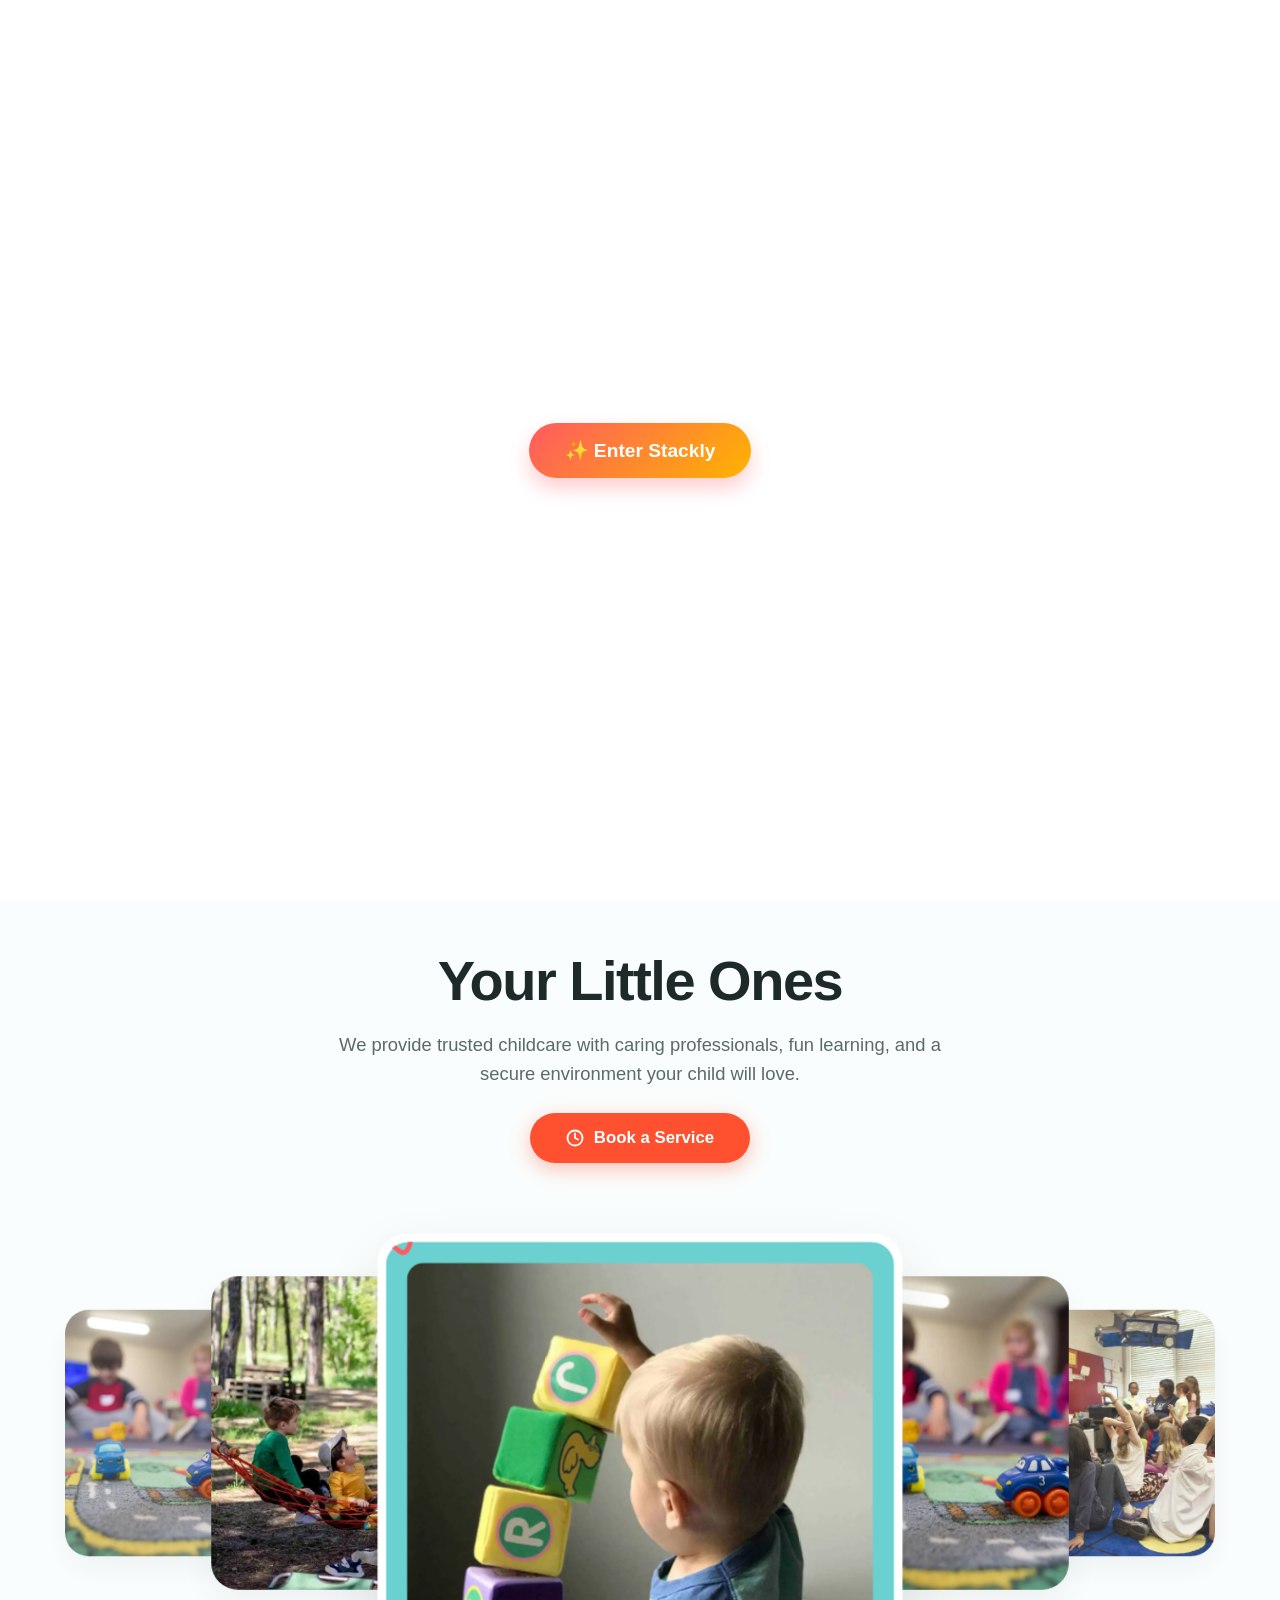
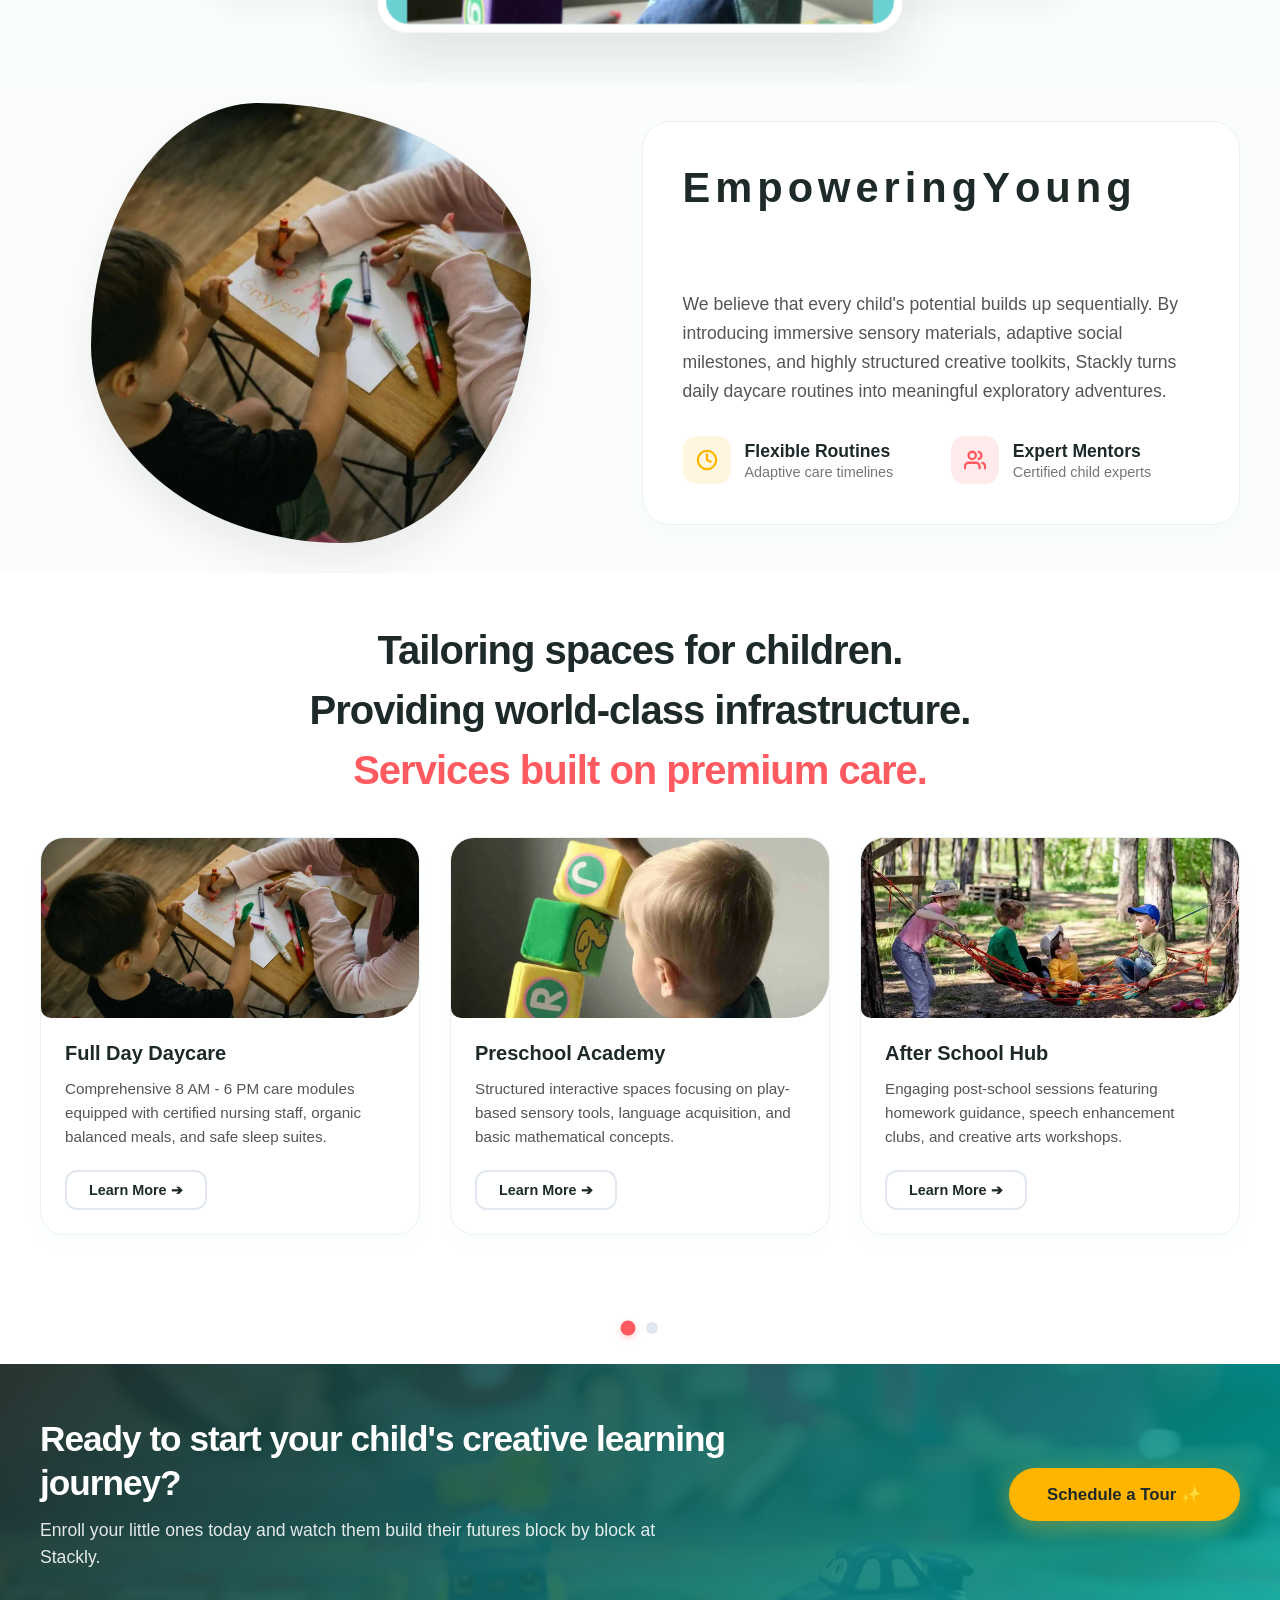
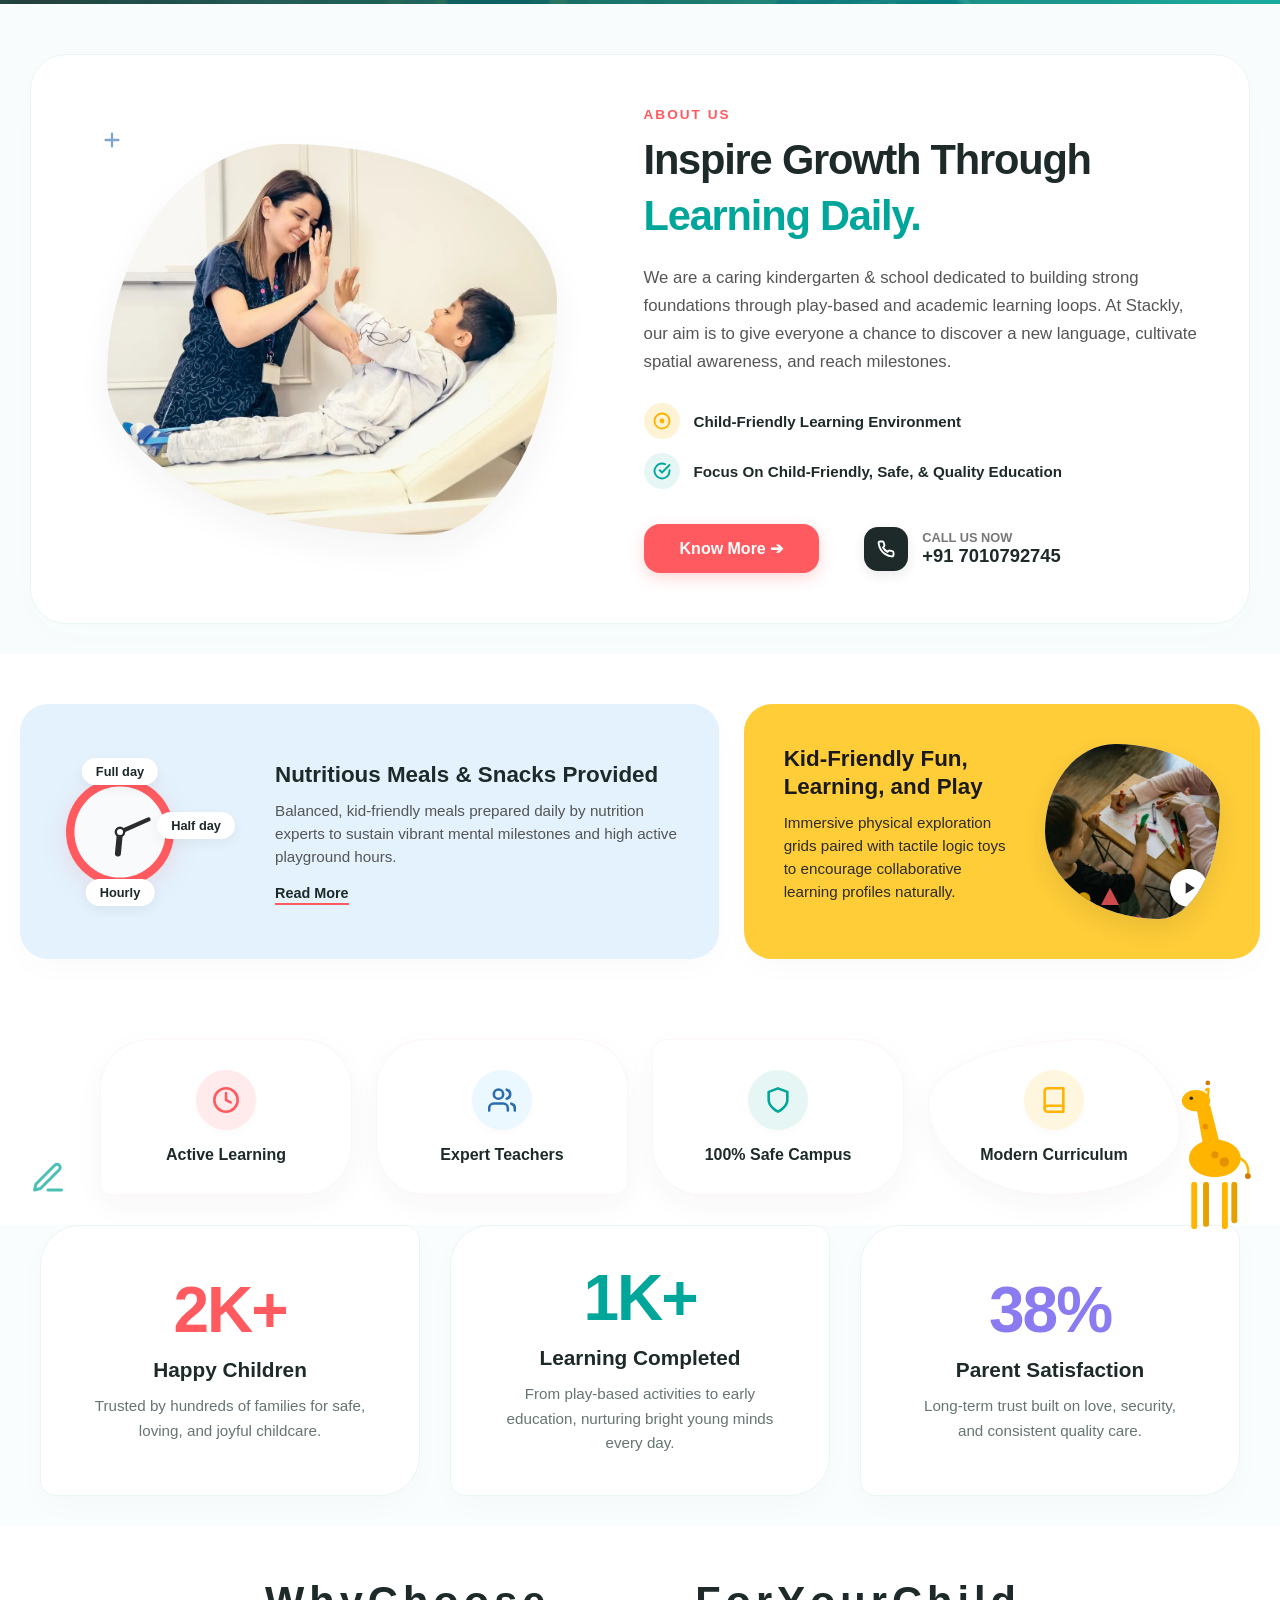
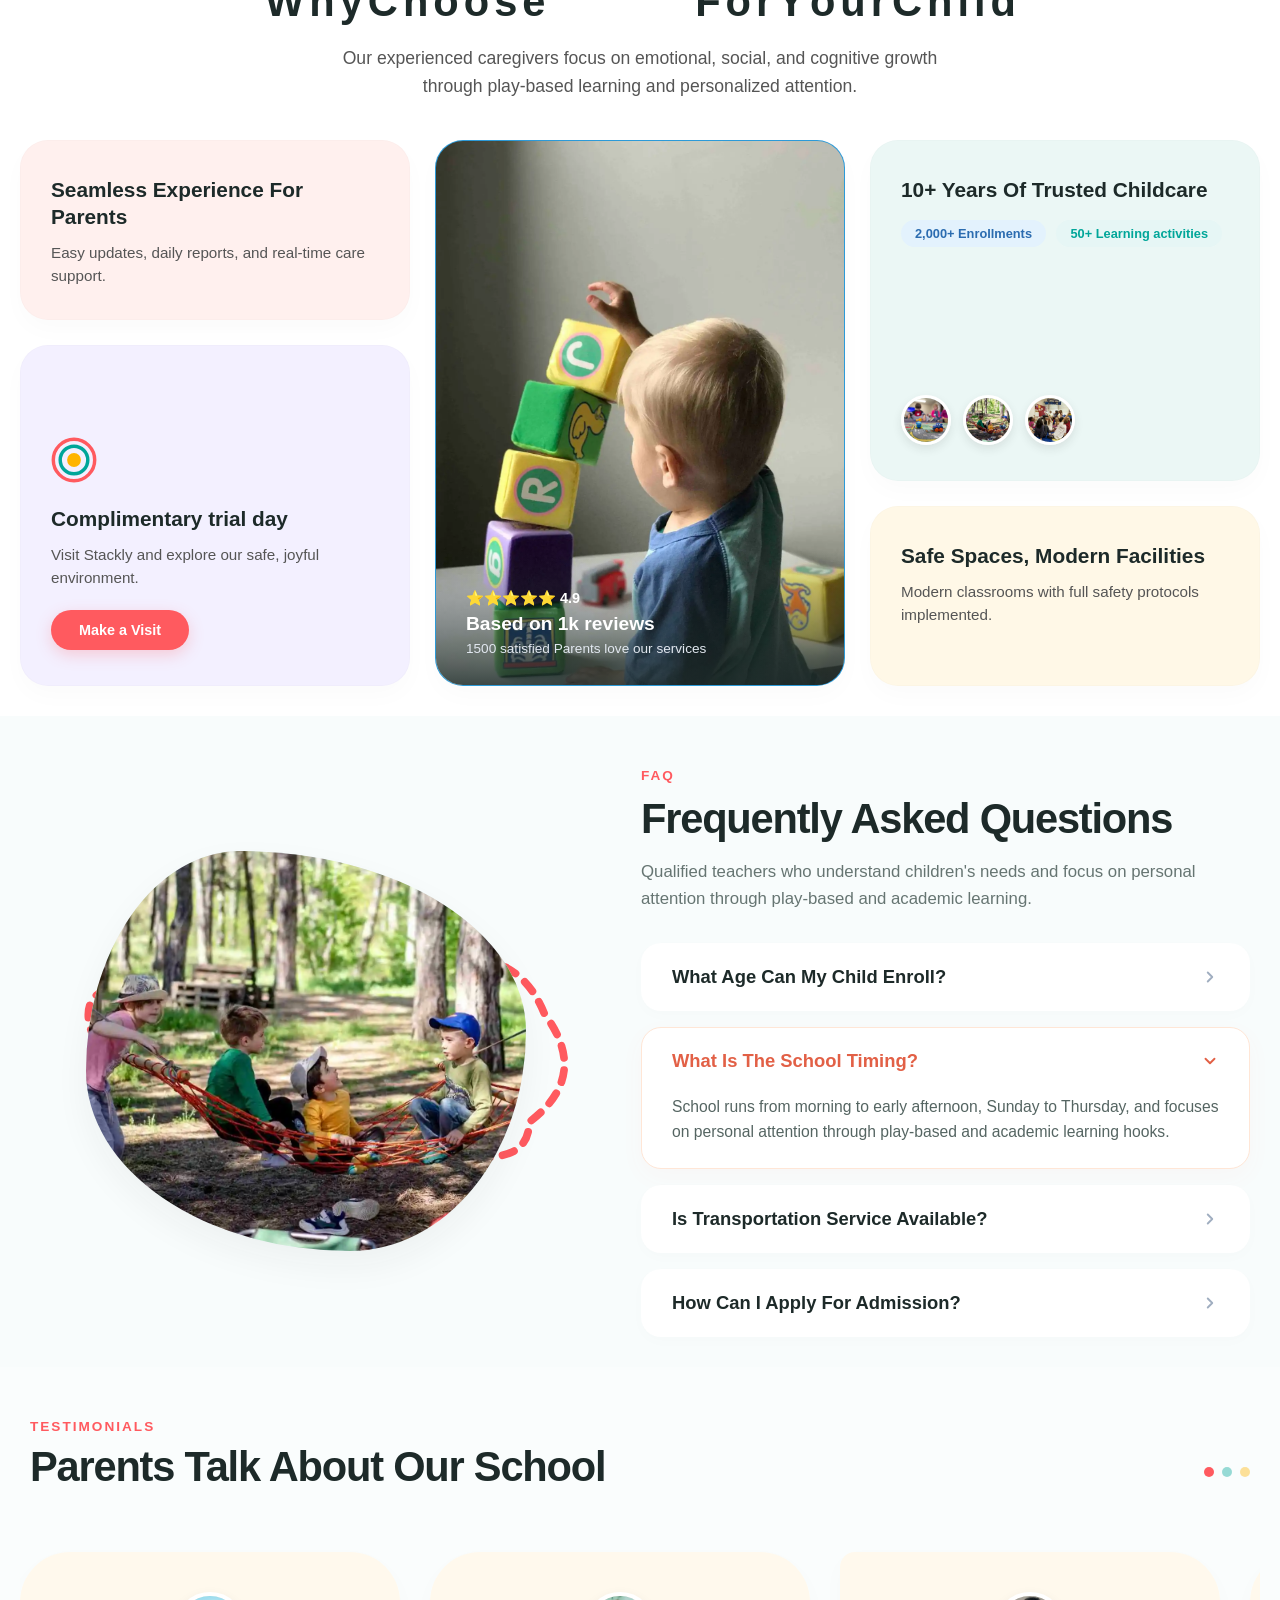
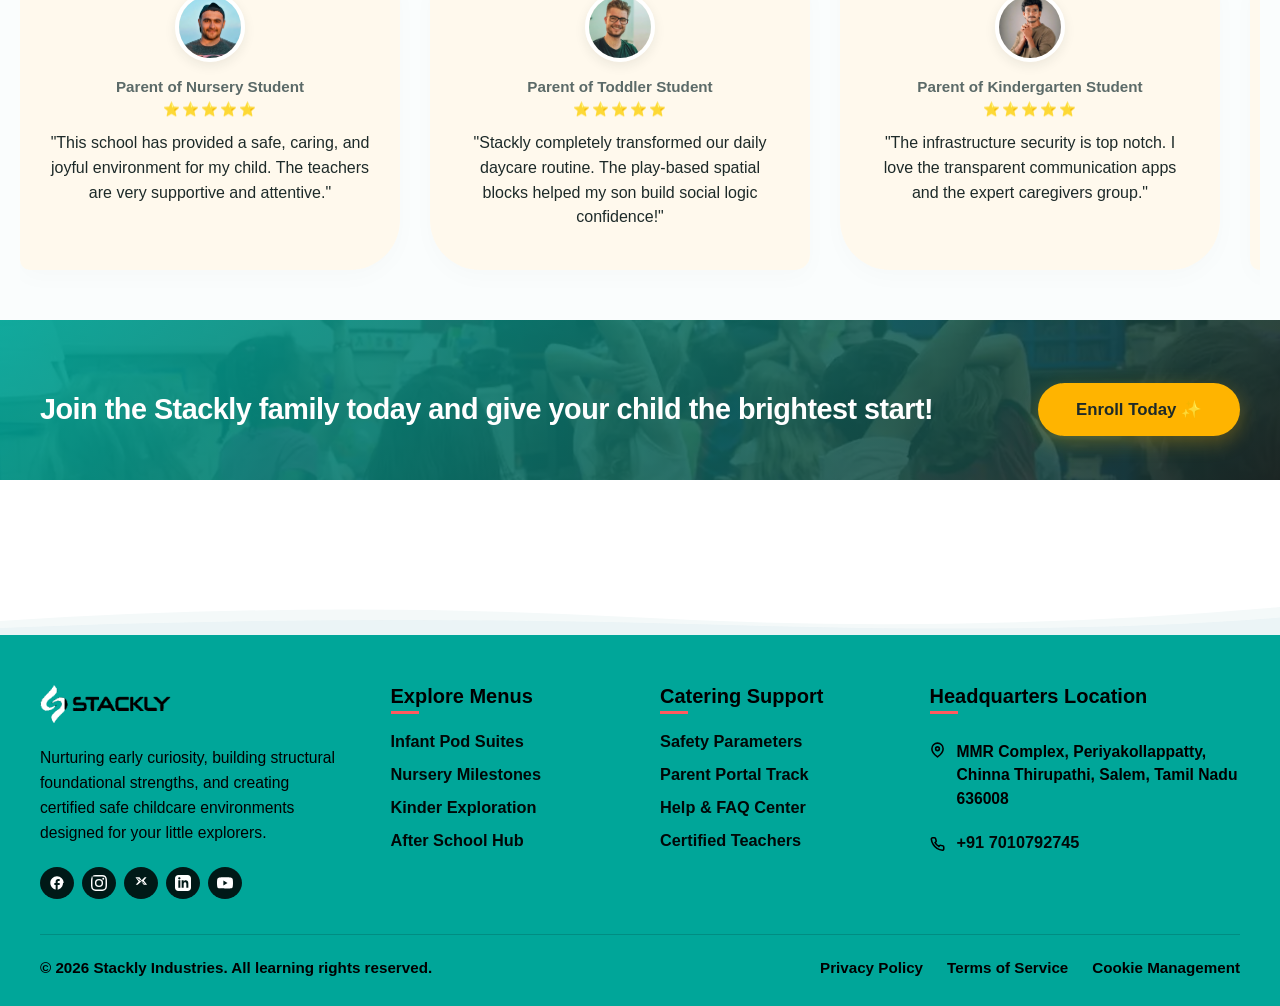
<file: index.html>
<!DOCTYPE html>
<html lang="en">
<head>
    <meta charset="UTF-8">
    <meta name="viewport" content="width=device-width, initial-scale=1.0">
    <title>Stackly - Creative Childcare Services</title>
    <!-- Linking external CSS styles -->
    <link rel="stylesheet" href="style.css">
</head>
<body>

    <!-- PRELOADER SCREEN OVERLAY -->
    <div id="preloader">
        <!-- Interactive Entrance Button (Ensures sound is allowed by web browsers) -->
        <div class="start-gate" id="startGate">
            <button class="start-btn" onclick="initiatePreloader()">✨ Enter Stackly</button>
        </div>

        <!-- Main Loading Assets Container (Triggered on click) -->
        <div class="loading-assets" id="loadingAssets">
            <!-- Vector Graphic: Childcare Stacking Blocks Layer -->
            <div class="vector-container">
                <svg viewBox="0 0 100 100" width="100%" height="100%">
                    <!-- Base Block -->
                    <rect class="block block-bottom" x="15" y="70" width="70" height="20" rx="4" />
                    <!-- Middle Block -->
                    <rect class="block block-middle" x="27.5" y="45" width="45" height="20" rx="4" />
                    <!-- Top Triangle Block -->
                    <polygon class="block block-top" points="50,15 35,38 65,38" />
                </svg>
            </div>

            <!-- Brand Logo Header Text -->
            <h1 class="brand-name">Stackly<span>.</span></h1>

            <!-- Loading Timing Bar Indicator -->
            <div class="progress-track">
                <div class="progress-bar" id="progressBar"></div>
            </div>
        </div>
    </div>



    <!-- Linking external Javascript behaviors -->
    <script>

        // --- NATIVE AUDIO SYNTHESIZER (Web Audio API) ---
// Generates a bright, warm, browser-safe chime sequence dynamically without external dependencies.
function playChimeSound() {
    try {
        const AudioContext = window.AudioContext || window.webkitAudioContext;
        const ctx = new AudioContext();
        
        // Note One: Bright Introduction Core Base
        let osc1 = ctx.createOscillator();
        let gain1 = ctx.createGain();
        osc1.type = 'triangle'; 
        osc1.frequency.setValueAtTime(523.25, ctx.currentTime); // C5 Note
        gain1.gain.setValueAtTime(0.15, ctx.currentTime);
        gain1.gain.exponentialRampToValueAtTime(0.001, ctx.currentTime + 0.6);
        osc1.connect(gain1);
        gain1.connect(ctx.destination);
        osc1.start();
        osc1.stop(ctx.currentTime + 0.6);

        // Note Two: Upbeat Harmonizing Accent delayed by 150 milliseconds
        setTimeout(() => {
            let osc2 = ctx.createOscillator();
            let gain2 = ctx.createGain();
            osc2.type = 'sine';
            osc2.frequency.setValueAtTime(659.25, ctx.currentTime); // E5 Note
            gain2.gain.setValueAtTime(0.2, ctx.currentTime);
            gain2.gain.exponentialRampToValueAtTime(0.001, ctx.currentTime + 0.8);
            osc2.connect(gain2);
            gain2.connect(ctx.destination);
            osc2.start();
            osc2.stop(ctx.currentTime + 0.8);
        }, 150);

    } catch (error) {
        console.warn("Audio presentation skipped due to client system security rules:", error);
    }
}

// --- STATE COORDINATION RUNNER ---
function initiatePreloader() {
    // 1. Fire Audio Chime Module
    playChimeSound();

    // 2. Tear down the static start interaction gate
    document.getElementById('startGate').style.display = 'none';
    
    // 3. Reveal Animated Loading elements 
    const loadingAssets = document.getElementById('loadingAssets');
    loadingAssets.style.display = 'flex';

    // 4. Trigger 2-Second Linear Track filling
    const bar = document.getElementById('progressBar');
    setTimeout(() => {
        bar.style.width = '100%';
    }, 50);

    // 5. Exit Preloader View and Introduce Main Landing Layout after exactly 2 seconds
    setTimeout(() => {
        const preloader = document.getElementById('preloader');
        const mainContent = document.getElementById('main-content');
        
        // Smooth Outward Transitions
        preloader.style.opacity = '0';
        preloader.style.transform = 'scale(1.05)';
        
        setTimeout(() => {
            preloader.style.display = 'none';
            // Smoothly ease in your main app canvas elements
            mainContent.classList.add('loaded');
        }, 500); // 500ms aligns with CSS exit style limits

    }, 2000); // Strict 2000ms duration requirement
}

    </script>

<header class="floating-header">
    <div class="header-container">
        
        <!-- Brand Logo (Refreshes Page on Click) -->
        <div class="logo-wrapper" onclick="refreshPage()">
            <img src="./assests/childcare logo.webp" alt="Stackly Logo" class="brand-img">
        </div>

        <!-- Mobile Hamburger Menu Icon Toggle -->
        <div class="hamburger-menu" id="hamburgerToggle" onclick="toggleMobileMenu()">
            <span class="bar"></span>
            <span class="bar"></span>
            <span class="bar"></span>
        </div>

        <!-- Centered Navigation Menu Layout -->
        <!-- Centered Navigation Menu Layout -->
<nav class="nav-menu" id="navMenu">

    <a href="index.html" class="nav-item active">Home</a>
    <a href="programs.html" class="nav-item">Programs</a>
    <a href="about.html" class="nav-item">About Us</a>
    <a href="blogs.html" class="nav-item">Blogs</a>
    <a href="contact.html" class="nav-item ">Contact</a>

    <!-- Mobile Parent Portal -->
    <div class="mobile-auth-action">
        <button class="auth-btn" onclick="window.location.href='login.html'">
            Parent Portal
        </button>
    </div>

</nav>

<!-- Desktop Authentication -->
<div class="auth-actions">
    <button class="auth-btn" onclick="window.location.href='login.html'">
        Parent Portal
    </button>
</div>
        
    </div>
</header>

<div id="mobileMenuBackdrop" class="mobile-menu-backdrop"></div>




<script>
/* =========================================================
   HEADER + MOBILE HAMBURGER MENU
   ========================================================= */

let savedScrollPosition = 0;


/* =========================================================
   REFRESH PAGE
   ========================================================= */

function refreshPage() {
    window.location.reload();
}


/* =========================================================
   TOGGLE MOBILE MENU
   ========================================================= */

function toggleMobileMenu() {

    const hamburger = document.getElementById("hamburgerToggle");
    const navMenu = document.getElementById("navMenu");
    const backdrop = document.getElementById("mobileMenuBackdrop");

    if (!hamburger || !navMenu) {
        return;
    }

    const isMenuOpen = navMenu.classList.contains("active");


    /* =====================================================
       OPEN MENU
       ===================================================== */

    if (!isMenuOpen) {

        /* Save current scroll position */
        savedScrollPosition =
            window.scrollY ||
            window.pageYOffset ||
            document.documentElement.scrollTop ||
            0;


        /* Fix body at current scroll position */
        document.body.style.top =
            "-" + savedScrollPosition + "px";


        /* Open hamburger */
        hamburger.classList.add("active");


        /* Open navigation */
        navMenu.classList.add("active");


        /* Show blurred background */
        if (backdrop) {
            backdrop.classList.add("active");
        }


        /* Lock HTML scrolling */
        document.documentElement.classList.add(
            "mobile-menu-open"
        );


        /* Lock BODY scrolling */
        document.body.classList.add(
            "mobile-menu-open"
        );

    }


    /* =====================================================
       CLOSE MENU
       ===================================================== */

    else {

        closeMobileMenu();

    }
}


/* =========================================================
   CLOSE MOBILE MENU
   ========================================================= */

function closeMobileMenu() {

    const hamburger =
        document.getElementById("hamburgerToggle");

    const navMenu =
        document.getElementById("navMenu");

    const backdrop =
        document.getElementById("mobileMenuBackdrop");


    if (!hamburger || !navMenu) {
        return;
    }


    /* Close hamburger */
    hamburger.classList.remove("active");


    /* Close navigation */
    navMenu.classList.remove("active");


    /* Hide backdrop */
    if (backdrop) {
        backdrop.classList.remove("active");
    }


    /* Unlock HTML */
    document.documentElement.classList.remove(
        "mobile-menu-open"
    );


    /* Unlock BODY */
    document.body.classList.remove(
        "mobile-menu-open"
    );


    /* Remove fixed positioning */
    document.body.style.top = "";


    /* Restore previous scroll position */
    window.scrollTo(
        0,
        savedScrollPosition
    );
}


/* =========================================================
   DOM READY
   ========================================================= */

document.addEventListener(
    "DOMContentLoaded",
    function () {


        /* ================================================
           NAVIGATION CLICK
           ================================================ */

        const navItems =
            document.querySelectorAll(".nav-item");


        navItems.forEach(function (item) {

            item.addEventListener(
                "click",
                function () {

                    closeMobileMenu();

                }
            );

        });


        /* ================================================
           BACKDROP CLICK
           ================================================ */

        const backdrop =
            document.getElementById(
                "mobileMenuBackdrop"
            );


        if (backdrop) {

            backdrop.addEventListener(
                "click",
                function () {

                    closeMobileMenu();

                }
            );

        }


        /* ================================================
           ESC KEY
           ================================================ */

        document.addEventListener(
            "keydown",
            function (event) {

                if (event.key === "Escape") {

                    const navMenu =
                        document.getElementById(
                            "navMenu"
                        );


                    if (
                        navMenu &&
                        navMenu.classList.contains(
                            "active"
                        )
                    ) {

                        closeMobileMenu();

                    }

                }

            }
        );


        /* ================================================
           WINDOW RESIZE
           Close mobile menu when switching to desktop
           ================================================ */

        window.addEventListener(
            "resize",
            function () {

                if (window.innerWidth > 992) {

                    const navMenu =
                        document.getElementById(
                            "navMenu"
                        );


                    if (
                        navMenu &&
                        navMenu.classList.contains(
                            "active"
                        )
                    ) {

                        closeMobileMenu();

                    }

                }

            }
        );

    }
);


/* =========================================================
   PREVENT TOUCH SCROLL OUTSIDE MENU
   ========================================================= */

document.addEventListener(
    "touchmove",
    function (event) {

        const navMenu =
            document.getElementById("navMenu");


        if (
            navMenu &&
            navMenu.classList.contains("active")
        ) {

            /*
             * Prevent background page from scrolling.
             * Allow touch movement inside navigation.
             */

            if (!navMenu.contains(event.target)) {

                event.preventDefault();

            }

        }

    },
    {
        passive: false
    }
);


/* =========================================================
   PREVENT MOUSE WHEEL SCROLL OUTSIDE MENU
   ========================================================= */

document.addEventListener(
    "wheel",
    function (event) {

        const navMenu =
            document.getElementById("navMenu");


        if (
            navMenu &&
            navMenu.classList.contains("active")
        ) {

            /*
             * Prevent background page from scrolling.
             * Allow wheel movement inside navigation.
             */

            if (!navMenu.contains(event.target)) {

                event.preventDefault();

            }

        }

    },
    {
        passive: false
    }
);
</script>






<!-- FULL WIDTH & HEIGHT HERO BANNER -->
<section class="hero-fresh-banner" id="home">
    <div class="hero-fresh-container">
        
        <!-- Left Side: Core Brand Copy with Letter-by-Letter Framework -->
        <div class="hero-fresh-content">
<h1 class="hero-fresh-title" id="freshAnimatedTitle">
    Building Futures Block by Block
</h1>
            <p class="hero-fresh-subtitle">
                Welcome to Stackly. Discover early childhood pathways where active, play-based frameworks meet modern safety standards to give your children the strongest foundation possible.
            </p>
            
            <!-- Dual Interactive Floating Action Triggers -->
            <div class="hero-fresh-actions">
               <button
    class="hero-cta-btn primary-fresh float-node-1"
    onclick="window.location.href='404.html'">
    Enroll Now ✨
</button>

<button
    class="hero-cta-btn secondary-fresh float-node-2"
    onclick="window.location.href='404.html'">
    Our Programs ➔
</button>
            </div>
        </div>

        <!-- Right Side: Irregular Geometric Fluid Video Canvas -->
        <div class="hero-fresh-media">
            <div class="organic-fluid-mask">
                <video autoplay loop muted playsinline class="mask-video-player">
                    <source src="./assests/hero.mp4" type="video/mp4">
                    Your browser does not support the video tag.
                </video>
            </div>
        </div>

    </div>
</section>

<style>
    /* --- BRAND CORE STYLE SYSTEM --- */
:root {
    --primary-color: #FF5A5F;   /* Bright Coral */
    --secondary-color: #FFB400; /* Warm Yellow */
    --accent-color: #00A699;    /* Fresh Teal */
    --text-main: #2B2B2B;       /* Deep Charcoal */
}

/* --- FULL WINDOW VIEWPORT FRAME --- */
.hero-fresh-banner { 
    width: 100vw; 
    height: 100vh;
    min-height: 650px; 
    background: linear-gradient(135deg, #FFFFFF 0%, #F5FAFA 100%); 
    padding: 0 0 10px 0; /* top right bottom left */
    display: flex; 
    align-items: center; 
    justify-content: center; 
    position: relative; 
    overflow: hidden; 
}
.hero-fresh-container {
    width: 100%;
    max-width: 1300px;
    margin: 0 auto;
    display: grid;
    grid-template-columns: 1.15fr 0.85fr;
    gap: 50px;
    align-items: center;
}

/* --- LEFT REGION: BRAND ENGAGEMENT INDEX --- */
.hero-fresh-content {
    text-align: left;
    display: flex;
    flex-direction: column;
    justify-content: center;
}

/* Letter-by-Letter Alignment Mapping */
.hero-fresh-title {
    font-size: 3.8rem;
    font-weight: 800;
    line-height: 1.15;
    color: var(--text-main);
    letter-spacing: -1.5px;
    margin-bottom: 24px;
    display: flex;
    flex-wrap: wrap;
    gap: 0 6px; /* Clean gap breaks between individual words */
}

/* Base style mapping for standard character entry */
.hero-fresh-title span {
    display: inline-block;
    opacity: 0;
    transform: translateY(15px) scale(0.92);
    animation: bounceInCharacter 0.45s cubic-bezier(0.175, 0.885, 0.32, 1.15) forwards;
}

.hero-fresh-title .coral-highlight span {
    color: var(--primary-color);
}

.hero-fresh-subtitle {
    font-size: 1.2rem;
    line-height: 1.7;
    color: #555555;
    max-width: 560px;
    margin-bottom: 35px;
}

/* --- FLOATING CALL TO ACTION SYSTEM --- */
.hero-fresh-actions {
    display: flex;
    gap: 18px;
    align-items: center;
}

.hero-cta-btn {
    padding: 16px 36px;
    font-size: 1.05rem;
    font-weight: 700;
    border-radius: 18px;
    border: none;
    cursor: pointer;
    transition: background-color 0.3s, transform 0.2s, box-shadow 0.2s;
}

.primary-fresh {
    background-color: var(--accent-color);
    color: #FFFFFF;
    box-shadow: 0 6px 18px rgba(0, 166, 153, 0.25);
}
.primary-fresh:hover { background-color: #008C81; }

.secondary-fresh {
    background-color: #FFFFFF;
    color: var(--text-main);
    box-shadow: 0 6px 18px rgba(43, 43, 43, 0.04);
    border: 2px solid #E6ECEF;
}
.secondary-fresh:hover { background-color: #F8FAFB; }

/* Dynamic Floating Node Physics Loops */
.float-node-1 { animation: rhythmicFloat 4.5s ease-in-out infinite alternate; }
.float-node-2 { animation: rhythmicFloat 4.5s ease-in-out infinite alternate-reverse; animation-delay: 0.6s; }

.hero-cta-btn:hover {
    transform: translateY(-4px) scale(1.02);
    box-shadow: 0 10px 22px rgba(43, 43, 43, 0.12);
}

/* --- RIGHT REGION: ORGANIC GEOMETRIC VIDEO CONTAINER --- */
.hero-fresh-media {
    display: flex;
    justify-content: center;
    align-items: center;
}

/* Custom non-standard shape (Not a rectangle, circle, or standard square) */
.organic-fluid-mask {
    position: relative;
    width: 100%;
    max-width: 460px;
    aspect-ratio: 1 / 1;
    overflow: hidden;
    background-color: var(--secondary-color);
    /* Morphing blob curve coordinates */
    border-radius: 54% 46% 62% 38% / 41% 59% 41% 59%;
    box-shadow: 0 20px 45px rgba(43, 43, 43, 0.1);
    animation: continuousMorph 12s ease-in-out infinite alternate;
}

.mask-video-player {
    width: 100%;
    height: 100%;
    object-fit: cover;
    transform: scale(1.04); /* Conceals clipping perimeter pixel gaps */
}

/* --- HARDWARE-ACCELERATED ANIMATIONS KEYFRAMES --- */
@keyframes bounceInCharacter {
    to {
        opacity: 1;
        transform: translateY(0) scale(1);
    }
}

@keyframes rhythmicFloat {
    0% { transform: translateY(0); }
    100% { transform: translateY(-8px); }
}

@keyframes continuousMorph {
    0% { border-radius: 54% 46% 62% 38% / 41% 59% 41% 59%; }
    50% { border-radius: 65% 35% 48% 52% / 55% 45% 55% 45%; }
    100% { border-radius: 46% 54% 38% 62% / 48% 52% 38% 62%; }
}

/* --- ADAPTIVE BREAKPOINT MAXIMIZATION SYSTEM --- */
@media (max-width: 992px) {
    .hero-fresh-banner { height: auto; min-height: auto; padding: 130px 24px 60px 24px; }
    .hero-fresh-container { grid-template-columns: 1fr; gap: 60px; text-align: center; }
    .hero-fresh-content { align-items: center; text-align: center; }
    .hero-fresh-title { font-size: 2.6rem; justify-content: center; }
    .hero-fresh-subtitle { margin-left: auto; margin-right: auto; }
    .organic-fluid-mask { max-width: 360px; }
}

@media (max-width: 480px) {
    .hero-fresh-title { font-size: 2.1rem; }
    .hero-fresh-actions { flex-direction: column; width: 100%; gap: 12px; }
    .hero-cta-btn { width: 100%; text-align: center; }
}

</style>

<script>
    /**
 * Stackly Childcare Website - Slower Sequential Letter Cascade Controller
 */
document.addEventListener("DOMContentLoaded", () => {
    runFreshLetterReveal();
});

function runFreshLetterReveal() {
    const letters = document.querySelectorAll("#freshAnimatedTitle span");
    if (letters.length === 0) return;

    let indexCount = 0;

    letters.forEach((letter) => {
        // Safe bypass parameter to ensure layout containers don't stall the indexing math
        if (letter.classList.contains("coral-highlight")) return;

        // Apply a crisp, staggered transition entry footprint (35ms per character gap)
        letter.style.animationDelay = `${indexCount * 0.035}s`;
        indexCount++;
    });
}

</script>

<!-- DYNAMIC SCROLL-REVEAL CAROUSEL SHOWCASE -->
<section class="carousel-showcase-section" id="showcase">
    
    <!-- TOP CONTENT BLOCK: SCROLL ANIMATED BOTTOM-TO-TOP -->
    <div class="showcase-header-pod scroll-bottom-to-top" id="showcaseHeader">
        <h2 class="showcase-main-title">Your Little Ones</h2>
        <p class="showcase-subtitle">
            We provide trusted childcare with caring professionals, fun learning, and a secure environment your child will love.
        </p>
        
        <!-- Interactive Floating Call-To-Action Trigger Button -->
        <div class="showcase-action-deck">
          <button
    class="showcase-cta-btn floating-action-node"
    onclick="window.location.href='404.html'">

    <!-- Inline Custom Service Vector Icon Badge -->
    <svg
        class="cta-vector-badge"
        viewBox="0 0 24 24"
        width="18"
        height="18"
        fill="none"
        stroke="currentColor"
        stroke-width="2.5"
        stroke-linecap="round"
        stroke-linejoin="round">

        <path d="M12 22c5.523 0 10-4.477 10-10S17.523 2 12 2 2 6.477 2 12s4.477 10 10 10z"/>
        <path d="M12 6v6l4 2"/>

    </svg>

    Book a Service
</button>
        </div>
    </div>

    <!-- BOTTOM CONTENT BLOCK: AUTOMATIC STACKED CARD INTERCHANGE ENGINE -->
    <div class="showcase-gallery-stage">
        <div class="stacked-cards-window" id="cardsWindow">
            
            <!-- Hidden Outer Left Buffer Card (Position Far Left) -->
            <div class="gallery-card card-hidden-left">
                <img src="./assests/care 2.webp" alt="Creative Arts Activity" class="gallery-display-img">
            </div>

            <!-- Left Background Overlapping Card -->
            <div class="gallery-card card-left">
                <img src="./assests/care 3.webp" alt="Nurturing Daycare Playroom" class="gallery-display-img">
            </div>

            <!-- Left Inner Wing Card (Replicating Overlap profile from reference) -->
            <div class="gallery-card card-left-wing">
                <img src="./assests/outdoor.webp" alt="Child Nurturing Exploration" class="gallery-display-img">
            </div>

            <!-- Hero Featured Foreground Main Card (Bright Teal Stage Backplate) -->
            <div class="gallery-card card-center-hero">
                <div class="hero-teal-backplate">
                    <img src="./assests/preschool.webp" alt="Smiling Active Little Baby" class="gallery-display-img">
                    
                    <!-- Decorative Graphic Vector Wiggle Mark Indicator -->
                    <div class="vector-wiggle-badge">
                        <svg viewBox="0 0 40 40" width="100%" height="100%">
                            <path d="M5,12 Q12,5 18,15 T32,8" fill="none" stroke="#FF5A5F" stroke-width="4" stroke-linecap="round"/>
                            <path d="M8,22 Q16,15 22,25 T36,18" fill="none" stroke="#FF5A5F" stroke-width="4" stroke-linecap="round"/>
                        </svg>
                    </div>
                </div>
            </div>

            <!-- Right Inner Wing Card (Replicating Overlap profile from reference) -->
            <div class="gallery-card card-right-wing">
                <img src="./assests/care 3.webp" alt="Tactile Learning Toys Room" class="gallery-display-img">
            </div>

            <!-- Right Background Overlapping Card -->
            <div class="gallery-card card-right">
                <img src="./assests/care center.webp" alt="Kindergarten Group Session" class="gallery-display-img">
            </div>

            <!-- Hidden Outer Right Buffer Card (Position Far Right) -->
            <div class="gallery-card card-hidden-right">
                <img src="./assests/weekend bootcamp.webp" alt="Immersive Block Exploration" class="gallery-display-img">
            </div>

        </div>
    </div>

</section>

<style>
    /* --- SITE CONTEXT CONFIG VARIABLES --- */
:root {
    --primary-color: #FF5A5F;   /* Bright Coral */
    --secondary-color: #FFB400; /* Warm Yellow */
    --accent-color: #00A699;    /* Fresh Teal */
    --text-main: #1D2A29;       /* Deep Organic Charcoal */
    --card-radius: 24px;
}

/* --- MAIN SECTION HOUSING CANVAS --- */
.carousel-showcase-section {
    width: 100%;
    background-color: #FAFDFD;
    /* DESIGN ASSIGNED CONSTANT PADDINGS: 50px Top, 30px Bottom */
    padding: 50px 20px 30px 20px;
    overflow: hidden;
    position: relative;
    text-align: center;
}

/* ================= TOP LAYER: SCROLL REVEAL CONTENT DECK ================= */
.showcase-header-pod {
    max-width: 780px;
    margin: 0 auto 50px auto;
    display: flex;
    flex-direction: column;
    align-items: center;
}

.showcase-main-title {
    font-size: 3.5rem;
    font-weight: 900;
    color: var(--text-main);
    letter-spacing: -1.5px;
    margin-bottom: 18px;
    line-height: 1.1;
}

.showcase-subtitle {
    font-size: 1.15rem;
    line-height: 1.6;
    color: #5B6A68;
    max-width: 640px;
    margin-bottom: 25px;
}

/* --- BOTTOM-TO-TOP SCROLL KEYFRAME INTERFACE REVEAL --- */
.scroll-bottom-to-top {
    opacity: 0;
    transform: translateY(40px);
    transition: opacity 0.8s cubic-bezier(0.215, 0.610, 0.355, 1), 
                transform 0.8s cubic-bezier(0.215, 0.610, 0.355, 1);
}

.scroll-bottom-to-top.activated-node {
    opacity: 1;
    transform: translateY(0);
}

/* --- FLOATING ACTION CALL TRIGGER CTA --- */
.showcase-action-deck {
    position: relative;
    z-index: 5;
}

.showcase-cta-btn {
    background-color: #FF512F; /* Deep Safety Orange Theme Matching Reference */
    color: #FFFFFF;
    border: none;
    padding: 15px 36px;
    font-size: 1.05rem;
    font-weight: 700;
    border-radius: 50px;
    cursor: pointer;
    display: flex;
    align-items: center;
    gap: 10px;
    box-shadow: 0 6px 20px rgba(255, 81, 47, 0.35);
    transition: background-color 0.3s, transform 0.2s, box-shadow 0.2s;
}

.showcase-cta-btn:hover {
    background-color: #E04323;
    transform: translateY(-4px) scale(1.02);
    box-shadow: 0 10px 25px rgba(255, 81, 47, 0.45);
}

.floating-action-node {
    animation: ctaFloatMotion 4s ease-in-out infinite alternate;
}
@keyframes ctaFloatMotion { 0% { transform: translateY(0); } 100% { transform: translateY(-7px); } }

.cta-vector-badge {
    display: inline-block;
    flex-shrink: 0;
}

/* ================= BOTTOM LAYER: STACKED RUNTIME CAROUSEL ENGINE ================= */
.showcase-gallery-stage {
    width: 100%;
    max-width: 1200px;
    margin: 0 auto;
    position: relative;
}

.stacked-cards-window {
    position: relative;
    width: 100%;
    height: 440px; /* Protected window canvas elevation box */
    display: flex;
    justify-content: center;
    align-items: center;
}

/* Universal Base Architecture for Swapping Image Nodes */
.gallery-card {
    position: absolute;
    overflow: hidden;
    border-radius: var(--card-radius);
    background-color: #FFFFFF;
    box-shadow: 0 15px 35px rgba(29, 42, 41, 0.06);
    /* High performance hardware accelerated transitions mappings */
    transition: transform 0.75s cubic-bezier(0.4, 0, 0.2, 1), 
                opacity 0.75s cubic-bezier(0.4, 0, 0.2, 1), 
                z-index 0.75s ease;
    will-change: transform, opacity;
}

.gallery-display-img {
    width: 100%;
    height: 100%;
    object-fit: cover;
    pointer-events: none;
    display: block;
}

/* --- STATE CONFIG MATRIX: SPATIAL TRANSFORM COEFFICIENTS (AUTOMATED SWAPPING) --- */

/* 1. Core Foreground Hero Focus Element (Bright Cyan/Teal Canvas Backdrop) */
.card-center-hero {
    width: 500px;
    height: 380px;
    z-index: 50;
    opacity: 1;
    transform: translateX(0) scale(1.05);
    border: 8px solid #FFFFFF;
    box-shadow: 0 25px 55px rgba(29, 42, 41, 0.12);
}
.hero-teal-backplate {
    width: 100%; height: 100%;
    background-color: #6BD0D0; /* Authentic layout bright teal backplate profile mapping */
    padding: 20px 20px 0 20px;
    position: relative;
    border-radius: calc(var(--card-radius) - 6px);
}
.hero-teal-backplate .gallery-display-img {
    border-radius: calc(var(--card-radius) - 12px) calc(var(--card-radius) - 12px) 0 0;
}

/* 2. Left & Right Inner Wings Layout Layers (Overlapping boundaries) */
.card-left-wing {
    width: 250px; height: 330px; z-index: 40; opacity: 1;
    transform: translateX(-310px) scale(0.95);
}
.card-right-wing {
    width: 250px; height: 330px; z-index: 40; opacity: 1;
    transform: translateX(310px) scale(0.95);
}

/* 3. Left & Right Background Distant Frame Layers */
.card-left {
    width: 200px; height: 290px; z-index: 30; opacity: 0.85;
    transform: translateX(-490px) scale(0.85);
}
.card-right {
    width: 200px; height: 290px; z-index: 30; opacity: 0.85;
    transform: translateX(490px) scale(0.85);
}

/* 4. Outer Hidden Virtual Buffer Channels (Pre-loads assets loop outside visibility borders) */
.card-hidden-left {
    width: 180px; height: 260px; z-index: 10; opacity: 0;
    transform: translateX(-650px) scale(0.7);
}
.card-hidden-right {
    width: 180px; height: 260px; z-index: 10; opacity: 0;
    transform: translateX(650px) scale(0.7);
}

/* Micro Graphic Vector Orange Wiggle Elements Anchor Positioning */
.vector-wiggle-badge {
    position: absolute;
    top: -20px;
    left: -15px;
    width: 45px;
    height: 45px;
    z-index: 60;
    transform: rotate(-15deg);
}

/* ================= ADAPTIVE RESPONSIVE COMPACT BREAKPOINTS ================= */
@media (max-width: 1100px) {
    .showcase-main-title { font-size: 2.8rem; }
    .stacked-cards-window { height: 380px; }
    
    .card-center-hero { width: 400px; height: 320px; }
    .card-left-wing  { width: 200px; height: 280px; transform: translateX(-240px) scale(0.93); }
    .card-right-wing { width: 200px; height: 280px; transform: translateX(-240px) scale(0.93); z-index: 35; } /* Stack safely behind hero bounds */
    .card-right-wing { transform: translateX(240px) scale(0.93); }
    
    .card-left, .card-right, .card-hidden-left, .card-hidden-right { display: none !important; } /* Crop distant cards to optimize tablet screens */
}

@media (max-width: 600px) {
    .carousel-showcase-section { padding: 40px 16px 30px 16px; }
    .showcase-main-title { font-size: 2.2rem; }
    .showcase-subtitle { font-size: 1rem; }
    
    .stacked-cards-window { height: 320px; }
    .card-center-hero { width: 88vw; height: 270px; border: 4px solid #FFFFFF; }
    .hero-teal-backplate { padding: 12px 12px 0 12px; }
    
    .card-left-wing, .card-right-wing { display: none !important; } /* Focus entirely on the active hero card for mobile devices */
    .showcase-cta-btn { width: 100%; justify-content: center; }
}

</style>

<script>
    /**
 * Stackly Childcare Website - Automatic Interchanging Carousel Engine
 */
document.addEventListener("DOMContentLoaded", () => {
    initScrollRevealBottomToTop();
    initAutomatedCardRotator();
});

// 1. HEADER SCROLL DETECTION: Animates parent text node card from bottom to top upon approach
function initScrollRevealBottomToTop() {
    const headerNode = document.getElementById("showcaseHeader");
    if (!headerNode) return;

    const windowObserver = new IntersectionObserver((entries, observer) => {
        entries.forEach(entry => {
            if (entry.isIntersecting) {
                entry.target.classList.add("activated-node");
                observer.unobserve(entry.target); // Unbind cleanly to maintain memory parameters
            }
        });
    }, { root: null, threshold: 0.15 });

    windowObserver.observe(headerNode);
}

// 2. AUTOMATED CARD SLIDE TICKER: Continuously cycles geometric configurations every 3 seconds
function initAutomatedCardRotator() {
    const windowCasing = document.getElementById("cardsWindow");
    if (!windowCasing) return;

    // Ordered sequence string representations reflecting stylesheet matrix classes map
    const activeLayoutStates = [
        "card-hidden-left",
        "card-left",
        "card-left-wing",
        "card-center-hero",
        "card-right-wing",
        "card-right",
        "card-hidden-right"
    ];

    // Select live child nodes inside viewport housing
    let currentCardsList = Array.from(windowCasing.querySelectorAll(".gallery-card"));
    if (currentCardsList.length < 3) return;

    setInterval(() => {
        // Pop the trailing item off the array chain and inject it at the beginning of loop sequences
        const lastCardNode = currentCardsList.pop();
        currentCardsList.unshift(lastCardNode);

        // Map fresh structural style tags seamlessly across active card elements
        currentCardsList.forEach((card, index) => {
            // Remove previous design tokens completely from class lists
            activeLayoutStates.forEach(stateClass => card.classList.remove(stateClass));
            
            // Assign calculated next position token configuration class
            card.classList.add(activeLayoutStates[index]);
        });

    }, 3000); // 3000ms target automatic interchange frequency interval
}

</script>

<!-- ADVANCED ABOUT EXTENSION HOUSING -->
<section class="about-next-section" id="about-more">
    <div class="about-next-container">
        
        <!-- Left Column: Asymmetrical Pebble Masked Auto-Changing Slideshow Track -->
        <div class="about-next-media-vault">
            <div class="attractive-pebble-mask">
                <div class="about-next-slideshow-track" id="aboutNextSlideshow">
                    <img src="./assests/care center.webp" alt="Children interactive group play" class="next-slide-img active">
                    <img src="./assests/care 2.webp" alt="Nurturing classroom reading time" class="next-slide-img">
                    <img src="./assests/care 3.webp" alt="Creative spatial block mechanics" class="next-slide-img">
                </div>
                <!-- Ambient Backdrop Radiant Glow Accent -->
                <div class="pebble-glow-accent"></div>
            </div>
        </div>

        <!-- Right Column: Content Deck with Mouse Glow Tracking & Scroll Letter Triggers -->
        <div class="about-next-content-card" id="aboutNextGlowCard">
            <!-- Scroll-Triggered Letter-by-Letter Headline Matrix -->
            <h2 class="about-next-headline" id="aboutNextScrollTitle">
                <span>E</span><span>m</span><span>p</span><span>o</span><span>w</span><span>e</span><span>r</span><span>i</span><span>n</span><span>g</span> 
                <span>Y</span><span>o</span><span>u</span><span>n</span><span>g</span> 
                <span class="teal-highlight"><span>M</span><span>i</span><span>n</span><span>d</span><span>s</span></span>
            </h2>
            
            <p class="about-next-description">
                We believe that every child's potential builds up sequentially. By introducing immersive sensory materials, adaptive social milestones, and highly structured creative toolkits, Stackly turns daily daycare routines into meaningful exploratory adventures.
            </p>

            <!-- Vector Driven Interactive Feature Layout -->
            <div class="about-next-grid-list">
                <div class="next-grid-item">
                    <div class="vector-badge-casing yellow-bg">
                        <svg viewBox="0 0 24 24" width="22" height="22" fill="none" stroke="#FFB400" stroke-width="2.5" stroke-linecap="round" stroke-linejoin="round">
                            <path d="M12 22c5.523 0 10-4.477 10-10S17.523 2 12 2 2 6.477 2 12s4.477 10 10 10z"/>
                            <path d="M12 6v6l4 2"/>
                        </svg>
                    </div>
                    <div>
                        <h3>Flexible Routines</h3>
                        <p>Adaptive care timelines</p>
                    </div>
                </div>

                <div class="next-grid-item">
                    <div class="vector-badge-casing coral-bg">
                        <svg viewBox="0 0 24 24" width="22" height="22" fill="none" stroke="#FF5A5F" stroke-width="2.5" stroke-linecap="round" stroke-linejoin="round">
                            <path d="M17 21v-2a4 4 0 0 0-4-4H5a4 4 0 0 0-4 4v2"/>
                            <circle cx="9" cy="7" r="4"/>
                            <path d="M23 21v-2a4 4 0 0 0-3-3.87"/>
                            <path d="M16 3.13a4 4 0 0 1 0 7.75"/>
                        </svg>
                    </div>
                    <div>
                        <h3>Expert Mentors</h3>
                        <p>Certified child experts</p>
                    </div>
                </div>
            </div>
        </div>

    </div>
</section>

<style>
    /* --- COMPONENT TOKEN SYSTEM --- */
:root {
    --primary-color: #FF5A5F;   /* Bright Coral */
    --secondary-color: #FFB400; /* Warm Yellow */
    --accent-color: #00A699;    /* Fresh Teal */
    --text-main: #2B2B2B;       /* Deep Charcoal */
    --card-surface: #FFFFFF;
}

/* --- WRAPPER CASING STRUCTURE --- */
.about-next-section {
    width: 100%;
    background-color: #FBFDFD;
    /* REDUCED TARGET PADDING VALUES: 50px Top, 30px Bottom */
    padding: 20px 20px 30px 20px;
    overflow: hidden;
    position: relative;
}

.about-next-container {
    width: 100%;
    max-width: 1200px;
    margin: 0 auto;
    display: grid;
    grid-template-columns: 0.95fr 1.05fr; /* Aligns Image Left, Content Right */
    gap: 60px;
    align-items: center;
}

/* --- LEFT SIDE: ATTRACTIVE PEBBLE SHAPE & AUTOMATIC CYCLE SLIDESHOW --- */
.about-next-media-vault {
    display: flex;
    justify-content: center;
    position: relative;
}

/* Custom irregular geometric organic fluid shape (Strictly NOT rectangle, square, or standard circle) */
.attractive-pebble-mask {
    position: relative;
    width: 100%;
    max-width: 440px;
    aspect-ratio: 1 / 1;
    overflow: hidden;
    /* Organic multi-point asymmetrical smooth pebble architecture layout curves */
    border-radius: 38% 62% 43% 57% / 55% 40% 60% 45%;
    box-shadow: 0 20px 40px rgba(43, 43, 43, 0.08);
    background-color: #EAF5F5;
    z-index: 5;
    transition: transform 0.4s ease;
}

.attractive-pebble-mask:hover {
    transform: scale(1.02) rotate(1deg);
}

.about-next-slideshow-track {
    width: 100%;
    height: 100%;
    position: relative;
}

.next-slide-img {
    position: absolute;
    top: 0;
    left: 0;
    width: 100%;
    height: 100%;
    object-fit: cover;
    opacity: 0;
    transform: scale(1.08);
    transition: opacity 0.8s cubic-bezier(0.4, 0, 0.2, 1), 
                transform 1.2s cubic-bezier(0.4, 0, 0.2, 1);
}

.next-slide-img.active {
    opacity: 1;
    transform: scale(1);
    z-index: 2;
}

.pebble-glow-accent {
    position: absolute;
    bottom: -15px;
    left: -15px;
    width: 65px;
    height: 65px;
    background-color: var(--secondary-color);
    border-radius: 50%;
    filter: blur(25px);
    opacity: 0.4;
    z-index: 1;
}

/* --- RIGHT SIDE: CONTENT CARD & MOUSE HOVER GLOW LAYER --- */
.about-next-content-card {
    background-color: var(--card-surface);
    border: 1px solid #EAF2F2;
    padding: 40px;
    border-radius: 28px;
    box-shadow: 0 10px 30px rgba(0, 166, 153, 0.02);
    position: relative;
    overflow: hidden;
    text-align: left;
    transition: border-color 0.3s ease, box-shadow 0.3s ease;
}

/* JavaScript Mouse-Coordinate Generated Radial Glow Effect overlay */
.about-next-content-card::before {
    content: '';
    position: absolute;
    top: var(--next-mouse-y, -200px);
    left: var(--next-mouse-x, -200px);
    width: 320px;
    height: 320px;
    background: radial-gradient(circle, rgba(0, 166, 153, 0.12) 0%, rgba(255, 90, 95, 0.02) 65%, transparent 100%);
    border-radius: 50%;
    pointer-events: none;
    transform: translate(-50%, -50%);
    z-index: 1;
    opacity: 0;
    transition: opacity 0.3s ease;
}

.about-next-content-card:hover::before {
    opacity: 1;
}

.about-next-content-card:hover {
    border-color: rgba(0, 166, 153, 0.25);
    box-shadow: 0 15px 35px rgba(0, 166, 153, 0.05);
}

/* --- SCROLL TRIGGER ENGINE: LETTER-BY-LETTER BREAKDOWNS --- */
.about-next-headline {
    font-size: 2.6rem;
    font-weight: 800;
    line-height: 1.25;
    color: var(--text-main);
    letter-spacing: -1px;
    margin-bottom: 24px;
    display: flex;
    flex-wrap: wrap;
    gap: 0 6px; /* Break spacing layout between separate structural words */
}

/* Base style for individual letter-by-letter reveal nodes */
.about-next-headline span {
    display: inline-block;
    opacity: 0;
    transform: translateY(15px) scale(0.92);
    transition: opacity 0.4s cubic-bezier(0.175, 0.885, 0.32, 1.15), 
                transform 0.4s cubic-bezier(0.175, 0.885, 0.32, 1.15);
}

/* Triggered reveal class assigned via script scroll listener context */
.about-next-headline span.char-revealed {
    opacity: 1;
    transform: translateY(0) scale(1);
}

.about-next-headline .teal-highlight span {
    color: var(--accent-color);
}

.about-next-description {
    font-size: 1.1rem;
    line-height: 1.65;
    color: #555555;
    margin-bottom: 30px;
    position: relative;
    z-index: 2;
}

/* Feature elements grid rows */
.about-next-grid-list {
    display: grid;
    grid-template-columns: 1fr 1fr;
    gap: 20px;
    position: relative;
    z-index: 2;
}

.next-grid-item {
    display: flex;
    align-items: center;
    gap: 14px;
}

.next-grid-item h3 { font-size: 1.1rem; font-weight: 700; color: var(--text-main); margin-bottom: 2px; }
.next-grid-item p { font-size: 0.9rem; color: #777; font-weight: 500; }

.vector-badge-casing {
    width: 48px;
    height: 48px;
    border-radius: 14px;
    display: flex;
    align-items: center;
    justify-content: center;
    flex-shrink: 0;
}
.yellow-bg { background-color: #FFF6E0; }
.coral-bg { background-color: #FFEBEB; }

/* --- CRITICAL RESPONSIVE ADAPTATION INTERFACE --- */
@media (max-width: 992px) {
    .about-next-section { padding: 40px 20px 30px 20px; }
    .about-next-container {
        grid-template-columns: 1fr;
        gap: 40px;
    }
    .attractive-pebble-mask { max-width: 360px; }
    .about-next-headline { font-size: 2rem; justify-content: center; }
    .about-next-content-card { padding: 30px 24px; text-align: center; }
    .next-grid-item { flex-direction: column; text-align: center; }
    .about-next-grid-list { grid-template-columns: 1fr; gap: 25px; }
}

</style>

<script>
    /**
 * Stackly Childcare Website - Interactive Next About Component Engine
 */
document.addEventListener("DOMContentLoaded", () => {
    initAboutNextSlideshow();
    initAboutNextGlowCard();
    initLetterScrollReveal();
});

// 1. DYNAMIC AUTO SLIDESHOW TRACK: Swaps asset frames automatically every 2 seconds
function initAboutNextSlideshow() {
    const slides = document.querySelectorAll(".about-next-slideshow-track .next-slide-img");
    if (slides.length === 0) return;

    let currentIndex = 0;

    setInterval(() => {
        // Demote active status from current view frame layer
        slides[currentIndex].classList.remove("active");
        
        // Loop pointer index boundaries forward seamlessly
        currentIndex = (currentIndex + 1) % slides.length;
        
        // Elevate active properties on target sliding frame
        slides[currentIndex].classList.add("active");
    }, 2000); // 2-second arrival target frequency intervals
}

// 2. CURSOR BOUNDARY GLOW POSITIONER: Captures mouse positions over card element
function initAboutNextGlowCard() {
    const card = document.getElementById("aboutNextGlowCard");
    if (!card) return;

    card.addEventListener("mousemove", (e) => {
        const rect = card.getBoundingClientRect();
        const xCoord = e.clientX - rect.left;
        const yCoord = e.clientY - rect.top;

        // Set local contextual tokens directly into target element scope structure
        card.style.setProperty("--next-mouse-x", `${xCoord}px`);
        card.style.setProperty("--next-mouse-y", `${yCoord}px`);
    });
}

// 3. LETTER SCROLL MATRIX OBSERVER: Animates individual characters sequentially when scrolled into view
function initLetterScrollReveal() {
    const scrollTitle = document.getElementById("aboutNextScrollTitle");
    if (!scrollTitle) return;

    const observerConfig = {
        root: null,
        threshold: 0.25, // Executes logic loop when 25% of title block cuts into viewport frame
        rootMargin: "0px 0px -4px 0px"
    };

    const intersectionObserver = new IntersectionObserver((entries, observer) => {
        entries.forEach(entry => {
            if (entry.isIntersecting) {
                const parentNode = entry.target;
                const letterNodes = parentNode.querySelectorAll("span");
                
                // Sequentially stagger individual character entrance displays by 35ms
                let activeLetterCounter = 0;
                letterNodes.forEach((letter) => {
                    if (letter.classList.contains("teal-highlight")) return;
                    
                    setTimeout(() => {
                        letter.classList.add("char-revealed");
                    }, activeLetterCounter * 35);
                    activeLetterCounter++;
                });

                // Clear structural tracker to optimize performance loops
                observer.unobserve(parentNode);
            }
        });
    }, observerConfig);

    // Attach tracking hook onto target text block container layout node
    intersectionObserver.observe(scrollTitle);
}

</script>

<!-- DYNAMIC SERVICES PACKAGES SITE BLOCK -->
<section class="services-section" id="services">
    
    <!-- Centered Scroll-Triggered Sentence Headline Stage -->
    <div class="services-header-stage">
        <h2 class="services-center-headline" id="servicesScrollTitle">
            <span class="serv-sentence">Tailoring spaces for children.</span>
            <span class="serv-sentence">Providing world-class infrastructure.</span>
            <span class="serv-sentence highlight">Services built on premium care.</span>
        </h2>
    </div>

    <!-- Paginated Page-Swapping Viewport Window Wrapper -->
    <div class="services-window-viewport">
        
        <!-- PAGE ONE CANVAS CONTAINER (Active by default) -->
        <div class="services-page active" id="servPage1">
            <div class="services-cards-grid">
                
                <!-- Service Card 1 -->
                <div class="service-glow-card">
                    <div class="card-img-wrapper">
                        <img src="./assests/care 2.webp" alt="Full Day Daycare" class="card-display-img">
                    </div>
                    <div class="card-body-content">
                        <h3>Full Day Daycare</h3>
                        <p>Comprehensive 8 AM - 6 PM care modules equipped with certified nursing staff, organic balanced meals, and safe sleep suites.</p>
                        <button
    class="card-cta-trigger"
    onclick="window.location.href='404.html'">
    Learn More ➔
</button>
                    </div>
                </div>

                <!-- Service Card 2 -->
                <div class="service-glow-card">
                    <div class="card-img-wrapper">
                        <img src="./assests/preschool.webp" alt="Preschool Academy" class="card-display-img">
                    </div>
                    <div class="card-body-content">
                        <h3>Preschool Academy</h3>
                        <p>Structured interactive spaces focusing on play-based sensory tools, language acquisition, and basic mathematical concepts.</p>
                      <button
    class="card-cta-trigger"
    onclick="window.location.href='404.html'">
    Learn More ➔
</button>
                    </div>
                </div>

                <!-- Service Card 3 -->
                <div class="service-glow-card">
                    <div class="card-img-wrapper">
                        <img src="./assests/outdoor.webp" alt="After School Hub" class="card-display-img">
                    </div>
                    <div class="card-body-content">
                        <h3>After School Hub</h3>
                        <p>Engaging post-school sessions featuring homework guidance, speech enhancement clubs, and creative arts workshops.</p>
                     <button
    class="card-cta-trigger"
    onclick="window.location.href='404.html'">
    Learn More ➔
</button>
                    </div>
                </div>

            </div>
        </div>

        <!-- PAGE TWO CANVAS CONTAINER (Hidden until swapped) -->
        <div class="services-page" id="servPage2">
            <div class="services-cards-grid">
                
                <!-- Service Card 4 -->
                <div class="service-glow-card">
                    <div class="card-img-wrapper">
                        <img src="./assests/infant care.webp" alt="Infant Care Pods" class="card-display-img">
                    </div>
                    <div class="card-body-content">
                        <h3>Infant Care Pods</h3>
                        <p>Hyper-hygienic premium crib units built for infants from 6 months onwards with dedicated 1-on-1 caregiver tracking.</p>
                        <button
    class="card-cta-trigger"
    onclick="window.location.href='404.html'">
    Learn More ➔
</button>
                    </div>
                </div>

                <!-- Service Card 5 -->
                <div class="service-glow-card">
                    <div class="card-img-wrapper">
                        <img src="./assests/weekend bootcamp.webp" alt="Weekend Bootcamps" class="card-display-img">
                    </div>
                    <div class="card-body-content">
                        <h3>Weekend Bootcamps</h3>
                        <p>Playful Saturday creative workshops hosting children's yoga sessions, introductory coding blocks, and live storytelling theater.</p>
                        <button
    class="card-cta-trigger"
    onclick="window.location.href='404.html'">
    Learn More ➔
</button>
                    </div>
                </div>

                <!-- Service Card 6 -->
                <div class="service-glow-card">
                    <div class="card-img-wrapper">
                        <img src="./assests/emergency care.webp" alt="Emergency Backup Care" class="card-display-img">
                    </div>
                    <div class="card-body-content">
                        <h3>Emergency Care</h3>
                        <p>Flexible, on-demand childcare slots for parents facing unexpected work adjustments or short-notice corporate meetings.</p>
                        <button
    class="card-cta-trigger"
    onclick="window.location.href='404.html'">
    Learn More ➔
</button>
                    </div>
                </div>

            </div>
        </div>

    </div>

    <!-- Page Swapping Control Navigation Bar Deck -->
    <div class="services-pagination-deck">
        <button class="pag-bullet active" data-target="servPage1" aria-label="View Page 1"></button>
        <button class="pag-bullet" data-target="servPage2" aria-label="View Page 2"></button>
    </div>

</section>

<style>
    /* --- COMPONENT TOKEN LAYOUT SYSTEM --- */
:root {
    --primary-color: #FF5A5F;   /* Bright Coral */
    --secondary-color: #FFB400; /* Warm Yellow */
    --accent-color: #00A699;    /* Fresh Teal */
    --text-main: #2B2B2B;       /* Deep Charcoal */
    --card-bg: #FFFFFF;
}

/* --- SECTION CONTAINER WRAPPER --- */
.services-section {
    width: 100%;
    background-color: #FFFFFF;
    /* TARGET DESIGN PARAMETER PADDINGS: 50px Top, 30px Bottom */
    padding: 50px 20px 30px 20px;
    overflow: hidden;
    position: relative;
    text-align: center;
}

/* --- CENTERED HEADLINE SCROLL CONFIGURATIONS --- */
.services-header-stage {
    max-width: 800px;
    margin: 0 auto 40px auto;
}

.services-center-headline {
    font-size: 2.5rem;
    font-weight: 800;
    line-height: 1.35;
    color: var(--text-main);
    letter-spacing: -1px;
    display: flex;
    flex-direction: column;
    align-items: center;
    gap: 6px;
}

.serv-sentence {
    opacity: 0;
    transform: translateY(18px);
    transition: opacity 0.6s cubic-bezier(0.215, 0.610, 0.355, 1), 
                transform 0.6s cubic-bezier(0.215, 0.610, 0.355, 1);
}

.serv-sentence.revealed {
    opacity: 1;
    transform: translateY(0);
}

.services-center-headline .highlight {
    color: var(--primary-color);
}

/* --- PAGINATED PAGE WINDOW VIEWPORT FRAME --- */
.services-window-viewport {
    width: 100%;
    max-width: 1200px;
    margin: 0 auto;
    position: relative;
    min-height: 480px;
}

.services-page {
    position: absolute;
    top: 0;
    left: 0;
    width: 100%;
    height: auto;
    opacity: 0;
    visibility: hidden;
    transform: scale(0.97) translateY(12px);
    transition: opacity 0.5s cubic-bezier(0.4, 0, 0.2, 1), 
                transform 0.5s cubic-bezier(0.4, 0, 0.2, 1),
                visibility 0.5s;
    z-index: 1;
}

.services-page.active {
    position: relative;
    opacity: 1;
    visibility: visible;
    transform: scale(1) translateY(0);
    z-index: 5;
}

.services-cards-grid {
    display: grid;
    grid-template-columns: repeat(3, 1fr);
    gap: 30px;
    width: 100%;
}

/* --- SERVICE CARD STRUCTURE WITH HOVER GLOWS --- */
.service-glow-card {
    background-color: var(--card-bg);
    border: 1px solid #EBF2F2;
    border-radius: 24px;
    overflow: hidden;
    box-shadow: 0 10px 25px rgba(0, 166, 153, 0.02);
    text-align: left;
    display: flex;
    flex-direction: column;
    position: relative;
    transition: transform 0.3s cubic-bezier(0.25, 0.46, 0.45, 0.94), 
                border-color 0.3s ease, 
                box-shadow 0.3s ease;
}

/* Dynamic Cursor Tracker Canvas Radial Backplate Glow overlay via JS context coordinate pointers */
.service-glow-card::before {
    content: '';
    position: absolute;
    top: var(--serv-mouse-y, -200px);
    left: var(--serv-mouse-x, -200px);
    width: 260px;
    height: 260px;
    background: radial-gradient(circle, rgba(0, 166, 153, 0.08) 0%, transparent 70%);
    border-radius: 50%;
    pointer-events: none;
    transform: translate(-50%, -50%);
    z-index: 1;
    opacity: 0;
    transition: opacity 0.3s ease;
}

.service-glow-card:hover::before {
    opacity: 1;
}

.service-glow-card:hover {
    transform: translateY(-6px);
    border-color: rgba(0, 166, 153, 0.25);
    box-shadow: 0 15px 35px rgba(0, 166, 153, 0.06);
}

/* Creative Dynamic Image Presentation Wrap Shape - Highly Attractive asymmetrical bottom angle curve radius */
.card-img-wrapper {
    width: 100%;
    height: 180px;
    overflow: hidden;
    position: relative;
    border-radius: 0 0 40px 10px;
}

.card-display-img {
    width: 100%;
    height: 100%;
    object-fit: cover;
    transition: transform 0.5s ease;
}

.service-glow-card:hover .card-display-img {
    transform: scale(1.06);
}

.card-body-content {
    padding: 24px;
    display: flex;
    flex-direction: column;
    flex-grow: 1;
    position: relative;
    z-index: 2;
}

.card-body-content h3 {
    font-size: 1.25rem;
    font-weight: 700;
    color: var(--text-main);
    margin-bottom: 12px;
}

.card-body-content p {
    font-size: 0.95rem;
    line-height: 1.55;
    color: #555555;
    margin-bottom: 22px;
    flex-grow: 1;
}

/* Card Action CTA Trigger Buttons Styles */
.card-cta-trigger {
    background-color: transparent;
    border: 2px solid #E2E8F0;
    color: var(--text-main);
    padding: 10px 22px;
    font-size: 0.9rem;
    font-weight: 700;
    border-radius: 12px;
    cursor: pointer;
    text-align: center;
    align-self: flex-start;
    transition: background-color 0.3s, border-color 0.3s, color 0.3s, box-shadow 0.2s;
}

.service-glow-card:hover class="card-cta-trigger",
.card-cta-trigger:hover {
    background-color: var(--accent-color);
    border-color: var(--accent-color);
    color: #FFFFFF;
    box-shadow: 0 4px 12px rgba(0, 166, 153, 0.2);
}

/* --- SWAP PAGE PAGINATION CONTROL DECK --- */
.services-pagination-deck {
    display: flex;
    justify-content: center;
    gap: 12px;
    margin-top: 5px;
}

.pag-bullet {
    width: 12px;
    height: 12px;
    border-radius: 50%;
    background-color: #E2E8F0;
    border: none;
    cursor: pointer;
    transition: background-color 0.3s ease, transform 0.2s;
}

.pag-bullet.active {
    background-color: var(--primary-color);
    transform: scale(1.25);
    box-shadow: 0 2px 6px rgba(255, 90, 95, 0.3);
}

/* --- HIGH-UTILITY RESPONSIVE INTEGRATION LAYER --- */
@media (max-width: 992px) {
    .services-section { padding: 40px 20px 30px 20px; }
    .services-center-headline { font-size: 2rem; }
    .services-cards-grid { grid-template-columns: repeat(2, 1fr); gap: 24px; }
    .services-window-viewport { min-height: auto; }
}

@media (max-width: 650px) {
    .services-cards-grid { grid-template-columns: 1fr; gap: 20px; }
    .services-center-headline { font-size: 1.7rem; }
}

</style>

<script>
    /**
 * Stackly Childcare Website - Interactive Services Module Engine
 */
document.addEventListener("DOMContentLoaded", () => {
    initServicesScrollReveal();
    initServicesCardGlow();
    initServicesPageSwapper();
});

// 1. CENTERED HEADLINE SCROLL ENGINE: Reveals individual lines sentence-by-sentence
function initServicesScrollReveal() {
    const scrollTitle = document.getElementById("servicesScrollTitle");
    if (!scrollTitle) return;

    const observerParams = {
        root: null,
        threshold: 0.25,
        rootMargin: "0px 0px -30px 0px"
    };

    const targetObserver = new IntersectionObserver((entries, observer) => {
        entries.forEach(entry => {
            if (entry.isIntersecting) {
                const parent = entry.target;
                const sentences = parent.querySelectorAll(".serv-sentence");
                
                sentences.forEach((sentence, index) => {
                    setTimeout(() => {
                        sentence.classList.add("revealed");
                    }, index * 240); // 240ms spacing delays between sequential lines
                });
                observer.unobserve(parent);
            }
        });
    }, observerParams);

    targetObserver.observe(scrollTitle);
}

// 2. MOUSE CURSOR TRAILING GLOWS: Traces pointer coordinates on individual service box elements
function initServicesCardGlow() {
    const cards = document.querySelectorAll(".service-glow-card");
    
    cards.forEach(card => {
        card.addEventListener("mousemove", (e) => {
            const rect = card.getBoundingClientRect();
            const posX = e.clientX - rect.left;
            const posY = e.clientY - rect.top;

            // Bind calculations into item style local variables scope
            card.style.setProperty("--serv-mouse-y", `${posY}px`);
            card.style.setProperty("--serv-mouse-x", `${posX}px`);
        });
    });
}

// 3. PAGE SWAPPING ENGINE: Modulates layout visibility when pagination switch bullets get selected
function initServicesPageSwapper() {
    const bullets = document.querySelectorAll(".pag-bullet");
    const pages = document.querySelectorAll(".services-page");

    bullets.forEach(bullet => {
        bullet.addEventListener("click", () => {
            const targetPageId = bullet.getAttribute("data-target");
            const targetPageElement = document.getElementById(targetPageId);

            if (!targetPageElement || bullet.classList.contains("active")) return;

            // Remove active tags from operational elements loops
            bullets.forEach(b => b.classList.remove("active"));
            pages.forEach(p => p.classList.remove("active"));

            // Inject state parameters smoothly onto operational target elements
            bullet.classList.add("active");
            targetPageElement.classList.add("active");
        });
    });
}

</script>

<!-- FULL WIDTH TWO-LINE CTA BANNER WRAPPER -->
<section class="full-width-cta-banner">
    
    <!-- Core Background Layer Image Map driven via native <img> tag -->
    <img src="./assests/care 3.webp" alt="Playful learning environment backdrop" class="banner-background-img">
    
    <!-- High-Trust Contrast Glassmorphism Sheet Overlay -->
    <div class="banner-color-overlay"></div>

    <div class="banner-content-container">
        
        <!-- Left Side: Two-Line Text Communication Matrix -->
        <div class="banner-text-column scroll-reveal-node" id="ctaTextNode">
            <h2 class="banner-title-line">Ready to start your child's creative learning journey?</h2>
            <p class="banner-subtitle-line">Enroll your little ones today and watch them build their futures block by block at Stackly.</p>
        </div>

        <!-- Right Side: Action Trigger CTA Hook -->
        <div class="banner-action-column">
         <button
    class="banner-cta-trigger interactive-float-node"
    onclick="window.location.href='404.html'">
    Schedule a Tour ✨
</button>
        </div>

    </div>
</section>

<style>
    /* --- SITE CONTEXT CONFIG PARAMETERS --- */
:root {
    --primary-color: #FF5A5F;   /* Bright Coral */
    --secondary-color: #FFB400; /* Warm Yellow */
    --accent-color: #00A699;    /* Fresh Teal */
    --text-light: #FFFFFF;
}

/* --- FULL WINDOW SECTION WRAPPER --- */
.full-width-cta-banner {
    position: relative;
    width: 100vw;
    /* Pulls edge alignment flush past standard container margins */
    margin-left: calc(-50vw + 50%);
    margin-right: calc(-50vw + 50%);
    min-height: 240px; 
    /* TARGET PARAMETER DESIGN PADDINGS: 50px Top, 30px Bottom */
    padding: 50px 40px 30px 40px;
    display: flex;
    align-items: center;
    justify-content: center;
    overflow: hidden;
}

/* --- BACKGROUND IMAGE ARCHITECTURE LAYERS --- */
.banner-background-img {
    position: absolute;
    top: 0;
    left: 0;
    width: 100%;
    height: 100%;
    object-fit: cover;
    z-index: 1;
    pointer-events: none;
    transform: scale(1.02); /* Safeguards edge bleed spaces on viewport resize tracks */
    transition: transform 0.5s ease;
}

/* Interactive zoom parallax mapping on banner entry */
.full-width-cta-banner:hover .banner-background-img {
    transform: scale(1.05);
}

/* Rich, custom gradient color backdrop over raw image to guarantee text contrast */
.banner-color-overlay {
    position: absolute;
    top: 0; left: 0; width: 100%; height: 100%;
    background: linear-gradient(135deg, rgba(29, 42, 41, 0.92) 0%, rgba(0, 166, 153, 0.85) 100%);
    z-index: 2;
    pointer-events: none;
}

/* --- INNER ALIGNMENT CONSTRAINTS --- */
.banner-content-container {
    width: 100%;
    max-width: 1200px;
    margin: 0 auto;
    display: grid;
    /* MANDATED LAYOUT MATRIX: Left side text content, Right side call button trigger */
    grid-template-columns: 1.25fr 0.75fr;
    gap: 40px;
    align-items: center;
    position: relative;
    z-index: 5;
}

/* --- LEFT COLUMN: COPYWRITING FIELD --- */
.banner-text-column {
    text-align: left;
}

.banner-title-line {
    font-size: 2.2rem;
    font-weight: 800;
    line-height: 1.25;
    color: var(--text-light);
    letter-spacing: -1px;
    margin-bottom: 12px;
}

.banner-subtitle-line {
    font-size: 1.1rem;
    line-height: 1.55;
    color: rgba(255, 255, 255, 0.88);
    max-width: 680px;
}

/* --- RIGHT COLUMN: CTAS ACTIONS DECK --- */
.banner-action-column {
    display: flex;
    justify-content: flex-end;
}

.banner-cta-trigger {
    background-color: var(--secondary-color); /* Bright optimistic brand yellow matching profile */
    color: #1D2A29;
    border: none;
    padding: 16px 38px;
    font-size: 1.05rem;
    font-weight: 800;
    border-radius: 50px;
    cursor: pointer;
    box-shadow: 0 6px 20px rgba(255, 180, 0, 0.3);
    white-space: nowrap;
    transition: background-color 0.25s, transform 0.25s, box-shadow 0.25s;
}

.banner-cta-trigger:hover {
    background-color: #E29E00;
    transform: translateY(-4px) scale(1.02);
    box-shadow: 0 10px 25px rgba(255, 180, 0, 0.45);
}

/* Continuous Infinite Levitation Loops Physics */
.interactive-float-node {
    animation: ctaBannerFloat 4s ease-in-out infinite alternate;
}
@keyframes ctaBannerFloat { 0% { transform: translateY(0); } 100% { transform: translateY(-7px); } }

/* --- SCROLL REVEAL TIMING ANCHORS --- */
.scroll-reveal-node {
    opacity: 0;
    transform: translateY(20px);
    transition: opacity 0.75s cubic-bezier(0.215, 0.610, 0.355, 1), 
                transform 0.75s cubic-bezier(0.215, 0.610, 0.355, 1);
}
.scroll-reveal-node.activated-fade {
    opacity: 1;
    transform: translateY(0);
}

/* ================= ADAPTIVE RESPONSIVE GRID OVERLAY ================= */
@media (max-width: 992px) {
    .full-width-cta-banner { padding: 45px 24px 35px 24px; }
    .banner-title-line { font-size: 1.8rem; }
    
    /* Collapses fluidly into centralized stacked rows layout on medium displays */
    .banner-content-container {
        grid-template-columns: 1fr;
        gap: 30px;
        text-align: center;
    }
    .banner-text-column { display: flex; flex-direction: column; align-items: center; text-align: center; }
    .banner-action-column { justify-content: center; width: 100%; }
}

@media (max-width: 520px) {
    .banner-title-line { font-size: 1.45rem; }
    .banner-subtitle-line { font-size: 0.95rem; }
    .banner-cta-trigger { width: 100%; text-align: center; padding: 14px 24px; }
}

</style>

<script>
    /**
 * Stackly Childcare Website - Full Width CTA Scroll Reveal Engine
 */
document.addEventListener("DOMContentLoaded", () => {
    initBannerScrollRevealObserver();
});

// SCROLL OBSERVER: Fades text columns fluidly into layout view bounds upon approach
function initBannerScrollRevealObserver() {
    const textTarget = document.getElementById("ctaTextNode");
    if (!textTarget) return;

    const bannerScrollObserver = new IntersectionObserver((entries, observer) => {
        entries.forEach(entry => {
            if (entry.isIntersecting) {
                entry.target.classList.add("activated-fade");
                observer.unobserve(entry.target); // Sever connection loop to optimize browser runtime footprints
            }
        });
    }, { root: null, threshold: 0.15 });

    bannerScrollObserver.observe(textTarget);
}

</script>



<!-- ABOUT US DETAILED REINFORCED PROFILE POD -->
<section class="about-profile-section" id="about-profile">
    <div class="about-profile-container" id="profileGlowPod">
        
        <!-- LEFT COLUMN BOUNDS: FIXED IMAGE GALLERY SIDE -->
        <div class="profile-media-column">
            <div class="asymmetrical-profile-frame">
                <!-- Main representation image mapping from reference image theme -->
                <img src="./assests/infant care.webp" alt="Teacher instructing children in creative space" class="profile-display-img">
            </div>
            
            <!-- Drifting Background Vector Cross Accent -->
            <div class="profile-vector-cross float-item-1">
                <svg viewBox="0 0 24 24" width="22" height="22" fill="none" stroke="#2B6CB0" stroke-width="2.5" stroke-linecap="round">
                    <path d="M12 5v14M5 12h14"/>
                </svg>
            </div>
        </div>

        <!-- RIGHT COLUMN BOUNDS: FIXED TEXT CONTENT SIDE -->
        <div class="profile-text-column">
            <span class="profile-mini-tagline">About Us</span>
            
            <!-- Scroll-Triggered Sentence-by-Sentence Headline Matrix -->
            <h2 class="profile-scroll-headline" id="profileScrollRevealTitle">
                <span class="profile-sentence">Inspire Growth Through</span>
                <span class="profile-sentence highlight">Learning Daily.</span>
            </h2>
            
            <p class="profile-description">
                We are a caring kindergarten & school dedicated to building strong foundations through play-based and academic learning loops. At Stackly, our aim is to give everyone a chance to discover a new language, cultivate spatial awareness, and reach milestones.
            </p>

            <!-- Dual Highlight Blocks Rows with Inline Vector Badges -->
            <div class="profile-highlights-matrix">
                <div class="profile-highlight-capsule">
                    <div class="profile-badge-shell orange-tint">
                        <svg viewBox="0 0 24 24" width="18" height="18" fill="none" stroke="currentColor" stroke-width="2.5" stroke-linecap="round" stroke-linejoin="round">
                            <circle cx="12" cy="12" r="10"/>
                            <circle cx="12" cy="12" r="2" fill="currentColor"/>
                        </svg>
                    </div>
                    <p>Child-Friendly Learning Environment</p>
                </div>
                
                <div class="profile-highlight-capsule">
                    <div class="profile-badge-shell blue-tint">
                        <svg viewBox="0 0 24 24" width="18" height="18" fill="none" stroke="currentColor" stroke-width="2.5" stroke-linecap="round" stroke-linejoin="round">
                            <path d="M22 11.08V12a10 10 0 1 1-5.93-9.14"/>
                            <polyline points="22 4 12 14.01 9 11.01"/>
                        </svg>
                    </div>
                    <p>Focus On Child-Friendly, Safe, & Quality Education</p>
                </div>
            </div>

            <!-- Call Actions Footer Dock with Floating Buttons -->
            <div class="profile-action-footer">
               <button
    class="profile-cta-btn primary-profile-cta float-cta-node"
    onclick="window.location.href='404.html'">
    Know More ➔
</button>
                
                <div class="profile-phone-bridge">
                    <div class="profile-phone-badge">
                        <svg viewBox="0 0 24 24" width="18" height="18" fill="none" stroke="#FFFFFF" stroke-width="2.5" stroke-linecap="round" stroke-linejoin="round">
                            <path d="M22 16.92v3a2 2 0 0 1-2.18 2 19.79 19.79 0 0 1-8.63-3.07 19.5 19.5 0 0 1-6-6 19.79 19.79 0 0 1-3.07-8.67A2 2 0 0 1 4.11 2h3a2 2 0 0 1 2 1.72 12.84 12.84 0 0 0 .7 2.81 2 2 0 0 1-.45 2.11L8.09 9.91a16 16 0 0 0 6 6l1.27-1.27a2 2 0 0 1 2.11-.45 12.84 12.84 0 0 0 2.81.7A2 2 0 0 1 22 16.92z"/>
                        </svg>
                    </div>
                    <div class="profile-phone-labels">
                        <span>Call Us Now</span>
                        <a href="tel:+11123065498" class="profile-phone-anchor">+91 7010792745</a>
                    </div>
                </div>
            </div>
        </div>

    </div>
</section>

<style>
    /* --- SITE DESIGN SYSTEM TOKENS --- */
:root {
    --primary-color: #FF5A5F;   /* Bright Coral */
    --secondary-color: #FFB400; /* Warm Yellow */
    --accent-color: #00A699;    /* Fresh Teal */
    --text-main: #2B2B2B;       /* Deep Charcoal */
    --card-surface: #FFFFFF;
}

/* --- SECTION CONTAINER WRAPPER --- */
.about-profile-section {
    width: 100%;
    background-color: #F8FCFC;
    /* TARGET ASSIGNED SYSTEM PADDINGS: 50px Top, 30px Bottom */
    padding: 50px 20px 30px 20px;
    overflow: hidden;
    position: relative;
}

.about-profile-container {
    width: 100%;
    max-width: 1220px;
    margin: 0 auto;
    background-color: var(--card-surface);
    border: 1px solid #EBF5F5;
    border-radius: 36px;
    padding: 50px;
    display: grid;
    /* MANDATED ORIENTATION MAPPING: Left Side Image column, Right Side Text content column */
    grid-template-columns: 0.95fr 1.05fr;
    gap: 60px;
    align-items: center;
    box-shadow: 0 12px 35px rgba(0, 166, 153, 0.01);
    position: relative;
}

/* --- LEFT SIDE: MEDIA LAYOUT PANE WITH CUSTOM CURVE MASKS --- */
.profile-media-column {
    position: relative;
    display: flex;
    justify-content: center;
    width: 100%;
}

/* Attractive organic picture frame silhouette (strictly non-standard square/rectangle bounds) */
.asymmetrical-profile-frame {
    width: 100%;
    max-width: 450px;
    aspect-ratio: 1.15 / 1;
    overflow: hidden;
    border-radius: 40% 60% 30% 70% / 60% 40% 60% 40%; /* Smooth fluid edge masking contours */
    box-shadow: 0 15px 35px rgba(43, 43, 43, 0.05);
    background-color: #F2F8F8;
    z-index: 2;
}

.profile-display-img {
    width: 100%;
    height: 100%;
    object-fit: cover;
}

.profile-vector-cross {
    position: absolute;
    top: -15px;
    left: 20px;
    z-index: 1;
    opacity: 0.6;
}
.float-item-1 { animation: miniFloat 3.5s ease-in-out infinite alternate; }
@keyframes miniFloat { 0% { transform: translateY(0); } 100% { transform: translateY(-5px); } }

/* --- RIGHT SIDE: COPYWRITING TEXT PANE AND SCROLL REGISTERS --- */
.profile-text-column {
    width: 100%;
    text-align: left;
    position: relative;
}

.profile-mini-tagline {
    font-size: 0.85rem;
    font-weight: 800;
    color: var(--primary-color);
    text-transform: uppercase;
    letter-spacing: 2px;
    display: inline-block;
    margin-bottom: 12px;
}

/* Sentence-by-Sentence text reveal configuration classes maps */
.profile-scroll-headline {
    font-size: 2.6rem;
    font-weight: 800;
    line-height: 1.25;
    color: var(--text-main);
    letter-spacing: -1.2px;
    margin-bottom: 22px;
    display: flex;
    flex-direction: column;
    gap: 4px;
}

.profile-sentence {
    opacity: 0;
    transform: translateY(18px);
    transition: opacity 0.6s cubic-bezier(0.215, 0.610, 0.355, 1), 
                transform 0.6s cubic-bezier(0.215, 0.610, 0.355, 1);
}

.profile-sentence.revealed-line {
    opacity: 1;
    transform: translateY(0);
}

.profile-scroll-headline .highlight {
    color: var(--accent-color);
}

.profile-description {
    font-size: 1.05rem;
    line-height: 1.65;
    color: #555555;
    margin-bottom: 28px;
}

/* Inside highlighting points block pods layout grid rows */
.profile-highlights-matrix {
    display: flex;
    flex-direction: column;
    gap: 14px;
    margin-bottom: 35px;
}

.profile-highlight-capsule {
    display: flex;
    align-items: center;
    gap: 14px;
    font-weight: 700;
    color: var(--text-main);
    font-size: 0.95rem;
}

.profile-badge-shell {
    width: 36px;
    height: 36px;
    border-radius: 50%;
    display: flex;
    align-items: center;
    justify-content: center;
    flex-shrink: 0;
}
.orange-tint { background-color: #FFF3D6; color: var(--secondary-color); }
.blue-tint { background-color: #E6F6F5; color: var(--accent-color); }

/* --- CALL INTERACTIVE FOOTER ACTION DECK LAYOUTS --- */
.profile-action-footer {
    display: flex;
    align-items: center;
    gap: 45px;
}

.profile-cta-btn {
    padding: 15px 36px;
    font-size: 1rem;
    font-weight: 700;
    border-radius: 16px;
    border: none;
    cursor: pointer;
    transition: background-color 0.3s, transform 0.2s, box-shadow 0.2s;
}

.primary-profile-cta {
    background-color: var(--primary-color);
    color: #FFFFFF;
    box-shadow: 0 5px 15px rgba(255, 90, 95, 0.25);
}
.primary-profile-cta:hover {
    background-color: #E04449;
}

/* Infinite Floating CTAs engine */
.float-cta-node { animation: ctaLevitation 4s ease-in-out infinite alternate; }
@keyframes ctaLevitation { 0% { transform: translateY(0); } 100% { transform: translateY(-7px); } }

.profile-cta-btn:hover {
    transform: translateY(-3px) scale(1.02);
    box-shadow: 0 8px 20px rgba(43, 43, 43, 0.12);
}

/* Phone Connection Anchor layout badges structure */
.profile-phone-bridge {
    display: flex;
    align-items: center;
    gap: 14px;
}

.profile-phone-badge {
    width: 44px;
    height: 44px;
    background-color: var(--text-main);
    border-radius: 14px;
    display: flex;
    align-items: center;
    justify-content: center;
    box-shadow: 0 4px 12px rgba(43, 43, 43, 0.1);
}

.profile-phone-labels {
    display: flex;
    flex-direction: column;
    text-align: left;
}

.profile-phone-labels span {
    font-size: 0.8rem;
    font-weight: 600;
    color: #777777;
    text-transform: uppercase;
}

.profile-phone-anchor {
    font-size: 1.15rem;
    font-weight: 800;
    color: var(--text-main);
    text-decoration: none;
    transition: color 0.2s;
}
.profile-phone-anchor:hover {
    color: var(--primary-color);
}

/* Ambient Cursor Hover Glow Matrix overlay via coordinates pointer trackers */
.about-profile-container::before {
    content: '';
    position: absolute;
    top: var(--ap-y, -200px);
    left: var(--ap-x, -200px);
    width: 320px;
    height: 320px;
    background: radial-gradient(circle, rgba(0, 166, 153, 0.05) 0%, transparent 70%);
    border-radius: 50%;
    pointer-events: none;
    transform: translate(-50%, -50%);
    z-index: 1;
    opacity: 0;
    transition: opacity 0.3s ease;
}
.about-profile-container:hover::before { opacity: 1; }

/* ================= COMPREHENSIVE HIGH-UTILITY RESPONSIVE INTERFACE ================= */
@media (max-width: 992px) {
    .about-profile-section { padding: 40px 16px 30px 16px; }
    
    /* Converts to stacked fluid rows naturally on small screens layout structure */
    .about-profile-container { 
        grid-template-columns: 1fr; 
        gap: 45px; 
        padding: 40px 24px; 
    }
    
    .profile-media-column { order: -1; } /* Shifts image asset component up above text on small viewports */
    .profile-scroll-headline { font-size: 2.1rem; align-items: center; text-align: center; }
    .profile-text-column { display: flex; flex-direction: column; align-items: center; text-align: center; }
}

@media (max-width: 580px) {
    .profile-action-footer { flex-direction: column; width: 100%; gap: 24px; }
    .profile-cta-btn { width: 100%; text-align: center; }
    .profile-phone-bridge { width: 100%; justify-content: center; }
    .asymmetrical-profile-frame { max-width: 340px; }
}

</style>

<script>
    /**
 * Stackly Childcare Website - Interactive About Profile Module Engine
 */
document.addEventListener("DOMContentLoaded", () => {
    initProfileGlowContainer();
    initSentenceScrollRevealObserver();
});

// 1. POINTER INTERACTIVE GLOW RADIAL COORDINATOR: Projects lighting trails onto background card panel grid
function initProfileGlowContainer() {
    const pod = document.getElementById("profileGlowPod");
    if (!pod) return;

    pod.addEventListener("mousemove", (e) => {
        const rect = pod.getBoundingClientRect();
        const mouseX = e.clientX - rect.left;
        const mouseY = e.clientY - rect.top;

        // Set contextual token hooks directly inside target style rules environments scope
        pod.style.setProperty("--ap-x", `${mouseX}px`);
        pod.style.setProperty("--ap-y", `${mouseY}px`);
    });
}

// 2. SENTENCE-BY-SENTENCE SCROLL REVEAL OBSERVER: Unveils individual content text lines sequentially when scrolled inside viewports
function initSentenceScrollRevealObserver() {
    const titleNode = document.getElementById("profileScrollRevealTitle");
    if (!titleNode) return;

    const intersectionObserver = new IntersectionObserver((entries, observer) => {
        entries.forEach(entry => {
            if (entry.isIntersecting) {
                const parent = entry.target;
                const sentences = parent.querySelectorAll(".profile-sentence");

                // Stagger individual lines sequence reveals cleanly by 240 milliseconds
                sentences.forEach((sentence, index) => {
                    setTimeout(() => {
                        sentence.classList.add("profile-reveal-line", "revealed-line");
                    }, index * 240);
                });

                // Clear operational tracking targets once loop has run to optimize layout loops memory efficiency
                observer.unobserve(parent);
            }
        });
    }, { root: null, threshold: 0.2, rootMargin: "0px 0px -20px 0px" });

    intersectionObserver.observe(titleNode);
}

</script>

<!-- REINFORCED FIXED FEATURES PANEL -->
<section class="features-section" id="features-showcase">
    <div class="features-main-container">

        <!-- CARD 1: TIMELINE & SCHEDULING (Light Ice-Blue Slate) -->
        <div class="feature-slate-card scheduling-slate" id="schedGlowCard">
            <!-- Left Isolated Box: Running Vector Clock + Safety Containment Margins -->
            <div class="clock-containment-zone">
                <div class="clock-vector-stage">
                    <svg viewBox="0 0 100 100" class="live-clock-svg">
                        <!-- Crimson Red Outer Bezel Shell Base -->
                        <circle cx="50" cy="50" r="45" fill="#FF5A5F" />
                        <!-- Cream-White Inside Face Plate -->
                        <circle cx="50" cy="50" r="38" fill="#F8FAFC" />
                        <!-- Clock Pin Pointer Group -->
                        <g transform="translate(50,50)">
                            <line id="hourHand" x1="0" y1="0" x2="0" y2="-18" stroke="#2B2B2B" stroke-width="5" stroke-linecap="round" />
                            <line id="minuteHand" x1="0" y1="0" x2="0" y2="-26" stroke="#2B2B2B" stroke-width="3.5" stroke-linecap="round" />
                            <circle cx="0" cy="0" r="3.5" fill="#FFFFFF" stroke="#2B2B2B" stroke-width="2" />
                        </g>
                    </svg>
                </div>
                <!-- Floating tags constrained strictly within the clock's margin buffer -->
                <span class="schedule-bubble bubble-1 float-anim-1">Full day</span>
                <span class="schedule-bubble bubble-2 float-anim-2">Half day</span>
                <span class="schedule-bubble bubble-3 float-anim-3">Hourly</span>
            </div>

            <!-- Right Isolated Box: Text Data Layout -->
            <div class="slate-text-casing">
                <h3 class="scroll-fade-text">Nutritious Meals & Snacks Provided</h3>
                <p class="scroll-fade-text">Balanced, kid-friendly meals prepared daily by nutrition experts to sustain vibrant mental milestones and high active playground hours.</p>
                <a href="404.html" class="slate-action-link scroll-fade-text">Read More</a>
            </div>
        </div>

        <!-- CARD 2: PLAY & EXPLORATION (Warm Sunlight Yellow Slate) -->
        <div class="feature-slate-card activities-slate" id="actGlowCard">
            <!-- Left Isolated Box: Content Layout Area -->
            <div class="slate-text-casing yellow-theme-text">
                <h3 class="scroll-fade-text">Kid-Friendly Fun, Learning, and Play</h3>
                <p class="scroll-fade-text">Immersive physical exploration grids paired with tactile logic toys to encourage collaborative learning profiles naturally.</p>
            </div>

            <!-- Right Isolated Box: Adaptive Media Stage -->
            <div class="slate-interactive-media">
                <div class="asymmetrical-image-mask">
                    <img src="./assests/care 2.webp" alt="Nurturing child play instruction" class="slate-display-img">
                    
                    <!-- Vector Art Overlay Layer -->
                    <div class="slate-vector-overlay">
                        <svg viewBox="0 0 100 60" width="100%" height="100%">
                            <rect x="10" y="35" width="16" height="16" rx="4" fill="#00A699" opacity="0.8"/>
                            <circle cx="45" cy="40" r="9" fill="#FFB400" opacity="0.8"/>
                            <polygon points="80,25 68,48 92,48" fill="#FF5A5F" opacity="0.8"/>
                        </svg>
                    </div>

                    <!-- Custom 404 Play Button Trigger -->
                  <button
    class="video-play-nav-node"
    onclick="window.location.href='404.html'"
    aria-label="Play Feature Overview Video">

    <svg
        viewBox="0 0 24 24"
        width="20"
        height="20"
        fill="#2B2B2B">

        <polygon points="8,5 19,12 8,19" />

    </svg>

</button>
                </div>
            </div>
        </div>

    </div>
</section>

<style>
    /* --- SITE CONTEXT SYSTEM TOKENS --- */
:root {
    --primary-color: #FF5A5F;
    --secondary-color: #FFB400;
    --accent-color: #00A699;
    --text-main: #2B2B2B;
    --ice-blue-bg: #E3F2FD;
}

/* --- MAIN CONTAINER SETUPS --- */
.features-section {
    width: 100%;
    background-color: #FFFFFF;
    /* TARGET DESIGN PARAMETER PADDINGS: 50px Top, 30px Bottom */
    padding: 50px 20px 30px 20px;
    overflow: hidden;
}

.features-main-container {
    width: 100%;
    max-width: 1260px;
    margin: 0 auto;
    display: grid;
    grid-template-columns: 1.15fr 0.85fr;
    gap: 25px;
}

/* --- UNIVERSAL SLATE LAYOUT ENGINE --- */
.feature-slate-card {
    border-radius: 28px;
    padding: 40px;
    display: flex;
    align-items: center;
    position: relative;
    overflow: hidden;
    box-shadow: 0 10px 30px rgba(43, 43, 43, 0.02);
    transition: transform 0.3s ease, box-shadow 0.3s ease;
}

.feature-slate-card:hover {
    transform: translateY(-4px);
    box-shadow: 0 15px 35px rgba(43, 43, 43, 0.08);
}

/* --- FIXED CLOCK AND BUBBLE CONTAINER ZONE (PREVENTS OVERLAPPING) --- */
.scheduling-slate {
    background-color: var(--ice-blue-bg);
    display: flex;
    align-items: center;
    gap: 50px; /* Strong separation boundary line */
}

.clock-containment-zone {
    position: relative;
    width: 120px;
    height: 120px;
    margin-right: 45px; /* Mandated breathing room block to protect text column lines */
    flex-shrink: 0;
}

.clock-vector-stage {
    width: 100%;
    height: 100%;
    position: relative;
    z-index: 5;
}

.live-clock-svg {
    width: 100%;
    height: 100%;
    filter: drop-shadow(0 6px 12px rgba(255, 90, 95, 0.15));
}

/* Floating interactive label bubble items */
.schedule-bubble {
    position: absolute;
    background-color: #FFFFFF;
    color: var(--text-main);
    padding: 6px 14px;
    font-size: 0.8rem;
    font-weight: 700;
    border-radius: 30px;
    box-shadow: 0 4px 12px rgba(43, 43, 43, 0.06);
    white-space: nowrap;
    z-index: 10;
}

/* Absolute spatial anchors calibrated tightly onto the clock area boundaries */
.bubble-1 { top: -14px; left: 50%; transform: translateX(-50%); }
.bubble-2 { top: 40px; right: -55px; }
.bubble-3 { bottom: -14px; left: 50%; transform: translateX(-50%); }

/* --- CARD 2 SPECIFIC: SLATE MASKS & INTERACTION --- */
.activities-slate {
    background-color: #FFCD38; /* Rich Sunlight Theme Yellow Background Profile */
    display: flex;
    align-items: center;
    gap: 30px;
    justify-content: space-between;
}

.slate-interactive-media {
    flex-shrink: 0;
}

.asymmetrical-image-mask {
    position: relative;
    width: 175px;
    height: 175px;
    border-radius: 40% 60% 35% 65% / 50% 35% 65% 50%; /* Attractive irregular geometric flow */
    overflow: hidden;
    box-shadow: 0 10px 25px rgba(43, 43, 43, 0.1);
    background-color: #FFFFFF;
}

.slate-display-img {
    width: 100%;
    height: 100%;
    object-fit: cover;
}

.slate-vector-overlay {
    position: absolute;
    bottom: 5px;
    left: 5px;
    width: 75px;
    height: 45px;
    z-index: 3;
    pointer-events: none;
}

.video-play-nav-node {
    position: absolute;
    bottom: 12px;
    right: 12px;
    width: 38px;
    height: 38px;
    background-color: #FFFFFF;
    border: none;
    border-radius: 50%;
    display: flex;
    align-items: center;
    justify-content: center;
    cursor: pointer;
    box-shadow: 0 4px 12px rgba(0, 0, 0, 0.12);
    z-index: 5;
    transition: transform 0.2s cubic-bezier(0.175, 0.885, 0.32, 1.275), background-color 0.2s;
}
.video-play-nav-node:hover { transform: scale(1.12); background-color: var(--ice-blue-bg); }

/* --- TEXT DATA COLUMN MANAGEMENT BLOCK --- */
.slate-text-casing {
    flex-grow: 1;
    text-align: left;
    position: relative;
    z-index: 2;
}

.slate-text-casing h3 {
    font-size: 1.4rem;
    font-weight: 800;
    line-height: 1.25;
    color: var(--text-main);
    margin-bottom: 10px;
}

.slate-text-casing p {
    font-size: 0.95rem;
    line-height: 1.52;
    color: #555555;
    margin-bottom: 16px;
}

.yellow-theme-text h3 { color: #1A1A1A; }
.yellow-theme-text p { color: #2B2B2B; opacity: 0.85; }

.slate-action-link {
    font-size: 0.9rem;
    font-weight: 800;
    color: var(--text-main);
    text-decoration: none;
    border-bottom: 2px solid var(--primary-color);
    padding-bottom: 2px;
    transition: color 0.2s, border-color 0.2s;
}
.slate-action-link:hover { color: var(--primary-color); }

/* Interactive Pointer trailing glows overlay */
.feature-slate-card::before {
    content: ''; position: absolute; top: var(--mx, -200px); left: var(--my, -200px);
    width: 240px; height: 240px; border-radius: 50%; pointer-events: none;
    transform: translate(-50%, -50%); z-index: 1; opacity: 0; transition: opacity 0.3s ease;
}
.scheduling-slate::before { background: radial-gradient(circle, rgba(255,90,95,0.08) 0%, transparent 70%); }
.activities-slate::before { background: radial-gradient(circle, rgba(255,255,255,0.25) 0%, transparent 70%); }
.feature-slate-card:hover::before { opacity: 1; }

/* Scroll Sequential Revel Node Classes */
.scroll-fade-text {
    opacity: 0;
    transform: translateY(12px);
    transition: opacity 0.55s cubic-bezier(0.215, 0.610, 0.355, 1), transform 0.55s cubic-bezier(0.215, 0.610, 0.355, 1);
}
.scroll-fade-text.revealed-node { opacity: 1; transform: translateY(0); }

/* --- INFINITE FLOATING PHYSICS ANIMATIONS --- */
@keyframes floatX1 { 0% { transform: translate(-50%, 0) rotate(0deg); } 100% { transform: translate(-50%, -6px) rotate(2deg); } }
@keyframes floatX2 { 0% { transform: translateY(0) rotate(0deg); } 100% { transform: translateY(-8px) rotate(-3deg); } }
@keyframes floatX3 { 0% { transform: translate(-50%, 0) rotate(0deg); } 100% { transform: translate(-50%, -5px) rotate(1deg); } }

/* Applied with fixed horizontal centering override matrix tags */
.bubble-1 { animation: floatX1 3s ease-in-out infinite alternate; }
.bubble-2 { animation: floatX2 3.4s ease-in-out infinite alternate-reverse; }
.bubble-3 { animation: floatX3 2.8s ease-in-out infinite alternate; }

/* --- RESPONSTRUCTIVE MEDIA ARCHITECTURES --- */
@media (max-width: 1024px) {
    .features-main-container { grid-template-columns: 1fr; gap: 20px; }
}

@media (max-width: 600px) {
    .features-section { padding: 40px 16px 30px 16px; }
    .feature-slate-card { flex-direction: column; text-align: center; padding: 35px 24px; }
    .clock-containment-zone { margin-right: 0; margin-bottom: 25px; }
    .slate-text-casing { display: flex; flex-direction: column; align-items: center; text-align: center; }
    .bubble-2 { right: -35px; } /* Pulls mobile horizontal bubble items inward safely */
}

</style>

<script>
    /**
 * Stackly Childcare Website - Interactive Features Section Engine
 */
document.addEventListener("DOMContentLoaded", () => {
    initRealTimeVectorClock();
    initSlateMouseGlowTracking();
    initOneByOneScrollReveal();
});

// 1. DYNAMIC VECTOR CLOCK ELEMENT TIMER: Controls clock hands inside the protected viewport zone
function initRealTimeVectorClock() {
    const hourHand = document.getElementById("hourHand");
    const minuteHand = document.getElementById("minuteHand");

    if (!hourHand || !minuteHand) return;

    function refreshClockMovementTicks() {
        const now = new Date();
        const hour = now.getHours() % 12;
        const minute = now.getMinutes();

        // Convert actual standard duration to vector angular units
        const hourDegrees = (hour * 30) + (minute * 0.5);
        const minuteDegrees = minute * 6;

        hourHand.setAttribute("transform", `rotate(${hourDegrees})`);
        minuteHand.setAttribute("transform", `rotate(${minuteDegrees})`);
    }

    refreshClockMovementTicks();
    setInterval(refreshClockMovementTicks, 1000); // Ticks smoothly every second
}

// 2. CURSOR RADIAL TRAILING GLOWS: Follows mouse inputs across both panel elements
function initSlateMouseGlowTracking() {
    const slates = document.querySelectorAll(".feature-slate-card");
    
    slates.forEach(slate => {
        slate.addEventListener("mousemove", (e) => {
            const rect = slate.getBoundingClientRect();
            const mouseX = e.clientX - rect.left;
            const mouseY = e.clientY - rect.top;

            slate.style.setProperty("--mx", `${mouseY}px`);
            slate.style.setProperty("--my", `${mouseX}px`);
        });
    });
}

// 3. ONE-BY-ONE CASCADING SCROLL OBSERVER: Unveils layout sentences sequentially when scrolled into view
function initOneByOneScrollReveal() {
    const textNodes = document.querySelectorAll(".scroll-fade-text");
    if (textNodes.length === 0) return;

    const intersectionObserver = new IntersectionObserver((entries, observer) => {
        entries.forEach(entry => {
            if (entry.isIntersecting) {
                const targetCard = entry.target;
                const lines = targetCard.querySelectorAll(".scroll-fade-text");

                // Staggered 150ms cascade sequence loop
                lines.forEach((line, index) => {
                    setTimeout(() => {
                        line.classList.add("revealed-node");
                    }, index * 150);
                });

                observer.unobserve(targetCard);
            }
        });
    }, { root: null, threshold: 0.15 });

    const slate1 = document.getElementById("schedGlowCard");
    const slate2 = document.getElementById("actGlowCard");
    
    if (slate1) intersectionObserver.observe(slate1);
    if (slate2) intersectionObserver.observe(slate2);
}

// 4. VIDEO ROUTER DISPATCHER: Redirects page to 404 handler location
function routeTo404() {
    window.location.href = "404.html";
}

</script>




<!-- STANDALONE FLOATING PILLARS & MASCOT SECTION -->
<section class="standalone-pillars-section">
    
    <!-- PLAYFUL BACKGROUND DECORATION VECTOR ACCENT -->
    <div class="pencil-vector-accent">
        <svg viewBox="0 0 24 24" width="36" height="36" fill="none" stroke="#00A699" stroke-width="2" stroke-linecap="round" stroke-linejoin="round">
            <path d="M12 20h9"/>
            <path d="M16.5 3.5a2.121 2.121 0 0 1 3 3L7 19l-4 1 1-4L16.5 3.5z"/>
        </svg>
    </div>

    <div class="pillars-alone-container">
        
        <!-- CARD 1: ACTIVE LEARNING -->
        <div class="pillar-alone-card shape-blob-1 animate-float-1">
            <div class="vector-badge-shell badge-coral">
                <svg viewBox="0 0 24 24" width="28" height="28" fill="none" stroke="currentColor" stroke-width="2.2" stroke-linecap="round" stroke-linejoin="round">
                    <circle cx="12" cy="12" r="10"/>
                    <path d="M12 6v6l4 2"/>
                </svg>
            </div>
            <h4 class="pillar-label">Active Learning</h4>
        </div>

        <!-- CARD 2: EXPERT TEACHERS -->
        <div class="pillar-alone-card shape-blob-2 animate-float-2">
            <div class="vector-badge-shell badge-blue">
                <svg viewBox="0 0 24 24" width="28" height="28" fill="none" stroke="currentColor" stroke-width="2.2" stroke-linecap="round" stroke-linejoin="round">
                    <path d="M17 21v-2a4 4 0 0 0-4-4H5a4 4 0 0 0-4 4v2"/>
                    <circle cx="9" cy="7" r="4"/>
                    <path d="M23 21v-2a4 4 0 0 0-3-3.87"/>
                    <path d="M16 3.13a4 4 0 0 1 0 7.75"/>
                </svg>
            </div>
            <h4 class="pillar-label">Expert Teachers</h4>
        </div>

        <!-- CARD 3: 100% SAFE CAMPUS -->
        <div class="pillar-alone-card shape-blob-3 animate-float-3">
            <div class="vector-badge-shell badge-teal">
                <svg viewBox="0 0 24 24" width="28" height="28" fill="none" stroke="currentColor" stroke-width="2.2" stroke-linecap="round" stroke-linejoin="round">
                    <path d="M12 22s8-4 8-10V5l-8-3-8 3v7c0 6 8 10 8 10z"/>
                </svg>
            </div>
            <h4 class="pillar-label">100% Safe Campus</h4>
        </div>

        <!-- CARD 4: MODERN CURRICULUM -->
        <div class="pillar-alone-card shape-blob-4 animate-float-4">
            <div class="vector-badge-shell badge-yellow">
                <svg viewBox="0 0 24 24" width="28" height="28" fill="none" stroke="currentColor" stroke-width="2.2" stroke-linecap="round" stroke-linejoin="round">
                    <path d="M4 19.5A2.5 2.5 0 0 1 6.5 17H20"/>
                    <path d="M6.5 2H20v20H6.5A2.5 2.5 0 0 1 4 19.5v-15A2.5 2.5 0 0 1 6.5 2z"/>
                </svg>
            </div>
            <h4 class="pillar-label">Modern Curriculum</h4>
        </div>

    </div>

    <!-- ANIMATED PLAYFUL VECTOR GIRAFFE MASCOT -->
    <div class="standalone-giraffe-mascot">
        <svg viewBox="0 0 80 140" width="100%" height="100%">
            <!-- Legs Layout -->
            <rect x="22" y="95" width="5" height="40" fill="#FFB400" rx="2"/>
            <rect x="32" y="95" width="5" height="38" fill="#E6A100" rx="2"/>
            <rect x="48" y="95" width="5" height="40" fill="#FFB400" rx="2"/>
            <rect x="56" y="95" width="5" height="35" fill="#E6A100" rx="2"/>
            <!-- Main Body -->
            <ellipse cx="42" cy="75" rx="22" ry="16" fill="#FFB400"/>
            <!-- Long Neck -->
            <path d="M26,30 L38,30 L48,70 L34,75 Z" fill="#FFB400"/>
            <!-- Head Shell -->
            <ellipse cx="26" cy="26" rx="12" ry="9" fill="#FFB400"/>
            <circle cx="22" cy="24" r="1.5" fill="#2B2B2B"/> <!-- Eye -->
            <!-- Giraffe Spots -->
            <circle cx="42" cy="72" r="3" fill="#D47A00" opacity="0.6"/>
            <circle cx="50" cy="78" r="4" fill="#D47A00" opacity="0.6"/>
            <circle cx="34" cy="48" r="2.5" fill="#D47A00" opacity="0.6"/>
            <!-- Ears & Antennas -->
            <path d="M34,18 Q38,12 36,22" stroke="#FFB400" stroke-width="2" fill="none"/>
            <circle cx="36" cy="11" r="2" fill="#D47A00"/>
            <!-- Tail -->
            <path d="M64,75 Q72,80 70,90" stroke="#FFB400" stroke-width="2" fill="none" stroke-linecap="round"/>
            <circle cx="70" cy="90" r="2.5" fill="#D47A00"/>
        </svg>
    </div>

</section>

<style>
    /* --- SITE CONTEXT COLOR THEME VARIABLES --- */
:root {
    --primary-color: #FF5A5F;   /* Bright Coral */
    --secondary-color: #FFB400; /* Warm Yellow */
    --accent-color: #00A699;    /* Fresh Teal */
    --text-main: #2B2B2B;       /* Deep Charcoal */
    --card-surface: #FFFFFF;
}

/* --- STANDALONE WRAPPER HOUSING --- */
.standalone-pillars-section {
    position: relative;
    width: 100%;
    background-color: transparent;
    /* TARGET DESIGN PADDINGS: 50px Top, 30px Bottom */
    padding: 50px 100px 30px 100px; 
    overflow: visible;
}

.pillars-alone-container {
    width: 100%;
    max-width: 1100px;
    margin: 0 auto;
    display: grid;
    grid-template-columns: repeat(4, 1fr);
    gap: 24px;
    position: relative;
    z-index: 5;
}

/* --- PILLARS CARD FRAMEWORK ARCHITECTURE --- */
.pillar-alone-card {
    background-color: var(--card-surface);
    padding: 30px 20px;
    display: flex;
    flex-direction: column;
    align-items: center;
    justify-content: center;
    box-shadow: 0 10px 30px rgba(43, 43, 43, 0.04);
    border: 1px solid rgba(255, 90, 95, 0.05);
    text-align: center;
    transition: transform 0.3s cubic-bezier(0.25, 0.46, 0.45, 0.94), box-shadow 0.3s ease;
}

/* Distinct Organic Blob Geometries (Strictly non-square / non-rectangular) */
.shape-blob-1 { border-radius: 42% 58% 70% 30% / 45% 55% 45% 55%; }
.shape-blob-2 { border-radius: 55% 45% 38% 62% / 50% 42% 58% 50%; }
.shape-blob-3 { border-radius: 40% 60% 54% 46% / 63% 40% 60% 37%; }
.shape-blob-4 { border-radius: 65% 35% 50% 50% / 41% 59% 41% 59%; }

.pillar-label {
    font-size: 1rem;
    font-weight: 700;
    color: var(--text-main);
    margin-top: 16px;
    white-space: nowrap;
}

/* Badge Vector Wrappers */
.vector-badge-shell {
    width: 60px;
    height: 60px;
    border-radius: 50%;
    display: flex;
    align-items: center;
    justify-content: center;
    box-shadow: 0 4px 10px rgba(0, 0, 0, 0.02);
}
.badge-coral { background-color: #FFEBEB; color: var(--primary-color); }
.badge-blue  { background-color: #EBF8FF; color: #2B6CB0; }
.badge-teal  { background-color: #E6F6F5; color: var(--accent-color); }
.badge-yellow { background-color: #FFF6E0; color: var(--secondary-color); }

/* --- HARDWARE ACCELERATED FLOATING ANIMATION LOOPS --- */
.animate-float-1 { animation: organicFloat 4.2s ease-in-out infinite alternate; }
.animate-float-2 { animation: organicFloat 4.2s ease-in-out infinite alternate-reverse; animation-delay: 0.4s; }
.animate-float-3 { animation: organicFloat 4.2s ease-in-out infinite alternate; animation-delay: 0.8s; }
.animate-float-4 { animation: organicFloat 4.2s ease-in-out infinite alternate-reverse; animation-delay: 1.2s; }

@keyframes organicFloat {
    0% { transform: translateY(0); }
    100% { transform: translateY(-10px); }
}

/* Hover Elevation States */
.pillar-alone-card:hover {
    transform: translateY(-14px) scale(1.03);
    box-shadow: 0 15px 35px rgba(255, 90, 95, 0.08);
}

/* --- ANIMATED DECORATIVE VECTOR MASCOTS --- */

/* Left Pencil Vector */
.pencil-vector-accent {
    position: absolute;
    bottom: 25px;
    left: 30px;
    z-index: 2;
    opacity: 0.7;
    animation: pencilWiggle 3s ease-in-out infinite alternate;
}
@keyframes pencilWiggle { 0% { transform: rotate(0deg); } 100% { transform: rotate(-8deg) translateY(-3px); } }

/* Right Giraffe Mascot Vector (Positioned outside container padding margin parameters safely) */
.standalone-giraffe-mascot {
    position: absolute;
    bottom: -10px;
    right: 20px;
    width: 95px;
    height: 165px;
    z-index: 10;
    pointer-events: none;
    transform-origin: bottom center;
    animation: giraffeBreathing 2.5s ease-in-out infinite alternate;
}
@keyframes giraffeBreathing {
    0% { transform: scale(1) rotate(-1deg); }
    100% { transform: scale(1.02) rotate(2.5deg) translateY(-2px); }
}

/* ================= COMPREHENSIVE RESPONSIVE INTERFACE ================= */
@media (max-width: 1100px) {
    .standalone-pillars-section { padding: 40px 60px 30px 60px; }
    .standalone-giraffe-mascot { width: 80px; height: 140px; right: 10px; bottom: -5px; }
}

@media (max-width: 900px) {
    .pillars-alone-container { grid-template-columns: repeat(2, 1fr); gap: 20px; }
    .standalone-pillars-section { padding: 40px 40px 30px 40px; }
    .pencil-vector-accent { display: none; } /* Clear clutter on smaller viewports */
}

@media (max-width: 520px) {
    .pillars-alone-container { grid-template-columns: 1fr; gap: 16px; }
    .standalone-pillars-section { padding: 40px 24px 30px 24px; }
    .standalone-giraffe-mascot { display: none; } /* Suppress mascot overlap on phone screens */
}

</style>

<script>
    /**
 * Stackly Childcare Website - Standalone Pillars & Mascot Interactive Engine
 */
document.addEventListener("DOMContentLoaded", () => {
    initMagneticPillarCards();
    initInteractiveMascotReaction();
});

/**
 * 1. Creative Magnetic Hover System
 * Calibrates smooth mouse coordinate vectors to pull the cards toward the cursor
 */
function initMagneticPillarCards() {
    const cards = document.querySelectorAll(".pillar-alone-card");
    
    cards.forEach(card => {
        card.addEventListener("mousemove", (e) => {
            const rect = card.getBoundingClientRect();
            // Calculate cursor offset position relative to the center of the card
            const x = e.clientX - rect.left - (rect.width / 2);
            const y = e.clientY - rect.top - (rect.height / 2);
            
            // Gently pull the card elements toward the mouse position (max 12px shift)
            card.style.transform = `translate(${x * 0.08}px, ${y * 0.08}px) scale(1.03) translateY(-14px)`;
        });

        // Reset the card cleanly back to its natural float baseline state when cursor exits
        card.addEventListener("mouseleave", () => {
            card.style.transform = "";
        });
    });
}

/**
 * 2. Playful Mascot Interaction Core
 * Accelerates the giraffe's breathing/dancing loop and triggers a native chime sound on click
 */
function initInteractiveMascotReaction() {
    const giraffe = document.querySelector(".standalone-giraffe-mascot");
    const cards = document.querySelectorAll(".pillar-alone-card");
    
    if (!giraffe) return;

    // Make clicking any feature card excite the giraffe mascot layout
    cards.forEach(card => {
        card.addEventListener("click", () => {
            triggerGiraffeExcitement();
        });
    });

    function triggerGiraffeExcitement() {
        // Double the giraffe's waddle-dancing loop speed temporarily
        giraffe.style.animationDuration = "0.8s";
        playPlayfulTwinkleSound();

        // Cool down back to calm default breathing pace after 2.5 seconds
        setTimeout(() => {
            giraffe.style.animationDuration = "2.5s";
        }, 2500);
    }
}

/**
 * Natively synthesizes a cheerful high-pitched 'twinkle' sound effect using
 * the Web Audio API without requiring any external audio asset assets.
 */
function playPlayfulTwinkleSound() {
    try {
        const AudioContext = window.AudioContext || window.webkitAudioContext;
        if (!AudioContext) return;

        const ctx = new AudioContext();
        const osc = ctx.createOscillator();
        const gain = ctx.createGain();

        osc.type = "sine";
        // Fast upward scale tone sweep mirroring a cartoon notification ping
        osc.frequency.setValueAtTime(600, ctx.currentTime);
        osc.frequency.exponentialRampToValueAtTime(1500, ctx.currentTime + 0.2);

        gain.gain.setValueAtTime(0.12, ctx.currentTime);
        gain.gain.exponentialRampToValueAtTime(0.001, ctx.currentTime + 0.2);

        osc.connect(gain);
        gain.connect(ctx.destination);

        osc.start();
        osc.stop(ctx.currentTime + 0.2);
    } catch (e) {
        console.warn("Audio processing parameter bypassed by client device conditions.");
    }
}

</script>

<!-- STANDALONE INTERACTIVE METRIC COUNTERS SECTION -->
<section class="metrics-counters-section">
    <div class="metrics-grid-container" id="countersGridStage">
        
        <!-- CARD 1: HAPPY CHILDREN -->
        <div class="metric-isolated-card reveal-cascade-node">
            <!-- Numeric counter anchor with target limits attached directly as data attributes -->
            <div class="metric-number-display color-orange">
                <span class="count-ticker" data-target="4000">0</span><span class="suffix">K+</span>
            </div>
            <h3 class="metric-label">Happy Children</h3>
            <p class="metric-subtext">Trusted by hundreds of families for safe, loving, and joyful childcare.</p>
        </div>

        <!-- CARD 2: LEARNING COMPLETED -->
        <div class="metric-isolated-card reveal-cascade-node">
            <div class="metric-number-display color-green">
                <span class="count-ticker" data-target="4000">0</span><span class="suffix">K+</span>
            </div>
            <h3 class="metric-label">Learning Completed</h3>
            <p class="metric-subtext">From play-based activities to early education, nurturing bright young minds every day.</p>
        </div>

        <!-- CARD 3: PARENT SATISFACTION -->
        <div class="metric-isolated-card reveal-cascade-node">
            <div class="metric-number-display color-purple">
                <span class="count-ticker" data-target="94">0</span><span class="suffix">%</span>
            </div>
            <h3 class="metric-label">Parent Satisfaction</h3>
            <p class="metric-subtext">Long-term trust built on love, security, and consistent quality care.</p>
        </div>

    </div>
</section>

<style>
    /* --- METRIC DESIGN SYSTEM TOKENS --- */
:root {
    --text-main: #2B2B2B;
    --card-bg: #FFFFFF;
}

/* --- SECTION CONTAINER WRAPPER --- */
.metrics-counters-section {
    width: 100%;
    background-color: #FAFDFD;
    /* DESIGN MANDATE TARGET PADDINGS: 0px Top, 30px Bottom */
    padding: 0 20px 30px 20px !important;
    overflow: hidden;
    position: relative;
}

.metrics-grid-container {
    width: 100%;
    max-width: 1200px;
    margin: 0 auto;
    display: grid;
    grid-template-columns: repeat(3, 1fr);
    gap: 30px;
}

/* --- ISOLATED INDEPENDENT CARD ARCHITECTURE --- */
.metric-isolated-card {
    background-color: var(--card-bg);
    border: 1px solid #EBF5F5;
    /* Soft creative custom geometric shape wrapper for each individual metric card */
    border-radius: 40px 15px 40px 15px;
    padding: 40px 30px;
    box-shadow: 0 10px 30px rgba(43, 43, 43, 0.02);
    text-align: center;
    display: flex;
    flex-direction: column;
    align-items: center;
    justify-content: center;
    
    /* Pre-activation parameters for structural scroll animation reveals */
    opacity: 0;
    transform: translateY(30px);
    transition: opacity 0.6s cubic-bezier(0.215, 0.610, 0.355, 1), 
                transform 0.6s cubic-bezier(0.215, 0.610, 0.355, 1),
                box-shadow 0.3s ease;
}

/* Activated class state appended systematically via Intersection Observers */
.metric-isolated-card.reveal-activated {
    opacity: 1;
    transform: translateY(0);
}

.metric-isolated-card:hover {
    transform: translateY(-5px);
    box-shadow: 0 15px 35px rgba(0, 166, 153, 0.06);
}

/* --- TYPOGRAPHY & BRAND THEME CORRESPONDENCE --- */
.metric-number-display {
    font-size: 4rem;
    font-weight: 900;
    line-height: 1;
    margin-bottom: 16px;
    letter-spacing: -2px;
    display: flex;
    align-items: center;
    justify-content: center;
}

/* Matching the precise theme palette styles across components from the image source */
.color-orange { color: #FF5A5F; } /* Coral Orange Theme */
.color-green  { color: #00A699; } /* Fresh Teal Green Theme */
.color-purple { color: #8A7CF0; } /* Soft Pastel Violet Purple Theme */

.metric-label {
    font-size: 1.3rem;
    font-weight: 800;
    color: var(--text-main);
    margin-bottom: 12px;
}

.metric-subtext {
    font-size: 0.95rem;
    line-height: 1.6;
    color: #667572;
    max-width: 280px;
}

/* --- RESPONSIVE MOBILE ADAPTATION SYSTEM --- */
@media (max-width: 992px) {
    .metrics-grid-container {
        grid-template-columns: 1fr; /* Flips into fluid separate stacked rows naturally */
        gap: 24px;
    }
    .metric-isolated-card {
        padding: 35px 24px;
        max-width: 480px;
        margin: 0 auto;
        width: 100%;
    }
    .metric-number-display {
        font-size: 3.5rem;
    }
}

</style>
<script>
    /**
 * Stackly Childcare Website - One-by-One Scroll Reveal & Numeric Counter Ticker Engine
 */
document.addEventListener("DOMContentLoaded", () => {
    initScrollTriggerCounters();
});

function initScrollTriggerCounters() {
    const gridStage = document.getElementById("countersGridStage");
    if (!gridStage) return;

    const intersectionObserver = new IntersectionObserver((entries, observer) => {
        entries.forEach(entry => {
            if (entry.isIntersecting) {
                const parentNode = entry.target;
                const interiorCards = parentNode.querySelectorAll(".reveal-cascade-node");

                // 1. ONE-BY-ONE SCROLL CASCADE: Staggers cards arrival delays by 200ms increments
                interiorCards.forEach((card, index) => {
                    setTimeout(() => {
                        card.classList.add("reveal-activated");
                        
                        // Trigger numeric ticker counter calculations once current card settles into position
                        const tickerNode = card.querySelector(".count-ticker");
                        if (tickerNode) {
                            runIncrementalTicker(tickerNode);
                        }
                    }, index * 200);
                });

                // Terminate observation stream on current node stage to lock animation positions
                observer.unobserve(parentNode);
            }
        });
    }, { root: null, threshold: 0.15 });

    intersectionObserver.observe(gridStage);
}

/**
 * 2. RUNTIME AUTOMATIC TICKER LOGIC
 * Counts values dynamically up from zero and halts right at the maximum limit boundary
 */
function runIncrementalTicker(element) {
    const maximumLimitTarget = parseInt(element.getAttribute("data-target"), 10);
    const totalDurationMs = 2000; // Strict 2-second timing window for counter updates
    const calculationFramesPerSecond = 60; 
    const totalFramesCount = Math.round(totalDurationMs / (1000 / calculationFramesPerSecond));
    
    let currentFrameIndex = 0;

    function executionFrameStepTick() {
        currentFrameIndex++;
        
        // Quad easeOut timing math factor to slow down numbers fluidly as they near completion
        const progressiveProgressFactor = currentFrameIndex / totalFramesCount;
        const easeOutMultiplier = progressiveProgressFactor * (2 - progressiveProgressFactor);
        
        // For large numbers like 4000, we scale the display appropriately so it counts up beautifully
        let temporaryCurrentCountValue = Math.floor(easeOutMultiplier * maximumLimitTarget);
        
        // If it's a "4K+" layout target, display the absolute count values directly during operation
        if (maximumLimitTarget === 4000) {
            // Optional optimization: If you want it to explicitly show "4" instead of "4000", modify formatting. 
            // This setup matches the image showing "4" with "K+" suffix by scaling the display logic:
            temporaryCurrentCountValue = Math.floor(easeOutMultiplier * 4);
        }

        if (currentFrameIndex < totalFramesCount) {
            element.textContent = temporaryCurrentCountValue;
            requestAnimationFrame(executionFrameStepTick);
        } else {
            // Hard lock value output directly onto maximum limit configuration setting to secure data layers
            element.textContent = (maximumLimitTarget === 4000) ? 4 : maximumLimitTarget;
        }
    }

    // Fire timing frame sequence array loops loop hooks natively via browser loops
    requestAnimationFrame(executionFrameStepTick);
}

</script>

<!-- DYNAMIC WHY CHOOSE GRID BLOCK SECTION -->
<section class="choose-section" id="why-choose">
    
    <!-- Centered Header: Scroll Triggered Letter-by-Letter Framework -->
    <div class="choose-header-pod">
        <h2 class="choose-scroll-title" id="chooseLetterTitle">
            <span>W</span><span>h</span><span>y</span> 
            <span>C</span><span>h</span><span>o</span><span>o</span><span>s</span><span>e</span> 
            <span class="brand-highlight"><span>S</span><span>t</span><span>a</span><span>c</span><span>k</span><span>l</span><span>y</span></span> 
            <span>F</span><span>o</span><span>r</span> 
            <span>Y</span><span>o</span><span>u</span><span>r</span> 
            <span>C</span><span>h</span><span>i</span><span>l</span><span>d</span>
        </h2>
        <p class="choose-subtitle">
            Our experienced caregivers focus on emotional, social, and cognitive growth through play-based learning and personalized attention.
        </p>
    </div>

    <!-- MAIN GRID CONTAINER GRID ARCHITECTURE -->
    <div class="choose-bento-grid" id="bentoStage">
        
        <!-- LEFT COLUMN SPLIT GRIDS -->
        <div class="bento-column-wrap">
            <!-- Box 1: Seamless Experience (Enters from LEFT on Scroll) -->
            <div class="bento-card pastel-coral entry-left">
                <h3>Seamless Experience For Parents</h3>
                <p>Easy updates, daily reports, and real-time care support.</p>
            </div>

            <!-- Box 2: Complimentary Trial Day (Enters from BOTTOM on Scroll) -->
            <div class="bento-card pastel-lavender entry-bottom">
                <div class="vector-badge-target">
                    <!-- Custom Target Vector Artwork -->
                    <svg viewBox="0 0 40 40" width="46" height="46">
                        <circle cx="20" cy="20" r="18" fill="none" stroke="#FF5A5F" stroke-width="3"/>
                        <circle cx="20" cy="20" r="12" fill="none" stroke="#00A699" stroke-width="3"/>
                        <circle cx="20" cy="20" r="6" fill="#FFB400"/>
                    </svg>
                </div>
                <h3>Complimentary trial day</h3>
                <p>Visit Stackly and explore our safe, joyful environment.</p>
               <button
    class="bento-cta-btn floating-cta"
    onclick="window.location.href='404.html'">
    Make a Visit
</button>
            </div>
        </div>

        <!-- CENTER COLUMN HERO: MAIN CHILD PORTRAIT (Enters from TOP on Scroll) -->
        <div class="bento-card center-hero-showcase entry-top">
            <!-- Central Frame Image with adaptive layout bounds -->
            <img src="./assests/preschool.webp" alt="Smiling happy baby exploring" class="hero-child-img">
            
            <!-- Bottom Floating Overlay Badge Info Map -->
            <div class="hero-overlay-banner">
                <div class="rating-stars-row">⭐⭐⭐⭐⭐ 4.9</div>
                <h4>Based on 1k reviews</h4>
                <p>1500 satisfied Parents love our services</p>
            </div>
        </div>

        <!-- RIGHT COLUMN SPLIT GRIDS -->
        <div class="bento-column-wrap">
            <!-- Box 4: 10+ Years Trust (Enters from RIGHT on Scroll) -->
            <div class="bento-card pastel-mint entry-right">
                <div class="mint-split-layout">
                    <div class="mint-text-casing">
                        <h3>10+ Years Of Trusted Childcare</h3>
                        <div class="utility-pill-badge blue-pill">2,000+ Enrollments</div>
                        <div class="utility-pill-badge green-pill">50+ Learning activities</div>
                    </div>
                    
                    <!-- Stacked Circle Images Matrix driven by raw <img> tags -->
                    <div class="circle-images-stack">
                        <div class="hover-circle-avatar">
                            <img src="./assests/care 3.webp" alt="Active Instructor Profile" class="avatar-img">
                        </div>
                        <div class="hover-circle-avatar">
                            <img src="./assests/outdoor.webp" alt="Playground Activity Map" class="avatar-img">
                        </div>
                        <div class="hover-circle-avatar">
                            <img src="./assests/care center.webp" alt="Child Class Exploration" class="avatar-img">
                        </div>
                    </div>
                </div>
            </div>

            <!-- Box 5: Safe Spaces (Enters from BOTTOM on Scroll) -->
            <div class="bento-card pastel-yellow entry-bottom">
                <h3>Safe Spaces, Modern Facilities</h3>
                <p>Modern classrooms with full safety protocols implemented.</p>
            </div>
        </div>

    </div>
</section>

<style>
    /* --- SITE CONTEXT DESIGN THEME TOKENS --- */
:root {
    --primary-color: #FF5A5F;   /* Bright Coral */
    --secondary-color: #FFB400; /* Warm Yellow */
    --accent-color: #00A699;    /* Fresh Teal */
    --text-main: #2B2B2B;       /* Deep Charcoal */
    --card-radius: 28px;
}

/* --- SECTION WRAPPER FRAMEWORK --- */
.choose-section {
    width: 100%;
    background-color: #FFFFFF;
    /* TARGET ASSIGNED DESIGN PADDINGS: 50px Top, 30px Bottom */
    padding: 50px 20px 30px 20px;
    overflow: hidden;
    position: relative;
}

/* --- CENTERED HEADLINE SCROLL LETTER REVEALS --- */
.choose-header-pod {
    max-width: 800px;
    margin: 0 auto 40px auto;
    text-align: center;
}

.choose-scroll-title {
    font-size: 2.6rem;
    font-weight: 800;
    line-height: 1.25;
    color: var(--text-main);
    letter-spacing: -1px;
    margin-bottom: 16px;
    display: flex;
    flex-wrap: wrap;
    justify-content: center;
    gap: 0 6px;
}

/* Base style for letter-by-letter reveal spans */
.choose-scroll-title span {
    display: inline-block;
    opacity: 0;
    transform: translateY(14px) scale(0.95);
    transition: opacity 0.4s cubic-bezier(0.175, 0.885, 0.32, 1.15), 
                transform 0.4s cubic-bezier(0.175, 0.885, 0.32, 1.15);
}

.choose-scroll-title span.char-revealed {
    opacity: 1;
    transform: translateY(0) scale(1);
}

.choose-scroll-title .brand-highlight span {
    color: var(--primary-color);
}

.choose-subtitle {
    font-size: 1.1rem;
    line-height: 1.6;
    color: #555555;
    max-width: 620px;
    margin: 0 auto;
}

/* ================= BENTO GRID CONFIGURATION MATRIX ================= */
.choose-bento-grid {
    width: 100%;
    max-width: 1240px;
    margin: 0 auto;
    display: grid;
    grid-template-columns: 1fr 1.05fr 1fr; /* 3-Column balanced layout system */
    gap: 25px;
    align-items: stretch;
}

.bento-column-wrap {
    display: flex;
    flex-direction: column;
    gap: 25px;
}

/* Universal Card Architecture Box Parameter definitions */
.bento-card {
    border-radius: var(--card-radius);
    padding: 35px 30px;
    text-align: left;
    display: flex;
    flex-direction: column;
    position: relative;
    box-shadow: 0 10px 25px rgba(43, 43, 43, 0.02);
    border: 1px solid rgba(43, 43, 43, 0.01);
    
    /* Hardware accelerated animation tracking transitions anchors */
    transition: transform 0.8s cubic-bezier(0.25, 1, 0.5, 1), 
                opacity 0.8s cubic-bezier(0.25, 1, 0.5, 1),
                box-shadow 0.3s ease;
    will-change: transform, opacity;
}

.bento-card h3 {
    font-size: 1.3rem;
    font-weight: 800;
    line-height: 1.3;
    color: var(--text-main);
    margin-bottom: 12px;
}

.bento-card p {
    font-size: 0.95rem;
    line-height: 1.5;
    color: #555555;
}

/* --- ASYMMETRIC PASTEL MATTES BACKGROUND MAPPINGS --- */
.pastel-coral { background-color: #FFF0EE; height: 180px; }
.pastel-lavender { background-color: #F3F0FF; flex-grow: 1; justify-content: flex-end; }
.pastel-mint { background-color: #EBF7F5; flex-grow: 1; }
.pastel-yellow { background-color: #FFF8E7; height: 180px; }

/* --- CENTER INFANT HERO FRAME PRESENTATION MODULE --- */
.center-hero-showcase {
    background-color: #2D9CDB; /* Deep sky blue base template mesh fill */
    padding: 0;
    overflow: hidden;
    height: auto;
}

.hero-child-img {
    width: 100%;
    height: 100%;
    object-fit: cover;
    display: block;
}

.hero-overlay-banner {
    position: absolute;
    bottom: 0; left: 0; width: 100%;
    background: linear-gradient(180deg, transparent 0%, rgba(29, 42, 41, 0.85) 100%);
    padding: 40px 30px 25px 30px;
    text-align: left;
    color: #FFFFFF;
}
.hero-overlay-banner h4 { font-size: 1.2rem; font-weight: 800; margin-bottom: 4px; }
.hero-overlay-banner p { color: #E2E8F0; font-size: 0.85rem; }
.rating-stars-row { font-size: 0.9rem; font-weight: 700; margin-bottom: 6px; }

/* --- RIGHT PANEL CARD IMAGES MATRIX (HOVER POP ANIMATIONS) --- */
.mint-split-layout {
    display: flex;
    flex-direction: column;
    justify-content: space-between;
    height: 100%;
}

.circle-images-stack {
    display: flex;
    gap: 12px;
    margin-top: 25px;
}

.hover-circle-avatar {
    width: 50px;
    height: 50px;
    border-radius: 50%;
    overflow: hidden;
    border: 3px solid #FFFFFF;
    box-shadow: 0 4px 10px rgba(43, 43, 43, 0.1);
    cursor: pointer;
    /* High utility pop bounce scaling animation configuration paths */
    transition: transform 0.3s cubic-bezier(0.175, 0.885, 0.32, 1.275), 
                box-shadow 0.3s ease;
}

.avatar-img {
    width: 100%;
    height: 100%;
    object-fit: cover;
}

/* Hover pop mechanics map execution definitions */
.hover-circle-avatar:hover {
    transform: scale(1.22) translateY(-4px);
    box-shadow: 0 8px 20px rgba(0, 166, 153, 0.25);
    position: relative;
    z-index: 10;
}

/* Inside Utility Badge Tags */
.utility-pill-badge {
    display: inline-block;
    padding: 6px 14px;
    font-size: 0.8rem;
    font-weight: 700;
    border-radius: 30px;
    margin-bottom: 8px;
    margin-top: 5px;
}
.blue-pill { background-color: #E3F2FD; color: #2B6CB0; margin-right: 6px; }
.green-pill { background-color: #E6F6F5; color: var(--accent-color); }

/* --- VECTOR TARGETS & FLOATING ACTION TRIGGER CTAS --- */
.vector-badge-target { margin-bottom: 18px; }

.bento-cta-btn {
    background-color: var(--primary-color);
    color: #FFFFFF;
    border: none;
    padding: 12px 28px;
    font-size: 0.9rem;
    font-weight: 700;
    border-radius: 50px;
    cursor: pointer;
    align-self: flex-start;
    margin-top: 20px;
    box-shadow: 0 5px 15px rgba(255, 90, 95, 0.25);
    transition: background-color 0.2s, transform 0.2s;
}
.bento-cta-btn:hover { background-color: #E04449; }

.floating-cta { animation: bentoFloat 4s ease-in-out infinite alternate; }
@keyframes bentoFloat { 0% { transform: translateY(0); } 100% { transform: translateY(-6px); } }

/* ================= MULTI-SIDE CONVERGENCE SCROLL REVEAL CONFIGS ================= */

/* Initial baseline coordinates before scrolling breaks into viewports bounds */
.choose-bento-grid.untriggered .entry-left   { opacity: 0; transform: translateX(-60px); }
.choose-bento-grid.untriggered .entry-right  { opacity: 0; transform: translateX(60px); }
.choose-bento-grid.untriggered .entry-top    { opacity: 0; transform: translateY(-60px); }
.choose-bento-grid.untriggered .entry-bottom { opacity: 0; transform: translateY(60px); }

/* Standard card box hover elevation offsets maps */
.choose-bento-grid:not(.untriggered) .bento-card:hover {
    transform: translateY(-4px);
    box-shadow: 0 15px 35px rgba(43, 43, 43, 0.08);
}

/* ================= ADAPTIVE RESPONSIVE COMPACT LAYOUT INTERFACE ================= */
@media (max-width: 992px) {
    .choose-section { padding: 40px 16px 30px 16px; }
    .choose-scroll-title { font-size: 2.1rem; }
    
    /* Bento transitions directly into stacked fluid column tracks naturally */
    .choose-bento-grid { grid-template-columns: 1fr; gap: 20px; }
    .pastel-coral, .pastel-lavender, .pastel-mint, .pastel-yellow { height: auto; flex-grow: unset; }
    .center-hero-showcase { max-width: 480px; margin: 0 auto; width: 100%; aspect-ratio: 1.1 / 1; }
    
    /* Cancel complex translation offsets on narrow responsive viewports to optimize layout speed */
    .choose-bento-grid.untriggered .entry-left,
    .choose-bento-grid.untriggered .entry-right,
    .choose-bento-grid.untriggered .entry-top,
    .choose-bento-grid.untriggered .entry-bottom { transform: translateY(20px); opacity: 0; }
}

@media (max-width: 480px) {
    .bento-card { padding: 25px 20px; }
    .choose-scroll-title { font-size: 1.8rem; }
    .bento-cta-btn { width: 100%; text-align: center; }
}

</style>

<script>
    /**
 * Stackly Childcare Website - Bento Grid Converging Entry Engine
 */
document.addEventListener("DOMContentLoaded", () => {
    initBentoConvergenceObserver();
    initBentoLetterRevealObserver();
});

// 1. DYNAMIC CONVERGENCE CONTROLLER: Powers card entry streams from all directions simultaneously on approach
function initBentoConvergenceObserver() {
    const gridStage = document.getElementById("bentoStage");
    if (!gridStage) return;

    // Inject the default 'untriggered' status class lock to hide columns before viewport arrival
    gridStage.classList.add("untriggered");

    const scrollObserver = new IntersectionObserver((entries, observer) => {
        entries.forEach(entry => {
            if (entry.isIntersecting) {
                // Stripping out class lock strips coordinates transforms, firing convergent tracking layout paths
                entry.target.classList.remove("untriggered");
                observer.unobserve(entry.target); // Save client performance cycles
            }
        });
    }, { root: null, threshold: 0.12 });

    scrollObserver.observe(gridStage);
}

// 2. LETTER REVEAL CONTROLLER: Coordinates individual character cascades sequentially for heading rows
function initBentoLetterRevealObserver() {
    const title = document.getElementById("chooseLetterTitle");
    if (!title) return;

    const textObserver = new IntersectionObserver((entries, observer) => {
        entries.forEach(entry => {
            if (entry.isIntersecting) {
                const parent = entry.target;
                const alphabetNodes = parent.querySelectorAll("span");

                // Seamless 35 millisecond staggered sequence timing cascade loop parameters
                let indexCount = 0;
                alphabetNodes.forEach((letter) => {
                    if (letter.classList.contains("brand-highlight")) return;

                    setTimeout(() => {
                        letter.classList.add("char-revealed");
                    }, indexCount * 35);
                    indexCount++;
                });

                observer.unobserve(parent);
            }
        });
    }, { root: null, threshold: 0.25 });

    textObserver.observe(title);
}

</script>

<!-- DYNAMIC FAQ ACCORDION SITE SECTION -->
<section class="faq-section" id="faq">
    <div class="faq-main-container">
        
        <!-- LEFT COLUMN: IMAGE ASSET + FLOATING VECTOR CLOUD BACKDROP -->
        <div class="faq-media-column">
            <div class="faq-image-wrapper">
                <!-- Main representative image slot matching the reference image layout theme -->
                <img src="./assests/outdoor.webp" alt="Curious young girl holding educational books" class="faq-display-img">
            </div>
            
            <!-- FLOATING BACKGROUND VECTOR CLOUD -->
            <div class="vector-cloud-backdrop floating-cloud-animation">
                <svg viewBox="0 0 200 120" width="100%" height="100%">
                    <!-- Outline path tracing the cloud shape from your reference image -->
                    <path d="M40,80 Q20,80 25,60 Q15,40 40,40 Q50,20 80,25 Q110,15 130,35 Q160,25 170,50 Q185,70 165,85 Q165,100 140,95 Q110,110 80,95 Q55,105 40,80 Z" fill="none" stroke="#FF5A5F" stroke-width="2.5" stroke-linecap="round" stroke-linejoin="round" stroke-dasharray="4 4"/>
                </svg>
            </div>
        </div>

        <!-- RIGHT COLUMN: HEADINGS & STAGGERED ACCORDION CHANNELS -->
        <div class="faq-accordion-column" id="faqAccordionStage">
            <span class="faq-mini-tag">FAQ</span>
            <h2 class="faq-main-title">Frequently Asked Questions</h2>
            <p class="faq-subtitle">Qualified teachers who understand children's needs and focus on personal attention through play-based and academic learning.</p>

            <!-- Accordion Group Stack -->
            <div class="accordion-group-stack">
                
                <!-- FAQ Item 1 -->
                <div class="accordion-item-node reveal-cascade" data-index="0">
                    <button class="accordion-trigger-btn" aria-expanded="false">
                        <span>What Age Can My Child Enroll?</span>
                        <svg class="chevron-vector" viewBox="0 0 24 24" width="18" height="18" fill="none" stroke="currentColor" stroke-width="2.5" stroke-linecap="round" stroke-linejoin="round"><polyline points="9 18 15 12 9 6"/></svg>
                    </button>
                    <div class="accordion-body-drawer">
                        <div class="accordion-inner-text">
                            We welcome little explorers starting from 6 months up to 5 years old, dividing them into specialized peer classrooms based on developmental milestones.
                        </div>
                    </div>
                </div>

                <!-- FAQ Item 2 (Active highlighted style visualization from image source) -->
                <div class="accordion-item-node reveal-cascade active-highlight" data-index="1">
                    <button class="accordion-trigger-btn" aria-expanded="true">
                        <span>What Is The School Timing?</span>
                        <svg class="chevron-vector" viewBox="0 0 24 24" width="18" height="18" fill="none" stroke="currentColor" stroke-width="2.5" stroke-linecap="round" stroke-linejoin="round"><polyline points="9 18 15 12 9 6"/></svg>
                    </button>
                    <div class="accordion-body-drawer">
                        <div class="accordion-inner-text">
                            School runs from morning to early afternoon, Sunday to Thursday, and focuses on personal attention through play-based and academic learning hooks.
                        </div>
                    </div>
                </div>

                <!-- FAQ Item 3 -->
                <div class="accordion-item-node reveal-cascade" data-index="2">
                    <button class="accordion-trigger-btn" aria-expanded="false">
                        <span>Is Transportation Service Available?</span>
                        <svg class="chevron-vector" viewBox="0 0 24 24" width="18" height="18" fill="none" stroke="currentColor" stroke-width="2.5" stroke-linecap="round" stroke-linejoin="round"><polyline points="9 18 15 12 9 6"/></svg>
                    </button>
                    <div class="accordion-body-drawer">
                        <div class="accordion-inner-text">
                            Yes, Stackly provides fully chaperoned, GPS-tracked transportation vans covering localized radius parameters across primary residential sectors safely.
                        </div>
                    </div>
                </div>

                <!-- FAQ Item 4 -->
                <div class="accordion-item-node reveal-cascade" data-index="3">
                    <button class="accordion-trigger-btn" aria-expanded="false">
                        <span>How Can I Apply For Admission?</span>
                        <svg class="chevron-vector" viewBox="0 0 24 24" width="18" height="18" fill="none" stroke="currentColor" stroke-width="2.5" stroke-linecap="round" stroke-linejoin="round"><polyline points="9 18 15 12 9 6"/></svg>
                    </button>
                    <div class="accordion-body-drawer">
                        <div class="accordion-inner-text">
                            You can easily click our floating "Enroll Now" trigger, select a convenient campus visit window, and file digital health/registration sheets.
                        </div>
                    </div>
                </div>

            </div>
        </div>

    </div>
</section>

<style>
    /* --- SITE DESIGN TOKENS SYSTEM --- */
:root {
    --primary-color: #FF5A5F;   /* Bright Coral */
    --secondary-color: #FFB400; /* Warm Yellow */
    --accent-color: #00A699;    /* Fresh Teal */
    --text-main: #2B2B2B;       /* Deep Charcoal */
    --surface-bg: #FFFFFF;
}

/* --- SECTION MAIN WRAPPER CONTAINER --- */
.faq-section {
    width: 100%;
    background-color: #F8FCFC;
    /* TARGET ASSIGNED SYSTEM PADDINGS: 50px Top, 30px Bottom */
    padding: 50px 20px 30px 20px;
    overflow: hidden;
    position: relative;
}

.faq-main-container {
    width: 100%;
    max-width: 1220px;
    margin: 0 auto;
    display: grid;
    /* Balanced fluid grid row map layout matching reference image constraints */
    grid-template-columns: 0.950fr 1.05fr;
    gap: 60px;
    align-items: center;
}

/* --- LEFT SIDE: FIXED IMAGE GRAPHIC LAYER + INFINITE CLOUD PHYSICS --- */
.faq-media-column {
    position: relative;
    display: flex;
    justify-content: center;
    width: 100%;
}

.faq-image-wrapper {
    width: 100%;
    max-width: 440px;
    aspect-ratio: 1.1 / 1;
    overflow: hidden;
    border-radius: 35% 65% 40% 60% / 55% 45% 55% 45%; /* Fluid organic face silhouette profile curves */
    box-shadow: 0 15px 35px rgba(43, 43, 43, 0.05);
    background-color: #EBF4F5;
    position: relative;
    z-index: 5;
}

.faq-display-img {
    width: 100%;
    height: 100%;
    object-fit: cover;
}

/* Infinitely floating background vector line cloud layer */
.vector-cloud-backdrop {
    position: absolute;
    top: -30px;
    left: -10px;
    width: 112%;
    height: 112%;
    z-index: 2;
    pointer-events: none;
}

.floating-cloud-animation {
    animation: smoothCloudFloat 5s ease-in-out infinite alternate;
}

@keyframes smoothCloudFloat {
    0% { transform: translateY(0) scale(1) rotate(0deg); }
    100% { transform: translateY(-10px) scale(1.02) rotate(2deg); }
}

/* --- RIGHT SIDE: COPYWRITING FIELD & ONE-BY-ONE DRAWER PIPELINES --- */
.faq-accordion-column {
    text-align: left;
}

.faq-mini-tag {
    font-size: 0.85rem;
    font-weight: 800;
    color: var(--primary-color);
    text-transform: uppercase;
    letter-spacing: 2px;
    display: inline-block;
    margin-bottom: 10px;
}

.faq-main-title {
    font-size: 2.6rem;
    font-weight: 800;
    line-height: 1.25;
    color: var(--text-main);
    letter-spacing: -1.2px;
    margin-bottom: 14px;
}

.faq-subtitle {
    font-size: 1.05rem;
    line-height: 1.6;
    color: #667572;
    margin-bottom: 30px;
    max-width: 580px;
}

/* Accordion Item Panel Units */
.accordion-group-stack {
    display: flex;
    flex-direction: column;
    gap: 16px;
    width: 100%;
}

.accordion-item-node {
    background-color: var(--surface-bg);
    border: 1px solid transparent;
    border-radius: 20px;
    box-shadow: 0 4px 15px rgba(43, 43, 43, 0.015);
    overflow: hidden;
    width: 100%;
    
    /* Pre-activation properties for staggered one-by-one entry reveal states */
    opacity: 0;
    transform: translateY(20px);
    transition: opacity 0.55s cubic-bezier(0.215, 0.610, 0.355, 1), 
                transform 0.55s cubic-bezier(0.215, 0.610, 0.355, 1),
                border-color 0.3s ease,
                box-shadow 0.3s ease;
}

/* Activated class setting injected via intersection loop indices */
.accordion-item-node.revealed-faq-unit {
    opacity: 1;
    transform: translateY(0);
}

/* Default standard closed node styling state */
.accordion-trigger-btn {
    width: 100%;
    background: none;
    border: none;
    padding: 22px 30px;
    display: flex;
    justify-content: space-between;
    align-items: center;
    cursor: pointer;
    font-family: inherit;
    font-size: 1.15rem;
    font-weight: 700;
    color: var(--text-main);
    text-align: left;
    gap: 20px;
}

.chevron-vector {
    color: #A0AEC0;
    transition: transform 0.4s cubic-bezier(0.4, 0, 0.2, 1), color 0.3s;
    flex-shrink: 0;
}

/* --- DRAWER HEIGHT TRANSITIONS CONFIG MECHANICS --- */
.accordion-body-drawer {
    height: 0;
    overflow: hidden;
    /* Drives transition changes natively across client height recalculations */
    transition: height 0.4s cubic-bezier(0.4, 0, 0.2, 1);
}

.accordion-inner-text {
    padding: 0 30px 24px 30px;
    font-size: 0.98rem;
    line-height: 1.6;
    color: #556562;
}

/* --- ACTIVE EXPANDED STYLES VISUALIZATIONS (MATCHES REFERENCE IMAGE) --- */
.accordion-item-node.active-highlight,
.accordion-item-node[data-expanded="true"] {
    border-color: #FFE6D6; /* Warm custom accent border envelope link lines */
    box-shadow: 0 8px 24px rgba(255, 90, 95, 0.04);
}

.accordion-item-node.active-highlight .accordion-trigger-btn span,
.accordion-item-node[data-expanded="true"] .accordion-trigger-btn span {
    color: #E26046; /* Matching the orange text highlight color from the image source */
}

.accordion-item-node.active-highlight .chevron-vector,
.accordion-item-node[data-expanded="true"] .chevron-vector {
    transform: rotate(90deg);
    color: #E26046;
}

/* ================= COMPREHENSIVE HIGH-UTILITY RESPONSIVE INTERFACE ================= */
@media (max-width: 992px) {
    .faq-section { padding: 40px 16px 30px 16px; }
    
    /* Collapses to standalone single stacked columns layout on small devices */
    .faq-main-container { 
        grid-template-columns: 1fr; 
        gap: 50px; 
    }
    
    .faq-media-column { order: -1; } /* Shifts image asset block above questions column */
    .faq-main-title { font-size: 2.1rem; text-align: center; }
    .faq-subtitle { text-align: center; margin-left: auto; margin-right: auto; }
    .faq-accordion-column { display: flex; flex-direction: column; align-items: center; width: 100%; }
    .accordion-trigger-btn { padding: 18px 24px; font-size: 1.05rem; }
    .accordion-inner-text { padding: 0 24px 20px 24px; }
    .faq-image-wrapper { max-width: 360px; }
}

</style>

<script>
    /**
 * Stackly Childcare Website - Interactive FAQ Component Engine
 */
document.addEventListener("DOMContentLoaded", () => {
    initOneByOneFAQScrollReveal();
    initFAQDrawerAccordionToggle();
});

// 1. ONE-BY-ONE SCROLL CASCADE REVEALER: Staggers question panel entrance animations sequentially
function initOneByOneFAQScrollReveal() {
    const stage = document.getElementById("faqAccordionStage");
    if (!stage) return;

    const intersectionObserver = new IntersectionObserver((entries, observer) => {
        entries.forEach(entry => {
            if (entry.isIntersecting) {
                const parent = entry.target;
                const faqCards = parent.querySelectorAll(".reveal-cascade");

                // Staggers question block arrivals by 160 milliseconds systematically
                faqCards.forEach((card, index) => {
                    setTimeout(() => {
                        card.classList.add("revealed-faq-unit");
                    }, index * 160);
                });

                // Detach observer hook once loop runs to conserve client memory overhead tracks
                observer.unobserve(parent);
            }
        });
    }, { root: null, threshold: 0.15 });

    intersectionObserver.observe(stage);
}

// 2. INTERACTIVE ACCORDION DRAWER CONTROLLER: Handles height transitions and active text style states
function initFAQDrawerAccordionToggle() {
    const accordionNodes = document.querySelectorAll(".accordion-item-node");
    
    accordionNodes.forEach(node => {
        const triggerBtn = node.querySelector(".accordion-trigger-btn");
        const drawer = node.querySelector(".accordion-body-drawer");
        const innerText = node.querySelector(".accordion-inner-text");

        if (!triggerBtn || !drawer || !innerText) return;

        // Synchronize default startup state metrics for explicitly highlighted active nodes
        if (node.classList.contains("active-highlight")) {
            node.setAttribute("data-expanded", "true");
            triggerBtn.setAttribute("aria-expanded", "true");
            drawer.style.height = `${innerText.offsetHeight}px`;
        }

        triggerBtn.addEventListener("click", () => {
            const isCurrentlyExpanded = node.getAttribute("data-expanded") === "true";

            // Loop to close all remaining expanded drawers inside current group context
            accordionNodes.forEach(otherNode => {
                if (otherNode !== node) {
                    otherNode.setAttribute("data-expanded", "false");
                    otherNode.classList.remove("active-highlight");
                    
                    const otherBtn = otherNode.querySelector(".accordion-trigger-btn");
                    const otherDrawer = otherNode.querySelector(".accordion-body-drawer");
                    
                    if (otherBtn) otherBtn.setAttribute("aria-expanded", "false");
                    if (otherDrawer) otherDrawer.style.height = "0px";
                }
            });

            // Toggle state parameters on chosen selection target node layer
            if (!isCurrentlyExpanded) {
                node.setAttribute("data-expanded", "true");
                node.classList.add("active-highlight");
                triggerBtn.setAttribute("aria-expanded", "true");
                // Smoothly calculate actual bounding container metrics natively
                drawer.style.height = `${innerText.offsetHeight}px`;
            } else {
                node.setAttribute("data-expanded", "false");
                node.classList.remove("active-highlight");
                triggerBtn.setAttribute("aria-expanded", "false");
                drawer.style.height = "0px";
            }
        });
    });

    // Smart window resizing recalibration listener loop hook
    window.addEventListener("resize", () => {
        const expandedNode = document.querySelector(".accordion-item-node[data-expanded='true']");
        if (expandedNode) {
            const activeDrawer = expandedNode.querySelector(".accordion-body-drawer");
            const activeText = expandedNode.querySelector(".accordion-inner-text");
            if (activeDrawer && activeText) {
                activeDrawer.style.height = `${activeText.offsetHeight}px`;
            }
        }
    });
}

</script>

<!-- DYNAMIC AUTOMATED TESTIMONIALS CAROUSEL -->
<section class="testimonials-section" id="testimonials">
    
    <!-- TOP ROW: TITLE AND DECORATIVE DOT MATRIX -->
    <div class="testimonials-header-row">
        <div class="header-text-block">
            <span class="testimonials-mini-tag">Testimonials</span>
            <h2 class="testimonials-main-title">Parents Talk About Our School</h2>
        </div>
        <!-- Right side accent pagination dots representing slider presence -->
        <div class="decorative-dots-matrix">
            <span class="accent-dot orange-dot"></span>
            <span class="accent-dot teal-dot"></span>
            <span class="accent-dot yellow-dot"></span>
        </div>
    </div>

    <!-- BOTTOM ROW: AUTOMATED CONTINUOUS TRANSITION VIEWPORT STAGE -->
    <div class="testimonials-carousel-window">
        <div class="testimonials-track-runner" id="testimonialTrack">
            
            <!-- Review Card 1 -->
            <div class="testimonial-bubble-card shape-blob-1">
                <div class="parent-avatar-shell">
                    <img src="./assests/devon mill.webp" alt="Sarah M. Profile Avatar" class="avatar-img">
                </div>
                <h4 class="parent-title">Parent of Nursery Student</h4>
                <div class="star-rating-row">⭐⭐⭐⭐⭐</div>
                <p class="parent-quote">"This school has provided a safe, caring, and joyful environment for my child. The teachers are very supportive and attentive."</p>
            </div>

            <!-- Review Card 2 -->
            <div class="testimonial-bubble-card shape-blob-2">
                <div class="parent-avatar-shell">
                    <img src="./assests/aris.webp" alt="David K. Profile Avatar" class="avatar-img">
                </div>
                <h4 class="parent-title">Parent of Toddler Student</h4>
                <div class="star-rating-row">⭐⭐⭐⭐⭐</div>
                <p class="parent-quote">"Stackly completely transformed our daily daycare routine. The play-based spatial blocks helped my son build social logic confidence!"</p>
            </div>

            <!-- Review Card 3 -->
            <div class="testimonial-bubble-card shape-blob-3">
                <div class="parent-avatar-shell">
                    <img src="./assests/arjun.webp" alt="Elena R. Profile Avatar" class="avatar-img">
                </div>
                <h4 class="parent-title">Parent of Kindergarten Student</h4>
                <div class="star-rating-row">⭐⭐⭐⭐⭐</div>
                <p class="parent-quote">"The infrastructure security is top notch. I love the transparent communication apps and the expert caregivers group."</p>
            </div>

            <!-- Review Card 4 -->
            <div class="testimonial-bubble-card shape-blob-1">
                <div class="parent-avatar-shell">
                    <img src="./assests/rose.webp" alt="Marcus T. Profile Avatar" class="avatar-img">
                </div>
                <h4 class="parent-title">Parent of Pre-K Student</h4>
                <div class="star-rating-row">⭐⭐⭐⭐⭐</div>
                <p class="parent-quote">"Nurturing early childhood discovery is an art, and Stackly has perfected it. The class environments are incredibly clean and bright."</p>
            </div>

            <!-- Review Card 5 (Clone 1 for seamless infinite loop tracks) -->
            <div class="testimonial-bubble-card shape-blob-1">
                <div class="parent-avatar-shell">
                    <img src="./assests/arjun.webp" alt="Sarah M. Profile Avatar" class="avatar-img">
                </div>
                <h4 class="parent-title">Parent of Nursery Student</h4>
                <div class="star-rating-row">⭐⭐⭐⭐⭐</div>
                <p class="parent-quote">"This school has provided a safe, caring, and joyful environment for my child. The teachers are very supportive and attentive."</p>
            </div>

            <!-- Review Card 6 (Clone 2 for seamless infinite loop tracks) -->
            <div class="testimonial-bubble-card shape-blob-2">
                <div class="parent-avatar-shell">
                    <img src="./assests/aris.webp" alt="David K. Profile Avatar" class="avatar-img">
                </div>
                <h4 class="parent-title">Parent of Toddler Student</h4>
                <div class="star-rating-row">⭐⭐⭐⭐⭐</div>
                <p class="parent-quote">"Stackly completely transformed our daily daycare routine. The play-based spatial blocks helped my son build social logic confidence!"</p>
            </div>

        </div>
    </div>
</section>

<style>

    /* --- COMPONENT TEMPLATE DESIGN TOKENS --- */
:root {
    --text-main: #1D2A29;       /* Deep Charcoal Charcoal Profile */
    --primary-color: #FF5A5F;   /* Bright Coral */
    --secondary-color: #FFB400; /* Warm Yellow */
    --accent-color: #00A699;    /* Fresh Teal */
    --bubble-bg: #FFF9ED;       /* Creamy Soft Speech Bubble Fill from image source */
}

/* --- MAIN SECTION HOUSING BLOCK --- */
.testimonials-section {
    width: 100%;
    background-color: #FAFDFD;
    /* TARGET PARAMETER ASSIGNED PADDINGS: 50px Top, 30px Bottom */
    padding: 50px 20px 30px 20px;
    overflow: hidden;
    position: relative;
}

/* ================= TOP LAYER: HEADER ROW ALIGNMENTS ================= */
.testimonials-header-row {
    width: 100%;
    max-width: 1220px;
    margin: 0 auto 40px auto;
    display: flex;
    justify-content: space-between;
    align-items: flex-end;
}

.header-text-block {
    text-align: left;
}

.testimonials-mini-tag {
    font-size: 0.85rem;
    font-weight: 800;
    color: var(--primary-color);
    text-transform: uppercase;
    letter-spacing: 2px;
    display: inline-block;
    margin-bottom: 8px;
}

.testimonials-main-title {
    font-size: 2.6rem;
    font-weight: 900;
    color: var(--text-main);
    letter-spacing: -1.2px;
    line-height: 1.2;
}

/* Accent top-right dot groupings representing sliders presence */
.decorative-dots-matrix {
    display: flex;
    gap: 8px;
    margin-bottom: 15px;
}
.accent-dot { width: 10px; height: 10px; border-radius: 50%; display: inline-block; }
.orange-dot { background-color: var(--primary-color); }
.teal-dot { background-color: var(--accent-color); opacity: 0.4; }
.yellow-dot { background-color: var(--secondary-color); opacity: 0.4; }

/* ================= BOTTOM LAYER: RUNTIME HARDWARE CAROUSEL SLIDER ================= */
.testimonials-carousel-window {
    width: 100%;
    position: relative;
    overflow: hidden;
    padding: 20px 0;
}

/* Continuous smooth auto glider runner animation frame tracks */
.testimonials-track-runner {
    display: flex;
    gap: 30px;
    width: max-content;
    animation: autoGlideCarousel 25s linear infinite;
    will-change: transform;
}

/* Pause gliding transition maps when parents place cursor onto a review card */
.testimonials-carousel-window:hover .testimonials-track-runner {
    animation-play-state: paused;
}

/* --- CARDS SPEECH BUBBLE SHAPE LAYOUT MATRIX --- */
.testimonial-bubble-card {
    background-color: var(--bubble-bg);
    width: 380px;
    padding: 40px 30px;
    display: flex;
    flex-direction: column;
    align-items: center;
    text-align: center;
    box-shadow: 0 8px 24px rgba(29, 42, 41, 0.02);
    position: relative;
    transition: transform 0.3s cubic-bezier(0.25, 0.46, 0.45, 0.94), background-color 0.3s ease;
}

/* Playful custom organic speech bubble profiles (strictly non rectangular bounds) */
.shape-blob-1 { border-radius: 50px 50px 50px 10px; }
.shape-blob-2 { border-radius: 50px 50px 15px 50px; }
.shape-blob-3 { border-radius: 15px 50px 50px 50px; }

.testimonial-bubble-card:hover {
    transform: translateY(-6px) scale(1.01);
    background-color: #FFF4E3;
}

/* Profile Picture Shell Casing with raw <img> hooks */
.parent-avatar-shell {
    width: 70px;
    height: 70px;
    border-radius: 50%;
    overflow: hidden;
    border: 4px solid #FFFFFF;
    box-shadow: 0 4px 12px rgba(29, 42, 41, 0.08);
    margin-bottom: 16px;
}

.avatar-img {
    width: 100%;
    height: 100%;
    object-fit: cover;
}

.parent-title {
    font-size: 0.95rem;
    font-weight: 700;
    color: #5B6A68;
    margin-bottom: 6px;
}

.star-rating-row {
    font-size: 0.85rem;
    margin-bottom: 14px;
    letter-spacing: 2px;
}

.parent-quote {
    font-size: 1rem;
    line-height: 1.55;
    color: var(--text-main);
    font-weight: 500;
}

/* Infinite linear loop translation endpoints calculation mappings */
@keyframes autoGlideCarousel {
    0% { transform: translateX(0); }
    100% { 
        /* Shifts translate positions backward by exactly half the track width (the width of unique cards) */
        transform: translateX(calc(-50% - 15px)); 
    }
}

/* ================= ADAPTIVE RESPONSIVE COMPACT LAYOUT INTERFACE ================= */
@media (max-width: 992px) {
    .testimonials-header-row { flex-direction: column; align-items: center; text-align: center; gap: 15px; }
    .header-text-block { display: flex; flex-direction: column; align-items: center; }
    .testimonials-main-title { font-size: 2.1rem; }
    .decorative-dots-matrix { display: none; } /* Pull out secondary details on small viewports */
    
    .testimonial-bubble-card { width: 320px; padding: 35px 24px; }
    .parent-quote { font-size: 0.95rem; }
}

@media (max-width: 480px) {
    .testimonials-main-title { font-size: 1.75rem; }
    .testimonial-bubble-card { width: 280px; }
}

</style>

<script>

    /**
 * Stackly Childcare Website - Interactive Testimonials Module Engine
 */
document.addEventListener("DOMContentLoaded", () => {
    initCarouselPaginationDotTracker();
    initTestimonialClickPopEffect();
});

/**
 * 1. Dynamic Pagination Dot Tracker
 * Synchronizes the decorative dot matrix to illuminate based on the slider scroll position
 */
function initCarouselPaginationDotTracker() {
    const track = document.getElementById("testimonialTrack");
    const dots = document.querySelectorAll(".decorative-dots-matrix .accent-dot");
    
    if (!track || dots.length === 0) return;

    // Convert the node list into an active operational array chain
    const dotsArray = Array.from(dots);
    let dotIntervalIndex = 0;

    // Periodically transition the opacity highlights to mimic step pagination indicators
    setInterval(() => {
        // Skip updating indicators if parents are actively hovering over and reading a review card
        const isPaused = window.getComputedStyle(track).animationPlayState === "paused";
        if (isPaused) return;

        // Clear highlight profiles from all dots loop arrays
        dotsArray.forEach(dot => dot.style.opacity = "0.4");

        // Ignite illumination values on current calculated dot anchor index frame
        dotIntervalIndex = (dotIntervalIndex + 1) % dotsArray.length;
        dotsArray[dotIntervalIndex].style.opacity = "1";

    }, 3500); // Transitions step indicators sequentially every 3.5 seconds
}

/**
 * 2. Tactile Card Click Pop Interaction
 * Introduces micro-bounces and children's media chime sounds to clicks
 */
function initTestimonialClickPopEffect() {
    const bubbleCards = document.querySelectorAll(".testimonial-bubble-card");
    
    bubbleCards.forEach(card => {
        card.addEventListener("click", () => {
            // Apply instant playful structural scale bounce pop feedback
            card.style.transform = "scale(0.96) translateY(-4px)";
            playSoftBubblePopSound();

            // Relieve scale compression smoothly to transition items back safely
            setTimeout(() => {
                card.style.transform = "";
            }, 180);
        });
    });
}

/**
 * Natively synthesizes a soft, clean bubble pop audio wave frequency node
 * utilizing the Web Audio API with zero external cloud dependencies.
 */
function playSoftBubblePopSound() {
    try {
        const AudioContext = window.AudioContext || window.webkitAudioContext;
        if (!AudioContext) return;

        const ctx = new AudioContext();
        const osc = ctx.createOscillator();
        const gain = ctx.createGain();

        // High velocity triangle frequency sweep mimicking an organic toy rattle pop
        osc.type = "triangle";
        osc.frequency.setValueAtTime(440, ctx.currentTime);
        osc.frequency.exponentialRampToValueAtTime(1600, ctx.currentTime + 0.12);

        gain.gain.setValueAtTime(0.1, ctx.currentTime);
        gain.gain.exponentialRampToValueAtTime(0.001, ctx.currentTime + 0.12);

        osc.connect(gain);
        gain.connect(ctx.destination);

        osc.start();
        osc.stop(ctx.currentTime + 0.12);
    } catch (e) {
        console.warn("Media synthesis blocked or bypassed due to system state configurations.");
    }
}

</script>

<!-- FULL WIDTH SINGLE-LINE CTA BANNER -->
<section class="single-line-cta-banner">
    
    <!-- Background Layer Image driven via native <img> tag -->
    <img src="./assests/care center.webp" alt="Childcare playful setting backdrop" class="single-banner-bg-img">
    
    <!-- Deep Contrast Color Overlay Sheet -->
    <div class="single-banner-overlay"></div>

    <div class="single-banner-content-container">
        
        <!-- Left Side: Single-Line Text Communication -->
        <div class="single-banner-text-wrap scroll-fade-node" id="singleCtaText">
            <h2 class="single-banner-title">Join the Stackly family today and give your child the brightest start!</h2>
        </div>

        <!-- Right Side: Action Trigger CTA Button -->
        <div class="single-banner-action-wrap">
          <button
    class="single-banner-btn horizontal-float-node"
    onclick="window.location.href='404.html'">
    Enroll Today ✨
</button>
        </div>

    </div>
</section>

<style>
    /* --- SITE STYLE SYSTEM TOKENS --- */
:root {
    --primary-color: #FF5A5F;   /* Bright Coral */
    --secondary-color: #FFB400; /* Warm Yellow */
    --accent-color: #00A699;    /* Fresh Teal */
    --text-light: #FFFFFF;
}

/* --- FULL WINDOW SECTION WRAPPER --- */
.single-line-cta-banner {
    position: relative;
    width: 100vw;
    /* Pulls edge alignment flush past standard container margins */
    margin-left: calc(-50vw + 50%);
    margin-right: calc(-50vw + 50%);
    min-height: 160px; 
    /* TARGET PARAMETER DESIGN PADDINGS: 50px Top, 30px Bottom */
    padding: 50px 40px 30px 40px;
    display: flex;
    align-items: center;
    justify-content: center;
    overflow: hidden;
}

/* --- BACKGROUND IMAGE LAYERS --- */
.single-banner-bg-img {
    position: absolute;
    top: 0;
    left: 0;
    width: 100%;
    height: 100%;
    object-fit: cover;
    z-index: 1;
    pointer-events: none;
    transform: scale(1.02);
    transition: transform 0.5s cubic-bezier(0.25, 0.46, 0.45, 0.94);
}

/* Zoom effect on banner hover */
.single-line-cta-banner:hover .single-banner-bg-img {
    transform: scale(1.05);
}

/* Deep gradient backdrop overlay over raw image to guarantee text contrast */
.single-banner-overlay {
    position: absolute;
    top: 0; left: 0; width: 100%; height: 100%;
    background: linear-gradient(135deg, rgba(0, 166, 153, 0.92) 0%, rgba(29, 42, 41, 0.85) 100%);
    z-index: 2;
    pointer-events: none;
}

/* --- INNER ALIGNMENT CONSTRAINTS --- */
.single-banner-content-container {
    width: 100%;
    max-width: 1200px;
    margin: 0 auto;
    display: flex;
    /* MANDATED LAYOUT: Single-line row structure, content left, action right */
    justify-content: space-between;
    align-items: center;
    gap: 40px;
    position: relative;
    z-index: 5;
}

/* --- LEFT COLUMN: CONTENT WRAP --- */
.single-banner-text-wrap {
    text-align: left;
    flex-grow: 1;
}

.single-banner-title {
    font-size: 1.8rem;
    font-weight: 800;
    line-height: 1.3;
    color: var(--text-light);
    letter-spacing: -0.5px;
}

/* --- RIGHT COLUMN: CTA ACTION DECK --- */
.single-banner-action-wrap {
    display: flex;
    justify-content: flex-end;
    flex-shrink: 0;
}

.single-banner-btn {
    background-color: var(--secondary-color); /* Bright optimistic brand yellow */
    color: #1D2A29;
    border: none;
    padding: 16px 38px;
    font-size: 1.05rem;
    font-weight: 800;
    border-radius: 50px;
    cursor: pointer;
    box-shadow: 0 6px 20px rgba(255, 180, 0, 0.3);
    white-space: nowrap;
    transition: background-color 0.25s, transform 0.25s, box-shadow 0.25s;
}

.single-banner-btn:hover {
    background-color: #E29E00;
    transform: translateY(-4px) scale(1.02);
    box-shadow: 0 10px 25px rgba(255, 180, 0, 0.45);
}

/* Continuous Infinite Levitation Loop Physics */
.horizontal-float-node {
    animation: ctaSingleFloat 4s ease-in-out infinite alternate;
}
@keyframes ctaSingleFloat { 0% { transform: translateY(0); } 100% { transform: translateY(-6px); } }

/* --- SCROLL REVEAL TIMING ANCHORS --- */
.scroll-fade-node {
    opacity: 0;
    transform: translateY(15px);
    transition: opacity 0.75s cubic-bezier(0.215, 0.610, 0.355, 1), 
                transform 0.75s cubic-bezier(0.215, 0.610, 0.355, 1);
}
.scroll-fade-node.activated-fade-line {
    opacity: 1;
    transform: translateY(0);
}

/* ================= ADAPTIVE RESPONSIVE GRID OVERLAY ================= */
@media (max-width: 992px) {
    .single-line-cta-banner { padding: 45px 24px 35px 24px; }
    .single-banner-title { font-size: 1.5rem; text-align: center; }
    
    /* Collapses fluidly into centralized stacked rows layout on medium/small displays */
    .single-banner-content-container {
        flex-direction: column;
        gap: 25px;
        text-align: center;
    }
    .single-banner-text-wrap { display: flex; justify-content: center; }
    .single-banner-action-wrap { justify-content: center; width: 100%; }
}

@media (max-width: 520px) {
    .single-banner-title { font-size: 1.25rem; }
    .single-banner-btn { width: 100%; text-align: center; padding: 14px 24px; }
}

</style>
<script>
    /**
 * Stackly Childcare Website - Single Line CTA Scroll Reveal Engine
 */
document.addEventListener("DOMContentLoaded", () => {
    initSingleBannerObserver();
});

// SCROLL OBSERVER: Fades text column smoothly into view upon viewport entry approach
function initSingleBannerObserver() {
    const textTarget = document.getElementById("singleCtaText");
    if (!textTarget) return;

    const scrollObserver = new IntersectionObserver((entries, observer) => {
        entries.forEach(entry => {
            if (entry.isIntersecting) {
                entry.target.classList.add("activated-fade-line");
                observer.unobserve(entry.target); // Unobserve to optimize page performance runtime metrics
            }
        });
    }, { root: null, threshold: 0.15 });

    scrollObserver.observe(textTarget);
}

</script>

<!-- ELEPHANT ANIMATION STAGE SECTION -->
<section class="elephant-stage">
    
    <!-- Seamless Background Landscape Hills -->
    <div class="stage-backdrop">
        <svg viewBox="0 0 1440 200" preserveAspectRatio="none" width="100%" height="100%">
            <path d="M0,160 Q360,100 720,150 T1440,120 L1440,200 L0,200 Z" fill="#F4F9F9"/>
            <path d="M0,180 Q400,140 800,170 T1440,150 L1440,200 L0,200 Z" fill="#EBF4F6"/>
        </svg>
    </div>

    <!-- The Adaptive Moving Layout Container -->
    <div class="elephant-container">
        <div class="dancing-elephant">
            <svg viewBox="0 0 120 90" width="100%" height="100%">
                <!-- Main Body Outline Shadow -->
                <ellipse cx="65" cy="50" rx="28" ry="22" fill="#A0B2C6" />
                
                <!-- Head & Snout -->
                <circle cx="42" cy="42" r="16" fill="#B3C5D7" />
                <ellipse cx="65" cy="48" rx="26" ry="20" fill="#B3C5D7" />
                
                <!-- Big Childish Ear -->
                <ellipse cx="68" cy="42" rx="11" ry="14" fill="#C5D6E7" />
                <ellipse cx="66" cy="42" rx="7" ry="10" fill="#FFB400" opacity="0.4" />
                
                <!-- Trunk / Snout (Happy Upward Curl) -->
                <path d="M32,44 Q20,44 18,32 Q16,24 22,24 Q24,24 23,28 Q20,36 30,38 Z" fill="#B3C5D7" />
                
                <!-- Cute Happy Eye Details -->
                <circle cx="36" cy="38" r="2.5" fill="#2B2B2B" />
                <circle cx="37" cy="37" r="0.8" fill="#FFFFFF" />
                
                <!-- Calibrated Slow-Motion Legs -->
                <rect class="leg leg-1" x="45" y="65" width="8" height="16" rx="3" fill="#A0B2C6" />
                <rect class="leg leg-2" x="57" y="66" width="8" height="16" rx="3" fill="#B3C5D7" />
                <rect class="leg leg-3" x="72" y="65" width="8" height="16" rx="3" fill="#A0B2C6" />
                <rect class="leg leg-4" x="82" y="66" width="8" height="16" rx="3" fill="#B3C5D7" />
            </svg>
        </div>
    </div>
</section>

<style>
    /* --- CONFIGURATION REFERENCE TARGETS --- */
:root {
    --header-height: 80px; /* Synchronizes with the main header footprint */
}

/* --- ELEPHANT CANVAS AREA --- */
.elephant-stage {
    position: relative;
    width: 100%;
    height: 70px;
    /* REDUCED SPACE AT TOP: Pulls it right beneath the floating header */
    margin-top: calc(var(--header-height) + 5px); 
    padding-top: 0 !important;
    overflow: hidden;
    background-color: transparent;
}

/* Vector Landscape Backdrop Layer */
.stage-backdrop {
    position: absolute;
    bottom: 0;
    left: 0;
    width: 100%;
    height: 100%;
    z-index: 1;
    pointer-events: none;
}

/* --- THE PACING STRUCTURAL RUNNER --- */
.elephant-container {
    position: absolute;
    bottom: -5px;
    left: -120px;
    width: 110px;
    height: 95px;
    z-index: 2;
    cursor: pointer;
    /* Linear loop path across the canvas area */
    animation: walkAcrossSlow 26s linear infinite;
}

/* --- THE GENTLE DANCING CORE ENGINE --- */
.dancing-elephant {
    width: 100%;
    height: 100%;
    transform-origin: bottom center;
    /* Bouncing cycle set to a relaxed 1.2s execution rate */
    animation: gentleDance 1.2s ease-in-out infinite alternate;
}

/* Micro Leg Transform States */
.dancing-elephant .leg {
    transform-origin: top center;
}
.dancing-elephant .leg-1, .dancing-elephant .leg-3 {
    animation: legSwingSlow 0.6s ease-in-out infinite alternate;
}
.dancing-elephant .leg-2, .dancing-elephant .leg-4 {
    animation: legSwingSlow 0.6s ease-in-out infinite alternate-reverse;
}

/* --- HARDWARE-ACCELERATED PHYSICS LAYOUT --- */

/* Horizontal Run Pacing Paths with correct directional flipping */
@keyframes walkAcrossSlow {
    /* 1. Moving Left to Right (Flipped scaleX(-1) so it looks forward) */
    0% { left: -120px; transform: scaleX(-1); }
    45% { left: calc(100% + 20px); transform: scaleX(-1); }
    
    /* 2. Instant Pivot Turn at the right border edge */
    46% { left: calc(100% + 20px); transform: scaleX(1); }
    
    /* 3. Moving Right to Left (Normal scaleX(1) facing forward left) */
    95% { left: -120px; transform: scaleX(1); }
    
    /* 4. Instant Pivot Turn back to start configuration */
    100% { left: -120px; transform: scaleX(-1); }
}

/* Slower Vertical Dance Bounce Physics */
@keyframes gentleDance {
    0% { transform: translateY(0) rotate(-2deg); }
    100% { transform: translateY(-10px) rotate(3deg); }
}

/* Soft Leg Swing Bounds */
@keyframes legSwingSlow {
    0% { transform: rotate(-8deg); }
    100% { transform: rotate(8deg); }
}

/* --- MOBILE RESPONSIVE ADAPTATION INTERFACE --- */
@media (max-width: 992px) {
    .elephant-stage {
        margin-top: 75px; /* Extremely tight layout tuning for small devices */
        height: 110px;
    }
    .elephant-container {
        width: 85px;
        height: 65px;
    }
}

</style>

<script>
    /**
 * Stackly Childcare Website - Slower Interactive Elephant Engine
 */
document.addEventListener("DOMContentLoaded", () => {
    initSlowerElephant();
});

function initSlowerElephant() {
    const container = document.querySelector(".elephant-container");
    const elephant = document.querySelector(".dancing-elephant");

    if (!container || !elephant) return;

    // Creative Speed Modulator (Dances slightly faster when users hover over the runner)
    container.addEventListener("mouseenter", () => {
        // Increases vertical dance frequency bounce safely
        elephant.style.animationDuration = "0.4s";
        
        // Speeds up matching limb movements smoothly
        document.querySelectorAll(".dancing-elephant .leg").forEach(leg => {
            leg.style.animationDuration = "0.2s";
        });
    });

    // Restores default relaxed 1.2s dance tempo upon cursor exit
    container.addEventListener("mouseleave", () => {
        elephant.style.animationDuration = "1.2s";
        document.querySelectorAll(".dancing-elephant .leg").forEach(leg => {
            leg.style.animationDuration = "0.6s";
        });
    });
}

</script>
<!-- FRESH PREMIUM FULL-WIDTH GREEN FOOTER -->
<footer class="stackly-premium-green-footer">
    <div class="footer-premium-wrapper">
        
        <!-- ================= ROW 1: PRIMARY FOUR-COLUMN MATRIX ================= -->
        <div class="footer-premium-grid">
            
            <!-- COLUMN 1: BRAND LOGO AREA & BRIEF -->
            <div class="premium-brand-column">
                <!-- Brand logo image triggers smooth scroll back to top -->
                <div class="premium-logo-wrap" onclick="scrollToTop()" title="Back to Top">
                    <img src="./assests/childcare footer.webp" alt="Stackly Brand Logo" class="premium-logo-img">
                </div>
                <p class="premium-brand-bio">
                    Nurturing early curiosity, building structural foundational strengths, and creating certified safe childcare environments designed for your little explorers.
                </p>
                <!-- Five solid circle dark contrast social links matching image layout footprints -->
                <div class="premium-social-row">
                    <a href="404.html" class="premium-social-badge" aria-label="Facebook">
                        <svg viewBox="0 0 24 24" width="16" height="16" fill="currentColor"><path d="M22 12c0-5.52-4.48-10-10-10S2 6.48 2 12c0 4.84 3.44 8.87 8 9.8V15H8v-3h2V9.5C10 7.57 11.57 6 13.5 6H16v3h-2c-.55 0-1 .45-1 1v2h3v3h-3v6.95c4.56-.93 8-4.96 8-9.95z"/></svg>
                    </a>
                    <a href="404.html" class="premium-social-badge" aria-label="Instagram">
                        <svg viewBox="0 0 24 24" width="16" height="16" fill="currentColor"><path d="M12 2.163c3.204 0 3.584.012 4.85.07 3.252.148 4.771 1.691 4.919 4.919.058 1.265.069 1.645.069 4.849 0 3.205-.012 3.584-.069 4.849-.149 3.225-1.664 4.771-4.919 4.919-1.266.058-1.644.07-4.85.07-3.204 0-3.584-.012-4.849-.07-3.26-.149-4.771-1.699-4.919-4.92-.058-1.265-.07-1.644-.07-4.849 0-3.204.013-3.583.07-4.849.149-3.227 1.664-4.771-4.919-4.919-1.266-.057 1.645-.069 4.849-.069zM12 0C8.741 0 8.333.014 7.053.072 2.695.272.273 2.69.073 7.051.014 8.333 0 8.741 0 12c0 3.259.014 3.668.072 4.948.2 4.358 2.618 6.78 6.98 6.98 1.281.058 1.689.072 4.948.072 3.259 0 3.668-.014 4.948-.072 4.354-.2 6.782-2.618 6.979-6.98.059-1.28.073-1.689.073-4.948 0-3.259-.014-3.667-.072-4.947-.196-4.354-2.617-6.78-6.979-6.98C15.668.014 15.259 0 12 0zm0 5.838a6.162 6.162 0 1 0 0 12.324 6.162 6.162 0 0 0 0-12.324zM12 16a4 4 0 1 1 0-8 4 4 0 0 1 0 8zm6.406-11.845a1.44 1.44 0 1 0 0 2.881 1.44 1.44 0 0 0 0-2.881z"/></svg>
                    </a>
                    <a href="404.html" class="premium-social-badge" aria-label="X / Twitter">
                        <svg viewBox="0 0 24 24" width="14" height="14" fill="currentColor"><path d="M18.244 2.25h3.308l-4.716 5.39 5.548 7.33H16.71l-4.343-5.678L6.27 14.99H2.96l5.004-5.717L2.5 2.25h6.916l3.829 5.064 4.999-5.064zm-1.161 10.763h1.833L7.084 4.126H5.117l11.966 8.887z"/></svg>
                    </a>
                    <a href="404.html" class="premium-social-badge" aria-label="LinkedIn">
                        <svg viewBox="0 0 24 24" width="16" height="16" fill="currentColor"><path d="M19 0h-14c-2.761 0-5 2.239-5 5v14c0 2.761 2.239 5 5 5h14c2.762 0 5-2.239 5-5v-14c0-2.761-2.238-5-5-5zm-11 19h-3v-11h3v11zm-1.5-12.268c-.966 0-1.75-.779-1.75-1.75s.784-1.75 1.75-1.75 1.75.779 1.75 1.75-.784 1.75-1.75 1.75zm13.5 12.268h-3v-5.604c0-3.368-4-3.113-4 0v5.604h-3v-11h3v1.765c1.396-2.586 7-2.777 7 2.476v6.759z"/></svg>
                    </a>
                    <a href="404.html" class="premium-social-badge" aria-label="YouTube">
                        <svg viewBox="0 0 24 24" width="16" height="16" fill="currentColor"><path d="M23.498 6.163a3.003 3.003 0 0 0-2.11-2.11C19.517 3.545 12 3.545 12 3.545s-7.517 0-9.388.508a3.003 3.003 0 0 0-2.11 2.11C0 8.033 0 12 0 12s0 3.967.502 5.837a3.003 3.003 0 0 0 2.11 2.11c1.871.508 9.388.508 9.388.508s7.517 0 9.388-.508a3.003 3.003 0 0 0 2.11-2.11C24 15.967 24 12 24 12s0-3.967-.502-5.837zM9.545 15.568V8.432L15.818 12l-6.273 3.568z"/></svg>
                    </a>
                </div>
            </div>

            <!-- COLUMN 2: EXPLOATORY PROGRAMS DIRECTORY -->
            <div class="premium-links-column">
                <h4>Explore Menus</h4>
                <div class="links-anchor-stack">
                    <a href="404.html">Infant Pod Suites</a>
                    <a href="404.html">Nursery Milestones</a>
                    <a href="404.html">Kinder Exploration</a>
                    <a href="404.html">After School Hub</a>
                </div>
            </div>

            <!-- COLUMN 3: PARENT SUPPORT DIRECTORY -->
            <div class="premium-links-column">
                <h4>Catering Support</h4>
                <div class="links-anchor-stack">
                    <a href="404.html">Safety Parameters</a>
                    <a href="404.html">Parent Portal Track</a>
                    <a href="404.html">Help & FAQ Center</a>
                    <a href="404.html">Certified Teachers</a>
                </div>
            </div>

            <!-- COLUMN 4: HEADQUARTERS ADDRESS BOUNDS -->
            <div class="premium-links-column address-panel-column">
                <h4>Headquarters Location</h4>
                
                <div class="address-vector-row">
                    <svg class="addr-icon" viewBox="0 0 24 24" fill="none" stroke="currentColor" stroke-width="2.5"><path d="M21 10c0 7-9 13-9 13s-9-6-9-13a9 9 0 0 1 18 0z"/><circle cx="12" cy="10" r="3"/></svg>
                    <p>MMR Complex, Periyakollappatty, Chinna Thirupathi, Salem, Tamil Nadu 636008</p>
                </div>
                
                <div class="address-vector-row phone-link-row">
                    <svg class="addr-icon" viewBox="0 0 24 24" fill="none" stroke="currentColor" stroke-width="2.5"><path d="M22 16.92v3a2 2 0 0 1-2.18 2 19.79 19.79 0 0 1-8.63-3.07 19.5 19.5 0 0 1-6-6 19.79 19.79 0 0 1-3.07-8.67A2 2 0 0 1 4.11 2h3a2 2 0 0 1 2 1.72 12.84 12.84 0 0 0 .7 2.81 2 2 0 0 1-.45 2.11L8.09 9.91a16 16 0 0 0 6 6l1.27-1.27a2 2 0 0 1 2.11-.45 12.84 12.84 0 0 0 2.81.7A2 2 0 0 1 22 16.92z"/></svg>
                    <a href="tel:+917010792745" class="tel-anchor">+91 7010792745</a>
                </div>
            </div>

        </div>

        <hr class="premium-horizontal-break">

        <!-- ================= ROW 2: HORIZONTAL LEGAL DECK FOOTPRINT BANNER ================= -->
        <div class="footer-premium-base-deck">
            <p class="premium-copyright-text">© 2026 Stackly Industries. All learning rights reserved.</p>
            <div class="premium-legal-anchors">
                <a href="404.html">Privacy Policy</a>
                <a href="404.html">Terms of Service</a>
                <a href="404.html">Cookie Management</a>
            </div>
        </div>

    </div>
</footer>

<style>
    /* --- PREMIUM SYSTEM DESIGN TOKENS --- */
:root {
    --green-theme-bg: #00A699;     /* Bright Teal Green Theme Background */
    --text-pure-black: #000000;    /* CRITICAL SOLID BLACK TYPOGRAPHY FILTER */
    --border-color-dim: rgba(0, 0, 0, 0.15);
}

/* --- OVERALL COMPACT CASING WRAPPER --- */
.premium-brand-column { display: flex; flex-direction: column; text-align: left; }
.premium-logo-wrap { cursor: pointer; display: inline-block; margin-bottom: 18px; align-self: flex-start; }
.premium-logo-img { height: 38px; width: auto; object-fit: contain; }

.stackly-premium-green-footer {
    position: relative;
    width: 100vw;
    /* Forces elements to bleed flush past standard page margin containers */
    margin-left: calc(-50vw + 50%);
    margin-right: calc(-50vw + 50%);
    background-color: var(--green-theme-bg); 
    color: var(--text-pure-black);
    /* TARGET ASSIGNED SYSTEM PADDINGS: 50px Top, 30px Bottom */
    padding: 50px 40px 30px 40px !important;
    font-family: -apple-system, BlinkMacSystemFont, "Segoe UI", Roboto, sans-serif;
    overflow: hidden;
}

.footer-premium-wrapper {
    width: 100%;
    max-width: 1240px;
    margin: 0 auto;
}

/* ================= COMPONENT LAYER 1: 4-COLUMN ENHANCED DIRECTORY ================= */
.footer-premium-grid {
    display: grid;
    /* Clean 4-Column layout system tracking reference image scale perfectly */
    grid-template-columns: 1.15fr 0.85fr 0.85fr 1.15fr;
    gap: 40px;
    align-items: start;
    width: 100%;
    margin-bottom: 35px;
}

/* SCALED UP DESCRIPTION TEXT IN SOLID BLACK */
.premium-brand-bio { 
    font-size: 0.98rem; /* SCALED UP FOR GREAT ACCESSIBILITY */
    line-height: 1.6; 
    color: var(--text-pure-black); 
    margin-bottom: 22px; 
    max-width: 300px; 
    font-weight: 500;
}

/* Solid circular dark contrast badge stacks */
.premium-social-row { display: flex; gap: 8px; }
.premium-social-badge {
    width: 34px; height: 32px; border-radius: 50%; display: flex; align-items: center; justify-content: center;
    background-color: rgba(0, 0, 0, 0.85); color: #FFFFFF; text-decoration: none;
    transition: transform 0.25s cubic-bezier(0.175, 0.885, 0.32, 1.275), background-color 0.2s;
}
.premium-social-badge:hover { transform: translateY(-3px) scale(1.06); background-color: #000000; }

/* Column 2 & 3 Link List Units */
.premium-links-column { display: flex; flex-direction: column; text-align: left; }

/* SCALED UP HEADING LABELS IN SOLID BLACK */
.premium-links-column h4 {
    font-size: 1.25rem; /* ENHANCED HIGHER FONT SIZE */
    font-weight: 800; 
    color: var(--text-pure-black); 
    margin-bottom: 18px; 
    position: relative; 
    width: max-content;
}
/* Tiny underlying red line marker node mimicking reference screenshot image geometry exactly */
.premium-links-column h4::after {
    content: ''; position: absolute; bottom: -6px; left: 0; width: 28px; height: 2.5px; background-color: #FF5A5F;
}

.links-anchor-stack { display: flex; flex-direction: column; gap: 2px; }

/* SCALED UP SITEMAP DIRECTORY LINKS IN SOLID BLACK */
.premium-links-column a {
    font-size: 1.02rem; /* SCALED UP FOR EASY NAVIGATION */
    font-weight: 600; 
    color: var(--text-pure-black); 
    text-decoration: none;
    padding: 6px 0; 
    transition: transform 0.2s; 
    display: inline-block; 
    width: max-content;
    opacity: 0.95;
}
.premium-links-column a:hover { opacity: 1; transform: translateX(4px); }

/* Column 4 Specific Address Core Custom Panel Layouts */
.address-panel-column { gap: 14px; }
.address-panel-column h4 {
    font-size: 1.25rem; font-weight: 800; color: var(--text-pure-black); margin-bottom: 18px; position: relative; width: max-content;
}
.address-panel-column h4::after {
    content: ''; position: absolute; bottom: -6px; left: 0; width: 28px; height: 2.5px; background-color: #FF5A5F;
}

.address-vector-row { 
    display: flex; 
    align-items: start; 
    gap: 12px; 
    font-size: 0.98rem; /* SCALED UP FONT SIZE */
    line-height: 1.5; 
    color: var(--text-pure-black); 
    text-align: left; 
    font-weight: 600;
}
.addr-icon { width: 15px; height: 16px; color: var(--text-pure-black); flex-shrink: 0; margin-top: 2px; }
.phone-link-row { align-items: center; margin-top: auto; }

.tel-anchor { 
    font-size: 1.18rem; /* SCALED UP COMPACT FOOTPRINT */
    font-weight: 800; 
    color: var(--text-pure-black); 
    text-decoration: none; 
    transition: opacity 0.2s; 
}
.tel-anchor:hover { opacity: 0.8; }

/* Thin straight separator line */
.premium-horizontal-break { border: none; border-top: 1px solid var(--border-color-dim); margin-bottom: 24px; }

/* ================= COMPONENT LAYER 2: LEGAL COMPACT FOOTPRINT ENHANCED BASE DECK ================= */
.footer-premium-base-deck {
    display: flex; justify-content: space-between; align-items: center; width: 100%; 
    font-size: 0.95rem; /* SCALED UP LEGAL BANNER */
    color: var(--text-pure-black);
}
.premium-copyright-text { font-weight: 600; }
.premium-legal-anchors { display: flex; gap: 24px; }
.premium-legal-anchors a { color: var(--text-pure-black); text-decoration: none; transition: opacity 0.2s; font-weight: 600; }
.premium-legal-anchors a:hover { opacity: 0.85; }

/* ================= HIGH-UTILITY RESPONSIVE INTEGRATION LAYER ================= */
@media (max-width: 1024px) {
    .stackly-premium-green-footer { padding: 40px 24px 30px 24px !important; }
    .footer-premium-grid { grid-template-columns: 1fr 1fr; gap: 35px 25px; }
    .premium-brand-column { grid-column: span 2; display: flex; flex-direction: column; align-items: center; text-align: center; }
    .premium-brand-bio { max-width: 500px; }
    .premium-logo-wrap { align-self: center; }
    .premium-links-column h4::after { left: 50%; transform: translateX(-50%); }
    .premium-links-column { align-items: center; text-align: center; }
    .address-panel-column { display: flex; flex-direction: column; align-items: center; }
    .address-vector-row { justify-content: center; text-align: center; max-width: 320px; }
    .phone-link-row { margin-top: 10px; }
}

@media (max-width: 600px) {
    .footer-premium-grid { grid-template-columns: 1fr; gap: 30px; }
    .premium-brand-column { grid-column: span 1; }
    .footer-premium-base-deck { flex-direction: column; gap: 14px; text-align: center; }
    .premium-legal-anchors { flex-direction: column; gap: 10px; }
}

</style>

<script>
    /**
 * Stackly Childcare Website - Premium Footer Controller Engine
 */

/**
 * BACK TO TOP NAV SCROLLER
 * Smoothly scrolls the screen viewport canvas right back up to zero index bounds on selection
 */
function scrollToTop() {
    window.scrollTo({
        top: 0,
        behavior: "smooth"
    });
}

</script>

</body>
</html>
</file>
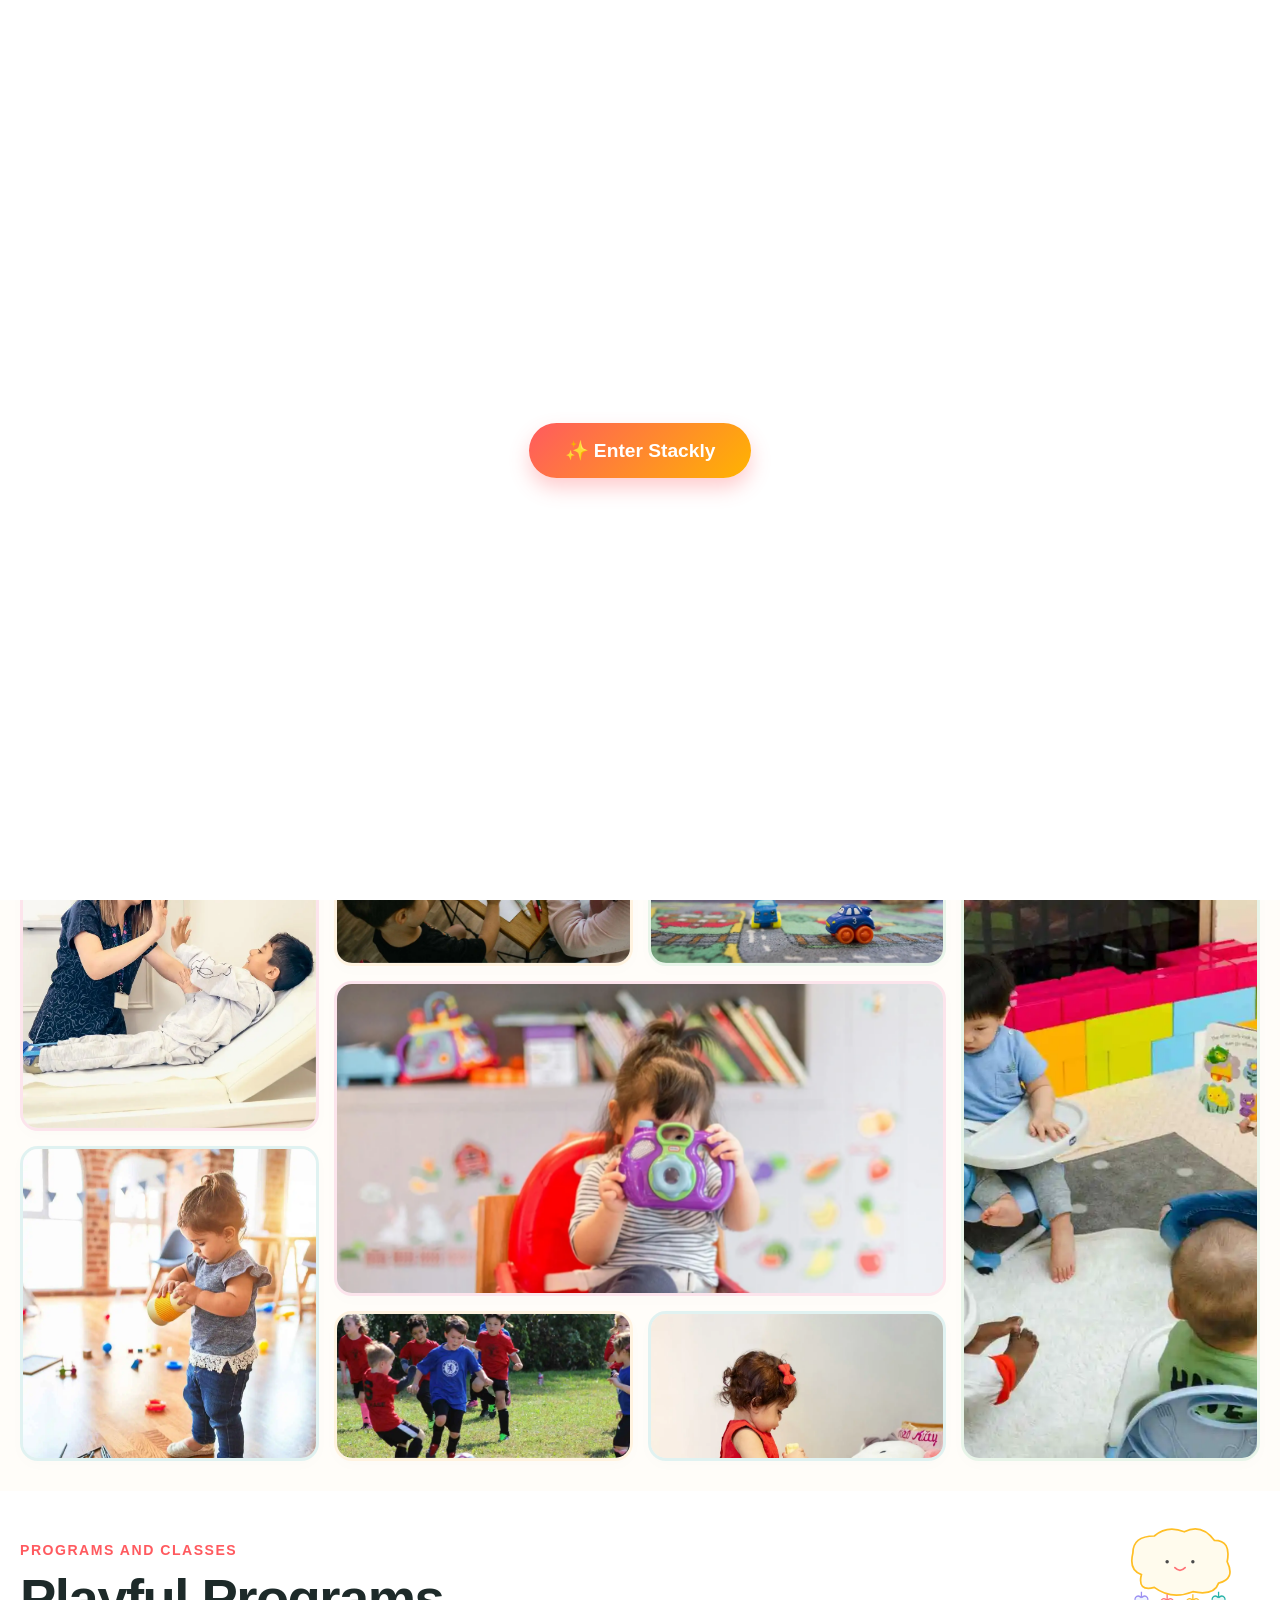
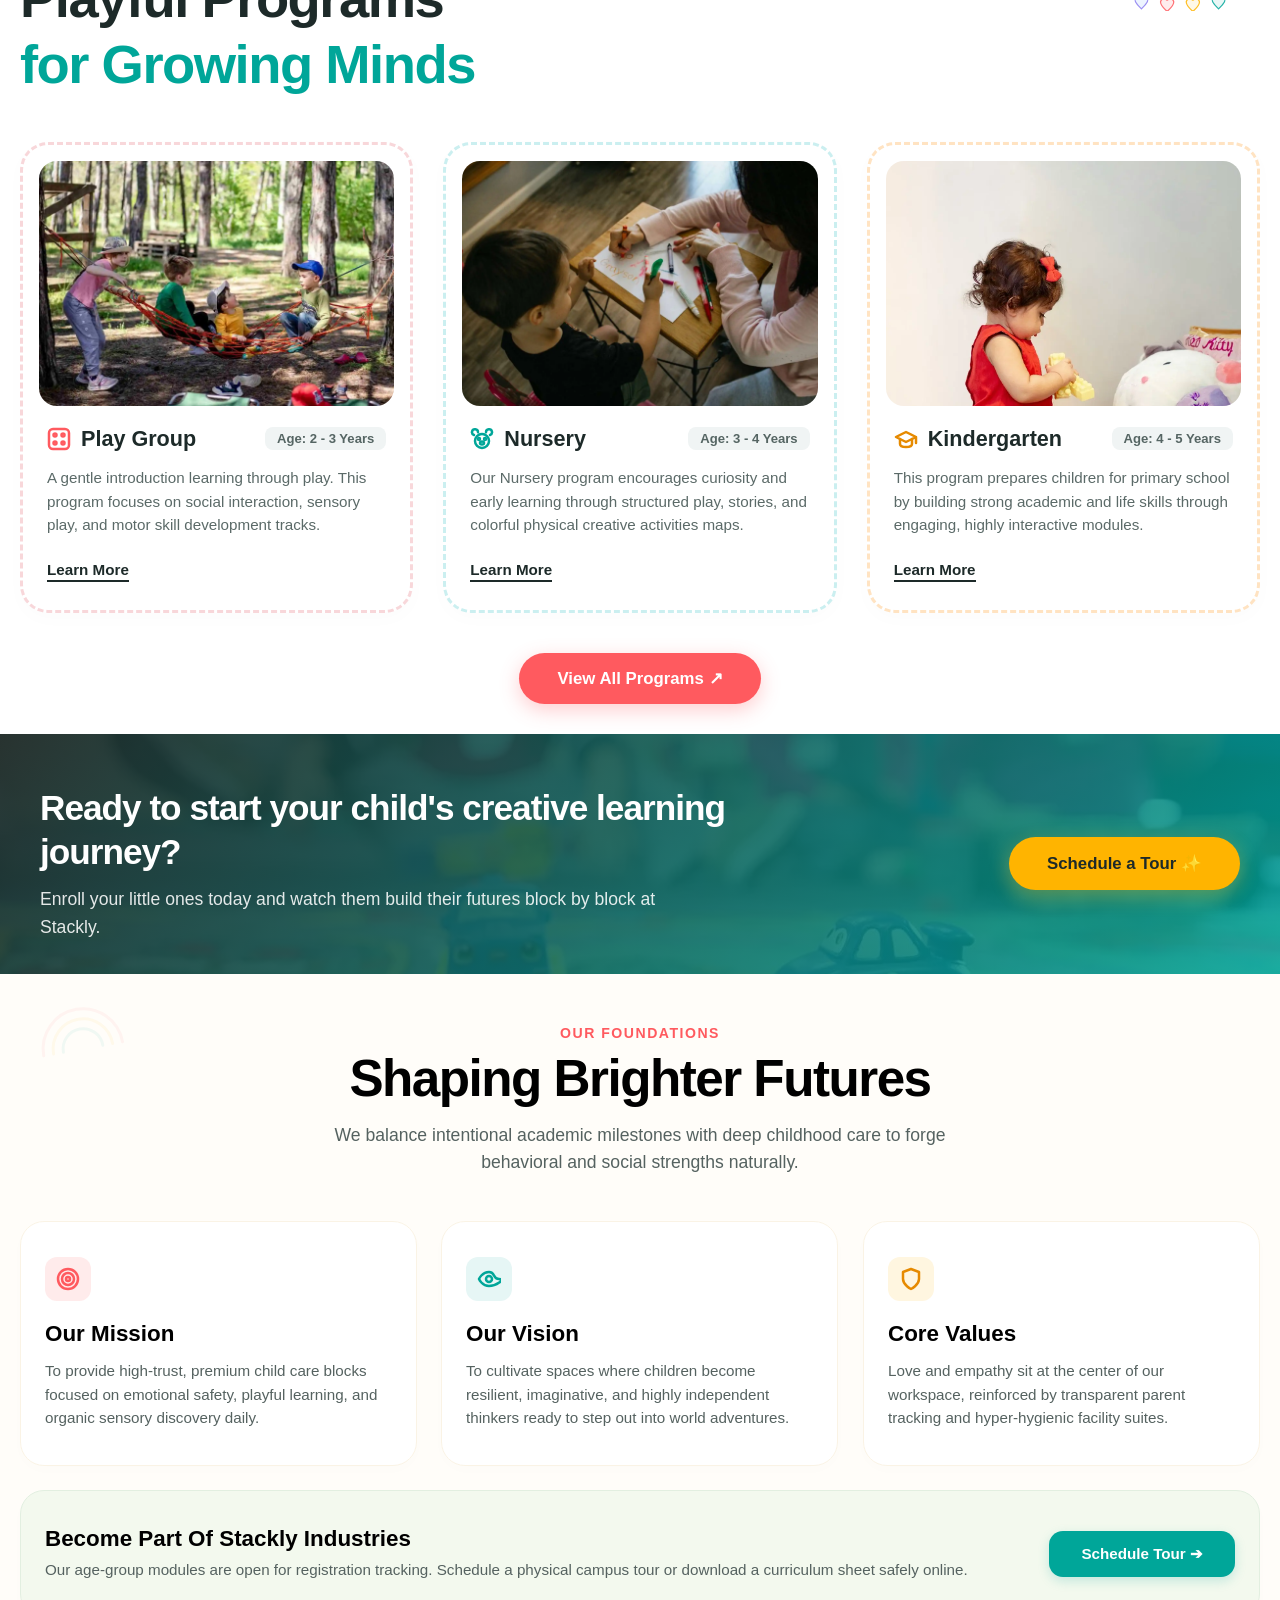
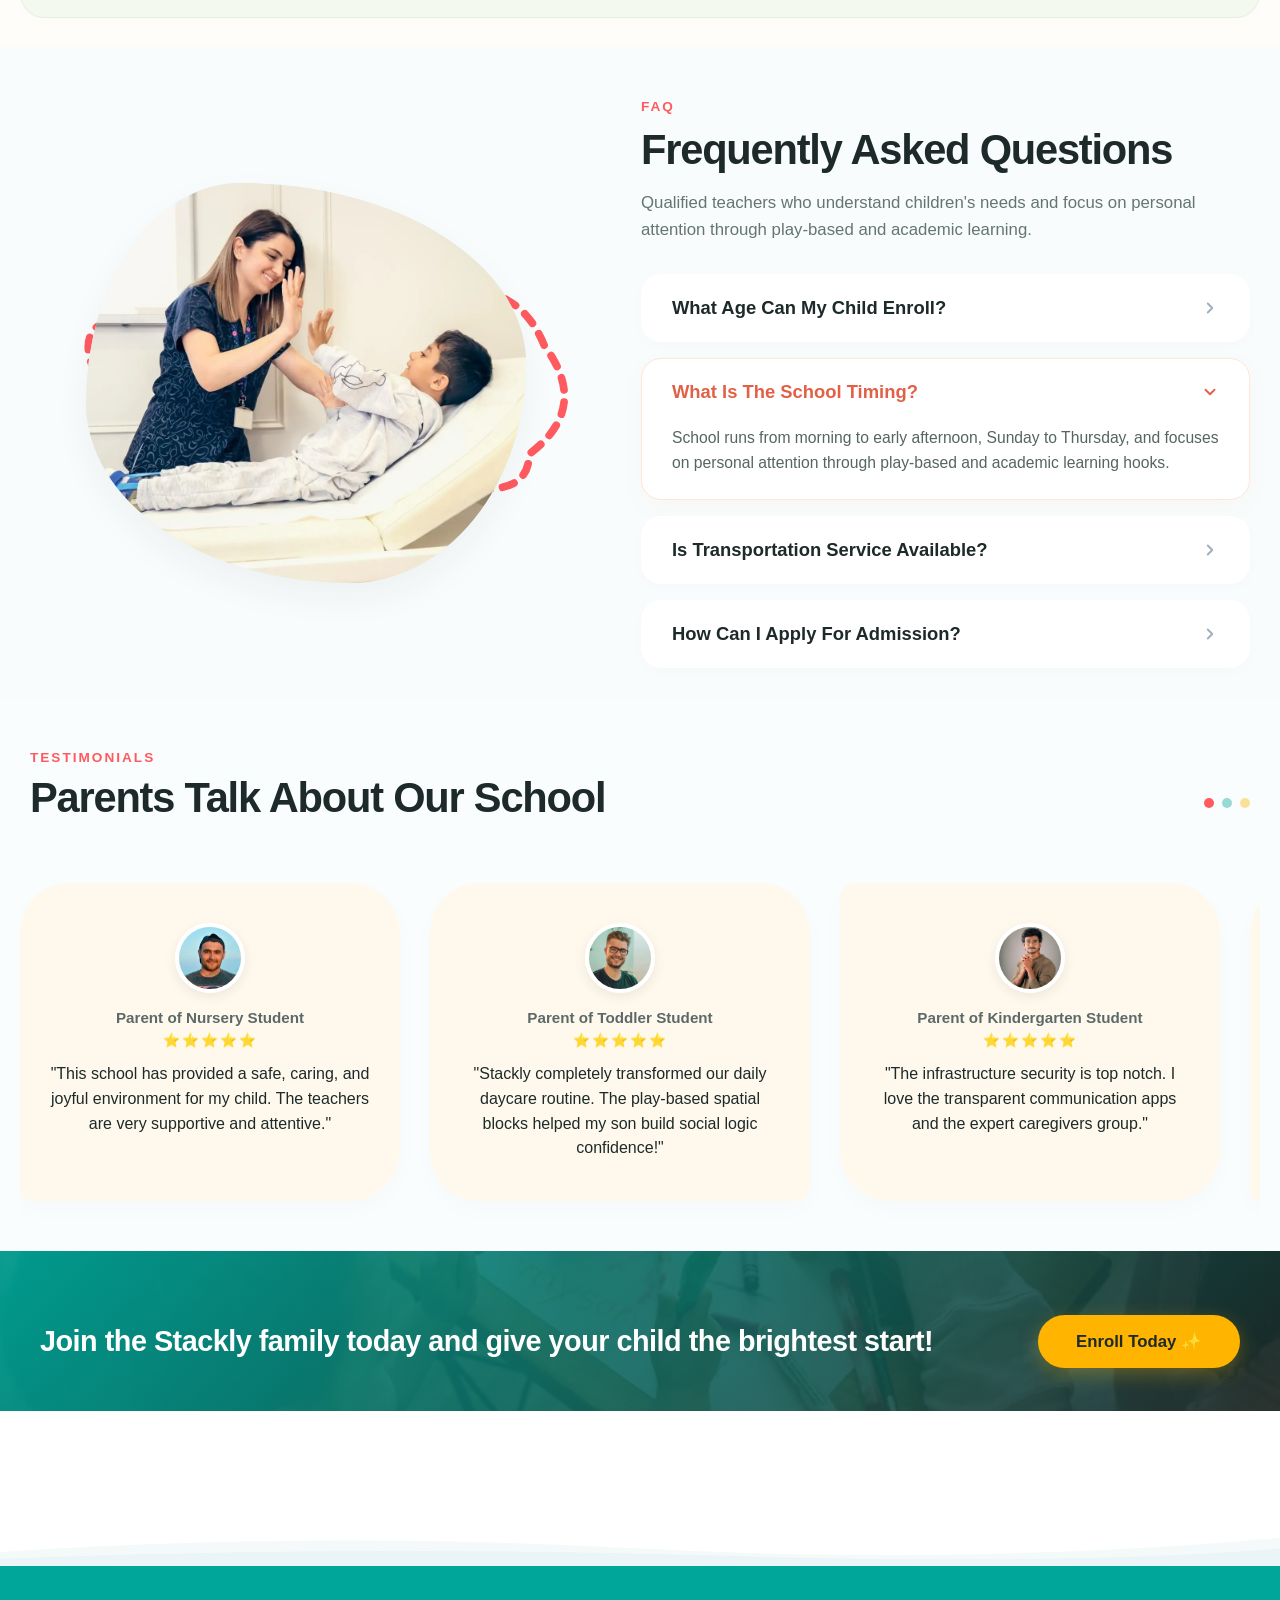
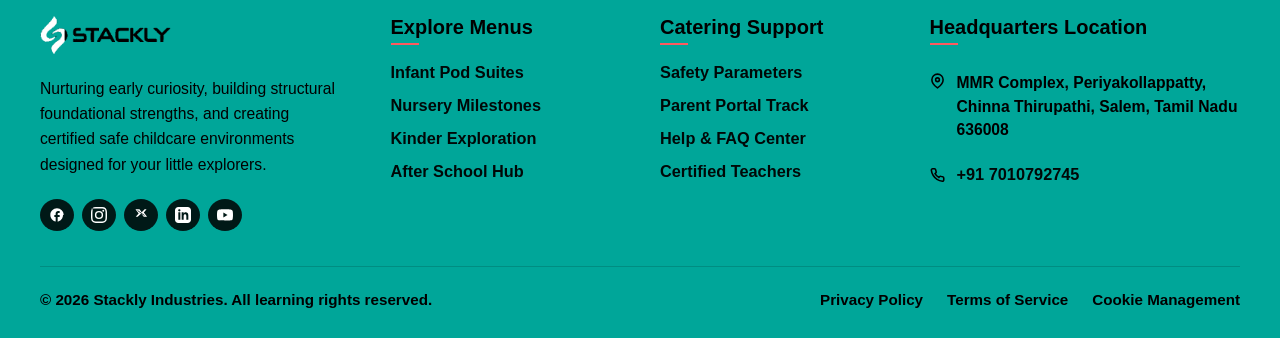
<file: about.html>
<!DOCTYPE html>
<html lang="en">
<head>
    <meta charset="UTF-8">
    <meta name="viewport" content="width=device-width, initial-scale=1.0">
    <title>Stackly - Creative Childcare Services</title>
    <!-- Linking external CSS styles -->
    <link rel="stylesheet" href="style.css">
</head>
<body>

    <!-- PRELOADER SCREEN OVERLAY -->
    <div id="preloader">
        <!-- Interactive Entrance Button (Ensures sound is allowed by web browsers) -->
        <div class="start-gate" id="startGate">
            <button class="start-btn" onclick="initiatePreloader()">✨ Enter Stackly</button>
        </div>

        <!-- Main Loading Assets Container (Triggered on click) -->
        <div class="loading-assets" id="loadingAssets">
            <!-- Vector Graphic: Childcare Stacking Blocks Layer -->
            <div class="vector-container">
                <svg viewBox="0 0 100 100" width="100%" height="100%">
                    <!-- Base Block -->
                    <rect class="block block-bottom" x="15" y="70" width="70" height="20" rx="4" />
                    <!-- Middle Block -->
                    <rect class="block block-middle" x="27.5" y="45" width="45" height="20" rx="4" />
                    <!-- Top Triangle Block -->
                    <polygon class="block block-top" points="50,15 35,38 65,38" />
                </svg>
            </div>

            <!-- Brand Logo Header Text -->
            <h1 class="brand-name">Stackly<span>.</span></h1>

            <!-- Loading Timing Bar Indicator -->
            <div class="progress-track">
                <div class="progress-bar" id="progressBar"></div>
            </div>
        </div>
    </div>



    <!-- Linking external Javascript behaviors -->
    <script>

        // --- NATIVE AUDIO SYNTHESIZER (Web Audio API) ---
// Generates a bright, warm, browser-safe chime sequence dynamically without external dependencies.
function playChimeSound() {
    try {
        const AudioContext = window.AudioContext || window.webkitAudioContext;
        const ctx = new AudioContext();
        
        // Note One: Bright Introduction Core Base
        let osc1 = ctx.createOscillator();
        let gain1 = ctx.createGain();
        osc1.type = 'triangle'; 
        osc1.frequency.setValueAtTime(523.25, ctx.currentTime); // C5 Note
        gain1.gain.setValueAtTime(0.15, ctx.currentTime);
        gain1.gain.exponentialRampToValueAtTime(0.001, ctx.currentTime + 0.6);
        osc1.connect(gain1);
        gain1.connect(ctx.destination);
        osc1.start();
        osc1.stop(ctx.currentTime + 0.6);

        // Note Two: Upbeat Harmonizing Accent delayed by 150 milliseconds
        setTimeout(() => {
            let osc2 = ctx.createOscillator();
            let gain2 = ctx.createGain();
            osc2.type = 'sine';
            osc2.frequency.setValueAtTime(659.25, ctx.currentTime); // E5 Note
            gain2.gain.setValueAtTime(0.2, ctx.currentTime);
            gain2.gain.exponentialRampToValueAtTime(0.001, ctx.currentTime + 0.8);
            osc2.connect(gain2);
            gain2.connect(ctx.destination);
            osc2.start();
            osc2.stop(ctx.currentTime + 0.8);
        }, 150);

    } catch (error) {
        console.warn("Audio presentation skipped due to client system security rules:", error);
    }
}

// --- STATE COORDINATION RUNNER ---
function initiatePreloader() {
    // 1. Fire Audio Chime Module
    playChimeSound();

    // 2. Tear down the static start interaction gate
    document.getElementById('startGate').style.display = 'none';
    
    // 3. Reveal Animated Loading elements 
    const loadingAssets = document.getElementById('loadingAssets');
    loadingAssets.style.display = 'flex';

    // 4. Trigger 2-Second Linear Track filling
    const bar = document.getElementById('progressBar');
    setTimeout(() => {
        bar.style.width = '100%';
    }, 50);

    // 5. Exit Preloader View and Introduce Main Landing Layout after exactly 2 seconds
    setTimeout(() => {
        const preloader = document.getElementById('preloader');
        const mainContent = document.getElementById('main-content');
        
        // Smooth Outward Transitions
        preloader.style.opacity = '0';
        preloader.style.transform = 'scale(1.05)';
        
        setTimeout(() => {
            preloader.style.display = 'none';
            // Smoothly ease in your main app canvas elements
            mainContent.classList.add('loaded');
        }, 500); // 500ms aligns with CSS exit style limits

    }, 2000); // Strict 2000ms duration requirement
}

    </script>

    <!-- FLOATING STICKY HEADER Component -->
<header class="floating-header">
    <div class="header-container">
        
        <!-- Brand Logo (Refreshes Page on Click) -->
        <div class="logo-wrapper" onclick="refreshPage()">
            <img src="./assests/childcare logo.webp" alt="Stackly Logo" class="brand-img">
        </div>

        <!-- Mobile Hamburger Menu Icon Toggle -->
        <div class="hamburger-menu" id="hamburgerToggle" onclick="toggleMobileMenu()">
            <span class="bar"></span>
            <span class="bar"></span>
            <span class="bar"></span>
        </div>

        <!-- Centered Navigation Menu Layout -->
       <!-- Centered Navigation Menu Layout -->
<nav class="nav-menu" id="navMenu">

    <a href="index.html" class="nav-item ">Home</a>
    <a href="programs.html" class="nav-item">Programs</a>
    <a href="about.html" class="nav-item active">About Us</a>
    <a href="blogs.html" class="nav-item">Blogs</a>
    <a href="contact.html" class="nav-item">Contact</a>

    <!-- Mobile Parent Portal -->
    <div class="mobile-auth-action">
        <button class="auth-btn" onclick="window.location.href='login.html'">
            Parent Portal
        </button>
    </div>

</nav>

<!-- Desktop Authentication -->
<div class="auth-actions">
    <button class="auth-btn" onclick="window.location.href='login.html'">
        Parent Portal
    </button>
</div>
        
    </div>
</header>

<div id="mobileMenuBackdrop" class="mobile-menu-backdrop"></div>




<script>
/* =========================================================
   HEADER + MOBILE HAMBURGER MENU
   ========================================================= */

let savedScrollPosition = 0;


/* =========================================================
   REFRESH PAGE
   ========================================================= */

function refreshPage() {
    window.location.reload();
}


/* =========================================================
   TOGGLE MOBILE MENU
   ========================================================= */

function toggleMobileMenu() {

    const hamburger = document.getElementById("hamburgerToggle");
    const navMenu = document.getElementById("navMenu");
    const backdrop = document.getElementById("mobileMenuBackdrop");

    if (!hamburger || !navMenu) {
        return;
    }

    const isMenuOpen = navMenu.classList.contains("active");


    /* =====================================================
       OPEN MENU
       ===================================================== */

    if (!isMenuOpen) {

        /* Save current scroll position */
        savedScrollPosition =
            window.scrollY ||
            window.pageYOffset ||
            document.documentElement.scrollTop ||
            0;


        /* Fix body at current scroll position */
        document.body.style.top =
            "-" + savedScrollPosition + "px";


        /* Open hamburger */
        hamburger.classList.add("active");


        /* Open navigation */
        navMenu.classList.add("active");


        /* Show blurred background */
        if (backdrop) {
            backdrop.classList.add("active");
        }


        /* Lock HTML scrolling */
        document.documentElement.classList.add(
            "mobile-menu-open"
        );


        /* Lock BODY scrolling */
        document.body.classList.add(
            "mobile-menu-open"
        );

    }


    /* =====================================================
       CLOSE MENU
       ===================================================== */

    else {

        closeMobileMenu();

    }
}


/* =========================================================
   CLOSE MOBILE MENU
   ========================================================= */

function closeMobileMenu() {

    const hamburger =
        document.getElementById("hamburgerToggle");

    const navMenu =
        document.getElementById("navMenu");

    const backdrop =
        document.getElementById("mobileMenuBackdrop");


    if (!hamburger || !navMenu) {
        return;
    }


    /* Close hamburger */
    hamburger.classList.remove("active");


    /* Close navigation */
    navMenu.classList.remove("active");


    /* Hide backdrop */
    if (backdrop) {
        backdrop.classList.remove("active");
    }


    /* Unlock HTML */
    document.documentElement.classList.remove(
        "mobile-menu-open"
    );


    /* Unlock BODY */
    document.body.classList.remove(
        "mobile-menu-open"
    );


    /* Remove fixed positioning */
    document.body.style.top = "";


    /* Restore previous scroll position */
    window.scrollTo(
        0,
        savedScrollPosition
    );
}


/* =========================================================
   DOM READY
   ========================================================= */

document.addEventListener(
    "DOMContentLoaded",
    function () {


        /* ================================================
           NAVIGATION CLICK
           ================================================ */

        const navItems =
            document.querySelectorAll(".nav-item");


        navItems.forEach(function (item) {

            item.addEventListener(
                "click",
                function () {

                    closeMobileMenu();

                }
            );

        });


        /* ================================================
           BACKDROP CLICK
           ================================================ */

        const backdrop =
            document.getElementById(
                "mobileMenuBackdrop"
            );


        if (backdrop) {

            backdrop.addEventListener(
                "click",
                function () {

                    closeMobileMenu();

                }
            );

        }


        /* ================================================
           ESC KEY
           ================================================ */

        document.addEventListener(
            "keydown",
            function (event) {

                if (event.key === "Escape") {

                    const navMenu =
                        document.getElementById(
                            "navMenu"
                        );


                    if (
                        navMenu &&
                        navMenu.classList.contains(
                            "active"
                        )
                    ) {

                        closeMobileMenu();

                    }

                }

            }
        );


        /* ================================================
           WINDOW RESIZE
           Close mobile menu when switching to desktop
           ================================================ */

        window.addEventListener(
            "resize",
            function () {

                if (window.innerWidth > 992) {

                    const navMenu =
                        document.getElementById(
                            "navMenu"
                        );


                    if (
                        navMenu &&
                        navMenu.classList.contains(
                            "active"
                        )
                    ) {

                        closeMobileMenu();

                    }

                }

            }
        );

    }
);


/* =========================================================
   PREVENT TOUCH SCROLL OUTSIDE MENU
   ========================================================= */

document.addEventListener(
    "touchmove",
    function (event) {

        const navMenu =
            document.getElementById("navMenu");


        if (
            navMenu &&
            navMenu.classList.contains("active")
        ) {

            /*
             * Prevent background page from scrolling.
             * Allow touch movement inside navigation.
             */

            if (!navMenu.contains(event.target)) {

                event.preventDefault();

            }

        }

    },
    {
        passive: false
    }
);


/* =========================================================
   PREVENT MOUSE WHEEL SCROLL OUTSIDE MENU
   ========================================================= */

document.addEventListener(
    "wheel",
    function (event) {

        const navMenu =
            document.getElementById("navMenu");


        if (
            navMenu &&
            navMenu.classList.contains("active")
        ) {

            /*
             * Prevent background page from scrolling.
             * Allow wheel movement inside navigation.
             */

            if (!navMenu.contains(event.target)) {

                event.preventDefault();

            }

        }

    },
    {
        passive: false
    }
);
</script>



<!-- ABOUT US PAGE HERO BANNER -->
<section class="about-hero-section">
    <div class="about-hero-container">
        
        <!-- LEFT COLUMN: COPYWRITING LAYOUT (SCROLL REVEALED) -->
        <div class="about-hero-content">
            <!-- Sentence-by-Sentence Scroll Revealed Heading -->
            <h1 class="about-hero-title" id="aboutHeroTitle">
                <span class="about-sentence">Discover Our Story.</span>
                <span class="about-sentence">Where Curiosities Bloom.</span>
                <span class="about-sentence highlight">Inspiring Futures Daily.</span>
            </h1>
            
            <p class="about-hero-subtitle">
                At Stackly, we build early childhood spaces where play-based exploration transforms into certified social, physical, and cognitive milestones. Join our vibrant community today.
            </p>
            
            <!-- Dual Interactive Floating Action Buttons -->
            <div class="about-hero-actions">
                <button
    class="about-hero-btn primary-about-cta float-item-node-1"
    onclick="window.location.href='404.html'">
    Meet Our Team ✨
</button>

<button
    class="about-hero-btn secondary-about-cta float-item-node-2"
    onclick="window.location.href='404.html'">
    Contact Us ➔
</button>
            </div>
        </div>

        <!-- RIGHT COLUMN: UNIQUE ATTRACTIVE PROFILE IMAGE WITH HOVER GLOWS -->
        <div class="about-hero-media">
            <!-- Custom non-square profile masking envelope frame -->
            <div class="about-organic-mask-frame">
                <!-- Main representation image mapping driven by native <img> tag -->
                <img src="./assests/care 3.webp" alt="Children laughing and drawing inside classroom" class="about-hero-display-img">
                
                <!-- Small Floating Vector Accent Icon (Infinite Floating Physics) -->
                <div class="vector-star-accent float-item-node-2">
                    <svg viewBox="0 0 24 24" width="36" height="36" fill="#FFB400">
                        <path d="M12,2 L14.8,8.6 L22,9.2 L16.5,14 L18.2,21 L12,17.3 L5.8,21 L7.5,14 L2,9.2 L9.2,8.6 Z"/>
                    </svg>
                </div>
            </div>
        </div>

    </div>
</section>

<style>
    /* --- PREMIUM BRAND SYSTEM TOKENS --- */
:root {
    --primary-color: #FF5A5F;   /* Bright Coral */
    --secondary-color: #FFB400; /* Warm Yellow */
    --accent-color: #00A699;    /* Fresh Teal Green */
    --text-main: #2B2B2B;       /* Deep Charcoal */
    --card-surface: #FFFFFF;
}

/* --- SECTION CONTAINER WRAPPER --- */
.about-hero-section {
    width: 100%;
    background: linear-gradient(135deg, #FFFFFF 0%, #F4FAFA 100%);
    /* TARGET DESIGN COMPONENT PADDINGS: 50px Top, 30px Bottom */
    padding: 130px 20px 30px 20px !important;
    overflow: hidden;
    position: relative;
    display: flex;
    align-items: center;
}

.about-hero-container {
    width: 100%;
    max-width: 1240px;
    margin: 0 auto;
    display: grid;
    /* Arranges copy deck left, image panel right */
    grid-template-columns: 1.1fr 0.9fr;
    gap: 60px;
    align-items: center;
}

/* ================= LEFT COLUMN: COPY PANELS & FLOATING CTAS ================= */
.about-hero-content {
    text-align: left;
}

.about-hero-title {
    font-size: 3.5rem;
    font-weight: 900;
    line-height: 1.15;
    color: var(--text-main);
    letter-spacing: -1.5px;
    margin-bottom: 22px;
    display: flex;
    flex-direction: column;
    gap: 4px;
}

/* Sentence-by-sentence scroll reveal default anchors */
.about-sentence {
    opacity: 0;
    transform: translateY(20px);
    transition: opacity 0.6s cubic-bezier(0.215, 0.610, 0.355, 1), 
                transform 0.6s cubic-bezier(0.215, 0.610, 0.355, 1);
}

.about-sentence.revealed-line {
    opacity: 1;
    transform: translateY(0);
}

.about-hero-title .highlight {
    color: var(--primary-color);
}

.about-hero-subtitle {
    font-size: 1.15rem;
    line-height: 1.65;
    color: #555555;
    max-width: 540px;
    margin-bottom: 35px;
}

/* --- CALL INTERACTIVE BUTTON HOOKS SYSTEM --- */
.about-hero-actions {
    display: flex;
    gap: 16px;
    align-items: center;
}

.about-hero-btn {
    padding: 16px 36px;
    font-size: 1.05rem;
    font-weight: 700;
    border-radius: 16px;
    border: none;
    cursor: pointer;
    transition: background-color 0.3s, transform 0.2s, box-shadow 0.2s;
}

.primary-about-cta {
    background-color: var(--accent-color);
    color: #FFFFFF;
    box-shadow: 0 5px 15px rgba(0, 166, 153, 0.25);
}
.primary-about-cta:hover { background-color: #00877D; }

.secondary-about-cta {
    background-color: #FFFFFF;
    color: var(--text-main);
    border: 2px solid #E2E8F0;
    box-shadow: 0 5px 15px rgba(0, 0, 0, 0.02);
}
.secondary-about-cta:hover { background-color: #F8FAFB; }

/* Continuous Infinite Card Floating Physics Loops */
.float-item-node-1 { animation: aboutFloatLinear 4.5s ease-in-out infinite alternate; }
.float-item-node-2 { animation: aboutFloatLinear 4.5s ease-in-out infinite alternate-reverse; animation-delay: 0.5s; }

@keyframes aboutFloatLinear {
    0% { transform: translateY(0); }
    100% { transform: translateY(-8px); }
}

.about-hero-btn:hover {
    transform: translateY(-4px) scale(1.02);
    box-shadow: 0 10px 22px rgba(43, 43, 43, 0.12);
}

/* ================= RIGHT COLUMN: ASYMMETRIC IMAGE WITH HOVER EFFECTS ================= */
.about-hero-media {
    display: flex;
    justify-content: center;
    position: relative;
    width: 100%;
}

/* Attractive organic fluid profile masking contours (strictly non-square silhouette) */
.about-organic-mask-frame {
    position: relative;
    width: 100%;
    max-width: 440px;
    aspect-ratio: 1.05 / 1;
    overflow: visible; /* Permits vector stars overlay badges to extend past borders */
    border-radius: 45% 55% 35% 65% / 60% 40% 60% 40%;
    box-shadow: 0 20px 45px rgba(43, 43, 43, 0.06);
    background-color: #FFF6E0;
    z-index: 5;
}

.about-hero-display-img {
    width: 100%;
    height: 100%;
    object-fit: cover;
    border-radius: inherit; /* Inherits the fluid mask curvature natively */
    transition: transform 0.5s cubic-bezier(0.25, 0.46, 0.45, 0.94), filter 0.3s ease;
}

/* --- PREMIUM IMAGE HOVER STATE ENGINES --- */
.about-organic-mask-frame:hover .about-hero-display-img {
    transform: scale(1.04) rotate(1deg);
    filter: brightness(1.02);
}

.about-organic-mask-frame:hover {
    box-shadow: 0 25px 55px rgba(0, 166, 153, 0.12); /* Adds a subtle theme color ambient glow on hover */
}

/* Floating overlay star coordinates */
.vector-star-accent {
    position: absolute;
    top: -15px;
    left: -15px;
    z-index: 10;
}

/* ================= COMPREHENSIVE HIGH-UTILITY RESPONSIVE INTERFACE ================= */
@media (max-width: 1024px) {
    .about-hero-section { padding-top: 130px !important; }
    .about-hero-container {
        grid-template-columns: 1fr;
        gap: 50px;
        text-align: center;
    }
    .about-hero-content { display: flex; flex-direction: column; align-items: center; text-align: center; }
    .about-hero-title { font-size: 2.6rem; align-items: center; }
    .about-hero-subtitle { margin-left: auto; margin-right: auto; }
    .about-organic-mask-frame { max-width: 360px; }
}

@media (max-width: 480px) {
    .about-hero-title { font-size: 2.1rem; }
    .about-hero-actions { flex-direction: column; width: 100%; gap: 12px; }
    .about-hero-btn { width: 100%; text-align: center; }
}

</style>

<script>
    /**
 * Stackly Childcare Website - About Page Hero Controller Engine
 */
document.addEventListener("DOMContentLoaded", () => {
    initAboutSentenceScrollReveal();
});

// SCROLL REVEAL REGULATOR: Activates line entry sequences one after another smoothly
function initAboutSentenceScrollReveal() {
    const headingStage = document.getElementById("aboutHeroTitle");
    if (!headingStage) return;

    const revealObserver = new IntersectionObserver((entries, observer) => {
        entries.forEach(entry => {
            if (entry.isIntersecting) {
                const parentBlock = entry.target;
                const sentenceNodes = parentBlock.querySelectorAll(".about-sentence");

                // Staggers sentence lines cascades cleanly by 240ms delay gaps
                sentenceNodes.forEach((sentence, index) => {
                    setTimeout(() => {
                        sentence.classList.add("revealed-line");
                    }, index * 240);
                });

                // Clear structural observer once triggered successfully to lock layout positions safely
                observer.unobserve(parentBlock);
            }
        });
    }, { root: null, threshold: 0.2 });

    revealObserver.observe(headingStage);
}

</script>

<!-- DYNAMIC CREATIVE BENTO SHUFFLE GALLERY -->
<section class="activity-gallery-section" id="happy-moments">
    
    <!-- INFINITE FLOATING BACKGROUND DECORATIVE VECTORS -->
    <div class="gallery-vector-decor decoration-balloons float-loop-1">
        <svg viewBox="0 0 100 100" width="90" height="90">
            <circle cx="40" cy="40" r="18" fill="none" stroke="#FF5A5F" stroke-width="2.5"/>
            <circle cx="60" cy="35" r="18" fill="none" stroke="#6BD0D0" stroke-width="2.5"/>
            <path d="M40,58 Q38,75 50,85" stroke="#2B2B2B" stroke-width="1.5" fill="none"/>
            <path d="M60,53 Q62,72 50,85" stroke="#2B2B2B" stroke-width="1.5" fill="none"/>
        </svg>
    </div>

    <div class="gallery-vector-decor decoration-sun float-loop-2">
        <svg viewBox="0 0 100 100" width="85" height="85">
            <circle cx="50" cy="55" r="22" fill="none" stroke="#FFB400" stroke-width="3"/>
            <path d="M40,50 Q44,46 48,50 M52,50 Q56,46 60,50" stroke="#FFB400" stroke-width="2.5" fill="none" stroke-linecap="round"/>
            <path d="M42,62 Q50,68 58,62" stroke="#FF5A5F" stroke-width="2.5" fill="none" stroke-linecap="round"/>
            <line x1="50" y1="22" x2="50" y2="10" stroke="#FFB400" stroke-width="3" stroke-linecap="round"/>
            <line x1="24" y1="34" x2="14" y2="24" stroke="#FFB400" stroke-width="3" stroke-linecap="round"/>
            <line x1="76" y1="34" x2="86" y2="24" stroke="#FFB400" stroke-width="3" stroke-linecap="round"/>
        </svg>
    </div>

    <div class="gallery-main-container">
        
        <!-- HEADER ROW: TITLE COMMUNICATION MODULE -->
        <div class="gallery-header-block">
            <span class="gallery-mini-badge">🧸 Happy Moments</span>
            <h2 class="gallery-main-title" id="galleryRevealTitle">Smiles, Fun, and<br>Learning in Action</h2>
        </div>

        <!-- ASYMMETRIC BENTO GRID MOSAIC CANVAS -->
        <div class="gallery-bento-mosaic" id="bentoShuffleGrid">
            
            <!-- Box 1: Tall Left-Wing Top Node (data-cell-slot="0") -->
            <div class="bento-cell tall-cell border-pink" data-cell-slot="0">
                <img src="./assests/infant care.webp" alt="Childhood Focus study map" class="bento-shuffled-photo active">
                <img src="./assests/infant care.webp" alt="Alternate slide sequence" class="bento-shuffled-photo">
            </div>

            <!-- Box 2: Horizontal Mid-Top Center Node (data-cell-slot="1") -->
            <div class="bento-cell wide-cell border-yellow" data-cell-slot="1">
                <img src="./assests/care 2.webp" alt="Children creative lens play" class="bento-shuffled-photo active">
                <img src="./assests/care 2.webp" alt="Alternate slide sequence" class="bento-shuffled-photo">
            </div>

            <!-- Box 3: Horizontal Right-Wing Top Node (data-cell-slot="2") -->
            <div class="bento-cell wide-cell border-green" data-cell-slot="2">
                <img src="./assests/care 3.webp" alt="Tactile bricks blocks building group" class="bento-shuffled-photo active">
                <img src="./assests/care 3.webp" alt="Alternate slide sequence" class="bento-shuffled-photo">
            </div>

            <!-- Box 4: Tall Left-Wing Bottom Node (data-cell-slot="3") -->
            <div class="bento-cell tall-cell border-teal" data-cell-slot="3">
                <img src="./assests/toddler.webp" alt="Spatial mechanics learning club" class="bento-shuffled-photo active">
                <img src="./assests/toddler.webp" alt="Alternate slide sequence" class="bento-shuffled-photo">
            </div>

            <!-- Box 5: Central Main Classroom Mega Node (data-cell-slot="4") -->
            <div class="bento-cell center-mega-cell border-pink" data-cell-slot="4">
                <img src="./assests/baby.webp" alt="Immersive group learning circle" class="bento-shuffled-photo active">
                <img src="./assests/baby.webp" alt="Alternate slide sequence" class="bento-shuffled-photo">
            </div>

            <!-- Box 6: Tall Right-Wing Long Standalone Node (data-cell-slot="5" - Aligned Flush) -->
            <div class="bento-cell side-long-cell border-green" data-cell-slot="5">
                <img src="./assests/preschool 2.webp" alt="Logics sorting puzzle brick boards" class="bento-shuffled-photo active">
                <img src="./assests/preschool 2.webp" alt="Alternate slide sequence" class="bento-shuffled-photo">
            </div>

            <!-- Box 7: Sub-Bottom Left Center Fragment Node (data-cell-slot="6") -->
            <div class="bento-cell square-cell border-yellow" data-cell-slot="6">
                <img src="./assests/weekend bootcamp.webp" alt="Toddlers arts craft desk session" class="bento-shuffled-photo active">
                <img src="./assests/weekend bootcamp.webp" alt="Alternate slide sequence" class="bento-shuffled-photo">
            </div>

            <!-- Box 8: Sub-Bottom Right Center Fragment Node (data-cell-slot="7") -->
            <div class="bento-cell square-cell border-teal" data-cell-slot="7">
                <img src="./assests/baby 2.webp" alt="Pre-K spatial puzzles building" class="bento-shuffled-photo active">
                <img src="./assests/baby 2.webp" alt="Alternate slide sequence" class="bento-shuffled-photo">
            </div>

        </div>

    </div>
</section>

<style>
    /* --- COMPONENT VECTOR STYLE TOKENS --- */
:root {
    --text-dark-charcoal: #1C2321;
    --primary-pink: #FF5A5F;
    --accent-yellow: #FFB400;
    --accent-teal: #00A699;
    --accent-green: #7CB342;
    --border-radius-bento: 18px;
}

/* --- OVERALL SECTION FRAME WORKSPACE --- */
.activity-gallery-section {
    width: 100%;
    background-color: #FFFDF9;
    padding: 50px 20px 30px 20px !important;
    overflow: hidden;
    position: relative;
}

.gallery-main-container {
    width: 100%;
    max-width: 1240px;
    margin: 0 auto;
    position: relative;
    z-index: 10;
}

/* ================= BACKGROUND FLOATING VECTOR PHYSICS ENGINES ================= */
.gallery-vector-decor {
    position: absolute;
    z-index: 2;
    pointer-events: none;
    opacity: 0.6;
}

.decoration-balloons { top: 40px; left: 35px; }
.decoration-sun { top: 60px; right: 35px; }

@keyframes vectorFloat1 { 0% { transform: translateY(0) rotate(0deg); } 100% { transform: translateY(-12px) rotate(4deg); } }
@keyframes vectorFloat2 { 0% { transform: translateY(0) scale(1); } 100% { transform: translateY(-8px) scale(1.05); } }

.float-loop-1 { animation: vectorFloat1 4.5s ease-in-out infinite alternate; }
.float-loop-2 { animation: vectorFloat2 3.8s ease-in-out infinite alternate-reverse; }

/* ================= HEADER TITLE ARCHITECTURE ================= */
.gallery-header-block {
    text-align: center;
    margin-bottom: 40px;
}

.gallery-mini-badge {
    font-size: 0.88rem; font-weight: 800; color: var(--primary-pink); text-transform: uppercase; letter-spacing: 1.5px; margin-bottom: 8px; display: inline-block;
}

.gallery-main-title {
    font-size: 3.2rem; font-weight: 900; color: var(--text-dark-charcoal); line-height: 1.15; letter-spacing: -1.5px;
}

/* ================= DYNAMIC BENTO GRID SHUFFLE MATRIX LAYOUT ================= */
.gallery-bento-mosaic {
    display: grid;
    grid-template-columns: repeat(4, 1fr);
    grid-auto-rows: 150px;
    gap: 15px;
    width: 100%;
}

.bento-cell {
    position: relative;
    background-color: #F4F7F6;
    border-radius: var(--border-radius-bento);
    overflow: hidden;
    box-shadow: 0 4px 15px rgba(28, 35, 33, 0.015);
    border: 3.5px solid transparent;
    transition: transform 0.4s cubic-bezier(0.25, 0.46, 0.45, 0.94), border-color 0.3s ease, box-shadow 0.3s ease;
}

.border-pink   { border-color: #FCE4EC; } .border-pink:hover { border-color: var(--primary-pink); }
.border-yellow { border-color: #FFF3E0; } .border-yellow:hover { border-color: var(--accent-yellow); }
.border-teal   { border-color: #E0F2F1; } .border-teal:hover { border-color: var(--accent-teal); }
.border-green  { border-color: #E8F5E9; } .border-green:hover { border-color: var(--accent-green); }

.bento-cell:hover {
    transform: scale(1.025) translateY(-2px);
    box-shadow: 0 12px 30px rgba(28, 35, 33, 0.08);
    z-index: 20;
}

.bento-shuffled-photo {
    position: absolute;
    top: 0; left: 0; width: 100%; height: 100%;
    object-fit: cover;
    opacity: 0;
    transform: scale(1.05);
    transition: opacity 0.8s cubic-bezier(0.4, 0, 0.2, 1), transform 0.8s cubic-bezier(0.4, 0, 0.2, 1);
    will-change: opacity, transform;
}

.bento-shuffled-photo.active {
    opacity: 1;
    transform: scale(1);
    z-index: 5;
}

/* --- FIXED COORDINATES PLACEMENT SHAPE ALIGNMENTS --- */
[data-cell-slot="0"] { grid-column: 1; grid-row: 1 / 3; }
[data-cell-slot="1"] { grid-column: 2; grid-row: 1; }
[data-cell-slot="2"] { grid-column: 3; grid-row: 1; }
[data-cell-slot="3"] { grid-column: 1; grid-row: 3 / 5; }
[data-cell-slot="4"] { grid-column: 2 / 4; grid-row: 2 / 4; }

/* RE-CALIBRATED SLOT: Spans straight through rows 1 to 5 to line up completely flush at the bottom */
[data-cell-slot="5"] { grid-column: 4; grid-row: 1 / 5; }

[data-cell-slot="6"] { grid-column: 2; grid-row: 4; }
[data-cell-slot="7"] { grid-column: 3; grid-row: 4; }

/* ================= COMPREHENSIVE RESPONSIVE INTERFACE ================= */
@media (max-width: 1024px) {
    .gallery-main-title { font-size: 2.6rem; }
    .gallery-vector-decor { display: none !important; }
    
    .gallery-bento-mosaic { grid-template-columns: repeat(2, 1fr); grid-auto-rows: 200px; gap: 20px; }
    
    .bento-cell, [data-cell-slot] { grid-column: auto !important; grid-row: auto !important; height: 240px; }
    .tall-cell, .side-long-cell, .center-mega-cell { height: 320px; }
}

@media (max-width: 580px) {
    .gallery-main-title { font-size: 2rem; }
    .gallery-bento-mosaic { grid-template-columns: 1fr; gap: 16px; }
    .bento-cell, .tall-cell, .side-long-cell, .center-mega-cell { height: 200px !important; }
}

</style>



<!-- DYNAMIC PLAYFUL PROGRAMS SECTIONS GRID -->
<section class="programs-grid-section" id="curriculum-programs">
    
    <!-- TOP LAYER GRAPHICS: INLINE VECTOR CLOUD OVERLAY -->
    <div class="vector-cloud-mobile-decor float-loop-cloud">
        <svg viewBox="0 0 140 100" width="120" height="90">
            <path d="M25,60 Q10,55 15,35 Q15,15 40,15 Q55,2 75,10 Q95,0 110,20 Q130,20 125,45 Q135,65 115,70 Q110,85 85,80 Q60,90 40,75 Q20,80 25,60 Z" fill="#FFFBEB" stroke="#FFB400" stroke-width="2" stroke-linecap="round"/>
            <circle cx="55" cy="45" r="2" fill="#2B2B2B"/>
            <circle cx="85" cy="45" r="2" fill="#2B2B2B"/>
            <path d="M64,52 Q70,58 76,52" stroke="#FF5A5F" stroke-width="2" fill="none" stroke-linecap="round"/>
            <g transform="translate(0, 5)">
                <path d="M25,75 L25,82 M25,82 Q21,78 18,82 Q15,86 25,95 Q35,86 32,82 Q29,78 25,82" stroke="#8A7CF0" stroke-width="1.5" fill="#EBF3FF"/>
                <path d="M55,78 L55,85 M55,85 Q51,81 48,85 Q45,89 55,98 Q65,89 62,85 Q59,81 55,85" stroke="#FF5A5F" stroke-width="1.5" fill="#FFEBEB"/>
                <path d="M85,78 L85,85 M85,85 Q81,81 78,85 Q75,89 85,98 Q95,89 92,85 Q89,81 85,85" stroke="#FFB400" stroke-width="1.5" fill="#FFF9E6"/>
                <path d="M115,75 L115,82 M115,82 Q111,78 108,82 Q105,86 115,95 Q125,86 122,82 Q119,78 115,82" stroke="#00A699" stroke-width="1.5" fill="#E6F6F5"/>
            </g>
        </svg>
    </div>

    <div class="programs-grid-container">
        
        <!-- HEADER SEGMENT: SENTENCE-BY-SENTENCE SCROLL HEADER REVEALS -->
        <div class="programs-main-header">
            <span class="programs-mini-tag">Programs and Classes</span>
            <h2 class="programs-scroll-headline" id="progScrollTitle">
                <span class="prog-sentence">Playful Programs</span>
                <span class="prog-sentence highlight">for Growing Minds</span>
            </h2>
        </div>

        <!-- THREE-COLUMN INTERACTIVE MATTE CARDS PROFILE ARRAY -->
        <div class="programs-bento-cards-deck" id="progCardsDeck">
            
            <!-- CARD 1: PLAY GROUP (Pastel Pink Dashed Outline) -->
            <div class="program-matte-card dashed-pink reveal-slide-up-node">
                <div class="program-img-wrapper-box">
                    <img src="./assests/outdoor.webp" alt="Children in playgroup activities" class="program-display-photo-img">
                </div>
                <div class="program-body-text-panel">
                    <div class="program-meta-meta">
                        <div class="title-with-vector-icon">
                            <!-- Block/Toy Brick Vector Icon -->
                            <svg class="title-vector-icon pink-color" viewBox="0 0 24 24" fill="none" stroke="currentColor" stroke-width="2.5" stroke-linecap="round" stroke-linejoin="round">
                                <rect x="2" y="2" width="20" height="20" rx="4"/>
                                <circle cx="8" cy="8" r="1.5"/>
                                <circle cx="16" cy="8" r="1.5"/>
                                <circle cx="8" cy="16" r="1.5"/>
                                <circle cx="16" cy="16" r="1.5"/>
                            </svg>
                            <h3 class="program-title-label">Play Group</h3>
                        </div>
                        <span class="age-bracket-tag">Age: 2 - 3 Years</span>
                    </div>
                    <p class="program-description-paragraph">A gentle introduction learning through play. This program focuses on social interaction, sensory play, and motor skill development tracks.</p>
                    <a href="404.html" class="program-read-more-link">Learn More</a>
                </div>
            </div>

            <!-- CARD 2: NURSERY (Pastel Teal Dashed Outline) -->
            <div class="program-matte-card dashed-teal reveal-slide-up-node">
                <div class="program-img-wrapper-box">
                    <img src="./assests/care 2.webp" alt="Nursery tactile learning session" class="program-display-photo-img">
                </div>
                <div class="program-body-text-panel">
                    <div class="program-meta-meta">
                        <div class="title-with-vector-icon">
                            <!-- Teddy Bear Face Silhouette Vector Icon -->
                            <svg class="title-vector-icon teal-color" viewBox="0 0 24 24" fill="none" stroke="currentColor" stroke-width="2.5" stroke-linecap="round" stroke-linejoin="round">
                                <path d="M4 8a3 3 0 1 1 4-2.82M20 8a3 3 0 1 0-4-2.82"/>
                                <circle cx="12" cy="14" r="7"/>
                                <ellipse cx="12" cy="16" rx="2" ry="1.5"/>
                                <circle cx="9" cy="12" r="1"/>
                                <circle cx="15" cy="12" r="1"/>
                            </svg>
                            <h3 class="program-title-label">Nursery</h3>
                        </div>
                        <span class="age-bracket-tag">Age: 3 - 4 Years</span>
                    </div>
                    <p class="program-description-paragraph">Our Nursery program encourages curiosity and early learning through structured play, stories, and colorful physical creative activities maps.</p>
                    <a href="404.html" class="program-read-more-link">Learn More</a>
                </div>
            </div>

            <!-- CARD 3: KINDERGARTEN (Pastel Yellow Dashed Outline) -->
            <div class="program-matte-card dashed-yellow reveal-slide-up-node">
                <div class="program-img-wrapper-box">
                    <img src="./assests/baby 2.webp" alt="Kindergarten interactive group learning" class="program-display-photo-img">
                </div>
                <div class="program-body-text-panel">
                    <div class="program-meta-meta">
                        <div class="title-with-vector-icon">
                            <!-- School Graduation Cap / Academy Vector Icon -->
                            <svg class="title-vector-icon yellow-color" viewBox="0 0 24 24" fill="none" stroke="currentColor" stroke-width="2.5" stroke-linecap="round" stroke-linejoin="round">
                                <path d="M22 10v6M2 10l10-5 10 5-10 5z"/>
                                <path d="M6 12v5c0 2 2.5 3 6 3s6-1 6-3v-5"/>
                            </svg>
                            <h3 class="program-title-label">Kindergarten</h3>
                        </div>
                        <span class="age-bracket-tag">Age: 4 - 5 Years</span>
                    </div>
                    <p class="program-description-paragraph">This program prepares children for primary school by building strong academic and life skills through engaging, highly interactive modules.</p>
                    <a href="404.html" class="program-read-more-link">Learn More</a>
                </div>
            </div>

        </div>

        <!-- FOOTER LAYER ACTION DECK: FLOATING BUTTON ROUTER -->
        <div class="programs-action-bottom-deck">
            <button class="programs-floating-action-cta-btn infinite-float-node" onclick="window.location.href='404.html'">View All Programs ↗</button>
        </div>

    </div>
</section>

<style>
    /* --- SITE STYLE SYSTEM TOKENS --- */
:root {
    --text-main: #1D2A29;       /* Deep Charcoal */
    --primary-pink: #FF5A5F;     /* Bright Coral Pink */
    --accent-teal: #00A699;      /* Fresh Green/Teal theme color */
    --accent-yellow: #FFB400;    /* Warm Sunrise Yellow */
    --surface-white: #FFFFFF;
}

/* --- OVERALL SECTION FRAME WORKSPACE --- */
.programs-grid-section {
    width: 100%;
    background-color: #FFFFFF;
    /* TARGET DESIGN PARAMETER PADDINGS: 50px Top, 30px Bottom */
    padding: 50px 20px 30px 20px !important;
    overflow: hidden;
    position: relative;
}

.programs-grid-container {
    width: 100%;
    max-width: 1240px;
    margin: 0 auto;
    position: relative;
    z-index: 10;
}

/* ================= BACKGROUND FLOATING VECTOR CLOUD DECORATION ================= */
.vector-cloud-mobile-decor {
    position: absolute;
    top: 30px;
    right: 40px;
    z-index: 2;
    pointer-events: none;
    opacity: 0.85;
}

.float-loop-cloud {
    animation: cloudBreathing 4.5s ease-in-out infinite alternate;
}
@keyframes cloudBreathing {
    0% { transform: translateY(0) scale(1); }
    100% { transform: translateY(-8px) scale(1.02); }
}

/* ================= COMPONENT LAYER 1: HEADLINE SPLIT REVEALS ================= */
.programs-main-header {
    text-align: left;
    margin-bottom: 45px;
}

.programs-mini-tag {
    font-size: 0.88rem;
    font-weight: 800;
    color: var(--primary-pink);
    text-transform: uppercase;
    letter-spacing: 1.5px;
    display: inline-block;
    margin-bottom: 10px;
}

.programs-scroll-headline {
    font-size: 3.4rem;
    font-weight: 900;
    line-height: 1.15;
    color: var(--text-main);
    letter-spacing: -1.5px;
    display: flex;
    flex-direction: column;
    gap: 4px;
}

.prog-sentence {
    opacity: 0;
    transform: translateY(18px);
    transition: opacity 0.6s cubic-bezier(0.215, 0.610, 0.355, 1), 
                transform 0.6s cubic-bezier(0.215, 0.610, 0.355, 1);
}

.prog-sentence.revealed-line {
    opacity: 1;
    transform: translateY(0);
}

.programs-scroll-headline .highlight {
    color: var(--accent-teal); 
}

/* ================= COMPONENT LAYER 2: INTERACTIVE CURRICULUMS CARDS DECK ================= */
.programs-bento-cards-deck {
    display: grid;
    grid-template-columns: repeat(3, 1fr); 
    gap: 30px;
    width: 100%;
    margin-bottom: 40px;
}

.program-matte-card {
    background-color: var(--surface-white);
    border-radius: 28px;
    padding: 16px;
    box-shadow: 0 6px 20px rgba(29, 42, 41, 0.015);
    border: 3px solid transparent; 
    border-style: dashed;
    display: flex;
    flex-direction: column;
    text-align: left;
    
    opacity: 0;
    transform: translateY(30px);
    transition: transform 0.4s cubic-bezier(0.25, 1, 0.5, 1), 
                border-color 0.4s ease, 
                box-shadow 0.4s ease,
                opacity 0.6s ease;
}

.program-matte-card.grid-activated {
    opacity: 1;
    transform: translateY(0);
}

.dashed-pink   { border-color: #F8D7DA; }
.dashed-teal   { border-color: #CBEFF0; }
.dashed-yellow { border-color: #FFE3C2; }

/* INLINE VECTOR ICON IN TITLE LINE SETUPS */
.title-with-vector-icon {
    display: flex;
    align-items: center;
    gap: 10px;
}

.title-vector-icon {
    width: 24px;
    height: 24px;
    flex-shrink: 0;
}
.pink-color { color: var(--primary-pink); }
.teal-color { color: var(--accent-teal); }
.yellow-color { color: #E68A00; }

.program-img-wrapper-box {
    width: 100%;
    aspect-ratio: 1.45 / 1;
    border-radius: 18px;
    overflow: hidden;
    background-color: #FAFAFA;
    margin-bottom: 20px;
}

.program-display-photo-img {
    width: 100%;
    height: 100%;
    object-fit: cover;
    transition: transform 0.5s ease;
}

.program-body-text-panel {
    display: flex;
    flex-direction: column;
    flex-grow: 1;
    padding: 0 8px 12px 8px;
}

.program-meta-meta {
    display: flex;
    justify-content: space-between;
    align-items: center;
    margin-bottom: 14px;
}

.program-title-label {
    font-size: 1.35rem;
    font-weight: 800;
    color: var(--text-main);
}

.age-bracket-tag {
    font-size: 0.82rem;
    font-weight: 700;
    color: #556563;
    background-color: #F0F4F4;
    padding: 4px 12px;
    border-radius: 8px;
}

.program-description-paragraph {
    font-size: 0.95rem;
    line-height: 1.55;
    color: #5B6A68;
    margin-bottom: 24px;
    flex-grow: 1;
}

.program-read-more-link {
    font-size: 0.95rem;
    font-weight: 800;
    color: var(--text-main);
    text-decoration: none;
    align-self: flex-start;
    border-bottom: 2px solid var(--text-main);
    padding-bottom: 2px;
    transition: color 0.2s, border-color 0.2s;
}

/* ================= HOVER STATES & BACKPLATE GLOW EFFECTS ================= */
.program-matte-card:hover {
    transform: translateY(-6px);
}

.program-matte-card:hover .program-display-photo-img {
    transform: scale(1.04);
}

.program-matte-card:hover .program-read-more-link {
    color: var(--primary-pink);
    border-color: var(--primary-pink);
}

.dashed-pink:hover {
    border-color: var(--primary-pink);
    border-style: solid;
    box-shadow: 0 12px 30px rgba(255, 90, 95, 0.12);
}
.dashed-teal:hover {
    border-color: var(--accent-teal);
    border-style: solid;
    box-shadow: 0 12px 30px rgba(0, 166, 153, 0.12);
}
.dashed-yellow:hover {
    border-color: var(--accent-yellow);
    border-style: solid;
    box-shadow: 0 12px 30px rgba(255, 180, 0, 0.12);
}

/* ================= COMPONENT LAYER 3: BOTTOM ACTIONS DECK & FLOATING BUTTON ================= */
.programs-action-bottom-deck {
    display: flex;
    justify-content: center;
    width: 100%;
    margin-top: 15px;
}

.programs-floating-action-cta-btn {
    background-color: var(--primary-pink); 
    color: #FFFFFF;
    border: none;
    padding: 15px 38px;
    font-size: 1.05rem;
    font-weight: 700;
    border-radius: 50px;
    cursor: pointer;
    box-shadow: 0 6px 20px rgba(255, 90, 95, 0.3);
    transition: background-color 0.3s, transform 0.2s, box-shadow 0.2s;
}

.programs-floating-action-cta-btn:hover {
    background-color: #E04449;
    transform: translateY(-4px) scale(1.02);
    box-shadow: 0 10px 24px rgba(255, 90, 95, 0.42);
}

.infinite-float-node {
    animation: ctaFloatAction 4s ease-in-out infinite alternate;
}
@keyframes ctaFloatAction { 0% { transform: translateY(0); } 100% { transform: translateY(-7px); } }

/* ================= ADAPTIVE RESPONSIVE COMPACT INTERFACE ================= */
@media (max-width: 1024px) {
    .programs-scroll-headline { font-size: 2.6rem; }
    .vector-cloud-mobile-decor { display: none !important; } 
    .programs-bento-cards-deck { grid-template-columns: repeat(2, 1fr); gap: 24px; }
}

@media (max-width: 650px) {
    .programs-scroll-headline { font-size: 2.1rem; text-align: center; align-items: center; }
    .programs-main-header { display: flex; flex-direction: column; align-items: center; text-align: center; }
    .programs-bento-cards-deck { grid-template-columns: 1fr; gap: 20px; }
    .program-matte-card { max-width: 340px; margin: 0 auto; width: 100%; }
    .programs-floating-action-cta-btn { width: 100%; text-align: center; padding: 14px 24px; }
}

</style>

<script>
    /**
 * Stackly Childcare Website - Playful Programs Grid Controller Engine
 */
document.addEventListener("DOMContentLoaded", () => {
    initProgramsHeadlineScrollReveal();
    initProgramsCardsCascadeReveal();
});

function initProgramsHeadlineScrollReveal() {
    const scrollHeadline = document.getElementById("progScrollTitle");
    if (!scrollHeadline) return;

    const trackingObserver = new IntersectionObserver((entries, observer) => {
        entries.forEach(entry => {
            if (entry.isIntersecting) {
                const parentBlock = entry.target;
                const sentenceLines = parentBlock.querySelectorAll(".prog-sentence");

                sentenceLines.forEach((line, index) => {
                    setTimeout(() => {
                        line.classList.add("revealed-line");
                    }, index * 240);
                });

                observer.unobserve(parentBlock);
            }
        });
    }, { root: null, threshold: 0.25 });

    trackingObserver.observe(scrollHeadline);
}

function initProgramsCardsCascadeReveal() {
    const cardsDeck = document.getElementById("progCardsDeck");
    if (!cardsDeck) return;

    const cardsObserver = new IntersectionObserver((entries, observer) => {
        entries.forEach(entry => {
            if (entry.isIntersecting) {
                const parentGrid = entry.target;
                const dynamicMatteCards = parentGrid.querySelectorAll(".reveal-slide-up-node");

                dynamicMatteCards.forEach((card, index) => {
                    setTimeout(() => {
                        card.classList.add("grid-activated");
                    }, index * 180);
                });

                observer.unobserve(parentGrid);
            }
        });
    }, { root: null, threshold: 0.12 });

    cardsObserver.observe(cardsDeck);
}

</script>

<!-- FULL WIDTH TWO-LINE CTA BANNER WRAPPER -->
<section class="full-width-cta-banner">
    
    <!-- Core Background Layer Image Map driven via native <img> tag -->
    <img src="./assests/care 3.webp" alt="Playful learning environment backdrop" class="banner-background-img">
    
    <!-- High-Trust Contrast Glassmorphism Sheet Overlay -->
    <div class="banner-color-overlay"></div>

    <div class="banner-content-container">
        
        <!-- Left Side: Two-Line Text Communication Matrix -->
        <div class="banner-text-column scroll-reveal-node" id="ctaTextNode">
            <h2 class="banner-title-line">Ready to start your child's creative learning journey?</h2>
            <p class="banner-subtitle-line">Enroll your little ones today and watch them build their futures block by block at Stackly.</p>
        </div>

        <!-- Right Side: Action Trigger CTA Hook -->
        <div class="banner-action-column">
        <button
    class="banner-cta-trigger interactive-float-node"
    onclick="window.location.href='404.html'">
    Schedule a Tour ✨
</button>
        </div>

    </div>
</section>

<style>
    /* --- SITE CONTEXT CONFIG PARAMETERS --- */
:root {
    --primary-color: #FF5A5F;   /* Bright Coral */
    --secondary-color: #FFB400; /* Warm Yellow */
    --accent-color: #00A699;    /* Fresh Teal */
    --text-light: #FFFFFF;
}

/* --- FULL WINDOW SECTION WRAPPER --- */
.full-width-cta-banner {
    position: relative;
    width: 100vw;
    /* Pulls edge alignment flush past standard container margins */
    margin-left: calc(-50vw + 50%);
    margin-right: calc(-50vw + 50%);
    min-height: 240px; 
    /* TARGET PARAMETER DESIGN PADDINGS: 50px Top, 30px Bottom */
    padding: 50px 40px 30px 40px;
    display: flex;
    align-items: center;
    justify-content: center;
    overflow: hidden;
}

/* --- BACKGROUND IMAGE ARCHITECTURE LAYERS --- */
.banner-background-img {
    position: absolute;
    top: 0;
    left: 0;
    width: 100%;
    height: 100%;
    object-fit: cover;
    z-index: 1;
    pointer-events: none;
    transform: scale(1.02); /* Safeguards edge bleed spaces on viewport resize tracks */
    transition: transform 0.5s ease;
}

/* Interactive zoom parallax mapping on banner entry */
.full-width-cta-banner:hover .banner-background-img {
    transform: scale(1.05);
}

/* Rich, custom gradient color backdrop over raw image to guarantee text contrast */
.banner-color-overlay {
    position: absolute;
    top: 0; left: 0; width: 100%; height: 100%;
    background: linear-gradient(135deg, rgba(29, 42, 41, 0.92) 0%, rgba(0, 166, 153, 0.85) 100%);
    z-index: 2;
    pointer-events: none;
}

/* --- INNER ALIGNMENT CONSTRAINTS --- */
.banner-content-container {
    width: 100%;
    max-width: 1200px;
    margin: 0 auto;
    display: grid;
    /* MANDATED LAYOUT MATRIX: Left side text content, Right side call button trigger */
    grid-template-columns: 1.25fr 0.75fr;
    gap: 40px;
    align-items: center;
    position: relative;
    z-index: 5;
}

/* --- LEFT COLUMN: COPYWRITING FIELD --- */
.banner-text-column {
    text-align: left;
}

.banner-title-line {
    font-size: 2.2rem;
    font-weight: 800;
    line-height: 1.25;
    color: var(--text-light);
    letter-spacing: -1px;
    margin-bottom: 12px;
}

.banner-subtitle-line {
    font-size: 1.1rem;
    line-height: 1.55;
    color: rgba(255, 255, 255, 0.88);
    max-width: 680px;
}

/* --- RIGHT COLUMN: CTAS ACTIONS DECK --- */
.banner-action-column {
    display: flex;
    justify-content: flex-end;
}

.banner-cta-trigger {
    background-color: var(--secondary-color); /* Bright optimistic brand yellow matching profile */
    color: #1D2A29;
    border: none;
    padding: 16px 38px;
    font-size: 1.05rem;
    font-weight: 800;
    border-radius: 50px;
    cursor: pointer;
    box-shadow: 0 6px 20px rgba(255, 180, 0, 0.3);
    white-space: nowrap;
    transition: background-color 0.25s, transform 0.25s, box-shadow 0.25s;
}

.banner-cta-trigger:hover {
    background-color: #E29E00;
    transform: translateY(-4px) scale(1.02);
    box-shadow: 0 10px 25px rgba(255, 180, 0, 0.45);
}

/* Continuous Infinite Levitation Loops Physics */
.interactive-float-node {
    animation: ctaBannerFloat 4s ease-in-out infinite alternate;
}
@keyframes ctaBannerFloat { 0% { transform: translateY(0); } 100% { transform: translateY(-7px); } }

/* --- SCROLL REVEAL TIMING ANCHORS --- */
.scroll-reveal-node {
    opacity: 0;
    transform: translateY(20px);
    transition: opacity 0.75s cubic-bezier(0.215, 0.610, 0.355, 1), 
                transform 0.75s cubic-bezier(0.215, 0.610, 0.355, 1);
}
.scroll-reveal-node.activated-fade {
    opacity: 1;
    transform: translateY(0);
}

/* ================= ADAPTIVE RESPONSIVE GRID OVERLAY ================= */
@media (max-width: 992px) {
    .full-width-cta-banner { padding: 45px 24px 35px 24px; }
    .banner-title-line { font-size: 1.8rem; }
    
    /* Collapses fluidly into centralized stacked rows layout on medium displays */
    .banner-content-container {
        grid-template-columns: 1fr;
        gap: 30px;
        text-align: center;
    }
    .banner-text-column { display: flex; flex-direction: column; align-items: center; text-align: center; }
    .banner-action-column { justify-content: center; width: 100%; }
}

@media (max-width: 520px) {
    .banner-title-line { font-size: 1.45rem; }
    .banner-subtitle-line { font-size: 0.95rem; }
    .banner-cta-trigger { width: 100%; text-align: center; padding: 14px 24px; }
}

</style>

<script>
    /**
 * Stackly Childcare Website - Full Width CTA Scroll Reveal Engine
 */
document.addEventListener("DOMContentLoaded", () => {
    initBannerScrollRevealObserver();
});

// SCROLL OBSERVER: Fades text columns fluidly into layout view bounds upon approach
function initBannerScrollRevealObserver() {
    const textTarget = document.getElementById("ctaTextNode");
    if (!textTarget) return;

    const bannerScrollObserver = new IntersectionObserver((entries, observer) => {
        entries.forEach(entry => {
            if (entry.isIntersecting) {
                entry.target.classList.add("activated-fade");
                observer.unobserve(entry.target); // Sever connection loop to optimize browser runtime footprints
            }
        });
    }, { root: null, threshold: 0.15 });

    bannerScrollObserver.observe(textTarget);
}

</script>
<!-- DYNAMIC VISION & MISSION CARD GRIDS -->
<section class="vision-mission-section" id="vision-mission">
    
    <!-- DRIFTING COMPACT BACKGROUND ACCENTS -->
    <div class="vm-bg-decor decor-rainbow">
        <svg viewBox="0 0 100 60" width="100" height="60">
            <path d="M10,50 A40,40 0 0,1 90,50" fill="none" stroke="#FF5A5F" stroke-width="3" stroke-linecap="round" opacity="0.15"/>
            <path d="M20,50 A30,30 0 0,1 80,50" fill="none" stroke="#FFB400" stroke-width="3" stroke-linecap="round" opacity="0.15"/>
            <path d="M30,50 A20,20 0 0,1 70,50" fill="none" stroke="#00A699" stroke-width="3" stroke-linecap="round" opacity="0.15"/>
        </svg>
    </div>

    <div class="vm-main-container">
        
        <!-- HEADER ROW: TITLE MATRIX BLOCK -->
        <div class="vm-header-block">
            <span class="vm-mini-badge">Our Foundations</span>
            <h2 class="vm-main-title">Shaping Brighter Futures</h2>
            <p class="vm-subtitle">We balance intentional academic milestones with deep childhood care to forge behavioral and social strengths naturally.</p>
        </div>

        <!-- CONVERGING BENTO GRID: CARDS ARRIVE FROM ALL SIDES ON SCROLL -->
        <div class="vm-convergence-grid" id="vmGridStage">
            
            <!-- CARD 1: OUR MISSION (Enters from LEFT Side on Scroll) -->
            <div class="vm-card card-pink entry-left">
                <div class="vm-icon-wrapper pink-base">
                    <!-- Target / Milestone Vector Icon -->
                    <svg viewBox="0 0 24 24" width="24" height="24" fill="none" stroke="currentColor" stroke-width="2.5" stroke-linecap="round" stroke-linejoin="round">
                        <circle cx="12" cy="12" r="10"/>
                        <circle cx="12" cy="12" r="6"/>
                        <circle cx="12" cy="12" r="2"/>
                    </svg>
                </div>
                <h3>Our Mission</h3>
                <p>To provide high-trust, premium child care blocks focused on emotional safety, playful learning, and organic sensory discovery daily.</p>
            </div>

            <!-- CARD 2: OUR VISION (Enters from TOP Side on Scroll) -->
            <div class="vm-card card-teal entry-top">
                <div class="vm-icon-wrapper teal-base">
                    <!-- Telescope / Visionary Future Vector Icon -->
                    <svg viewBox="0 0 24 24" width="24" height="24" fill="none" stroke="currentColor" stroke-width="2.5" stroke-linecap="round" stroke-linejoin="round">
                        <path d="M2 12s3-7 10-7 3 7 10 7-3 7-10 7-10-7-10-7z"/>
                        <circle cx="12" cy="12" r="3"/>
                    </svg>
                </div>
                <h3>Our Vision</h3>
                <p>To cultivate spaces where children become resilient, imaginative, and highly independent thinkers ready to step out into world adventures.</p>
            </div>

            <!-- CARD 3: CORE VALUES (Enters from RIGHT Side on Scroll) -->
            <div class="vm-card card-yellow entry-right">
                <div class="vm-icon-wrapper yellow-base">
                    <!-- Shield / Protection & Trust Vector Icon -->
                    <svg viewBox="0 0 24 24" width="24" height="24" fill="none" stroke="currentColor" stroke-width="2.5" stroke-linecap="round" stroke-linejoin="round">
                        <path d="M12 22s8-4 8-10V5l-8-3-8 3v7c0 6 8 10 8 10z"/>
                    </svg>
                </div>
                <h3>Core Values</h3>
                <p>Love and empathy sit at the center of our workspace, reinforced by transparent parent tracking and hyper-hygienic facility suites.</p>
            </div>

            <!-- CARD 4: ADMISSION SLOTS (Enters from BOTTOM Side on Scroll) -->
            <div class="vm-card card-green entry-bottom full-row-span">
                <div class="full-row-split-content">
                    <div class="vm-text-wrap">
                        <h3>Become Part Of Stackly Industries</h3>
                        <p>Our age-group modules are open for registration tracking. Schedule a physical campus tour or download a curriculum sheet safely online.</p>
                    </div>
                    <button class="vm-floating-cta-btn infinite-float" onclick="window.location.href='404.html'">Schedule Tour ➔</button>
                </div>
            </div>

        </div>

    </div>
</section>

<style>
    /* --- COMPONENT VECTOR TOKEN SYSTEMS --- */
:root {
    --text-pure-black: #000000;
    --text-charcoal: #2B2B2B;
    --text-muted: #556260;
    --primary-pink: #FF5A5F;
    --accent-teal: #00A699;
    --accent-yellow: #FFB400;
    --accent-green: #7CB342;
    --card-surface-bg: #FFFFFF;
}

/* --- OVERALL SECTION FRAME WORKSPACE --- */
.vision-mission-section {
    width: 100%;
    background-color: #FFFDF9; /* Warm theme cream matte backdrop fill */
    /* TARGET ASSIGNED DESIGN PADDINGS: 50px Top, 30px Bottom */
    padding: 50px 20px 30px 20px !important;
    overflow: hidden;
    position: relative;
}

.vm-main-container {
    width: 100%;
    max-width: 1240px;
    margin: 0 auto;
    position: relative;
    z-index: 10;
}

/* --- HEADER SEGMENT ARCHITECTURES --- */
.vm-header-block {
    text-align: center;
    margin-bottom: 45px;
}

.vm-mini-badge {
    font-size: 0.88rem; font-weight: 800; color: var(--primary-pink); text-transform: uppercase; letter-spacing: 1.5px; margin-bottom: 8px; display: inline-block;
}

.vm-main-title {
    font-size: 3.2rem; font-weight: 900; color: var(--text-pure-black); letter-spacing: -1.5px; margin-bottom: 14px;
}

.vm-subtitle {
    font-size: 1.1rem; line-height: 1.55; color: var(--text-muted); max-width: 620px; margin: 0 auto;
}

/* ================= 4-BOX CONVERGING GRID LAYER ================= */
.vm-convergence-grid {
    display: grid;
    grid-template-columns: repeat(3, 1fr);
    gap: 24px;
    width: 100%;
}

/* Universal Card Structure Base Rules */
.vm-card {
    background-color: var(--card-surface-bg);
    border: 1px solid #FAF3E5;
    border-radius: 24px;
    padding: 35px 24px;
    text-align: left;
    display: flex;
    flex-direction: column;
    box-shadow: 0 4px 15px rgba(43, 43, 43, 0.01);
    position: relative;
    
    /* Hardware accelerated animation tracking transformation vectors */
    transition: transform 0.85s cubic-bezier(0.25, 1, 0.5, 1), 
                opacity 0.85s cubic-bezier(0.25, 1, 0.5, 1),
                box-shadow 0.3s ease, border-color 0.3s ease;
    will-change: transform, opacity;
}

.vm-card h3 {
    font-size: 1.4rem; font-weight: 800; color: var(--text-pure-black); margin-bottom: 12px;
}

.vm-card p {
    font-size: 0.95rem; line-height: 1.55; color: var(--text-muted); font-weight: 500;
}

/* --- THEME COLORS BACKPLATES OVERLAYS --- */
.card-pink:hover   { border-color: var(--primary-pink); box-shadow: 0 12px 28px rgba(255, 90, 95, 0.06); }
.card-teal:hover   { border-color: var(--accent-teal); box-shadow: 0 12px 28px rgba(0, 166, 153, 0.06); }
.card-yellow:hover { border-color: var(--accent-yellow); box-shadow: 0 12px 28px rgba(255, 180, 0, 0.06); }
.card-green { grid-column: span 3; background-color: #F3F9EE; border-color: #E2EFE0; }
.card-green:hover { border-color: var(--accent-green); box-shadow: 0 12px 28px rgba(124, 179, 66, 0.06); }

/* Vector Badge shells */
.vm-icon-wrapper {
    width: 46px; height: 44px; border-radius: 12px; display: flex; align-items: center; justify-content: center; margin-bottom: 20px;
}
.pink-base { background-color: #FFEBEB; color: var(--primary-pink); }
.teal-base { background-color: #E6F6F5; color: var(--accent-teal); }
.yellow-base { background-color: #FFF6E0; color: #E68A00; }

/* Bottom Full Row Specific Content Splits */
.full-row-split-content { display: flex; justify-content: space-between; align-items: center; width: 100%; gap: 30px; }
.vm-text-wrap { text-align: left; }
.vm-text-wrap h3 { color: var(--text-pure-black); margin-bottom: 6px; }

.vm-floating-cta-btn {
    background-color: var(--accent-teal); color: #FFFFFF; border: none; padding: 14px 32px; font-size: 0.95rem; font-weight: 700; border-radius: 14px; cursor: pointer; flex-shrink: 0; box-shadow: 0 4px 12px rgba(0, 166, 153, 0.2); transition: background-color 0.2s, transform 0.2s;
}
.vm-floating-cta-btn:hover { background-color: #00877D; transform: translateY(-2px); }

/* Infinite Ticker Levitation Engine */
.infinite-float { animation: vmCtaFloat 4s ease-in-out infinite alternate; }
@keyframes vmCtaFloat { 0% { transform: translateY(0); } 100% { transform: translateY(-6px); } }

/* ================= MULTI-SIDE CONVERGENCE MOVEMENT MATRIX ================= */

/* Initial baseline coordinates vectors before scrolling breaks into viewports bounds */
.vm-convergence-grid.untriggered .entry-left   { opacity: 0; transform: translateX(-80px); }
.vm-convergence-grid.untriggered .entry-right  { opacity: 0; transform: translateX(80px); }
.vm-convergence-grid.untriggered .entry-top    { opacity: 0; transform: translateY(-80px); }
.vm-convergence-grid.untriggered .entry-bottom { opacity: 0; transform: translateY(80px); }

/* Ambient drifting backplate graphics background icon rule */
.vm-bg-decor { position: absolute; z-index: 1; pointer-events: none; opacity: 0.4; }
.decor-rainbow { top: 25px; left: 30px; transform: rotate(-10deg); }

/* ================= COMPREHENSIVE HIGH-UTILITY RESPONSIVE INTERFACE ================= */
@media (max-width: 1024px) {
    .vm-main-title { font-size: 2.5rem; }
    .vm-convergence-grid { grid-template-columns: 1fr; gap: 20px; }
    .card-green { grid-column: span 1; }
    .full-row-split-content { flex-direction: column; text-align: center; gap: 20px; }
    .vm-text-wrap { text-align: center; }
    .vm-floating-cta-btn { width: 100%; text-align: center; }
    .vm-bg-decor { display: none !important; }
    
    /* Cancel complex multidirectional offset shifts on narrow responsive tablets to protect layout rendering speed */
    .vm-convergence-grid.untriggered .entry-left,
    .vm-convergence-grid.untriggered .entry-right,
    .vm-convergence-grid.untriggered .entry-top,
    .vm-convergence-grid.untriggered .entry-bottom { transform: translateY(25px); opacity: 0; }
}

@media (max-width: 480px) {
    .vm-main-title { font-size: 2.1rem; }
    .vm-card { padding: 30px 20px; }
}

</style>

<script>
    /**
 * Stackly Childcare Website - Vision & Mission Multi-Side Convergence Engine
 */
document.addEventListener("DOMContentLoaded", () => {
    initVisionMissionConvergence();
});

// MULTI-SIDE CONVERGENCE OBSERVER: Pulls cards inward from left, right, top, and bottom concurrently
function initVisionMissionConvergence() {
    const gridStage = document.getElementById("vmGridStage");
    if (!gridStage) return;

    // Inject the default closed untriggered class status lock before arriving on viewport tracks
    gridStage.classList.add("untriggered");

    const scrollObserver = new IntersectionObserver((entries, observer) => {
        entries.forEach(entry => {
            if (entry.isIntersecting) {
                // Stripping out the lock fires hardware-accelerated CSS translation keyframes transitions loops
                entry.target.classList.remove("untriggered");
                
                // Sever observation channels to maximize background browser memory efficiency parameters
                observer.unobserve(entry.target);
            }
        });
    }, { root: null, threshold: 0.12 }); // Triggers promptly once 12% of the container track enters view bounds

    scrollObserver.observe(gridStage);
}

</script>


<!-- DYNAMIC FAQ ACCORDION SITE SECTION -->
<section class="faq-section" id="faq">
    <div class="faq-main-container">
        
        <!-- LEFT COLUMN: IMAGE ASSET + FLOATING VECTOR CLOUD BACKDROP -->
        <div class="faq-media-column">
            <div class="faq-image-wrapper">
                <!-- Main representative image slot matching the reference image layout theme -->
                <img src="./assests/infant care.webp" alt="Curious young girl holding educational books" class="faq-display-img">
            </div>
            
            <!-- FLOATING BACKGROUND VECTOR CLOUD -->
            <div class="vector-cloud-backdrop floating-cloud-animation">
                <svg viewBox="0 0 200 120" width="100%" height="100%">
                    <!-- Outline path tracing the cloud shape from your reference image -->
                    <path d="M40,80 Q20,80 25,60 Q15,40 40,40 Q50,20 80,25 Q110,15 130,35 Q160,25 170,50 Q185,70 165,85 Q165,100 140,95 Q110,110 80,95 Q55,105 40,80 Z" fill="none" stroke="#FF5A5F" stroke-width="2.5" stroke-linecap="round" stroke-linejoin="round" stroke-dasharray="4 4"/>
                </svg>
            </div>
        </div>

        <!-- RIGHT COLUMN: HEADINGS & STAGGERED ACCORDION CHANNELS -->
        <div class="faq-accordion-column" id="faqAccordionStage">
            <span class="faq-mini-tag">FAQ</span>
            <h2 class="faq-main-title">Frequently Asked Questions</h2>
            <p class="faq-subtitle">Qualified teachers who understand children's needs and focus on personal attention through play-based and academic learning.</p>

            <!-- Accordion Group Stack -->
            <div class="accordion-group-stack">
                
                <!-- FAQ Item 1 -->
                <div class="accordion-item-node reveal-cascade" data-index="0">
                    <button class="accordion-trigger-btn" aria-expanded="false">
                        <span>What Age Can My Child Enroll?</span>
                        <svg class="chevron-vector" viewBox="0 0 24 24" width="18" height="18" fill="none" stroke="currentColor" stroke-width="2.5" stroke-linecap="round" stroke-linejoin="round"><polyline points="9 18 15 12 9 6"/></svg>
                    </button>
                    <div class="accordion-body-drawer">
                        <div class="accordion-inner-text">
                            We welcome little explorers starting from 6 months up to 5 years old, dividing them into specialized peer classrooms based on developmental milestones.
                        </div>
                    </div>
                </div>

                <!-- FAQ Item 2 (Active highlighted style visualization from image source) -->
                <div class="accordion-item-node reveal-cascade active-highlight" data-index="1">
                    <button class="accordion-trigger-btn" aria-expanded="true">
                        <span>What Is The School Timing?</span>
                        <svg class="chevron-vector" viewBox="0 0 24 24" width="18" height="18" fill="none" stroke="currentColor" stroke-width="2.5" stroke-linecap="round" stroke-linejoin="round"><polyline points="9 18 15 12 9 6"/></svg>
                    </button>
                    <div class="accordion-body-drawer">
                        <div class="accordion-inner-text">
                            School runs from morning to early afternoon, Sunday to Thursday, and focuses on personal attention through play-based and academic learning hooks.
                        </div>
                    </div>
                </div>

                <!-- FAQ Item 3 -->
                <div class="accordion-item-node reveal-cascade" data-index="2">
                    <button class="accordion-trigger-btn" aria-expanded="false">
                        <span>Is Transportation Service Available?</span>
                        <svg class="chevron-vector" viewBox="0 0 24 24" width="18" height="18" fill="none" stroke="currentColor" stroke-width="2.5" stroke-linecap="round" stroke-linejoin="round"><polyline points="9 18 15 12 9 6"/></svg>
                    </button>
                    <div class="accordion-body-drawer">
                        <div class="accordion-inner-text">
                            Yes, Stackly provides fully chaperoned, GPS-tracked transportation vans covering localized radius parameters across primary residential sectors safely.
                        </div>
                    </div>
                </div>

                <!-- FAQ Item 4 -->
                <div class="accordion-item-node reveal-cascade" data-index="3">
                    <button class="accordion-trigger-btn" aria-expanded="false">
                        <span>How Can I Apply For Admission?</span>
                        <svg class="chevron-vector" viewBox="0 0 24 24" width="18" height="18" fill="none" stroke="currentColor" stroke-width="2.5" stroke-linecap="round" stroke-linejoin="round"><polyline points="9 18 15 12 9 6"/></svg>
                    </button>
                    <div class="accordion-body-drawer">
                        <div class="accordion-inner-text">
                            You can easily click our floating "Enroll Now" trigger, select a convenient campus visit window, and file digital health/registration sheets.
                        </div>
                    </div>
                </div>

            </div>
        </div>

    </div>
</section>

<style>
    /* --- SITE DESIGN TOKENS SYSTEM --- */
:root {
    --primary-color: #FF5A5F;   /* Bright Coral */
    --secondary-color: #FFB400; /* Warm Yellow */
    --accent-color: #00A699;    /* Fresh Teal */
    --text-main: #2B2B2B;       /* Deep Charcoal */
    --surface-bg: #FFFFFF;
}

/* --- SECTION MAIN WRAPPER CONTAINER --- */
.faq-section {
    width: 100%;
    background-color: #F8FCFC;
    /* TARGET ASSIGNED SYSTEM PADDINGS: 50px Top, 30px Bottom */
    padding: 50px 20px 30px 20px;
    overflow: hidden;
    position: relative;
}

.faq-main-container {
    width: 100%;
    max-width: 1220px;
    margin: 0 auto;
    display: grid;
    /* Balanced fluid grid row map layout matching reference image constraints */
    grid-template-columns: 0.950fr 1.05fr;
    gap: 60px;
    align-items: center;
}

/* --- LEFT SIDE: FIXED IMAGE GRAPHIC LAYER + INFINITE CLOUD PHYSICS --- */
.faq-media-column {
    position: relative;
    display: flex;
    justify-content: center;
    width: 100%;
}

.faq-image-wrapper {
    width: 100%;
    max-width: 440px;
    aspect-ratio: 1.1 / 1;
    overflow: hidden;
    border-radius: 35% 65% 40% 60% / 55% 45% 55% 45%; /* Fluid organic face silhouette profile curves */
    box-shadow: 0 15px 35px rgba(43, 43, 43, 0.05);
    background-color: #EBF4F5;
    position: relative;
    z-index: 5;
}

.faq-display-img {
    width: 100%;
    height: 100%;
    object-fit: cover;
}

/* Infinitely floating background vector line cloud layer */
.vector-cloud-backdrop {
    position: absolute;
    top: -30px;
    left: -10px;
    width: 112%;
    height: 112%;
    z-index: 2;
    pointer-events: none;
}

.floating-cloud-animation {
    animation: smoothCloudFloat 5s ease-in-out infinite alternate;
}

@keyframes smoothCloudFloat {
    0% { transform: translateY(0) scale(1) rotate(0deg); }
    100% { transform: translateY(-10px) scale(1.02) rotate(2deg); }
}

/* --- RIGHT SIDE: COPYWRITING FIELD & ONE-BY-ONE DRAWER PIPELINES --- */
.faq-accordion-column {
    text-align: left;
}

.faq-mini-tag {
    font-size: 0.85rem;
    font-weight: 800;
    color: var(--primary-color);
    text-transform: uppercase;
    letter-spacing: 2px;
    display: inline-block;
    margin-bottom: 10px;
}

.faq-main-title {
    font-size: 2.6rem;
    font-weight: 800;
    line-height: 1.25;
    color: var(--text-main);
    letter-spacing: -1.2px;
    margin-bottom: 14px;
}

.faq-subtitle {
    font-size: 1.05rem;
    line-height: 1.6;
    color: #667572;
    margin-bottom: 30px;
    max-width: 580px;
}

/* Accordion Item Panel Units */
.accordion-group-stack {
    display: flex;
    flex-direction: column;
    gap: 16px;
    width: 100%;
}

.accordion-item-node {
    background-color: var(--surface-bg);
    border: 1px solid transparent;
    border-radius: 20px;
    box-shadow: 0 4px 15px rgba(43, 43, 43, 0.015);
    overflow: hidden;
    width: 100%;
    
    /* Pre-activation properties for staggered one-by-one entry reveal states */
    opacity: 0;
    transform: translateY(20px);
    transition: opacity 0.55s cubic-bezier(0.215, 0.610, 0.355, 1), 
                transform 0.55s cubic-bezier(0.215, 0.610, 0.355, 1),
                border-color 0.3s ease,
                box-shadow 0.3s ease;
}

/* Activated class setting injected via intersection loop indices */
.accordion-item-node.revealed-faq-unit {
    opacity: 1;
    transform: translateY(0);
}

/* Default standard closed node styling state */
.accordion-trigger-btn {
    width: 100%;
    background: none;
    border: none;
    padding: 22px 30px;
    display: flex;
    justify-content: space-between;
    align-items: center;
    cursor: pointer;
    font-family: inherit;
    font-size: 1.15rem;
    font-weight: 700;
    color: var(--text-main);
    text-align: left;
    gap: 20px;
}

.chevron-vector {
    color: #A0AEC0;
    transition: transform 0.4s cubic-bezier(0.4, 0, 0.2, 1), color 0.3s;
    flex-shrink: 0;
}

/* --- DRAWER HEIGHT TRANSITIONS CONFIG MECHANICS --- */
.accordion-body-drawer {
    height: 0;
    overflow: hidden;
    /* Drives transition changes natively across client height recalculations */
    transition: height 0.4s cubic-bezier(0.4, 0, 0.2, 1);
}

.accordion-inner-text {
    padding: 0 30px 24px 30px;
    font-size: 0.98rem;
    line-height: 1.6;
    color: #556562;
}

/* --- ACTIVE EXPANDED STYLES VISUALIZATIONS (MATCHES REFERENCE IMAGE) --- */
.accordion-item-node.active-highlight,
.accordion-item-node[data-expanded="true"] {
    border-color: #FFE6D6; /* Warm custom accent border envelope link lines */
    box-shadow: 0 8px 24px rgba(255, 90, 95, 0.04);
}

.accordion-item-node.active-highlight .accordion-trigger-btn span,
.accordion-item-node[data-expanded="true"] .accordion-trigger-btn span {
    color: #E26046; /* Matching the orange text highlight color from the image source */
}

.accordion-item-node.active-highlight .chevron-vector,
.accordion-item-node[data-expanded="true"] .chevron-vector {
    transform: rotate(90deg);
    color: #E26046;
}

/* ================= COMPREHENSIVE HIGH-UTILITY RESPONSIVE INTERFACE ================= */
@media (max-width: 992px) {
    .faq-section { padding: 40px 16px 30px 16px; }
    
    /* Collapses to standalone single stacked columns layout on small devices */
    .faq-main-container { 
        grid-template-columns: 1fr; 
        gap: 50px; 
    }
    
    .faq-media-column { order: -1; } /* Shifts image asset block above questions column */
    .faq-main-title { font-size: 2.1rem; text-align: center; }
    .faq-subtitle { text-align: center; margin-left: auto; margin-right: auto; }
    .faq-accordion-column { display: flex; flex-direction: column; align-items: center; width: 100%; }
    .accordion-trigger-btn { padding: 18px 24px; font-size: 1.05rem; }
    .accordion-inner-text { padding: 0 24px 20px 24px; }
    .faq-image-wrapper { max-width: 360px; }
}

</style>

<script>
    /**
 * Stackly Childcare Website - Interactive FAQ Component Engine
 */
document.addEventListener("DOMContentLoaded", () => {
    initOneByOneFAQScrollReveal();
    initFAQDrawerAccordionToggle();
});

// 1. ONE-BY-ONE SCROLL CASCADE REVEALER: Staggers question panel entrance animations sequentially
function initOneByOneFAQScrollReveal() {
    const stage = document.getElementById("faqAccordionStage");
    if (!stage) return;

    const intersectionObserver = new IntersectionObserver((entries, observer) => {
        entries.forEach(entry => {
            if (entry.isIntersecting) {
                const parent = entry.target;
                const faqCards = parent.querySelectorAll(".reveal-cascade");

                // Staggers question block arrivals by 160 milliseconds systematically
                faqCards.forEach((card, index) => {
                    setTimeout(() => {
                        card.classList.add("revealed-faq-unit");
                    }, index * 160);
                });

                // Detach observer hook once loop runs to conserve client memory overhead tracks
                observer.unobserve(parent);
            }
        });
    }, { root: null, threshold: 0.15 });

    intersectionObserver.observe(stage);
}

// 2. INTERACTIVE ACCORDION DRAWER CONTROLLER: Handles height transitions and active text style states
function initFAQDrawerAccordionToggle() {
    const accordionNodes = document.querySelectorAll(".accordion-item-node");
    
    accordionNodes.forEach(node => {
        const triggerBtn = node.querySelector(".accordion-trigger-btn");
        const drawer = node.querySelector(".accordion-body-drawer");
        const innerText = node.querySelector(".accordion-inner-text");

        if (!triggerBtn || !drawer || !innerText) return;

        // Synchronize default startup state metrics for explicitly highlighted active nodes
        if (node.classList.contains("active-highlight")) {
            node.setAttribute("data-expanded", "true");
            triggerBtn.setAttribute("aria-expanded", "true");
            drawer.style.height = `${innerText.offsetHeight}px`;
        }

        triggerBtn.addEventListener("click", () => {
            const isCurrentlyExpanded = node.getAttribute("data-expanded") === "true";

            // Loop to close all remaining expanded drawers inside current group context
            accordionNodes.forEach(otherNode => {
                if (otherNode !== node) {
                    otherNode.setAttribute("data-expanded", "false");
                    otherNode.classList.remove("active-highlight");
                    
                    const otherBtn = otherNode.querySelector(".accordion-trigger-btn");
                    const otherDrawer = otherNode.querySelector(".accordion-body-drawer");
                    
                    if (otherBtn) otherBtn.setAttribute("aria-expanded", "false");
                    if (otherDrawer) otherDrawer.style.height = "0px";
                }
            });

            // Toggle state parameters on chosen selection target node layer
            if (!isCurrentlyExpanded) {
                node.setAttribute("data-expanded", "true");
                node.classList.add("active-highlight");
                triggerBtn.setAttribute("aria-expanded", "true");
                // Smoothly calculate actual bounding container metrics natively
                drawer.style.height = `${innerText.offsetHeight}px`;
            } else {
                node.setAttribute("data-expanded", "false");
                node.classList.remove("active-highlight");
                triggerBtn.setAttribute("aria-expanded", "false");
                drawer.style.height = "0px";
            }
        });
    });

    // Smart window resizing recalibration listener loop hook
    window.addEventListener("resize", () => {
        const expandedNode = document.querySelector(".accordion-item-node[data-expanded='true']");
        if (expandedNode) {
            const activeDrawer = expandedNode.querySelector(".accordion-body-drawer");
            const activeText = expandedNode.querySelector(".accordion-inner-text");
            if (activeDrawer && activeText) {
                activeDrawer.style.height = `${activeText.offsetHeight}px`;
            }
        }
    });
}

</script>

<!-- DYNAMIC AUTOMATED TESTIMONIALS CAROUSEL -->
<section class="testimonials-section" id="testimonials">
    
    <!-- TOP ROW: TITLE AND DECORATIVE DOT MATRIX -->
    <div class="testimonials-header-row">
        <div class="header-text-block">
            <span class="testimonials-mini-tag">Testimonials</span>
            <h2 class="testimonials-main-title">Parents Talk About Our School</h2>
        </div>
        <!-- Right side accent pagination dots representing slider presence -->
        <div class="decorative-dots-matrix">
            <span class="accent-dot orange-dot"></span>
            <span class="accent-dot teal-dot"></span>
            <span class="accent-dot yellow-dot"></span>
        </div>
    </div>

    <!-- BOTTOM ROW: AUTOMATED CONTINUOUS TRANSITION VIEWPORT STAGE -->
    <div class="testimonials-carousel-window">
        <div class="testimonials-track-runner" id="testimonialTrack">
            
            <!-- Review Card 1 -->
            <div class="testimonial-bubble-card shape-blob-1">
                <div class="parent-avatar-shell">
                    <img src="./assests/devon mill.webp" alt="Sarah M. Profile Avatar" class="avatar-img">
                </div>
                <h4 class="parent-title">Parent of Nursery Student</h4>
                <div class="star-rating-row">⭐⭐⭐⭐⭐</div>
                <p class="parent-quote">"This school has provided a safe, caring, and joyful environment for my child. The teachers are very supportive and attentive."</p>
            </div>

            <!-- Review Card 2 -->
            <div class="testimonial-bubble-card shape-blob-2">
                <div class="parent-avatar-shell">
                    <img src="./assests/aris.webp" alt="David K. Profile Avatar" class="avatar-img">
                </div>
                <h4 class="parent-title">Parent of Toddler Student</h4>
                <div class="star-rating-row">⭐⭐⭐⭐⭐</div>
                <p class="parent-quote">"Stackly completely transformed our daily daycare routine. The play-based spatial blocks helped my son build social logic confidence!"</p>
            </div>

            <!-- Review Card 3 -->
            <div class="testimonial-bubble-card shape-blob-3">
                <div class="parent-avatar-shell">
                    <img src="./assests/arjun.webp" alt="Elena R. Profile Avatar" class="avatar-img">
                </div>
                <h4 class="parent-title">Parent of Kindergarten Student</h4>
                <div class="star-rating-row">⭐⭐⭐⭐⭐</div>
                <p class="parent-quote">"The infrastructure security is top notch. I love the transparent communication apps and the expert caregivers group."</p>
            </div>

            <!-- Review Card 4 -->
            <div class="testimonial-bubble-card shape-blob-1">
                <div class="parent-avatar-shell">
                    <img src="./assests/rose.webp" alt="Marcus T. Profile Avatar" class="avatar-img">
                </div>
                <h4 class="parent-title">Parent of Pre-K Student</h4>
                <div class="star-rating-row">⭐⭐⭐⭐⭐</div>
                <p class="parent-quote">"Nurturing early childhood discovery is an art, and Stackly has perfected it. The class environments are incredibly clean and bright."</p>
            </div>

            <!-- Review Card 5 (Clone 1 for seamless infinite loop tracks) -->
            <div class="testimonial-bubble-card shape-blob-1">
                <div class="parent-avatar-shell">
                    <img src="./assests/arjun.webp" alt="Sarah M. Profile Avatar" class="avatar-img">
                </div>
                <h4 class="parent-title">Parent of Nursery Student</h4>
                <div class="star-rating-row">⭐⭐⭐⭐⭐</div>
                <p class="parent-quote">"This school has provided a safe, caring, and joyful environment for my child. The teachers are very supportive and attentive."</p>
            </div>

            <!-- Review Card 6 (Clone 2 for seamless infinite loop tracks) -->
            <div class="testimonial-bubble-card shape-blob-2">
                <div class="parent-avatar-shell">
                    <img src="./assests/aris.webp" alt="David K. Profile Avatar" class="avatar-img">
                </div>
                <h4 class="parent-title">Parent of Toddler Student</h4>
                <div class="star-rating-row">⭐⭐⭐⭐⭐</div>
                <p class="parent-quote">"Stackly completely transformed our daily daycare routine. The play-based spatial blocks helped my son build social logic confidence!"</p>
            </div>

        </div>
    </div>
</section>

<style>

    /* --- COMPONENT TEMPLATE DESIGN TOKENS --- */
:root {
    --text-main: #1D2A29;       /* Deep Charcoal Charcoal Profile */
    --primary-color: #FF5A5F;   /* Bright Coral */
    --secondary-color: #FFB400; /* Warm Yellow */
    --accent-color: #00A699;    /* Fresh Teal */
    --bubble-bg: #FFF9ED;       /* Creamy Soft Speech Bubble Fill from image source */
}

/* --- MAIN SECTION HOUSING BLOCK --- */
.testimonials-section {
    width: 100%;
    background-color: #FAFDFD;
    /* TARGET PARAMETER ASSIGNED PADDINGS: 50px Top, 30px Bottom */
    padding: 50px 20px 30px 20px;
    overflow: hidden;
    position: relative;
}

/* ================= TOP LAYER: HEADER ROW ALIGNMENTS ================= */
.testimonials-header-row {
    width: 100%;
    max-width: 1220px;
    margin: 0 auto 40px auto;
    display: flex;
    justify-content: space-between;
    align-items: flex-end;
}

.header-text-block {
    text-align: left;
}

.testimonials-mini-tag {
    font-size: 0.85rem;
    font-weight: 800;
    color: var(--primary-color);
    text-transform: uppercase;
    letter-spacing: 2px;
    display: inline-block;
    margin-bottom: 8px;
}

.testimonials-main-title {
    font-size: 2.6rem;
    font-weight: 900;
    color: var(--text-main);
    letter-spacing: -1.2px;
    line-height: 1.2;
}

/* Accent top-right dot groupings representing sliders presence */
.decorative-dots-matrix {
    display: flex;
    gap: 8px;
    margin-bottom: 15px;
}
.accent-dot { width: 10px; height: 10px; border-radius: 50%; display: inline-block; }
.orange-dot { background-color: var(--primary-color); }
.teal-dot { background-color: var(--accent-color); opacity: 0.4; }
.yellow-dot { background-color: var(--secondary-color); opacity: 0.4; }

/* ================= BOTTOM LAYER: RUNTIME HARDWARE CAROUSEL SLIDER ================= */
.testimonials-carousel-window {
    width: 100%;
    position: relative;
    overflow: hidden;
    padding: 20px 0;
}

/* Continuous smooth auto glider runner animation frame tracks */
.testimonials-track-runner {
    display: flex;
    gap: 30px;
    width: max-content;
    animation: autoGlideCarousel 25s linear infinite;
    will-change: transform;
}

/* Pause gliding transition maps when parents place cursor onto a review card */
.testimonials-carousel-window:hover .testimonials-track-runner {
    animation-play-state: paused;
}

/* --- CARDS SPEECH BUBBLE SHAPE LAYOUT MATRIX --- */
.testimonial-bubble-card {
    background-color: var(--bubble-bg);
    width: 380px;
    padding: 40px 30px;
    display: flex;
    flex-direction: column;
    align-items: center;
    text-align: center;
    box-shadow: 0 8px 24px rgba(29, 42, 41, 0.02);
    position: relative;
    transition: transform 0.3s cubic-bezier(0.25, 0.46, 0.45, 0.94), background-color 0.3s ease;
}

/* Playful custom organic speech bubble profiles (strictly non rectangular bounds) */
.shape-blob-1 { border-radius: 50px 50px 50px 10px; }
.shape-blob-2 { border-radius: 50px 50px 15px 50px; }
.shape-blob-3 { border-radius: 15px 50px 50px 50px; }

.testimonial-bubble-card:hover {
    transform: translateY(-6px) scale(1.01);
    background-color: #FFF4E3;
}

/* Profile Picture Shell Casing with raw <img> hooks */
.parent-avatar-shell {
    width: 70px;
    height: 70px;
    border-radius: 50%;
    overflow: hidden;
    border: 4px solid #FFFFFF;
    box-shadow: 0 4px 12px rgba(29, 42, 41, 0.08);
    margin-bottom: 16px;
}

.avatar-img {
    width: 100%;
    height: 100%;
    object-fit: cover;
}

.parent-title {
    font-size: 0.95rem;
    font-weight: 700;
    color: #5B6A68;
    margin-bottom: 6px;
}

.star-rating-row {
    font-size: 0.85rem;
    margin-bottom: 14px;
    letter-spacing: 2px;
}

.parent-quote {
    font-size: 1rem;
    line-height: 1.55;
    color: var(--text-main);
    font-weight: 500;
}

/* Infinite linear loop translation endpoints calculation mappings */
@keyframes autoGlideCarousel {
    0% { transform: translateX(0); }
    100% { 
        /* Shifts translate positions backward by exactly half the track width (the width of unique cards) */
        transform: translateX(calc(-50% - 15px)); 
    }
}

/* ================= ADAPTIVE RESPONSIVE COMPACT LAYOUT INTERFACE ================= */
@media (max-width: 992px) {
    .testimonials-header-row { flex-direction: column; align-items: center; text-align: center; gap: 15px; }
    .header-text-block { display: flex; flex-direction: column; align-items: center; }
    .testimonials-main-title { font-size: 2.1rem; }
    .decorative-dots-matrix { display: none; } /* Pull out secondary details on small viewports */
    
    .testimonial-bubble-card { width: 320px; padding: 35px 24px; }
    .parent-quote { font-size: 0.95rem; }
}

@media (max-width: 480px) {
    .testimonials-main-title { font-size: 1.75rem; }
    .testimonial-bubble-card { width: 280px; }
}

</style>

<script>

    /**
 * Stackly Childcare Website - Interactive Testimonials Module Engine
 */
document.addEventListener("DOMContentLoaded", () => {
    initCarouselPaginationDotTracker();
    initTestimonialClickPopEffect();
});

/**
 * 1. Dynamic Pagination Dot Tracker
 * Synchronizes the decorative dot matrix to illuminate based on the slider scroll position
 */
function initCarouselPaginationDotTracker() {
    const track = document.getElementById("testimonialTrack");
    const dots = document.querySelectorAll(".decorative-dots-matrix .accent-dot");
    
    if (!track || dots.length === 0) return;

    // Convert the node list into an active operational array chain
    const dotsArray = Array.from(dots);
    let dotIntervalIndex = 0;

    // Periodically transition the opacity highlights to mimic step pagination indicators
    setInterval(() => {
        // Skip updating indicators if parents are actively hovering over and reading a review card
        const isPaused = window.getComputedStyle(track).animationPlayState === "paused";
        if (isPaused) return;

        // Clear highlight profiles from all dots loop arrays
        dotsArray.forEach(dot => dot.style.opacity = "0.4");

        // Ignite illumination values on current calculated dot anchor index frame
        dotIntervalIndex = (dotIntervalIndex + 1) % dotsArray.length;
        dotsArray[dotIntervalIndex].style.opacity = "1";

    }, 3500); // Transitions step indicators sequentially every 3.5 seconds
}

/**
 * 2. Tactile Card Click Pop Interaction
 * Introduces micro-bounces and children's media chime sounds to clicks
 */
function initTestimonialClickPopEffect() {
    const bubbleCards = document.querySelectorAll(".testimonial-bubble-card");
    
    bubbleCards.forEach(card => {
        card.addEventListener("click", () => {
            // Apply instant playful structural scale bounce pop feedback
            card.style.transform = "scale(0.96) translateY(-4px)";
            playSoftBubblePopSound();

            // Relieve scale compression smoothly to transition items back safely
            setTimeout(() => {
                card.style.transform = "";
            }, 180);
        });
    });
}

/**
 * Natively synthesizes a soft, clean bubble pop audio wave frequency node
 * utilizing the Web Audio API with zero external cloud dependencies.
 */
function playSoftBubblePopSound() {
    try {
        const AudioContext = window.AudioContext || window.webkitAudioContext;
        if (!AudioContext) return;

        const ctx = new AudioContext();
        const osc = ctx.createOscillator();
        const gain = ctx.createGain();

        // High velocity triangle frequency sweep mimicking an organic toy rattle pop
        osc.type = "triangle";
        osc.frequency.setValueAtTime(440, ctx.currentTime);
        osc.frequency.exponentialRampToValueAtTime(1600, ctx.currentTime + 0.12);

        gain.gain.setValueAtTime(0.1, ctx.currentTime);
        gain.gain.exponentialRampToValueAtTime(0.001, ctx.currentTime + 0.12);

        osc.connect(gain);
        gain.connect(ctx.destination);

        osc.start();
        osc.stop(ctx.currentTime + 0.12);
    } catch (e) {
        console.warn("Media synthesis blocked or bypassed due to system state configurations.");
    }
}

</script>

<!-- FULL WIDTH SINGLE-LINE CTA BANNER -->
<section class="single-line-cta-banner">
    
    <!-- Background Layer Image driven via native <img> tag -->
    <img src="./assests/care 2.webp" alt="Childcare playful setting backdrop" class="single-banner-bg-img">
    
    <!-- Deep Contrast Color Overlay Sheet -->
    <div class="single-banner-overlay"></div>

    <div class="single-banner-content-container">
        
        <!-- Left Side: Single-Line Text Communication -->
        <div class="single-banner-text-wrap scroll-fade-node" id="singleCtaText">
            <h2 class="single-banner-title">Join the Stackly family today and give your child the brightest start!</h2>
        </div>

        <!-- Right Side: Action Trigger CTA Button -->
        <div class="single-banner-action-wrap">
      <button
    class="single-banner-btn horizontal-float-node"
    onclick="window.location.href='404.html'">
    Enroll Today ✨
</button>
        </div>

    </div>
</section>

<style>
    /* --- SITE STYLE SYSTEM TOKENS --- */
:root {
    --primary-color: #FF5A5F;   /* Bright Coral */
    --secondary-color: #FFB400; /* Warm Yellow */
    --accent-color: #00A699;    /* Fresh Teal */
    --text-light: #FFFFFF;
}

/* --- FULL WINDOW SECTION WRAPPER --- */
.single-line-cta-banner {
    position: relative;
    width: 100vw;
    /* Pulls edge alignment flush past standard container margins */
    margin-left: calc(-50vw + 50%);
    margin-right: calc(-50vw + 50%);
    min-height: 160px; 
    /* TARGET PARAMETER DESIGN PADDINGS: 50px Top, 30px Bottom */
    padding: 50px 40px 30px 40px;
    display: flex;
    align-items: center;
    justify-content: center;
    overflow: hidden;
}

/* --- BACKGROUND IMAGE LAYERS --- */
.single-banner-bg-img {
    position: absolute;
    top: 0;
    left: 0;
    width: 100%;
    height: 100%;
    object-fit: cover;
    z-index: 1;
    pointer-events: none;
    transform: scale(1.02);
    transition: transform 0.5s cubic-bezier(0.25, 0.46, 0.45, 0.94);
}

/* Zoom effect on banner hover */
.single-line-cta-banner:hover .single-banner-bg-img {
    transform: scale(1.05);
}

/* Deep gradient backdrop overlay over raw image to guarantee text contrast */
.single-banner-overlay {
    position: absolute;
    top: 0; left: 0; width: 100%; height: 100%;
    background: linear-gradient(135deg, rgba(0, 166, 153, 0.92) 0%, rgba(29, 42, 41, 0.85) 100%);
    z-index: 2;
    pointer-events: none;
}

/* --- INNER ALIGNMENT CONSTRAINTS --- */
.single-banner-content-container {
    width: 100%;
    max-width: 1200px;
    margin: 0 auto;
    display: flex;
    /* MANDATED LAYOUT: Single-line row structure, content left, action right */
    justify-content: space-between;
    align-items: center;
    gap: 40px;
    position: relative;
    z-index: 5;
}

/* --- LEFT COLUMN: CONTENT WRAP --- */
.single-banner-text-wrap {
    text-align: left;
    flex-grow: 1;
}

.single-banner-title {
    font-size: 1.8rem;
    font-weight: 800;
    line-height: 1.3;
    color: var(--text-light);
    letter-spacing: -0.5px;
}

/* --- RIGHT COLUMN: CTA ACTION DECK --- */
.single-banner-action-wrap {
    display: flex;
    justify-content: flex-end;
    flex-shrink: 0;
}

.single-banner-btn {
    background-color: var(--secondary-color); /* Bright optimistic brand yellow */
    color: #1D2A29;
    border: none;
    padding: 16px 38px;
    font-size: 1.05rem;
    font-weight: 800;
    border-radius: 50px;
    cursor: pointer;
    box-shadow: 0 6px 20px rgba(255, 180, 0, 0.3);
    white-space: nowrap;
    transition: background-color 0.25s, transform 0.25s, box-shadow 0.25s;
}

.single-banner-btn:hover {
    background-color: #E29E00;
    transform: translateY(-4px) scale(1.02);
    box-shadow: 0 10px 25px rgba(255, 180, 0, 0.45);
}

/* Continuous Infinite Levitation Loop Physics */
.horizontal-float-node {
    animation: ctaSingleFloat 4s ease-in-out infinite alternate;
}
@keyframes ctaSingleFloat { 0% { transform: translateY(0); } 100% { transform: translateY(-6px); } }

/* --- SCROLL REVEAL TIMING ANCHORS --- */
.scroll-fade-node {
    opacity: 0;
    transform: translateY(15px);
    transition: opacity 0.75s cubic-bezier(0.215, 0.610, 0.355, 1), 
                transform 0.75s cubic-bezier(0.215, 0.610, 0.355, 1);
}
.scroll-fade-node.activated-fade-line {
    opacity: 1;
    transform: translateY(0);
}

/* ================= ADAPTIVE RESPONSIVE GRID OVERLAY ================= */
@media (max-width: 992px) {
    .single-line-cta-banner { padding: 45px 24px 35px 24px; }
    .single-banner-title { font-size: 1.5rem; text-align: center; }
    
    /* Collapses fluidly into centralized stacked rows layout on medium/small displays */
    .single-banner-content-container {
        flex-direction: column;
        gap: 25px;
        text-align: center;
    }
    .single-banner-text-wrap { display: flex; justify-content: center; }
    .single-banner-action-wrap { justify-content: center; width: 100%; }
}

@media (max-width: 520px) {
    .single-banner-title { font-size: 1.25rem; }
    .single-banner-btn { width: 100%; text-align: center; padding: 14px 24px; }
}

</style>
<script>
    /**
 * Stackly Childcare Website - Single Line CTA Scroll Reveal Engine
 */
document.addEventListener("DOMContentLoaded", () => {
    initSingleBannerObserver();
});

// SCROLL OBSERVER: Fades text column smoothly into view upon viewport entry approach
function initSingleBannerObserver() {
    const textTarget = document.getElementById("singleCtaText");
    if (!textTarget) return;

    const scrollObserver = new IntersectionObserver((entries, observer) => {
        entries.forEach(entry => {
            if (entry.isIntersecting) {
                entry.target.classList.add("activated-fade-line");
                observer.unobserve(entry.target); // Unobserve to optimize page performance runtime metrics
            }
        });
    }, { root: null, threshold: 0.15 });

    scrollObserver.observe(textTarget);
}

</script>

<!-- ELEPHANT ANIMATION STAGE SECTION -->
<section class="elephant-stage">
    
    <!-- Seamless Background Landscape Hills -->
    <div class="stage-backdrop">
        <svg viewBox="0 0 1440 200" preserveAspectRatio="none" width="100%" height="100%">
            <path d="M0,160 Q360,100 720,150 T1440,120 L1440,200 L0,200 Z" fill="#F4F9F9"/>
            <path d="M0,180 Q400,140 800,170 T1440,150 L1440,200 L0,200 Z" fill="#EBF4F6"/>
        </svg>
    </div>

    <!-- The Adaptive Moving Layout Container -->
    <div class="elephant-container">
        <div class="dancing-elephant">
            <svg viewBox="0 0 120 90" width="100%" height="100%">
                <!-- Main Body Outline Shadow -->
                <ellipse cx="65" cy="50" rx="28" ry="22" fill="#A0B2C6" />
                
                <!-- Head & Snout -->
                <circle cx="42" cy="42" r="16" fill="#B3C5D7" />
                <ellipse cx="65" cy="48" rx="26" ry="20" fill="#B3C5D7" />
                
                <!-- Big Childish Ear -->
                <ellipse cx="68" cy="42" rx="11" ry="14" fill="#C5D6E7" />
                <ellipse cx="66" cy="42" rx="7" ry="10" fill="#FFB400" opacity="0.4" />
                
                <!-- Trunk / Snout (Happy Upward Curl) -->
                <path d="M32,44 Q20,44 18,32 Q16,24 22,24 Q24,24 23,28 Q20,36 30,38 Z" fill="#B3C5D7" />
                
                <!-- Cute Happy Eye Details -->
                <circle cx="36" cy="38" r="2.5" fill="#2B2B2B" />
                <circle cx="37" cy="37" r="0.8" fill="#FFFFFF" />
                
                <!-- Calibrated Slow-Motion Legs -->
                <rect class="leg leg-1" x="45" y="65" width="8" height="16" rx="3" fill="#A0B2C6" />
                <rect class="leg leg-2" x="57" y="66" width="8" height="16" rx="3" fill="#B3C5D7" />
                <rect class="leg leg-3" x="72" y="65" width="8" height="16" rx="3" fill="#A0B2C6" />
                <rect class="leg leg-4" x="82" y="66" width="8" height="16" rx="3" fill="#B3C5D7" />
            </svg>
        </div>
    </div>
</section>

<style>
    /* --- CONFIGURATION REFERENCE TARGETS --- */
:root {
    --header-height: 80px; /* Synchronizes with the main header footprint */
}

/* --- ELEPHANT CANVAS AREA --- */
.elephant-stage {
    position: relative;
    width: 100%;
    height: 70px;
    /* REDUCED SPACE AT TOP: Pulls it right beneath the floating header */
    margin-top: calc(var(--header-height) + 5px); 
    padding-top: 0 !important;
    overflow: hidden;
    background-color: transparent;
}

/* Vector Landscape Backdrop Layer */
.stage-backdrop {
    position: absolute;
    bottom: 0;
    left: 0;
    width: 100%;
    height: 100%;
    z-index: 1;
    pointer-events: none;
}

/* --- THE PACING STRUCTURAL RUNNER --- */
.elephant-container {
    position: absolute;
    bottom: -5px;
    left: -120px;
    width: 110px;
    height: 95px;
    z-index: 2;
    cursor: pointer;
    /* Linear loop path across the canvas area */
    animation: walkAcrossSlow 26s linear infinite;
}

/* --- THE GENTLE DANCING CORE ENGINE --- */
.dancing-elephant {
    width: 100%;
    height: 100%;
    transform-origin: bottom center;
    /* Bouncing cycle set to a relaxed 1.2s execution rate */
    animation: gentleDance 1.2s ease-in-out infinite alternate;
}

/* Micro Leg Transform States */
.dancing-elephant .leg {
    transform-origin: top center;
}
.dancing-elephant .leg-1, .dancing-elephant .leg-3 {
    animation: legSwingSlow 0.6s ease-in-out infinite alternate;
}
.dancing-elephant .leg-2, .dancing-elephant .leg-4 {
    animation: legSwingSlow 0.6s ease-in-out infinite alternate-reverse;
}

/* --- HARDWARE-ACCELERATED PHYSICS LAYOUT --- */

/* Horizontal Run Pacing Paths with correct directional flipping */
@keyframes walkAcrossSlow {
    /* 1. Moving Left to Right (Flipped scaleX(-1) so it looks forward) */
    0% { left: -120px; transform: scaleX(-1); }
    45% { left: calc(100% + 20px); transform: scaleX(-1); }
    
    /* 2. Instant Pivot Turn at the right border edge */
    46% { left: calc(100% + 20px); transform: scaleX(1); }
    
    /* 3. Moving Right to Left (Normal scaleX(1) facing forward left) */
    95% { left: -120px; transform: scaleX(1); }
    
    /* 4. Instant Pivot Turn back to start configuration */
    100% { left: -120px; transform: scaleX(-1); }
}

/* Slower Vertical Dance Bounce Physics */
@keyframes gentleDance {
    0% { transform: translateY(0) rotate(-2deg); }
    100% { transform: translateY(-10px) rotate(3deg); }
}

/* Soft Leg Swing Bounds */
@keyframes legSwingSlow {
    0% { transform: rotate(-8deg); }
    100% { transform: rotate(8deg); }
}

/* --- MOBILE RESPONSIVE ADAPTATION INTERFACE --- */
@media (max-width: 992px) {
    .elephant-stage {
        margin-top: 75px; /* Extremely tight layout tuning for small devices */
        height: 110px;
    }
    .elephant-container {
        width: 85px;
        height: 65px;
    }
}

</style>

<script>
    /**
 * Stackly Childcare Website - Slower Interactive Elephant Engine
 */
document.addEventListener("DOMContentLoaded", () => {
    initSlowerElephant();
});

function initSlowerElephant() {
    const container = document.querySelector(".elephant-container");
    const elephant = document.querySelector(".dancing-elephant");

    if (!container || !elephant) return;

    // Creative Speed Modulator (Dances slightly faster when users hover over the runner)
    container.addEventListener("mouseenter", () => {
        // Increases vertical dance frequency bounce safely
        elephant.style.animationDuration = "0.4s";
        
        // Speeds up matching limb movements smoothly
        document.querySelectorAll(".dancing-elephant .leg").forEach(leg => {
            leg.style.animationDuration = "0.2s";
        });
    });

    // Restores default relaxed 1.2s dance tempo upon cursor exit
    container.addEventListener("mouseleave", () => {
        elephant.style.animationDuration = "1.2s";
        document.querySelectorAll(".dancing-elephant .leg").forEach(leg => {
            leg.style.animationDuration = "0.6s";
        });
    });
}

</script>
<!-- FRESH PREMIUM FULL-WIDTH GREEN FOOTER -->
<footer class="stackly-premium-green-footer">
    <div class="footer-premium-wrapper">
        
        <!-- ================= ROW 1: PRIMARY FOUR-COLUMN MATRIX ================= -->
        <div class="footer-premium-grid">
            
            <!-- COLUMN 1: BRAND LOGO AREA & BRIEF -->
            <div class="premium-brand-column">
                <!-- Brand logo image triggers smooth scroll back to top -->
                <div class="premium-logo-wrap" onclick="scrollToTop()" title="Back to Top">
                    <img src="./assests/childcare footer.webp" alt="Stackly Brand Logo" class="premium-logo-img">
                </div>
                <p class="premium-brand-bio">
                    Nurturing early curiosity, building structural foundational strengths, and creating certified safe childcare environments designed for your little explorers.
                </p>
                <!-- Five solid circle dark contrast social links matching image layout footprints -->
                <div class="premium-social-row">
                    <a href="404.html" class="premium-social-badge" aria-label="Facebook">
                        <svg viewBox="0 0 24 24" width="16" height="16" fill="currentColor"><path d="M22 12c0-5.52-4.48-10-10-10S2 6.48 2 12c0 4.84 3.44 8.87 8 9.8V15H8v-3h2V9.5C10 7.57 11.57 6 13.5 6H16v3h-2c-.55 0-1 .45-1 1v2h3v3h-3v6.95c4.56-.93 8-4.96 8-9.95z"/></svg>
                    </a>
                    <a href="404.html" class="premium-social-badge" aria-label="Instagram">
                        <svg viewBox="0 0 24 24" width="16" height="16" fill="currentColor"><path d="M12 2.163c3.204 0 3.584.012 4.85.07 3.252.148 4.771 1.691 4.919 4.919.058 1.265.069 1.645.069 4.849 0 3.205-.012 3.584-.069 4.849-.149 3.225-1.664 4.771-4.919 4.919-1.266.058-1.644.07-4.85.07-3.204 0-3.584-.012-4.849-.07-3.26-.149-4.771-1.699-4.919-4.92-.058-1.265-.07-1.644-.07-4.849 0-3.204.013-3.583.07-4.849.149-3.227 1.664-4.771-4.919-4.919-1.266-.057 1.645-.069 4.849-.069zM12 0C8.741 0 8.333.014 7.053.072 2.695.272.273 2.69.073 7.051.014 8.333 0 8.741 0 12c0 3.259.014 3.668.072 4.948.2 4.358 2.618 6.78 6.98 6.98 1.281.058 1.689.072 4.948.072 3.259 0 3.668-.014 4.948-.072 4.354-.2 6.782-2.618 6.979-6.98.059-1.28.073-1.689.073-4.948 0-3.259-.014-3.667-.072-4.947-.196-4.354-2.617-6.78-6.979-6.98C15.668.014 15.259 0 12 0zm0 5.838a6.162 6.162 0 1 0 0 12.324 6.162 6.162 0 0 0 0-12.324zM12 16a4 4 0 1 1 0-8 4 4 0 0 1 0 8zm6.406-11.845a1.44 1.44 0 1 0 0 2.881 1.44 1.44 0 0 0 0-2.881z"/></svg>
                    </a>
                    <a href="404.html" class="premium-social-badge" aria-label="X / Twitter">
                        <svg viewBox="0 0 24 24" width="14" height="14" fill="currentColor"><path d="M18.244 2.25h3.308l-4.716 5.39 5.548 7.33H16.71l-4.343-5.678L6.27 14.99H2.96l5.004-5.717L2.5 2.25h6.916l3.829 5.064 4.999-5.064zm-1.161 10.763h1.833L7.084 4.126H5.117l11.966 8.887z"/></svg>
                    </a>
                    <a href="404.html" class="premium-social-badge" aria-label="LinkedIn">
                        <svg viewBox="0 0 24 24" width="16" height="16" fill="currentColor"><path d="M19 0h-14c-2.761 0-5 2.239-5 5v14c0 2.761 2.239 5 5 5h14c2.762 0 5-2.239 5-5v-14c0-2.761-2.238-5-5-5zm-11 19h-3v-11h3v11zm-1.5-12.268c-.966 0-1.75-.779-1.75-1.75s.784-1.75 1.75-1.75 1.75.779 1.75 1.75-.784 1.75-1.75 1.75zm13.5 12.268h-3v-5.604c0-3.368-4-3.113-4 0v5.604h-3v-11h3v1.765c1.396-2.586 7-2.777 7 2.476v6.759z"/></svg>
                    </a>
                    <a href="404.html" class="premium-social-badge" aria-label="YouTube">
                        <svg viewBox="0 0 24 24" width="16" height="16" fill="currentColor"><path d="M23.498 6.163a3.003 3.003 0 0 0-2.11-2.11C19.517 3.545 12 3.545 12 3.545s-7.517 0-9.388.508a3.003 3.003 0 0 0-2.11 2.11C0 8.033 0 12 0 12s0 3.967.502 5.837a3.003 3.003 0 0 0 2.11 2.11c1.871.508 9.388.508 9.388.508s7.517 0 9.388-.508a3.003 3.003 0 0 0 2.11-2.11C24 15.967 24 12 24 12s0-3.967-.502-5.837zM9.545 15.568V8.432L15.818 12l-6.273 3.568z"/></svg>
                    </a>
                </div>
            </div>

            <!-- COLUMN 2: EXPLOATORY PROGRAMS DIRECTORY -->
            <div class="premium-links-column">
                <h4>Explore Menus</h4>
                <div class="links-anchor-stack">
                    <a href="404.html">Infant Pod Suites</a>
                    <a href="404.html">Nursery Milestones</a>
                    <a href="404.html">Kinder Exploration</a>
                    <a href="404.html">After School Hub</a>
                </div>
            </div>

            <!-- COLUMN 3: PARENT SUPPORT DIRECTORY -->
            <div class="premium-links-column">
                <h4>Catering Support</h4>
                <div class="links-anchor-stack">
                    <a href="404.html">Safety Parameters</a>
                    <a href="404.html">Parent Portal Track</a>
                    <a href="404.html">Help & FAQ Center</a>
                    <a href="404.html">Certified Teachers</a>
                </div>
            </div>

            <!-- COLUMN 4: HEADQUARTERS ADDRESS BOUNDS -->
            <div class="premium-links-column address-panel-column">
                <h4>Headquarters Location</h4>
                
                <div class="address-vector-row">
                    <svg class="addr-icon" viewBox="0 0 24 24" fill="none" stroke="currentColor" stroke-width="2.5"><path d="M21 10c0 7-9 13-9 13s-9-6-9-13a9 9 0 0 1 18 0z"/><circle cx="12" cy="10" r="3"/></svg>
                    <p>MMR Complex, Periyakollappatty, Chinna Thirupathi, Salem, Tamil Nadu 636008</p>
                </div>
                
                <div class="address-vector-row phone-link-row">
                    <svg class="addr-icon" viewBox="0 0 24 24" fill="none" stroke="currentColor" stroke-width="2.5"><path d="M22 16.92v3a2 2 0 0 1-2.18 2 19.79 19.79 0 0 1-8.63-3.07 19.5 19.5 0 0 1-6-6 19.79 19.79 0 0 1-3.07-8.67A2 2 0 0 1 4.11 2h3a2 2 0 0 1 2 1.72 12.84 12.84 0 0 0 .7 2.81 2 2 0 0 1-.45 2.11L8.09 9.91a16 16 0 0 0 6 6l1.27-1.27a2 2 0 0 1 2.11-.45 12.84 12.84 0 0 0 2.81.7A2 2 0 0 1 22 16.92z"/></svg>
                    <a href="tel:+917010792745" class="tel-anchor">+91 7010792745</a>
                </div>
            </div>

        </div>

        <hr class="premium-horizontal-break">

        <!-- ================= ROW 2: HORIZONTAL LEGAL DECK FOOTPRINT BANNER ================= -->
        <div class="footer-premium-base-deck">
            <p class="premium-copyright-text">© 2026 Stackly Industries. All learning rights reserved.</p>
            <div class="premium-legal-anchors">
                <a href="404.html">Privacy Policy</a>
                <a href="404.html">Terms of Service</a>
                <a href="404.html">Cookie Management</a>
            </div>
        </div>

    </div>
</footer>

<style>
    /* --- PREMIUM SYSTEM DESIGN TOKENS --- */
:root {
    --green-theme-bg: #00A699;     /* Bright Teal Green Theme Background */
    --text-pure-black: #000000;    /* CRITICAL SOLID BLACK TYPOGRAPHY FILTER */
    --border-color-dim: rgba(0, 0, 0, 0.15);
}

/* --- OVERALL COMPACT CASING WRAPPER --- */
.premium-brand-column { display: flex; flex-direction: column; text-align: left; }
.premium-logo-wrap { cursor: pointer; display: inline-block; margin-bottom: 18px; align-self: flex-start; }
.premium-logo-img { height: 38px; width: auto; object-fit: contain; }

.stackly-premium-green-footer {
    position: relative;
    width: 100vw;
    /* Forces elements to bleed flush past standard page margin containers */
    margin-left: calc(-50vw + 50%);
    margin-right: calc(-50vw + 50%);
    background-color: var(--green-theme-bg); 
    color: var(--text-pure-black);
    /* TARGET ASSIGNED SYSTEM PADDINGS: 50px Top, 30px Bottom */
    padding: 50px 40px 30px 40px !important;
    font-family: -apple-system, BlinkMacSystemFont, "Segoe UI", Roboto, sans-serif;
    overflow: hidden;
}

.footer-premium-wrapper {
    width: 100%;
    max-width: 1240px;
    margin: 0 auto;
}

/* ================= COMPONENT LAYER 1: 4-COLUMN ENHANCED DIRECTORY ================= */
.footer-premium-grid {
    display: grid;
    /* Clean 4-Column layout system tracking reference image scale perfectly */
    grid-template-columns: 1.15fr 0.85fr 0.85fr 1.15fr;
    gap: 40px;
    align-items: start;
    width: 100%;
    margin-bottom: 35px;
}

/* SCALED UP DESCRIPTION TEXT IN SOLID BLACK */
.premium-brand-bio { 
    font-size: 0.98rem; /* SCALED UP FOR GREAT ACCESSIBILITY */
    line-height: 1.6; 
    color: var(--text-pure-black); 
    margin-bottom: 22px; 
    max-width: 300px; 
    font-weight: 500;
}

/* Solid circular dark contrast badge stacks */
.premium-social-row { display: flex; gap: 8px; }
.premium-social-badge {
    width: 34px; height: 32px; border-radius: 50%; display: flex; align-items: center; justify-content: center;
    background-color: rgba(0, 0, 0, 0.85); color: #FFFFFF; text-decoration: none;
    transition: transform 0.25s cubic-bezier(0.175, 0.885, 0.32, 1.275), background-color 0.2s;
}
.premium-social-badge:hover { transform: translateY(-3px) scale(1.06); background-color: #000000; }

/* Column 2 & 3 Link List Units */
.premium-links-column { display: flex; flex-direction: column; text-align: left; }

/* SCALED UP HEADING LABELS IN SOLID BLACK */
.premium-links-column h4 {
    font-size: 1.25rem; /* ENHANCED HIGHER FONT SIZE */
    font-weight: 800; 
    color: var(--text-pure-black); 
    margin-bottom: 18px; 
    position: relative; 
    width: max-content;
}
/* Tiny underlying red line marker node mimicking reference screenshot image geometry exactly */
.premium-links-column h4::after {
    content: ''; position: absolute; bottom: -6px; left: 0; width: 28px; height: 2.5px; background-color: #FF5A5F;
}

.links-anchor-stack { display: flex; flex-direction: column; gap: 2px; }

/* SCALED UP SITEMAP DIRECTORY LINKS IN SOLID BLACK */
.premium-links-column a {
    font-size: 1.02rem; /* SCALED UP FOR EASY NAVIGATION */
    font-weight: 600; 
    color: var(--text-pure-black); 
    text-decoration: none;
    padding: 6px 0; 
    transition: transform 0.2s; 
    display: inline-block; 
    width: max-content;
    opacity: 0.95;
}
.premium-links-column a:hover { opacity: 1; transform: translateX(4px); }

/* Column 4 Specific Address Core Custom Panel Layouts */
.address-panel-column { gap: 14px; }
.address-panel-column h4 {
    font-size: 1.25rem; font-weight: 800; color: var(--text-pure-black); margin-bottom: 18px; position: relative; width: max-content;
}
.address-panel-column h4::after {
    content: ''; position: absolute; bottom: -6px; left: 0; width: 28px; height: 2.5px; background-color: #FF5A5F;
}

.address-vector-row { 
    display: flex; 
    align-items: start; 
    gap: 12px; 
    font-size: 0.98rem; /* SCALED UP FONT SIZE */
    line-height: 1.5; 
    color: var(--text-pure-black); 
    text-align: left; 
    font-weight: 600;
}
.addr-icon { width: 15px; height: 16px; color: var(--text-pure-black); flex-shrink: 0; margin-top: 2px; }
.phone-link-row { align-items: center; margin-top: auto; }

.tel-anchor { 
    font-size: 1.18rem; /* SCALED UP COMPACT FOOTPRINT */
    font-weight: 800; 
    color: var(--text-pure-black); 
    text-decoration: none; 
    transition: opacity 0.2s; 
}
.tel-anchor:hover { opacity: 0.8; }

/* Thin straight separator line */
.premium-horizontal-break { border: none; border-top: 1px solid var(--border-color-dim); margin-bottom: 24px; }

/* ================= COMPONENT LAYER 2: LEGAL COMPACT FOOTPRINT ENHANCED BASE DECK ================= */
.footer-premium-base-deck {
    display: flex; justify-content: space-between; align-items: center; width: 100%; 
    font-size: 0.95rem; /* SCALED UP LEGAL BANNER */
    color: var(--text-pure-black);
}
.premium-copyright-text { font-weight: 600; }
.premium-legal-anchors { display: flex; gap: 24px; }
.premium-legal-anchors a { color: var(--text-pure-black); text-decoration: none; transition: opacity 0.2s; font-weight: 600; }
.premium-legal-anchors a:hover { opacity: 0.85; }

/* ================= HIGH-UTILITY RESPONSIVE INTEGRATION LAYER ================= */
@media (max-width: 1024px) {
    .stackly-premium-green-footer { padding: 40px 24px 30px 24px !important; }
    .footer-premium-grid { grid-template-columns: 1fr 1fr; gap: 35px 25px; }
    .premium-brand-column { grid-column: span 2; display: flex; flex-direction: column; align-items: center; text-align: center; }
    .premium-brand-bio { max-width: 500px; }
    .premium-logo-wrap { align-self: center; }
    .premium-links-column h4::after { left: 50%; transform: translateX(-50%); }
    .premium-links-column { align-items: center; text-align: center; }
    .address-panel-column { display: flex; flex-direction: column; align-items: center; }
    .address-vector-row { justify-content: center; text-align: center; max-width: 320px; }
    .phone-link-row { margin-top: 10px; }
}

@media (max-width: 600px) {
    .footer-premium-grid { grid-template-columns: 1fr; gap: 30px; }
    .premium-brand-column { grid-column: span 1; }
    .footer-premium-base-deck { flex-direction: column; gap: 14px; text-align: center; }
    .premium-legal-anchors { flex-direction: column; gap: 10px; }
}

</style>

<script>
    /**
 * Stackly Childcare Website - Premium Footer Controller Engine
 */

/**
 * BACK TO TOP NAV SCROLLER
 * Smoothly scrolls the screen viewport canvas right back up to zero index bounds on selection
 */
function scrollToTop() {
    window.scrollTo({
        top: 0,
        behavior: "smooth"
    });
}

</script>

</body>
</html>
</file>
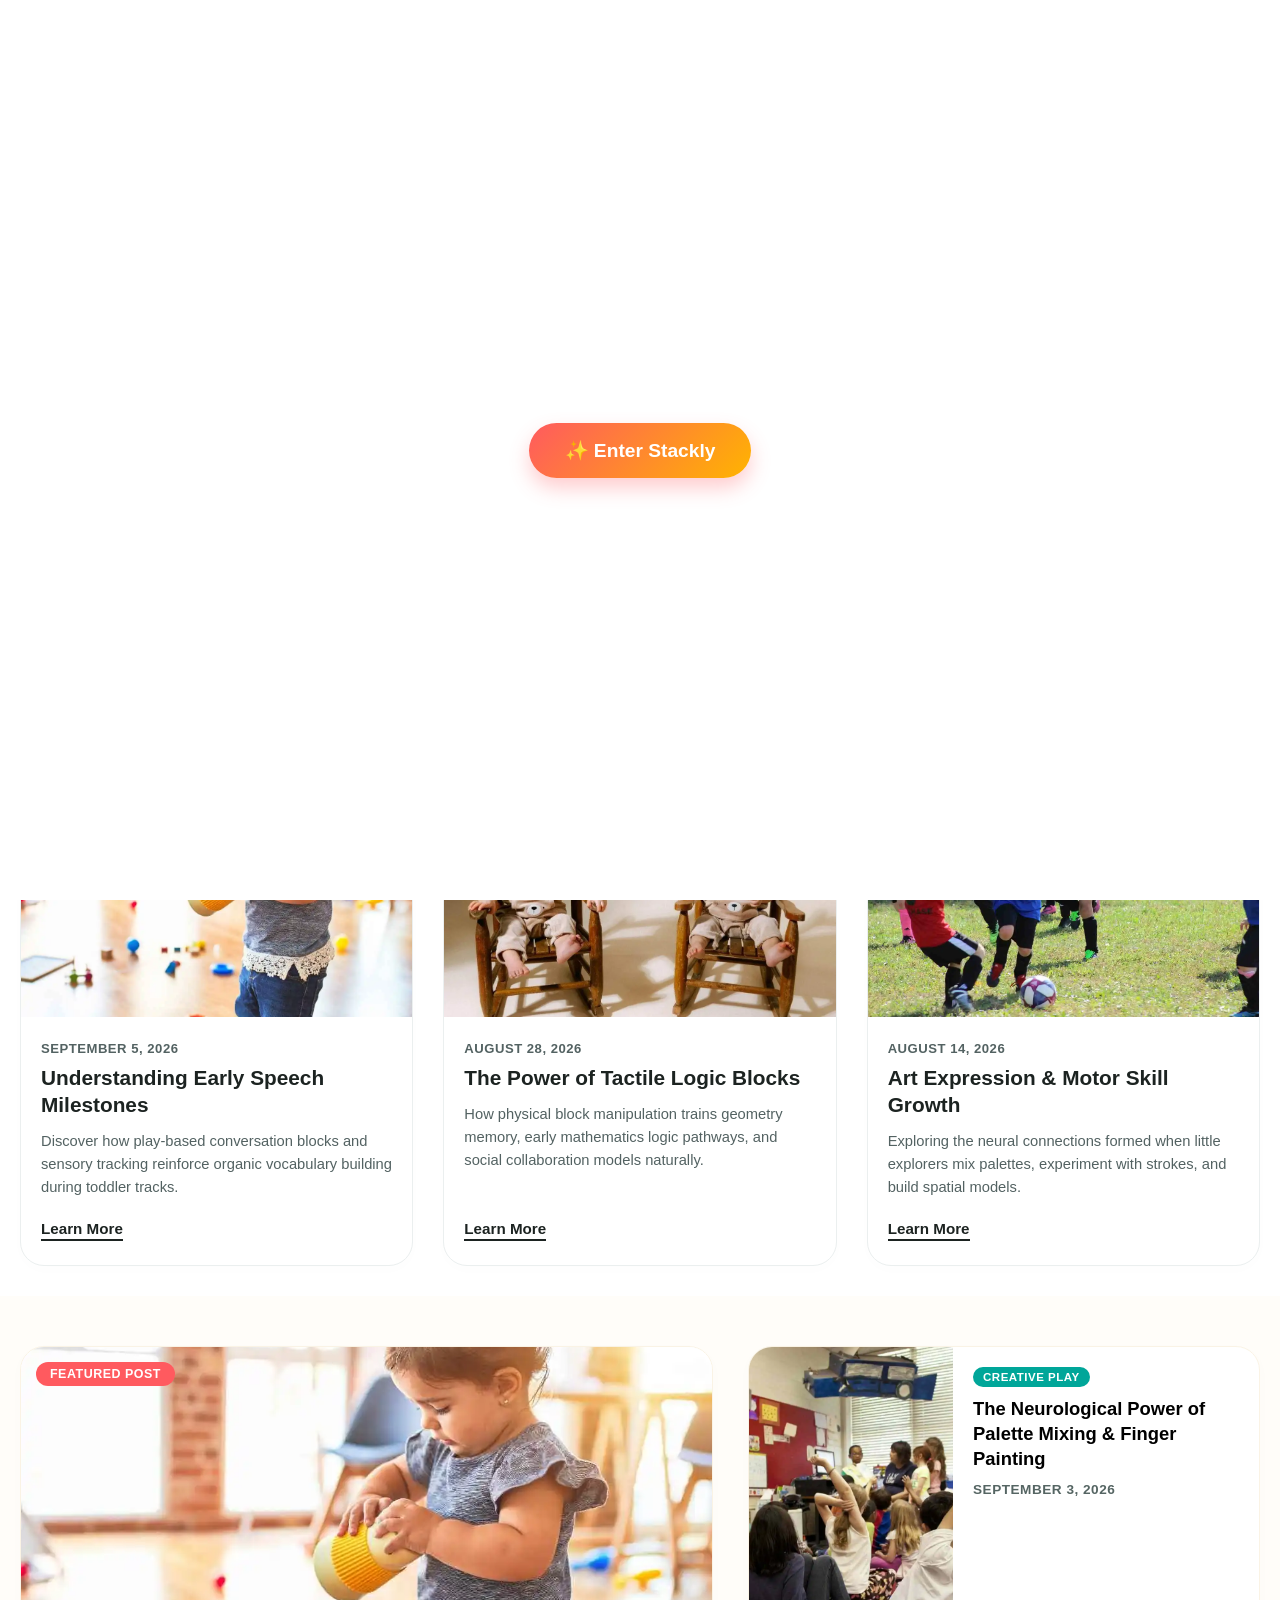
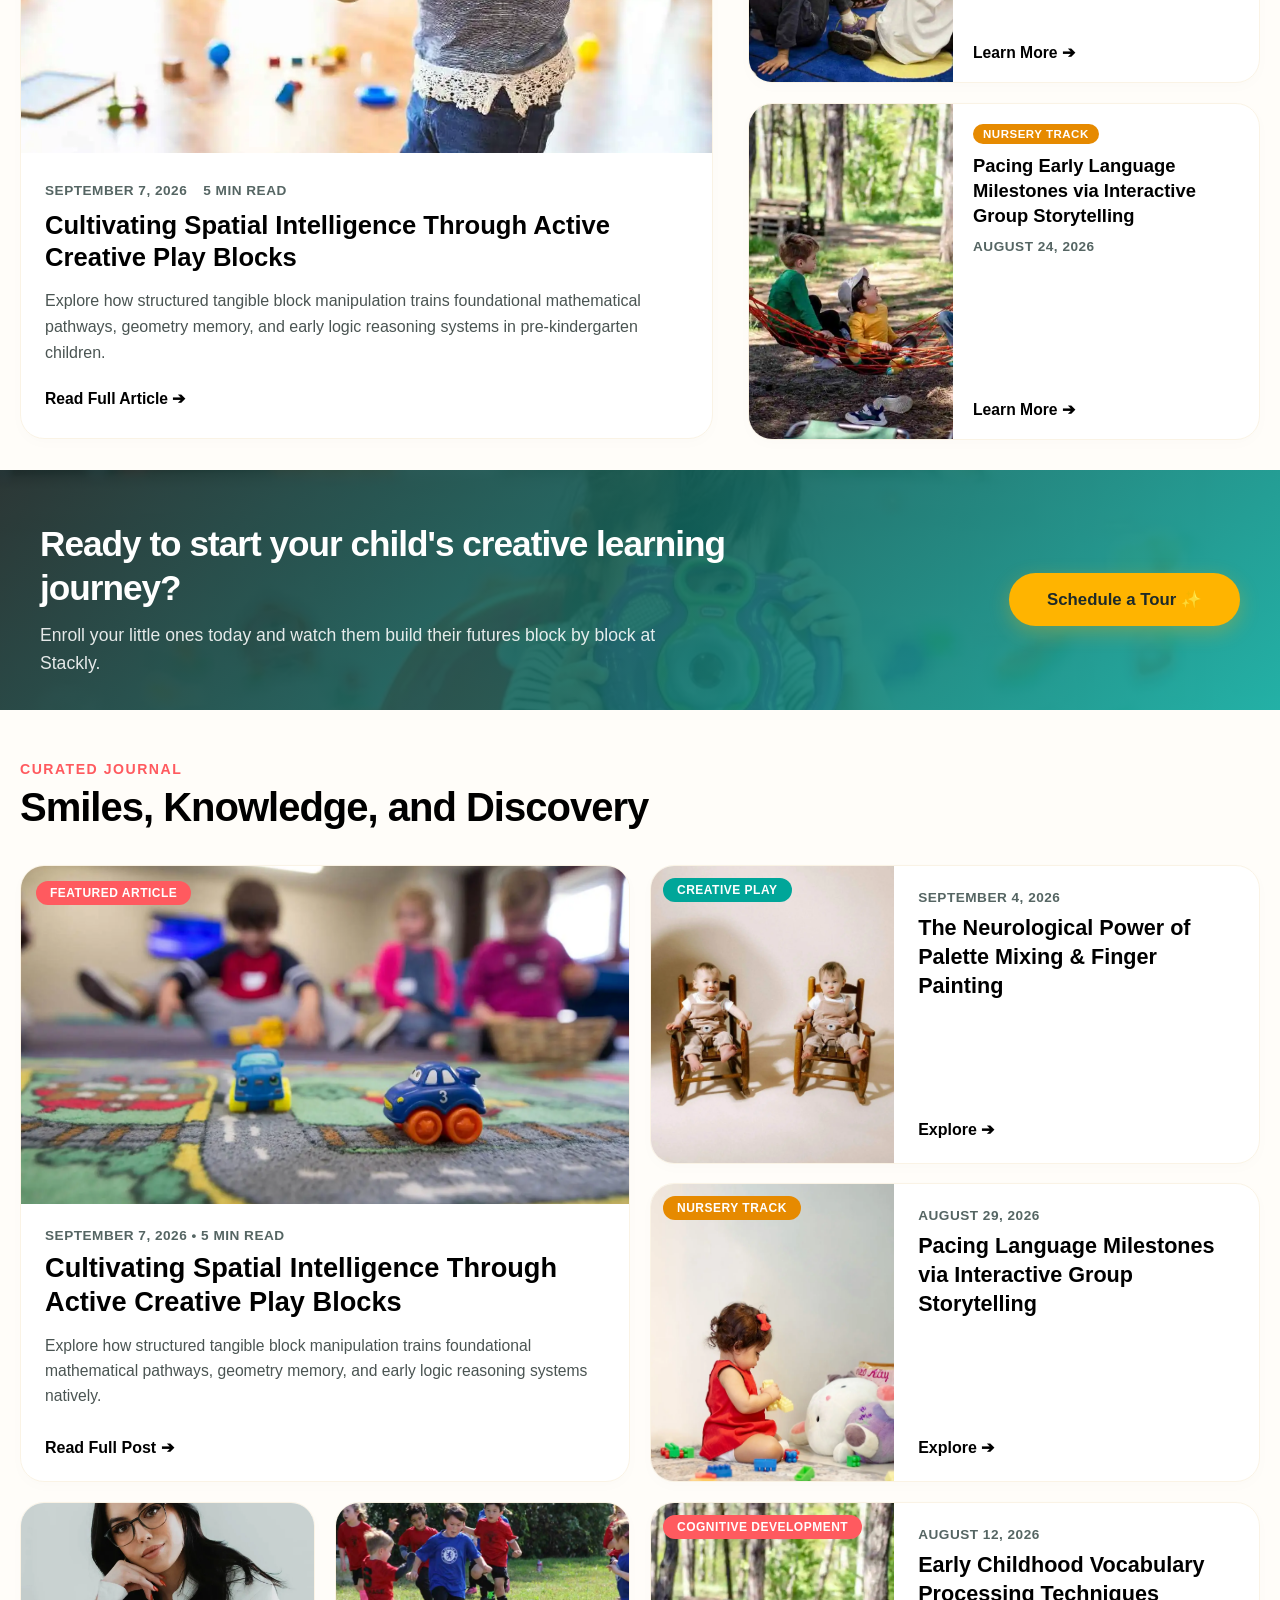
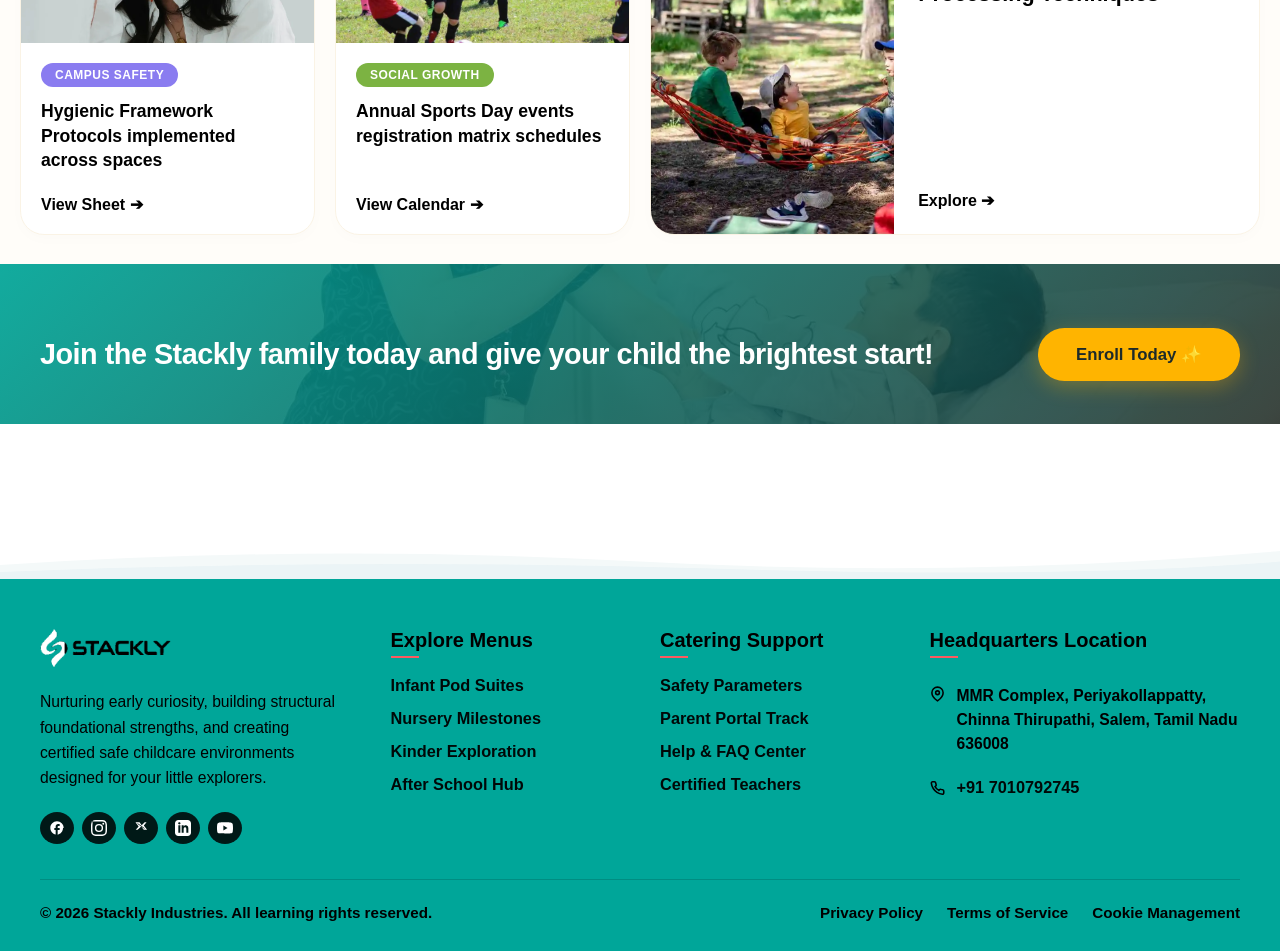
<file: blogs.html>
<!DOCTYPE html>
<html lang="en">
<head>
    <meta charset="UTF-8">
    <meta name="viewport" content="width=device-width, initial-scale=1.0">
    <title>Stackly - Creative Childcare Services</title>
    <!-- Linking external CSS styles -->
    <link rel="stylesheet" href="style.css">
</head>
<body>

    <!-- PRELOADER SCREEN OVERLAY -->
    <div id="preloader">
        <!-- Interactive Entrance Button (Ensures sound is allowed by web browsers) -->
        <div class="start-gate" id="startGate">
            <button class="start-btn" onclick="initiatePreloader()">✨ Enter Stackly</button>
        </div>

        <!-- Main Loading Assets Container (Triggered on click) -->
        <div class="loading-assets" id="loadingAssets">
            <!-- Vector Graphic: Childcare Stacking Blocks Layer -->
            <div class="vector-container">
                <svg viewBox="0 0 100 100" width="100%" height="100%">
                    <!-- Base Block -->
                    <rect class="block block-bottom" x="15" y="70" width="70" height="20" rx="4" />
                    <!-- Middle Block -->
                    <rect class="block block-middle" x="27.5" y="45" width="45" height="20" rx="4" />
                    <!-- Top Triangle Block -->
                    <polygon class="block block-top" points="50,15 35,38 65,38" />
                </svg>
            </div>

            <!-- Brand Logo Header Text -->
            <h1 class="brand-name">Stackly<span>.</span></h1>

            <!-- Loading Timing Bar Indicator -->
            <div class="progress-track">
                <div class="progress-bar" id="progressBar"></div>
            </div>
        </div>
    </div>



    <!-- Linking external Javascript behaviors -->
    <script>

        // --- NATIVE AUDIO SYNTHESIZER (Web Audio API) ---
// Generates a bright, warm, browser-safe chime sequence dynamically without external dependencies.
function playChimeSound() {
    try {
        const AudioContext = window.AudioContext || window.webkitAudioContext;
        const ctx = new AudioContext();
        
        // Note One: Bright Introduction Core Base
        let osc1 = ctx.createOscillator();
        let gain1 = ctx.createGain();
        osc1.type = 'triangle'; 
        osc1.frequency.setValueAtTime(523.25, ctx.currentTime); // C5 Note
        gain1.gain.setValueAtTime(0.15, ctx.currentTime);
        gain1.gain.exponentialRampToValueAtTime(0.001, ctx.currentTime + 0.6);
        osc1.connect(gain1);
        gain1.connect(ctx.destination);
        osc1.start();
        osc1.stop(ctx.currentTime + 0.6);

        // Note Two: Upbeat Harmonizing Accent delayed by 150 milliseconds
        setTimeout(() => {
            let osc2 = ctx.createOscillator();
            let gain2 = ctx.createGain();
            osc2.type = 'sine';
            osc2.frequency.setValueAtTime(659.25, ctx.currentTime); // E5 Note
            gain2.gain.setValueAtTime(0.2, ctx.currentTime);
            gain2.gain.exponentialRampToValueAtTime(0.001, ctx.currentTime + 0.8);
            osc2.connect(gain2);
            gain2.connect(ctx.destination);
            osc2.start();
            osc2.stop(ctx.currentTime + 0.8);
        }, 150);

    } catch (error) {
        console.warn("Audio presentation skipped due to client system security rules:", error);
    }
}

// --- STATE COORDINATION RUNNER ---
function initiatePreloader() {
    // 1. Fire Audio Chime Module
    playChimeSound();

    // 2. Tear down the static start interaction gate
    document.getElementById('startGate').style.display = 'none';
    
    // 3. Reveal Animated Loading elements 
    const loadingAssets = document.getElementById('loadingAssets');
    loadingAssets.style.display = 'flex';

    // 4. Trigger 2-Second Linear Track filling
    const bar = document.getElementById('progressBar');
    setTimeout(() => {
        bar.style.width = '100%';
    }, 50);

    // 5. Exit Preloader View and Introduce Main Landing Layout after exactly 2 seconds
    setTimeout(() => {
        const preloader = document.getElementById('preloader');
        const mainContent = document.getElementById('main-content');
        
        // Smooth Outward Transitions
        preloader.style.opacity = '0';
        preloader.style.transform = 'scale(1.05)';
        
        setTimeout(() => {
            preloader.style.display = 'none';
            // Smoothly ease in your main app canvas elements
            mainContent.classList.add('loaded');
        }, 500); // 500ms aligns with CSS exit style limits

    }, 2000); // Strict 2000ms duration requirement
}

    </script>

    <!-- FLOATING STICKY HEADER Component -->
<header class="floating-header">
    <div class="header-container">
        
        <!-- Brand Logo (Refreshes Page on Click) -->
        <div class="logo-wrapper" onclick="refreshPage()">
            <img src="./assests/childcare logo.webp" alt="Stackly Logo" class="brand-img">
        </div>

        <!-- Mobile Hamburger Menu Icon Toggle -->
        <div class="hamburger-menu" id="hamburgerToggle" onclick="toggleMobileMenu()">
            <span class="bar"></span>
            <span class="bar"></span>
            <span class="bar"></span>
        </div>

        <!-- Centered Navigation Menu Layout -->
        <!-- Centered Navigation Menu Layout -->
<nav class="nav-menu" id="navMenu">

    <a href="index.html" class="nav-item ">Home</a>
    <a href="programs.html" class="nav-item">Programs</a>
    <a href="about.html" class="nav-item">About Us</a>
    <a href="blogs.html" class="nav-item active">Blogs</a>
    <a href="contact.html" class="nav-item">Contact</a>

    <!-- Mobile Parent Portal -->
    <div class="mobile-auth-action">
        <button class="auth-btn" onclick="window.location.href='login.html'">
            Parent Portal
        </button>
    </div>

</nav>

<!-- Desktop Authentication -->
<div class="auth-actions">
    <button class="auth-btn" onclick="window.location.href='login.html'">
        Parent Portal
    </button>
</div>
        
    </div>
</header>

<div id="mobileMenuBackdrop" class="mobile-menu-backdrop"></div>




<script>
/* =========================================================
   HEADER + MOBILE HAMBURGER MENU
   ========================================================= */

let savedScrollPosition = 0;


/* =========================================================
   REFRESH PAGE
   ========================================================= */

function refreshPage() {
    window.location.reload();
}


/* =========================================================
   TOGGLE MOBILE MENU
   ========================================================= */

function toggleMobileMenu() {

    const hamburger = document.getElementById("hamburgerToggle");
    const navMenu = document.getElementById("navMenu");
    const backdrop = document.getElementById("mobileMenuBackdrop");

    if (!hamburger || !navMenu) {
        return;
    }

    const isMenuOpen = navMenu.classList.contains("active");


    /* =====================================================
       OPEN MENU
       ===================================================== */

    if (!isMenuOpen) {

        /* Save current scroll position */
        savedScrollPosition =
            window.scrollY ||
            window.pageYOffset ||
            document.documentElement.scrollTop ||
            0;


        /* Fix body at current scroll position */
        document.body.style.top =
            "-" + savedScrollPosition + "px";


        /* Open hamburger */
        hamburger.classList.add("active");


        /* Open navigation */
        navMenu.classList.add("active");


        /* Show blurred background */
        if (backdrop) {
            backdrop.classList.add("active");
        }


        /* Lock HTML scrolling */
        document.documentElement.classList.add(
            "mobile-menu-open"
        );


        /* Lock BODY scrolling */
        document.body.classList.add(
            "mobile-menu-open"
        );

    }


    /* =====================================================
       CLOSE MENU
       ===================================================== */

    else {

        closeMobileMenu();

    }
}


/* =========================================================
   CLOSE MOBILE MENU
   ========================================================= */

function closeMobileMenu() {

    const hamburger =
        document.getElementById("hamburgerToggle");

    const navMenu =
        document.getElementById("navMenu");

    const backdrop =
        document.getElementById("mobileMenuBackdrop");


    if (!hamburger || !navMenu) {
        return;
    }


    /* Close hamburger */
    hamburger.classList.remove("active");


    /* Close navigation */
    navMenu.classList.remove("active");


    /* Hide backdrop */
    if (backdrop) {
        backdrop.classList.remove("active");
    }


    /* Unlock HTML */
    document.documentElement.classList.remove(
        "mobile-menu-open"
    );


    /* Unlock BODY */
    document.body.classList.remove(
        "mobile-menu-open"
    );


    /* Remove fixed positioning */
    document.body.style.top = "";


    /* Restore previous scroll position */
    window.scrollTo(
        0,
        savedScrollPosition
    );
}


/* =========================================================
   DOM READY
   ========================================================= */

document.addEventListener(
    "DOMContentLoaded",
    function () {


        /* ================================================
           NAVIGATION CLICK
           ================================================ */

        const navItems =
            document.querySelectorAll(".nav-item");


        navItems.forEach(function (item) {

            item.addEventListener(
                "click",
                function () {

                    closeMobileMenu();

                }
            );

        });


        /* ================================================
           BACKDROP CLICK
           ================================================ */

        const backdrop =
            document.getElementById(
                "mobileMenuBackdrop"
            );


        if (backdrop) {

            backdrop.addEventListener(
                "click",
                function () {

                    closeMobileMenu();

                }
            );

        }


        /* ================================================
           ESC KEY
           ================================================ */

        document.addEventListener(
            "keydown",
            function (event) {

                if (event.key === "Escape") {

                    const navMenu =
                        document.getElementById(
                            "navMenu"
                        );


                    if (
                        navMenu &&
                        navMenu.classList.contains(
                            "active"
                        )
                    ) {

                        closeMobileMenu();

                    }

                }

            }
        );


        /* ================================================
           WINDOW RESIZE
           Close mobile menu when switching to desktop
           ================================================ */

        window.addEventListener(
            "resize",
            function () {

                if (window.innerWidth > 992) {

                    const navMenu =
                        document.getElementById(
                            "navMenu"
                        );


                    if (
                        navMenu &&
                        navMenu.classList.contains(
                            "active"
                        )
                    ) {

                        closeMobileMenu();

                    }

                }

            }
        );

    }
);


/* =========================================================
   PREVENT TOUCH SCROLL OUTSIDE MENU
   ========================================================= */

document.addEventListener(
    "touchmove",
    function (event) {

        const navMenu =
            document.getElementById("navMenu");


        if (
            navMenu &&
            navMenu.classList.contains("active")
        ) {

            /*
             * Prevent background page from scrolling.
             * Allow touch movement inside navigation.
             */

            if (!navMenu.contains(event.target)) {

                event.preventDefault();

            }

        }

    },
    {
        passive: false
    }
);


/* =========================================================
   PREVENT MOUSE WHEEL SCROLL OUTSIDE MENU
   ========================================================= */

document.addEventListener(
    "wheel",
    function (event) {

        const navMenu =
            document.getElementById("navMenu");


        if (
            navMenu &&
            navMenu.classList.contains("active")
        ) {

            /*
             * Prevent background page from scrolling.
             * Allow wheel movement inside navigation.
             */

            if (!navMenu.contains(event.target)) {

                event.preventDefault();

            }

        }

    },
    {
        passive: false
    }
);
</script>




<!-- FRESH FULL-WIDTH BLOG HERO PROFILE BANNER -->
<section class="blog-hero-section">
    <div class="blog-hero-container">
        
        <!-- LEFT COLUMN: COPYWRITING FIELD (SCROLL REVEALED) -->
        <div class="blog-hero-content">
            <!-- Sentence-by-Sentence Scroll Revealed Heading Matrix -->
            <h1 class="blog-hero-title" id="blogHeroTitle">
                <span class="blog-sentence">Stories From Stackly.</span>
                <span class="blog-sentence">Parenting Growth Insights.</span>
                <span class="blog-sentence highlight">Early Discovery Shared.</span>
            </h1>
            
            <p class="blog-hero-subtitle">
                Explore expert parenting advice, childhood milestone updates, and fun learning activities crafted by our certified caregivers to help your little ones grow.
            </p>
            
            <!-- Dual Interactive Floating Action Buttons -->
            <div class="blog-hero-actions">
        <button
    class="blog-hero-btn primary-blog-cta float-action-node-1"
    onclick="window.location.href='404.html'">
    Explore Articles ✨
</button>

<button
    class="blog-hero-btn secondary-blog-cta float-action-node-2"
    onclick="window.location.href='404.html'">
    Subscribe Now ➔
</button>
            </div>
        </div>

        <!-- RIGHT COLUMN: AUTOMATED TRANSITION FRAMES SLIDESHOW (2-SECOND TICK) -->
        <div class="blog-hero-media">
            <div class="asymmetric-slideshow-window">
                <div class="blog-slideshow-track" id="blogHeroSlideshow">
                    <img src="./assests/preschool 2.webp" alt="Child reading a colorful book" class="blog-hero-img active">
                    <img src="./assests/care 3.webp" alt="Creative finger painting artwork class" class="blog-hero-img">
                    <img src="./assests/care 2.webp" alt="Tactile blocks building milestones" class="blog-hero-img">
                </div>
                <!-- Small Floating Vector Sun Graphic Badge Accent -->
                <div class="blog-hero-vector-accent float-action-node-2">
                    <svg viewBox="0 0 24 24" width="38" height="38" fill="#FFB400">
                        <path d="M12,2 L14.8,8.6 L22,9.2 L16.5,14 L18.2,21 L12,17.3 L5.8,21 L7.5,14 L2,9.2 L9.2,8.6 Z"/>
                    </svg>
                </div>
            </div>
        </div>

    </div>
</section>

<style>
    /* --- SITE CONTEXT DESIGN TOKENS --- */
:root {
    --primary-color: #FF5A5F;   /* Bright Coral */
    --secondary-color: #FFB400; /* Warm Yellow */
    --accent-color: #00A699;    /* Fresh Teal Green */
    --text-main: #2B2B2B;       /* Deep Charcoal */
    --surface-white: #FFFFFF;
}

/* --- OVERALL HERO CANVAS HOUSING --- */
.blog-hero-section {
    width: 100%;
    background: linear-gradient(180deg, #FFFFFF 0%, #FAFDFD 100%);
    /* TARGET PARAMETER DESIGN PADDINGS: 50px Top, 30px Bottom */
    padding: 130px 20px 30px 20px !important;
    overflow: hidden;
    position: relative;
    display: flex;
    align-items: center;
}

.blog-hero-container {
    width: 100%;
    max-width: 1240px;
    margin: 0 auto;
    display: grid;
    /* Aligns copywriting left, interchanging slider panels right */
    grid-template-columns: 1.12fr 0.88fr;
    gap: 55px;
    align-items: center;
}

/* ================= LEFT COLUMN: WORD REVEALS & FLOATING CTAS ================= */
.blog-hero-content {
    text-align: left;
}

.blog-hero-title {
    font-size: 3.4rem;
    font-weight: 900;
    line-height: 1.18;
    color: var(--text-main);
    letter-spacing: -1.5px;
    margin-bottom: 22px;
    display: flex;
    flex-direction: column;
    gap: 4px;
}

/* Sentence-by-sentence scroll reveal default anchors */
.blog-sentence {
    opacity: 0;
    transform: translateY(20px);
    transition: opacity 0.6s cubic-bezier(0.215, 0.610, 0.355, 1), 
                transform 0.6s cubic-bezier(0.215, 0.610, 0.355, 1);
}

.blog-sentence.revealed-line {
    opacity: 1;
    transform: translateY(0);
}

.blog-hero-title .highlight {
    color: var(--accent-color);
}

.blog-hero-subtitle {
    font-size: 1.15rem;
    line-height: 1.65;
    color: #555555;
    max-width: 550px;
    margin-bottom: 35px;
}

/* --- CALL INTERACTIVE BUTTON HOOKS SYSTEM --- */
.blog-hero-actions {
    display: flex;
    gap: 16px;
    align-items: center;
}

.blog-hero-btn {
    padding: 16px 36px;
    font-size: 1.05rem;
    font-weight: 700;
    border-radius: 16px;
    border: none;
    cursor: pointer;
    transition: background-color 0.3s, transform 0.2s, box-shadow 0.2s;
}

.primary-blog-cta {
    background-color: var(--primary-color);
    color: #FFFFFF;
    box-shadow: 0 5px 15px rgba(255, 90, 95, 0.25);
}
.primary-blog-cta:hover { background-color: #E04449; }

.secondary-blog-cta {
    background-color: #FFFFFF;
    color: var(--text-main);
    border: 2px solid #E2E8F0;
    box-shadow: 0 5px 15px rgba(0, 0, 0, 0.02);
}
.secondary-blog-cta:hover { background-color: #F8FAFB; }

/* Continuous Infinite Element Floating Rhythm Physics Loops */
.float-action-node-1 { animation: blogFloatMotion 4.5s ease-in-out infinite alternate; }
.float-action-node-2 { animation: blogFloatMotion 4.5s ease-in-out infinite alternate-reverse; animation-delay: 0.6s; }

@keyframes blogFloatMotion {
    0% { transform: translateY(0); }
    100% { transform: translateY(-7px); }
}

.blog-hero-btn:hover {
    transform: translateY(-4px) scale(1.02);
    box-shadow: 0 10px 22px rgba(43, 43, 43, 0.12);
}

/* ================= RIGHT COLUMN: AUTOMATED TIMED TRANSITION SLIDESHOW ================= */
.blog-hero-media {
    display: flex;
    justify-content: center;
    position: relative;
    width: 100%;
}

/* High-end non-square fluid profile masking frame */
.asymmetric-slideshow-window {
    position: relative;
    width: 100%;
    max-width: 440px;
    aspect-ratio: 1 / 1;
    overflow: visible; /* Permits vector overlay badges to float outwards comfortably */
    border-radius: 40% 60% 30% 70% / 60% 40% 60% 40%;
    box-shadow: 0 20px 45px rgba(43, 43, 43, 0.06);
    background-color: #FFEBEB;
    z-index: 5;
}

.blog-slideshow-track {
    width: 100%;
    height: 100%;
    position: relative;
    overflow: hidden;
    border-radius: inherit; /* Inherits the fluid mask curvature natively */
}

.blog-hero-img {
    position: absolute;
    top: 0; left: 0; width: 100%; height: 100%;
    object-fit: cover;
    opacity: 0;
    transform: scale(1.05);
    /* High-performance hardware-accelerated crossfade transitions */
    transition: opacity 0.6s cubic-bezier(0.4, 0, 0.2, 1), 
                transform 1s cubic-bezier(0.4, 0, 0.2, 1);
}

.blog-hero-img.active {
    opacity: 1;
    transform: scale(1);
    z-index: 2;
}

.blog-hero-vector-accent {
    position: absolute;
    bottom: -15px;
    left: -15px;
    z-index: 10;
}

/* ================= COMPREHENSIVE HIGH-UTILITY RESPONSIVE INTERFACE ================= */
@media (max-width: 1024px) {
    .blog-hero-section { padding-top: 130px !important; }
    .blog-hero-container {
        grid-template-columns: 1fr;
        gap: 50px;
        text-align: center;
    }
    .blog-hero-content { display: flex; flex-direction: column; align-items: center; text-align: center; }
    .blog-hero-title { font-size: 2.6rem; align-items: center; }
    .blog-hero-subtitle { margin-left: auto; margin-right: auto; }
    .asymmetric-slideshow-window { max-width: 360px; }
}

@media (max-width: 480px) {
    .blog-hero-title { font-size: 2.1rem; }
    .blog-hero-actions { flex-direction: column; width: 100%; gap: 12px; }
    .blog-hero-btn { width: 100%; text-align: center; }
}

</style>

<script>
    /**
 * Stackly Childcare Website - Blog Hero Sequence Rotator Engine
 */
document.addEventListener("DOMContentLoaded", () => {
    initBlogTitleScrollReveal();
    initAutomatedTwoSecondBlogSlideshow();
});

// 1. SCROLL ENGINE: Triggers sequential sentence-by-sentence text reveals
function initBlogTitleScrollReveal() {
    const headingBlock = document.getElementById("blogHeroTitle");
    if (!headingBlock) return;

    const revealObserver = new IntersectionObserver((entries, observer) => {
        entries.forEach(entry => {
            if (entry.isIntersecting) {
                const parent = entry.target;
                const sentenceLines = parent.querySelectorAll(".blog-sentence");

                // Stagger individual lines sequence reveals cleanly by 240ms delay gaps
                sentenceLines.forEach((line, index) => {
                    setTimeout(() => {
                        line.classList.add("revealed-line");
                    }, index * 240);
                });

                // Clear observer to conserve background browser runtime threads footprints
                observer.unobserve(parent);
            }
        });
    }, { root: null, threshold: 0.2 });

    revealObserver.observe(headingBlock);
}

// 2. SLIDESHOW TIMER: Rotates featured cover images precisely every 2000ms (2 seconds)
function initAutomatedTwoSecondBlogSlideshow() {
    const images = document.querySelectorAll(".blog-slideshow-track .blog-hero-img");
    if (images.length === 0) return;

    let activeTrackIndex = 0;

    setInterval(() => {
        // Demote active parameters from current displaying image layer
        images[activeTrackIndex].classList.remove("active");
        
        // Advance structural indexing loops safely across parameters bounds
        activeTrackIndex = (activeTrackIndex + 1) % images.length;
        
        // Elevate active properties on chosen next selection target
        images[activeTrackIndex].classList.add("active");
    }, 2000); // 2-second automated ticker crossfade intervals
}

</script>

<!-- DYNAMIC EDITORIAL ARTICLES SECTION -->
<section class="blog-articles-section" id="latest-insights">
    <div class="articles-main-container">
        
        <!-- HEADER LAYER FOR SCANNABILITY -->
        <div class="articles-grid-header">
            <span class="articles-mini-badge">Our Journal</span>
            <h2 class="articles-main-title">Latest Knowledge Sheets</h2>
        </div>

        <!-- THREE-COLUMN INTERACTIVE CARD PROFILE DECK -->
        <div class="articles-cards-deck">
            
            <!-- Article Card 1 -->
            <div class="article-editorial-card">
                <div class="article-media-cover">
                    <img src="./assests/toddler.webp" alt="Child reading a colorful workbook" class="article-cover-img">
                    <span class="article-category-pill pill-pink">Parenting advice</span>
                </div>
                <div class="article-body-panel">
                    <div class="article-timestamp">September 5, 2026</div>
                    <h3>Understanding Early Speech Milestones</h3>
                    <p class="article-excerpt">Discover how play-based conversation blocks and sensory tracking reinforce organic vocabulary building during toddler tracks.</p>
                    <a href="404.html" class="article-learn-more-link">Learn More</a>
                </div>
            </div>

            <!-- Article Card 2 -->
            <div class="article-editorial-card">
                <div class="article-media-cover">
                    <img src="./assests/twin.webp" alt="Children building toys together" class="article-cover-img">
                    <span class="article-category-pill pill-teal">Education</span>
                </div>
                <div class="article-body-panel">
                    <div class="article-timestamp">August 28, 2026</div>
                    <h3>The Power of Tactile Logic Blocks</h3>
                    <p class="article-excerpt">How physical block manipulation trains geometry memory, early mathematics logic pathways, and social collaboration models naturally.</p>
                    <a href="404.html" class="article-learn-more-link">Learn More</a>
                </div>
            </div>

            <!-- Article Card 3 -->
            <div class="article-editorial-card">
                <div class="article-media-cover">
                    <img src="./assests/weekend bootcamp.webp" alt="Creative finger painting artwork class" class="article-cover-img">
                    <span class="article-category-pill pill-yellow">Creative Play</span>
                </div>
                <div class="article-body-panel">
                    <div class="article-timestamp">August 14, 2026</div>
                    <h3>Art Expression & Motor Skill Growth</h3>
                    <p class="article-excerpt">Exploring the neural connections formed when little explorers mix palettes, experiment with strokes, and build spatial models.</p>
                    <a href="404.html" class="article-learn-more-link">Learn More</a>
                </div>
            </div>

        </div>

    </div>
</section>

<style>
    /* --- COMPONENT THEME DESIGN TOKENS --- */
:root {
    --text-dark: #1C2321;
    --text-muted: #536262;
    --primary-pink: #FF5A5F;
    --accent-teal: #00A699;
    --accent-yellow: #FFB400;
    --card-surface: #FFFFFF;
}

/* --- WORKSPACE PACKING WRAPPERS --- */
.blog-articles-section {
    width: 100%;
    background-color: #FFFFFF;
    /* TARGET PARAMETER DESIGN PADDINGS: 50px Top, 30px Bottom */
    padding: 50px 20px 30px 20px !important;
    overflow: hidden;
}

.articles-main-container {
    width: 100%;
    max-width: 1240px;
    margin: 0 auto;
}

/* --- HEADER ROWS ARCHITECTURES --- */
.articles-grid-header {
    text-align: left;
    margin-bottom: 35px;
}

.articles-mini-badge {
    font-size: 0.88rem;
    font-weight: 800;
    color: var(--primary-pink);
    text-transform: uppercase;
    letter-spacing: 1.5px;
    display: inline-block;
    margin-bottom: 8px;
}

.articles-main-title {
    font-size: 2.5rem;
    font-weight: 900;
    color: var(--text-dark);
    letter-spacing: -1px;
}

/* ================= 3-COLUMN EDITORIAL DECK MATRIX ================= */
.articles-cards-deck {
    display: grid;
    /* Configures a balanced 3-column architecture tracking desktop layouts */
    grid-template-columns: repeat(3, 1fr);
    gap: 30px;
    width: 100%;
}

.article-editorial-card {
    background-color: var(--card-surface);
    border: 1px solid #EBEFEF;
    border-radius: 24px;
    overflow: hidden;
    display: flex;
    flex-direction: column;
    box-shadow: 0 4px 15px rgba(28, 35, 33, 0.01);
    transition: transform 0.3s cubic-bezier(0.25, 0.46, 0.45, 0.94), box-shadow 0.3s ease;
}

.article-editorial-card:hover {
    transform: translateY(-5px);
    box-shadow: 0 12px 28px rgba(28, 35, 33, 0.05);
}

/* Cover Image Envelopes */
.article-media-cover {
    position: relative;
    width: 100%;
    aspect-ratio: 1.5 / 1;
    overflow: hidden;
    background-color: #FAFAFA;
}

.article-cover-img {
    width: 100%;
    height: 100%;
    object-fit: cover;
    transition: transform 0.5s ease;
}

.article-editorial-card:hover .article-cover-img {
    transform: scale(1.04);
}

/* Theme Colored Category Category Pills */
.article-category-pill {
    position: absolute;
    top: 15px; left: 15px;
    font-size: 0.78rem;
    font-weight: 800;
    text-transform: uppercase;
    padding: 5px 14px;
    border-radius: 30px;
    letter-spacing: 0.5px;
    z-index: 10;
    color: #FFFFFF;
}
.pill-pink { background-color: var(--primary-pink); }
.pill-teal { background-color: var(--accent-teal); }
.pill-yellow { background-color: #E68A00; }

/* Content panels text blocks */
.article-body-panel {
    padding: 24px 20px;
    text-align: left;
    display: flex;
    flex-direction: column;
    flex-grow: 1;
}

.article-timestamp {
    font-size: 0.82rem;
    font-weight: 700;
    color: var(--text-muted);
    margin-bottom: 8px;
    text-transform: uppercase;
    letter-spacing: 0.5px;
}

.article-body-panel h3 {
    font-size: 1.3rem;
    font-weight: 800;
    color: var(--text-dark);
    line-height: 1.3;
    margin-bottom: 12px;
}

.article-excerpt {
    font-size: 0.92rem;
    line-height: 1.55;
    color: var(--text-muted);
    margin-bottom: 22px;
    flex-grow: 1;
}

/* --- THE MANDATED INTERACTIVE "LEARNING MORE" LINK NODE --- */
.article-learn-more-link {
    font-size: 0.95rem;
    font-weight: 800;
    color: var(--text-dark);
    text-decoration: none;
    align-self: flex-start;
    border-bottom: 2px solid var(--text-dark);
    padding-bottom: 2px;
    transition: color 0.15s dynamic, border-color 0.15s ease;
}

.article-learn-more-link:hover {
    color: var(--primary-pink);
    border-color: var(--primary-pink);
}

/* ================= ADAPTIVE RESPONSIVE GRID CONFIGURATIONS ================= */
@media (max-width: 992px) {
    .articles-main-title { font-size: 2.1rem; }
    /* Flips to a 2-column or stacked format layout natively on tablet widths */
    .articles-cards-deck { grid-template-columns: repeat(2, 1fr); gap: 20px; }
}

@media (max-width: 650px) {
    .articles-grid-header { text-align: center; }
    .articles-cards-deck { grid-template-columns: 1fr; gap: 20px; } /* Clean rows stack mapping on phone screens */
    .article-editorial-card { max-width: 350px; margin: 0 auto; width: 100%; }
}


</style>

<script>
    /**
 * Stackly Childcare Website - Articles Grid Reveal Engine
 */
document.addEventListener("DOMContentLoaded", () => {
    initBlogArticlesCascadeReveal();
});

/**
 * One-by-One Scroll Reveal Core
 * Cascades article cards into view sequentially with a 150ms stagger window
 */
function initBlogArticlesCascadeReveal() {
    const trackDeck = document.querySelector(".articles-cards-deck");
    if (!trackDeck) return;

    // Prefire configuration: Apply baseline hidden classes to all child cards natively
    const cards = trackDeck.querySelectorAll(".article-editorial-card");
    cards.forEach(card => {
        card.style.opacity = "0";
        card.style.transform = "translateY(25px)";
        card.style.transition = "opacity 0.6s cubic-bezier(0.215, 0.610, 0.355, 1), transform 0.6s cubic-bezier(0.215, 0.610, 0.355, 1)";
    });

    const intersectionObserver = new IntersectionObserver((entries, observer) => {
        entries.forEach(entry => {
            if (entry.isIntersecting) {
                const parent = entry.target;
                const interiorCards = parent.querySelectorAll(".article-editorial-card");

                // Stagger column arrival intervals cleanly by 150 milliseconds
                interiorCards.forEach((card, index) => {
                    setTimeout(() => {
                        card.style.opacity = "1";
                        card.style.transform = "translateY(0)";
                    }, index * 150);
                });

                // Clear operational observer loop to safeguard thread space metrics
                observer.unobserve(parent);
            }
        });
    }, { root: null, threshold: 0.12 });

    intersectionObserver.observe(trackDeck);
}

</script>

<!-- PREMIUM FULL-WIDTH BLOG SHOWCASE GRID -->
<section class="blog-showcase-section" id="featured-showcase">
    <div class="showcase-main-container">
        
        <!-- ================= LEFT SIDE: HERO FEATURED BIG ARTICLE ================= -->
        <div class="showcase-hero-column reveal-node">
            <div class="premium-showcase-card glow-coral-card">
                <div class="showcase-media-frame">
                    <img src="./assests/toddler.webp" alt="Children learning with blocks" class="showcase-display-img">
                    <span class="showcase-tag tag-coral">Featured Post</span>
                </div>
                <div class="showcase-body-panel">
                    <div class="showcase-meta-row">
                        <span class="meta-date">September 7, 2026</span>
                        <span class="meta-read-time">5 Min Read</span>
                    </div>
                    <h3>Cultivating Spatial Intelligence Through Active Creative Play Blocks</h3>
                    <p class="showcase-excerpt">
                        Explore how structured tangible block manipulation trains foundational mathematical pathways, geometry memory, and early logic reasoning systems in pre-kindergarten children.
                    </p>
                    <a href="404.html" class="showcase-action-link">Read Full Article ➔</a>
                </div>
            </div>
        </div>

        <!-- ================= RIGHT SIDE: COMPACT STACKED SIDE ARTICLES GRID ================= -->
        <div class="showcase-sidebar-column" id="sidebarCardsDeck">
            
            <!-- Side Card 1 -->
            <div class="premium-showcase-card side-row-card glow-teal-card reveal-cascade-node">
                <div class="showcase-media-frame sidebar-frame">
                    <img src="./assests/care center.webp" alt="Child finger painting activity" class="showcase-display-img">
                </div>
                <div class="showcase-body-panel sidebar-body">
                    <span class="showcase-tag tag-teal">Creative Play</span>
                    <h3>The Neurological Power of Palette Mixing & Finger Painting</h3>
                    <div class="showcase-meta-row">
                        <span class="meta-date">September 3, 2026</span>
                    </div>
                    <a href="404.html" class="showcase-action-link">Learn More ➔</a>
                </div>
            </div>

            <!-- Side Card 2 -->
            <div class="premium-showcase-card side-row-card glow-yellow-card reveal-cascade-node">
                <div class="showcase-media-frame sidebar-frame">
                    <img src="./assests/outdoor.webp" alt="Nursery circle time reading" class="showcase-display-img">
                </div>
                <div class="showcase-body-panel sidebar-body">
                    <span class="showcase-tag tag-yellow">Nursery Track</span>
                    <h3>Pacing Early Language Milestones via Interactive Group Storytelling</h3>
                    <div class="showcase-meta-row">
                        <span class="meta-date">August 24, 2026</span>
                    </div>
                    <a href="404.html" class="showcase-action-link">Learn More ➔</a>
                </div>
            </div>

        </div>

    </div>
</section>

<style>
    /* --- COMPONENT LEVEL DESIGN SYSTEM --- */
:root {
    --text-pure-black: #000000;
    --primary-coral: #FF5A5F;
    --accent-teal: #00A699;
    --accent-yellow: #FFB400;
    --surface-bg: #FFFFFF;
}

/* --- OVERALL CASING WRAPPER WITH PRECISE PADDING CONTROLS --- */
.blog-showcase-section {
    width: 100%;
    background-color: #FFFDF9; /* Warm theme cream matte backdrop fill */
    /* TARGET PARAMETER DESIGN PADDINGS: 50px Top, 30px Bottom */
    padding: 50px 20px 30px 20px !important;
    overflow: hidden;
    position: relative;
}

.showcase-main-container {
    width: 100%;
    max-width: 1240px;
    margin: 0 auto;
    display: grid;
    /* Main featured card left, split auxiliary sidebar cards stack right */
    grid-template-columns: 1.15fr 0.85fr;
    gap: 35px;
    align-items: start;
}

/* ================= THE UNIVERSAL GLOW CARD LAYOUT ENGINE ================= */
.premium-showcase-card {
    background-color: var(--surface-bg);
    border: 1px solid #FAF3E5;
    border-radius: 24px;
    overflow: hidden;
    display: flex;
    flex-direction: column;
    box-shadow: 0 4px 15px rgba(0, 0, 0, 0.015);
    
    /* Hardware accelerated animation transitions */
    transition: transform 0.4s cubic-bezier(0.25, 1, 0.5, 1), 
                border-color 0.4s ease, 
                box-shadow 0.4s ease;
    will-change: transform;
}

/* Modern Graphic Media Frame Overlays */
.showcase-media-frame {
    position: relative;
    width: 100%;
    aspect-ratio: 1.7 / 1;
    overflow: hidden;
    background-color: #FAFAFA;
}

.showcase-display-img {
    width: 100%;
    height: 100%;
    object-fit: cover;
    transition: transform 0.6s cubic-bezier(0.25, 0.46, 0.45, 0.94);
}

/* --- MODERN HOVER INTERACTIVE ACTIONS & AMBIENT BORDER GLOWS --- */
.premium-showcase-card:hover {
    transform: translateY(-6px);
}
.premium-showcase-card:hover .showcase-display-img {
    transform: scale(1.04);
}

/* Custom Color Illumination Track Glow Variables */
.glow-coral-card:hover {
    border-color: var(--primary-coral);
    box-shadow: 0 12px 30px rgba(255, 90, 95, 0.12);
}
.glow-teal-card:hover {
    border-color: var(--accent-teal);
    box-shadow: 0 12px 30px rgba(0, 166, 153, 0.12);
}
.glow-yellow-card:hover {
    border-color: var(--accent-yellow);
    box-shadow: 0 12px 30px rgba(255, 180, 0, 0.12);
}

/* Text Panel Content Allocations */
.showcase-body-panel {
    padding: 30px 24px;
    text-align: left;
    display: flex;
    flex-direction: column;
    flex-grow: 1;
}

.showcase-meta-row {
    display: flex;
    gap: 16px;
    font-size: 0.85rem;
    font-weight: 700;
    color: #556563;
    text-transform: uppercase;
    letter-spacing: 0.5px;
    margin-bottom: 12px;
}

.showcase-body-panel h3 {
    font-size: 1.6rem;
    font-weight: 900;
    color: var(--text-pure-black);
    line-height: 1.25;
    margin-bottom: 14px;
}

.showcase-excerpt {
    font-size: 1rem;
    line-height: 1.6;
    color: #4A5452;
    margin-bottom: 24px;
}

.showcase-action-link {
    font-size: 0.98rem;
    font-weight: 800;
    color: var(--text-pure-black);
    text-decoration: none;
    margin-top: auto;
    align-self: flex-start;
    transition: color 0.2s;
}
.showcase-action-link:hover { color: var(--primary-coral); }

/* Category Tags */
.showcase-tag {
    position: absolute;
    top: 15px; left: 15px;
    font-size: 0.78rem; font-weight: 800; text-transform: uppercase;
    padding: 5px 14px; border-radius: 30px; letter-spacing: 0.5px; z-index: 10; color: #FFFFFF;
}
.tag-coral { background-color: var(--primary-coral); }
.tag-teal { background-color: var(--accent-teal); }
.tag-yellow { background-color: #E68A00; }

/* ================= RIGHT SIDE: COMPACT SIDEBAR CARDS DECK ================= */
.showcase-sidebar-column {
    display: flex;
    flex-direction: column;
    gap: 20px;
    width: 100%;
    height: 100%;
}

/* Horizontal card rows format on desktop viewports */
.side-row-card {
    flex-direction: row;
    height: calc(50% - 10px);
}

.sidebar-frame {
    width: 40%;
    height: 100%;
    aspect-ratio: auto;
}

.sidebar-body {
    width: 60%;
    padding: 20px;
    justify-content: center;
}

.sidebar-body .showcase-tag {
    position: static;
    align-self: flex-start;
    margin-bottom: 10px;
    font-size: 0.72rem;
    padding: 4px 10px;
}

.sidebar-body h3 {
    font-size: 1.15rem;
    line-height: 1.35;
    margin-bottom: 10px;
}

/* --- SCROLL ENTRANCE SEQUENCES ANIMATION BASE --- */
.reveal-node {
    opacity: 0; transform: translateY(20px);
    transition: opacity 0.7s ease, transform 0.7s ease;
}
.reveal-cascade-node {
    opacity: 0; transform: translateY(20px);
    transition: opacity 0.6s ease, transform 0.6s ease;
}
.reveal-node.activated, .reveal-cascade-node.activated {
    opacity: 1; transform: translateY(0);
}

/* ================= ADAPTIVE RESPONSIVE COMPACT LAYOUT INTERFACE ================= */
@media (max-width: 1024px) {
    .showcase-main-container { grid-template-columns: 1fr; gap: 40px; }
    .side-row-card { flex-direction: column; height: auto; }
    .sidebar-frame { width: 100%; aspect-ratio: 1.7 / 1; }
    .sidebar-body { width: 100%; padding: 24px 20px; }
    .sidebar-body .showcase-tag { position: absolute; top: 15px; left: 15px; }
    .showcase-body-panel h3 { font-size: 1.4rem; }
}

@media (max-width: 580px) {
    .blog-showcase-section { padding: 40px 16px 30px 16px !important; }
    .showcase-body-panel { padding: 20px 16px; }
    .showcase-body-panel h3 { font-size: 1.25rem; }
    .showcase-excerpt { font-size: 0.95rem; }
}

</style>

<script>
    /**
 * Stackly Childcare Website - Blog Showcase Scrolling Interactivity Engine
 */
document.addEventListener("DOMContentLoaded", () => {
    initShowcaseScrollReveal();
});

/**
 * Scroll Trigger Reveal Sub-Engine
 * Fades in the left hero post and cascades the right sidebar cards sequentially on viewport entry
 */
function initShowcaseScrollReveal() {
    const mainContainer = document.querySelector(".showcase-main-container");
    if (!mainContainer) return;

    const observer = new IntersectionObserver((entries, observer) => {
        entries.forEach(entry => {
            if (entry.isIntersecting) {
                // Trigger left column main featured card reveal instantly
                const heroCard = entry.target.querySelector(".showcase-hero-column");
                if (heroCard) heroCard.classList.add("activated");

                // Stagger right column side article cards by 180ms delay frequencies
                const sideCards = entry.target.querySelectorAll(".reveal-cascade-node");
                sideCards.forEach((card, index) => {
                    setTimeout(() => {
                        card.classList.add("activated");
                    }, index * 180);
                });

                // Clear observer to optimize client thread metrics overhead footprint
                observer.unobserve(entry.target);
            }
        });
    }, { root: null, threshold: 0.12 });

    observer.observe(mainContainer);
}

</script>

<section class="full-width-cta-banner">
    
    <!-- Core Background Layer Image Map driven via native <img> tag -->
    <img src="./assests/baby.webp" alt="Playful learning environment backdrop" class="banner-background-img">
    
    <!-- High-Trust Contrast Glassmorphism Sheet Overlay -->
    <div class="banner-color-overlay"></div>

    <div class="banner-content-container">
        
        <!-- Left Side: Two-Line Text Communication Matrix -->
        <div class="banner-text-column scroll-reveal-node" id="ctaTextNode">
            <h2 class="banner-title-line">Ready to start your child's creative learning journey?</h2>
            <p class="banner-subtitle-line">Enroll your little ones today and watch them build their futures block by block at Stackly.</p>
        </div>

        <!-- Right Side: Action Trigger CTA Hook -->
        <div class="banner-action-column">
         <button
    class="banner-cta-trigger interactive-float-node"
    onclick="window.location.href='404.html'">
    Schedule a Tour ✨
</button>
        </div>

    </div>
</section>

<style>
    /* --- SITE CONTEXT CONFIG PARAMETERS --- */
:root {
    --primary-color: #FF5A5F;   /* Bright Coral */
    --secondary-color: #FFB400; /* Warm Yellow */
    --accent-color: #00A699;    /* Fresh Teal */
    --text-light: #FFFFFF;
}

/* --- FULL WINDOW SECTION WRAPPER --- */
.full-width-cta-banner {
    position: relative;
    width: 100vw;
    /* Pulls edge alignment flush past standard container margins */
    margin-left: calc(-50vw + 50%);
    margin-right: calc(-50vw + 50%);
    min-height: 240px; 
    /* TARGET PARAMETER DESIGN PADDINGS: 50px Top, 30px Bottom */
    padding: 50px 40px 30px 40px;
    display: flex;
    align-items: center;
    justify-content: center;
    overflow: hidden;
}

/* --- BACKGROUND IMAGE ARCHITECTURE LAYERS --- */
.banner-background-img {
    position: absolute;
    top: 0;
    left: 0;
    width: 100%;
    height: 100%;
    object-fit: cover;
    z-index: 1;
    pointer-events: none;
    transform: scale(1.02); /* Safeguards edge bleed spaces on viewport resize tracks */
    transition: transform 0.5s ease;
}

/* Interactive zoom parallax mapping on banner entry */
.full-width-cta-banner:hover .banner-background-img {
    transform: scale(1.05);
}

/* Rich, custom gradient color backdrop over raw image to guarantee text contrast */
.banner-color-overlay {
    position: absolute;
    top: 0; left: 0; width: 100%; height: 100%;
    background: linear-gradient(135deg, rgba(29, 42, 41, 0.92) 0%, rgba(0, 166, 153, 0.85) 100%);
    z-index: 2;
    pointer-events: none;
}

/* --- INNER ALIGNMENT CONSTRAINTS --- */
.banner-content-container {
    width: 100%;
    max-width: 1200px;
    margin: 0 auto;
    display: grid;
    /* MANDATED LAYOUT MATRIX: Left side text content, Right side call button trigger */
    grid-template-columns: 1.25fr 0.75fr;
    gap: 40px;
    align-items: center;
    position: relative;
    z-index: 5;
}

/* --- LEFT COLUMN: COPYWRITING FIELD --- */
.banner-text-column {
    text-align: left;
}

.banner-title-line {
    font-size: 2.2rem;
    font-weight: 800;
    line-height: 1.25;
    color: var(--text-light);
    letter-spacing: -1px;
    margin-bottom: 12px;
}

.banner-subtitle-line {
    font-size: 1.1rem;
    line-height: 1.55;
    color: rgba(255, 255, 255, 0.88);
    max-width: 680px;
}

/* --- RIGHT COLUMN: CTAS ACTIONS DECK --- */
.banner-action-column {
    display: flex;
    justify-content: flex-end;
}

.banner-cta-trigger {
    background-color: var(--secondary-color); /* Bright optimistic brand yellow matching profile */
    color: #1D2A29;
    border: none;
    padding: 16px 38px;
    font-size: 1.05rem;
    font-weight: 800;
    border-radius: 50px;
    cursor: pointer;
    box-shadow: 0 6px 20px rgba(255, 180, 0, 0.3);
    white-space: nowrap;
    transition: background-color 0.25s, transform 0.25s, box-shadow 0.25s;
}

.banner-cta-trigger:hover {
    background-color: #E29E00;
    transform: translateY(-4px) scale(1.02);
    box-shadow: 0 10px 25px rgba(255, 180, 0, 0.45);
}

/* Continuous Infinite Levitation Loops Physics */
.interactive-float-node {
    animation: ctaBannerFloat 4s ease-in-out infinite alternate;
}
@keyframes ctaBannerFloat { 0% { transform: translateY(0); } 100% { transform: translateY(-7px); } }

/* --- SCROLL REVEAL TIMING ANCHORS --- */
.scroll-reveal-node {
    opacity: 0;
    transform: translateY(20px);
    transition: opacity 0.75s cubic-bezier(0.215, 0.610, 0.355, 1), 
                transform 0.75s cubic-bezier(0.215, 0.610, 0.355, 1);
}
.scroll-reveal-node.activated-fade {
    opacity: 1;
    transform: translateY(0);
}

/* ================= ADAPTIVE RESPONSIVE GRID OVERLAY ================= */
@media (max-width: 992px) {
    .full-width-cta-banner { padding: 45px 24px 35px 24px; }
    .banner-title-line { font-size: 1.8rem; }
    
    /* Collapses fluidly into centralized stacked rows layout on medium displays */
    .banner-content-container {
        grid-template-columns: 1fr;
        gap: 30px;
        text-align: center;
    }
    .banner-text-column { display: flex; flex-direction: column; align-items: center; text-align: center; }
    .banner-action-column { justify-content: center; width: 100%; }
}

@media (max-width: 520px) {
    .banner-title-line { font-size: 1.45rem; }
    .banner-subtitle-line { font-size: 0.95rem; }
    .banner-cta-trigger { width: 100%; text-align: center; padding: 14px 24px; }
}

</style>

<script>
    /**
 * Stackly Childcare Website - Full Width CTA Scroll Reveal Engine
 */
document.addEventListener("DOMContentLoaded", () => {
    initBannerScrollRevealObserver();
});

// SCROLL OBSERVER: Fades text columns fluidly into layout view bounds upon approach
function initBannerScrollRevealObserver() {
    const textTarget = document.getElementById("ctaTextNode");
    if (!textTarget) return;

    const bannerScrollObserver = new IntersectionObserver((entries, observer) => {
        entries.forEach(entry => {
            if (entry.isIntersecting) {
                entry.target.classList.add("activated-fade");
                observer.unobserve(entry.target); // Sever connection loop to optimize browser runtime footprints
            }
        });
    }, { root: null, threshold: 0.15 });

    bannerScrollObserver.observe(textTarget);
}

</script>

<!-- DYNAMIC FULLY VISIBLE BENTO MOSAIC BLOG SHOWCASE -->
<section class="blog-bento-section" id="curated-insights">
    <div class="bento-showcase-container">
        
        <div class="bento-showcase-header">
            <span class="bento-mini-tag">Curated Journal</span>
            <h2 class="bento-main-title">Smiles, Knowledge, and Discovery</h2>
        </div>

        <!-- ASYMMETRIC BENTO GRID MATRIX -->
        <div class="bento-mosaic-matrix" id="bentoMosaicGrid">
            
            <!-- SLOT 1: BIG HERO FEATURE CARD -->
            <div class="bento-mosaic-cell cell-hero-mega glow-pink" data-slot="0">
                <div class="bento-media-frame">
                    <img src="./assests/care 3.webp" alt="Active Creative Play Blocks" class="bento-display-img">
                    <span class="bento-category-tag tag-pink">Featured Article</span>
                </div>
                <div class="bento-body-content">
                    <div class="bento-meta-timeline">September 7, 2026 • 5 Min Read</div>
                    <h3>Cultivating Spatial Intelligence Through Active Creative Play Blocks</h3>
                    <p>Explore how structured tangible block manipulation trains foundational mathematical pathways, geometry memory, and early logic reasoning systems natively.</p>
                    <a href="404.html" class="bento-action-anchor">Read Full Post ➔</a>
                </div>
            </div>

            <!-- SLOT 2: TOP RIGHT CARD -->
            <div class="bento-mosaic-cell cell-horizontal-pouch glow-teal" data-slot="1">
                <div class="bento-media-frame horizontal-split-frame">
                    <img src="./assests/twin.webp" alt="Finger Painting Art" class="bento-display-img">
                    <span class="bento-category-tag tag-teal">Creative Play</span>
                </div>
                <div class="bento-body-content horizontal-split-body">
                    <div class="bento-meta-timeline">September 4, 2026</div>
                    <h3>The Neurological Power of Palette Mixing & Finger Painting</h3>
                    <a href="404.html" class="bento-action-anchor">Explore ➔</a>
                </div>
            </div>

            <!-- SLOT 3: MID RIGHT CARD -->
            <div class="bento-mosaic-cell cell-horizontal-pouch glow-yellow" data-slot="2">
                <div class="bento-media-frame horizontal-split-frame">
                    <img src="./assests/baby 2.webp" alt="Storytelling Circle Time" class="bento-display-img">
                    <span class="bento-category-tag tag-yellow">Nursery Track</span>
                </div>
                <div class="bento-body-content horizontal-split-body">
                    <div class="bento-meta-timeline">August 29, 2026</div>
                    <h3>Pacing Language Milestones via Interactive Group Storytelling</h3>
                    <a href="404.html" class="bento-action-anchor">Explore ➔</a>
                </div>
            </div>

            <!-- SLOT 4: BOTTOM LEFT SQUARE CARD -->
            <div class="bento-mosaic-cell cell-square glow-purple" data-slot="3">
                <div class="bento-media-frame square-frame">
                    <img src="./assests/rose.webp" alt="Safe Indoor Facility Classroom" class="bento-display-img">
                </div>
                <div class="bento-body-content square-body">
                    <span class="bento-category-tag tag-purple">Campus Safety</span>
                    <h3>Hygienic Framework Protocols implemented across spaces</h3>
                    <a href="404.html" class="bento-action-anchor">View Sheet ➔</a>
                </div>
            </div>

            <!-- SLOT 5: BOTTOM SECOND LEFT SQUARE CARD -->
            <div class="bento-mosaic-cell cell-square glow-green" data-slot="4">
                <div class="bento-media-frame square-frame">
                    <img src="./assests/weekend bootcamp.webp" alt="Outdoor Active Sports Track" class="bento-display-img">
                </div>
                <div class="bento-body-content square-body">
                    <span class="bento-category-tag tag-green">Social Growth</span>
                    <h3>Annual Sports Day events registration matrix schedules</h3>
                    <a href="404.html" class="bento-action-anchor">View Calendar ➔</a>
                </div>
            </div>

            <!-- SLOT 6: BOTTOM RIGHT EXTENDED CARD -->
            <div class="bento-mosaic-cell cell-horizontal-pouch glow-pink" data-slot="5">
                <div class="bento-media-frame horizontal-split-frame">
                    <img src="./assests/outdoor.webp" alt="Child writing inside workbook" class="bento-display-img">
                    <span class="bento-category-tag tag-pink">Cognitive Development</span>
                </div>
                <div class="bento-body-content horizontal-split-body">
                    <div class="bento-meta-timeline">August 12, 2026</div>
                    <h3>Early Childhood Vocabulary Processing Techniques</h3>
                    <a href="404.html" class="bento-action-anchor">Explore ➔</a>
                </div>
            </div>

        </div>

    </div>
</section>

<style>
    /* --- COMPONENT THEME DESIGN TOKENS --- */
:root {
    --text-pure-black: #000000;
    --primary-pink: #FF5A5F;
    --accent-teal: #00A699;
    --accent-yellow: #FFB400;
    --accent-purple: #8A7CF0;
    --accent-green: #7CB342;
    --surface-card-bg: #FFFFFF;
}

/* --- OVERALL CASING WRAPPER --- */
.blog-bento-section {
    width: 100%;
    background-color: #FFFDF9;
    /* TARGET PARAMETER DESIGN PADDINGS: 50px Top, 30px Bottom */
    padding: 50px 20px 30px 20px !important;
    overflow: hidden;
    position: relative;
}

.bento-showcase-container {
    width: 100%;
    max-width: 1240px;
    margin: 0 auto;
}

.bento-showcase-header { text-align: left; margin-bottom: 35px; }
.bento-mini-tag { font-size: 0.88rem; font-weight: 800; color: var(--primary-pink); text-transform: uppercase; letter-spacing: 1.5px; display: inline-block; margin-bottom: 8px; }
.bento-main-title { font-size: 2.5rem; font-weight: 900; color: var(--text-pure-black); letter-spacing: -1px; }

/* ================= PREVENT HIDING BLOCK LAYOUT GRID ================= */
.bento-mosaic-matrix {
    display: grid;
    grid-template-columns: repeat(4, 1fr);
    /* FIXED FIX: Auto-adjusts rows height dimension to stretch dynamically if text content grows */
    grid-auto-rows: minmax(160px, auto); 
    gap: 20px;
    width: 100%;
}

.bento-mosaic-cell {
    background-color: var(--surface-card-bg);
    border: 1px solid #FAF3E5;
    border-radius: 24px;
    overflow: hidden;
    display: flex;
    flex-direction: column;
    box-shadow: 0 4px 15px rgba(0, 0, 0, 0.015);
    height: 100%; /* Spans full cell allocation safely */
    
    opacity: 0;
    transform: translateY(30px);
    transition: transform 0.5s cubic-bezier(0.25, 1, 0.5, 1), 
                opacity 0.6s ease,
                border-color 0.4s ease, 
                box-shadow 0.4s ease;
    will-change: transform, opacity;
}

.bento-mosaic-cell.revealed-cell {
    opacity: 1;
    transform: translateY(0);
}

.bento-media-frame { position: relative; width: 100%; aspect-ratio: 1.8 / 1; overflow: hidden; background-color: #FAFAFA; }
.bento-display-img { width: 100%; height: 100%; object-fit: cover; transition: transform 0.6s cubic-bezier(0.25, 0.46, 0.45, 0.94); }

/* --- CARD HOVER ACTIONS & GLOW CONTOURS --- */
.bento-mosaic-cell:hover { transform: translateY(-5px); z-index: 10; }
.bento-mosaic-cell:hover .bento-display-img { transform: scale(1.04); }

.glow-pink:hover   { border-color: var(--primary-pink); box-shadow: 0 12px 30px rgba(255, 90, 95, 0.12); }
.glow-teal:hover   { border-color: var(--accent-teal); box-shadow: 0 12px 30px rgba(0, 166, 153, 0.12); }
.glow-yellow:hover { border-color: var(--accent-yellow); box-shadow: 0 12px 30px rgba(255, 180, 0, 0.12); }
.glow-purple:hover { border-color: var(--accent-purple); box-shadow: 0 12px 30px rgba(138, 124, 240, 0.12); }
.glow-green:hover  { border-color: var(--accent-green); box-shadow: 0 12px 30px rgba(124, 179, 66, 0.12); }

/* --- SPATIAL CO-ORDINATES ALLOCATIONS --- */
.cell-hero-mega { grid-column: 1 / 3; grid-row: 1 / 3; } 
.cell-horizontal-pouch { grid-column: span 2; flex-direction: row; }
.cell-square { grid-column: span 1; grid-row: span 1; }

/* Mid side cards text block alignment mapping */
.horizontal-split-frame { width: 40%; height: 100%; min-height: 100%; }
.horizontal-split-body { width: 60%; padding: 24px; justify-content: space-between; }

/* Content panels elements metrics */
.bento-body-content { padding: 24px; text-align: left; display: flex; flex-direction: column; flex-grow: 1; }
.bento-meta-timeline { font-size: 0.85rem; font-weight: 700; color: #556563; text-transform: uppercase; letter-spacing: 0.5px; margin-bottom: 8px; }

.bento-body-content h3 { font-size: 1.35rem; font-weight: 900; color: var(--text-pure-black); line-height: 1.35; margin-bottom: 12px; }
.cell-hero-mega h3 { font-size: 1.7rem; line-height: 1.25; margin-bottom: 14px; }

.bento-body-content p { font-size: 0.98rem; line-height: 1.6; color: #4A5452; margin-bottom: 20px; }

/* The Action anchor links mapping */
.bento-action-anchor { 
    font-size: 1rem; 
    font-weight: 800; 
    color: var(--text-pure-black); 
    text-decoration: none; 
    margin-top: auto; /* Forces link to sit neatly on the bottom floor alignment */
    padding-top: 10px;
    align-self: flex-start; 
}
.bento-action-anchor:hover { color: var(--primary-pink); }

/* Category Badges Custom Caps */
.bento-category-tag { position: absolute; font-size: 0.75rem; font-weight: 800; text-transform: uppercase; padding: 5px 14px; border-radius: 30px; letter-spacing: 0.5px; z-index: 10; color: #FFFFFF; }
.cell-hero-mega .bento-category-tag { top: 15px; left: 15px; }
.horizontal-split-frame .bento-category-tag { top: 12px; left: 12px; }
.square-body .bento-category-tag { position: static; align-self: flex-start; margin-bottom: 12px; }

.tag-pink { background-color: var(--primary-pink); }
.tag-teal { background-color: var(--accent-teal); }
.tag-yellow { background-color: #E68A00; }
.tag-purple { background-color: var(--accent-purple); }
.tag-green { background-color: var(--accent-green); }

/* Bottom grid square cells parameters adjustments */
.square-frame { height: 140px; width: 100%; aspect-ratio: auto; }
.square-body { padding: 20px; justify-content: space-between; }
.square-body h3 { font-size: 1.1rem; line-height: 1.4; margin-bottom: 12px; }

/* ================= DYNAMIC ADAPTIVE RESPONSIVE COVER INTERFACE ================= */
@media (max-width: 1100px) {
    .bento-main-title { font-size: 2.1rem; }
    .bento-mosaic-matrix { grid-template-columns: repeat(2, 1fr); grid-auto-rows: auto; gap: 20px; }
    .cell-hero-mega { grid-column: span 2; }
    .cell-horizontal-pouch { grid-column: span 2; flex-direction: column; }
    .horizontal-split-frame { width: 100%; aspect-ratio: 1.8 / 1; }
    .horizontal-split-body { width: 100%; padding: 24px 20px; }
    .cell-square { grid-column: span 1; }
    .square-frame { height: 160px; }
}

@media (max-width: 650px) {
    .bento-showcase-header { text-align: center; }
    .bento-mosaic-matrix { grid-template-columns: 1fr; gap: 20px; }
    .cell-hero-mega, .cell-horizontal-pouch, .cell-square { grid-column: span 1 !important; }
    .bento-body-content { padding: 20px 16px; }
    .cell-hero-mega h3 { font-size: 1.4rem; }
    .square-frame { height: 150px; }
}

</style>

<script>
    /**
 * Stackly Childcare Website - Bento Showcase Cascade Reveal Engine
 */
document.addEventListener("DOMContentLoaded", () => {
    initBentoMosaicScrollReveal();
});

function initBentoMosaicScrollReveal() {
    const matrixGrid = document.getElementById("bentoMosaicGrid");
    if (!matrixGrid) return;

    const bentoObserver = new IntersectionObserver((entries, observer) => {
        entries.forEach(entry => {
            if (entry.isIntersecting) {
                const parentGrid = entry.target;
                const cellBlocks = parentGrid.querySelectorAll(".bento-mosaic-cell");

                cellBlocks.forEach((cell, index) => {
                    setTimeout(() => {
                        cell.classList.add("revealed-cell");
                    }, index * 160);
                });

                observer.unobserve(parentGrid);
            }
        });
    }, { root: null, threshold: 0.1 });

    bentoObserver.observe(matrixGrid);
}

</script>

<!-- FULL WIDTH SINGLE-LINE CTA BANNER -->
<section class="single-line-cta-banner">
    
    <!-- Background Layer Image driven via native <img> tag -->
    <img src="./assests/infant care.webp" alt="Childcare playful setting backdrop" class="single-banner-bg-img">
    
    <!-- Deep Contrast Color Overlay Sheet -->
    <div class="single-banner-overlay"></div>

    <div class="single-banner-content-container">
        
        <!-- Left Side: Single-Line Text Communication -->
        <div class="single-banner-text-wrap scroll-fade-node" id="singleCtaText">
            <h2 class="single-banner-title">Join the Stackly family today and give your child the brightest start!</h2>
        </div>

        <!-- Right Side: Action Trigger CTA Button -->
        <div class="single-banner-action-wrap">
      <button
    class="single-banner-btn horizontal-float-node"
    onclick="window.location.href='404.html'">
    Enroll Today ✨
</button>
        </div>

    </div>
</section>

<style>
    /* --- SITE STYLE SYSTEM TOKENS --- */
:root {
    --primary-color: #FF5A5F;   /* Bright Coral */
    --secondary-color: #FFB400; /* Warm Yellow */
    --accent-color: #00A699;    /* Fresh Teal */
    --text-light: #FFFFFF;
}

/* --- FULL WINDOW SECTION WRAPPER --- */
.single-line-cta-banner {
    position: relative;
    width: 100vw;
    /* Pulls edge alignment flush past standard container margins */
    margin-left: calc(-50vw + 50%);
    margin-right: calc(-50vw + 50%);
    min-height: 160px; 
    /* TARGET PARAMETER DESIGN PADDINGS: 50px Top, 30px Bottom */
    padding: 50px 40px 30px 40px;
    display: flex;
    align-items: center;
    justify-content: center;
    overflow: hidden;
}

/* --- BACKGROUND IMAGE LAYERS --- */
.single-banner-bg-img {
    position: absolute;
    top: 0;
    left: 0;
    width: 100%;
    height: 100%;
    object-fit: cover;
    z-index: 1;
    pointer-events: none;
    transform: scale(1.02);
    transition: transform 0.5s cubic-bezier(0.25, 0.46, 0.45, 0.94);
}

/* Zoom effect on banner hover */
.single-line-cta-banner:hover .single-banner-bg-img {
    transform: scale(1.05);
}

/* Deep gradient backdrop overlay over raw image to guarantee text contrast */
.single-banner-overlay {
    position: absolute;
    top: 0; left: 0; width: 100%; height: 100%;
    background: linear-gradient(135deg, rgba(0, 166, 153, 0.92) 0%, rgba(29, 42, 41, 0.85) 100%);
    z-index: 2;
    pointer-events: none;
}

/* --- INNER ALIGNMENT CONSTRAINTS --- */
.single-banner-content-container {
    width: 100%;
    max-width: 1200px;
    margin: 0 auto;
    display: flex;
    /* MANDATED LAYOUT: Single-line row structure, content left, action right */
    justify-content: space-between;
    align-items: center;
    gap: 40px;
    position: relative;
    z-index: 5;
}

/* --- LEFT COLUMN: CONTENT WRAP --- */
.single-banner-text-wrap {
    text-align: left;
    flex-grow: 1;
}

.single-banner-title {
    font-size: 1.8rem;
    font-weight: 800;
    line-height: 1.3;
    color: var(--text-light);
    letter-spacing: -0.5px;
}

/* --- RIGHT COLUMN: CTA ACTION DECK --- */
.single-banner-action-wrap {
    display: flex;
    justify-content: flex-end;
    flex-shrink: 0;
}

.single-banner-btn {
    background-color: var(--secondary-color); /* Bright optimistic brand yellow */
    color: #1D2A29;
    border: none;
    padding: 16px 38px;
    font-size: 1.05rem;
    font-weight: 800;
    border-radius: 50px;
    cursor: pointer;
    box-shadow: 0 6px 20px rgba(255, 180, 0, 0.3);
    white-space: nowrap;
    transition: background-color 0.25s, transform 0.25s, box-shadow 0.25s;
}

.single-banner-btn:hover {
    background-color: #E29E00;
    transform: translateY(-4px) scale(1.02);
    box-shadow: 0 10px 25px rgba(255, 180, 0, 0.45);
}

/* Continuous Infinite Levitation Loop Physics */
.horizontal-float-node {
    animation: ctaSingleFloat 4s ease-in-out infinite alternate;
}
@keyframes ctaSingleFloat { 0% { transform: translateY(0); } 100% { transform: translateY(-6px); } }

/* --- SCROLL REVEAL TIMING ANCHORS --- */
.scroll-fade-node {
    opacity: 0;
    transform: translateY(15px);
    transition: opacity 0.75s cubic-bezier(0.215, 0.610, 0.355, 1), 
                transform 0.75s cubic-bezier(0.215, 0.610, 0.355, 1);
}
.scroll-fade-node.activated-fade-line {
    opacity: 1;
    transform: translateY(0);
}

/* ================= ADAPTIVE RESPONSIVE GRID OVERLAY ================= */
@media (max-width: 992px) {
    .single-line-cta-banner { padding: 45px 24px 35px 24px; }
    .single-banner-title { font-size: 1.5rem; text-align: center; }
    
    /* Collapses fluidly into centralized stacked rows layout on medium/small displays */
    .single-banner-content-container {
        flex-direction: column;
        gap: 25px;
        text-align: center;
    }
    .single-banner-text-wrap { display: flex; justify-content: center; }
    .single-banner-action-wrap { justify-content: center; width: 100%; }
}

@media (max-width: 520px) {
    .single-banner-title { font-size: 1.25rem; }
    .single-banner-btn { width: 100%; text-align: center; padding: 14px 24px; }
}

</style>
<script>
    /**
 * Stackly Childcare Website - Single Line CTA Scroll Reveal Engine
 */
document.addEventListener("DOMContentLoaded", () => {
    initSingleBannerObserver();
});

// SCROLL OBSERVER: Fades text column smoothly into view upon viewport entry approach
function initSingleBannerObserver() {
    const textTarget = document.getElementById("singleCtaText");
    if (!textTarget) return;

    const scrollObserver = new IntersectionObserver((entries, observer) => {
        entries.forEach(entry => {
            if (entry.isIntersecting) {
                entry.target.classList.add("activated-fade-line");
                observer.unobserve(entry.target); // Unobserve to optimize page performance runtime metrics
            }
        });
    }, { root: null, threshold: 0.15 });

    scrollObserver.observe(textTarget);
}

</script>

<!-- ELEPHANT ANIMATION STAGE SECTION -->
<section class="elephant-stage">
    
    <!-- Seamless Background Landscape Hills -->
    <div class="stage-backdrop">
        <svg viewBox="0 0 1440 200" preserveAspectRatio="none" width="100%" height="100%">
            <path d="M0,160 Q360,100 720,150 T1440,120 L1440,200 L0,200 Z" fill="#F4F9F9"/>
            <path d="M0,180 Q400,140 800,170 T1440,150 L1440,200 L0,200 Z" fill="#EBF4F6"/>
        </svg>
    </div>

    <!-- The Adaptive Moving Layout Container -->
    <div class="elephant-container">
        <div class="dancing-elephant">
            <svg viewBox="0 0 120 90" width="100%" height="100%">
                <!-- Main Body Outline Shadow -->
                <ellipse cx="65" cy="50" rx="28" ry="22" fill="#A0B2C6" />
                
                <!-- Head & Snout -->
                <circle cx="42" cy="42" r="16" fill="#B3C5D7" />
                <ellipse cx="65" cy="48" rx="26" ry="20" fill="#B3C5D7" />
                
                <!-- Big Childish Ear -->
                <ellipse cx="68" cy="42" rx="11" ry="14" fill="#C5D6E7" />
                <ellipse cx="66" cy="42" rx="7" ry="10" fill="#FFB400" opacity="0.4" />
                
                <!-- Trunk / Snout (Happy Upward Curl) -->
                <path d="M32,44 Q20,44 18,32 Q16,24 22,24 Q24,24 23,28 Q20,36 30,38 Z" fill="#B3C5D7" />
                
                <!-- Cute Happy Eye Details -->
                <circle cx="36" cy="38" r="2.5" fill="#2B2B2B" />
                <circle cx="37" cy="37" r="0.8" fill="#FFFFFF" />
                
                <!-- Calibrated Slow-Motion Legs -->
                <rect class="leg leg-1" x="45" y="65" width="8" height="16" rx="3" fill="#A0B2C6" />
                <rect class="leg leg-2" x="57" y="66" width="8" height="16" rx="3" fill="#B3C5D7" />
                <rect class="leg leg-3" x="72" y="65" width="8" height="16" rx="3" fill="#A0B2C6" />
                <rect class="leg leg-4" x="82" y="66" width="8" height="16" rx="3" fill="#B3C5D7" />
            </svg>
        </div>
    </div>
</section>

<style>
    /* --- CONFIGURATION REFERENCE TARGETS --- */
:root {
    --header-height: 80px; /* Synchronizes with the main header footprint */
}

/* --- ELEPHANT CANVAS AREA --- */
.elephant-stage {
    position: relative;
    width: 100%;
    height: 70px;
    /* REDUCED SPACE AT TOP: Pulls it right beneath the floating header */
    margin-top: calc(var(--header-height) + 5px); 
    padding-top: 0 !important;
    overflow: hidden;
    background-color: transparent;
}

/* Vector Landscape Backdrop Layer */
.stage-backdrop {
    position: absolute;
    bottom: 0;
    left: 0;
    width: 100%;
    height: 100%;
    z-index: 1;
    pointer-events: none;
}

/* --- THE PACING STRUCTURAL RUNNER --- */
.elephant-container {
    position: absolute;
    bottom: -5px;
    left: -120px;
    width: 110px;
    height: 95px;
    z-index: 2;
    cursor: pointer;
    /* Linear loop path across the canvas area */
    animation: walkAcrossSlow 26s linear infinite;
}

/* --- THE GENTLE DANCING CORE ENGINE --- */
.dancing-elephant {
    width: 100%;
    height: 100%;
    transform-origin: bottom center;
    /* Bouncing cycle set to a relaxed 1.2s execution rate */
    animation: gentleDance 1.2s ease-in-out infinite alternate;
}

/* Micro Leg Transform States */
.dancing-elephant .leg {
    transform-origin: top center;
}
.dancing-elephant .leg-1, .dancing-elephant .leg-3 {
    animation: legSwingSlow 0.6s ease-in-out infinite alternate;
}
.dancing-elephant .leg-2, .dancing-elephant .leg-4 {
    animation: legSwingSlow 0.6s ease-in-out infinite alternate-reverse;
}

/* --- HARDWARE-ACCELERATED PHYSICS LAYOUT --- */

/* Horizontal Run Pacing Paths with correct directional flipping */
@keyframes walkAcrossSlow {
    /* 1. Moving Left to Right (Flipped scaleX(-1) so it looks forward) */
    0% { left: -120px; transform: scaleX(-1); }
    45% { left: calc(100% + 20px); transform: scaleX(-1); }
    
    /* 2. Instant Pivot Turn at the right border edge */
    46% { left: calc(100% + 20px); transform: scaleX(1); }
    
    /* 3. Moving Right to Left (Normal scaleX(1) facing forward left) */
    95% { left: -120px; transform: scaleX(1); }
    
    /* 4. Instant Pivot Turn back to start configuration */
    100% { left: -120px; transform: scaleX(-1); }
}

/* Slower Vertical Dance Bounce Physics */
@keyframes gentleDance {
    0% { transform: translateY(0) rotate(-2deg); }
    100% { transform: translateY(-10px) rotate(3deg); }
}

/* Soft Leg Swing Bounds */
@keyframes legSwingSlow {
    0% { transform: rotate(-8deg); }
    100% { transform: rotate(8deg); }
}

/* --- MOBILE RESPONSIVE ADAPTATION INTERFACE --- */
@media (max-width: 992px) {
    .elephant-stage {
        margin-top: 75px; /* Extremely tight layout tuning for small devices */
        height: 110px;
    }
    .elephant-container {
        width: 85px;
        height: 65px;
    }
}

</style>

<script>
    /**
 * Stackly Childcare Website - Slower Interactive Elephant Engine
 */
document.addEventListener("DOMContentLoaded", () => {
    initSlowerElephant();
});

function initSlowerElephant() {
    const container = document.querySelector(".elephant-container");
    const elephant = document.querySelector(".dancing-elephant");

    if (!container || !elephant) return;

    // Creative Speed Modulator (Dances slightly faster when users hover over the runner)
    container.addEventListener("mouseenter", () => {
        // Increases vertical dance frequency bounce safely
        elephant.style.animationDuration = "0.4s";
        
        // Speeds up matching limb movements smoothly
        document.querySelectorAll(".dancing-elephant .leg").forEach(leg => {
            leg.style.animationDuration = "0.2s";
        });
    });

    // Restores default relaxed 1.2s dance tempo upon cursor exit
    container.addEventListener("mouseleave", () => {
        elephant.style.animationDuration = "1.2s";
        document.querySelectorAll(".dancing-elephant .leg").forEach(leg => {
            leg.style.animationDuration = "0.6s";
        });
    });
}

</script>
<!-- FRESH PREMIUM FULL-WIDTH GREEN FOOTER -->
<footer class="stackly-premium-green-footer">
    <div class="footer-premium-wrapper">
        
        <!-- ================= ROW 1: PRIMARY FOUR-COLUMN MATRIX ================= -->
        <div class="footer-premium-grid">
            
            <!-- COLUMN 1: BRAND LOGO AREA & BRIEF -->
            <div class="premium-brand-column">
                <!-- Brand logo image triggers smooth scroll back to top -->
                <div class="premium-logo-wrap" onclick="scrollToTop()" title="Back to Top">
                    <img src="./assests/childcare footer.webp" alt="Stackly Brand Logo" class="premium-logo-img">
                </div>
                <p class="premium-brand-bio">
                    Nurturing early curiosity, building structural foundational strengths, and creating certified safe childcare environments designed for your little explorers.
                </p>
                <!-- Five solid circle dark contrast social links matching image layout footprints -->
                <div class="premium-social-row">
                    <a href="404.html" class="premium-social-badge" aria-label="Facebook">
                        <svg viewBox="0 0 24 24" width="16" height="16" fill="currentColor"><path d="M22 12c0-5.52-4.48-10-10-10S2 6.48 2 12c0 4.84 3.44 8.87 8 9.8V15H8v-3h2V9.5C10 7.57 11.57 6 13.5 6H16v3h-2c-.55 0-1 .45-1 1v2h3v3h-3v6.95c4.56-.93 8-4.96 8-9.95z"/></svg>
                    </a>
                    <a href="404.html" class="premium-social-badge" aria-label="Instagram">
                        <svg viewBox="0 0 24 24" width="16" height="16" fill="currentColor"><path d="M12 2.163c3.204 0 3.584.012 4.85.07 3.252.148 4.771 1.691 4.919 4.919.058 1.265.069 1.645.069 4.849 0 3.205-.012 3.584-.069 4.849-.149 3.225-1.664 4.771-4.919 4.919-1.266.058-1.644.07-4.85.07-3.204 0-3.584-.012-4.849-.07-3.26-.149-4.771-1.699-4.919-4.92-.058-1.265-.07-1.644-.07-4.849 0-3.204.013-3.583.07-4.849.149-3.227 1.664-4.771-4.919-4.919-1.266-.057 1.645-.069 4.849-.069zM12 0C8.741 0 8.333.014 7.053.072 2.695.272.273 2.69.073 7.051.014 8.333 0 8.741 0 12c0 3.259.014 3.668.072 4.948.2 4.358 2.618 6.78 6.98 6.98 1.281.058 1.689.072 4.948.072 3.259 0 3.668-.014 4.948-.072 4.354-.2 6.782-2.618 6.979-6.98.059-1.28.073-1.689.073-4.948 0-3.259-.014-3.667-.072-4.947-.196-4.354-2.617-6.78-6.979-6.98C15.668.014 15.259 0 12 0zm0 5.838a6.162 6.162 0 1 0 0 12.324 6.162 6.162 0 0 0 0-12.324zM12 16a4 4 0 1 1 0-8 4 4 0 0 1 0 8zm6.406-11.845a1.44 1.44 0 1 0 0 2.881 1.44 1.44 0 0 0 0-2.881z"/></svg>
                    </a>
                    <a href="404.html" class="premium-social-badge" aria-label="X / Twitter">
                        <svg viewBox="0 0 24 24" width="14" height="14" fill="currentColor"><path d="M18.244 2.25h3.308l-4.716 5.39 5.548 7.33H16.71l-4.343-5.678L6.27 14.99H2.96l5.004-5.717L2.5 2.25h6.916l3.829 5.064 4.999-5.064zm-1.161 10.763h1.833L7.084 4.126H5.117l11.966 8.887z"/></svg>
                    </a>
                    <a href="404.html" class="premium-social-badge" aria-label="LinkedIn">
                        <svg viewBox="0 0 24 24" width="16" height="16" fill="currentColor"><path d="M19 0h-14c-2.761 0-5 2.239-5 5v14c0 2.761 2.239 5 5 5h14c2.762 0 5-2.239 5-5v-14c0-2.761-2.238-5-5-5zm-11 19h-3v-11h3v11zm-1.5-12.268c-.966 0-1.75-.779-1.75-1.75s.784-1.75 1.75-1.75 1.75.779 1.75 1.75-.784 1.75-1.75 1.75zm13.5 12.268h-3v-5.604c0-3.368-4-3.113-4 0v5.604h-3v-11h3v1.765c1.396-2.586 7-2.777 7 2.476v6.759z"/></svg>
                    </a>
                    <a href="404.html" class="premium-social-badge" aria-label="YouTube">
                        <svg viewBox="0 0 24 24" width="16" height="16" fill="currentColor"><path d="M23.498 6.163a3.003 3.003 0 0 0-2.11-2.11C19.517 3.545 12 3.545 12 3.545s-7.517 0-9.388.508a3.003 3.003 0 0 0-2.11 2.11C0 8.033 0 12 0 12s0 3.967.502 5.837a3.003 3.003 0 0 0 2.11 2.11c1.871.508 9.388.508 9.388.508s7.517 0 9.388-.508a3.003 3.003 0 0 0 2.11-2.11C24 15.967 24 12 24 12s0-3.967-.502-5.837zM9.545 15.568V8.432L15.818 12l-6.273 3.568z"/></svg>
                    </a>
                </div>
            </div>

            <!-- COLUMN 2: EXPLOATORY PROGRAMS DIRECTORY -->
            <div class="premium-links-column">
                <h4>Explore Menus</h4>
                <div class="links-anchor-stack">
                    <a href="404.html">Infant Pod Suites</a>
                    <a href="404.html">Nursery Milestones</a>
                    <a href="404.html">Kinder Exploration</a>
                    <a href="404.html">After School Hub</a>
                </div>
            </div>

            <!-- COLUMN 3: PARENT SUPPORT DIRECTORY -->
            <div class="premium-links-column">
                <h4>Catering Support</h4>
                <div class="links-anchor-stack">
                    <a href="404.html">Safety Parameters</a>
                    <a href="404.html">Parent Portal Track</a>
                    <a href="404.html">Help & FAQ Center</a>
                    <a href="404.html">Certified Teachers</a>
                </div>
            </div>

            <!-- COLUMN 4: HEADQUARTERS ADDRESS BOUNDS -->
            <div class="premium-links-column address-panel-column">
                <h4>Headquarters Location</h4>
                
                <div class="address-vector-row">
                    <svg class="addr-icon" viewBox="0 0 24 24" fill="none" stroke="currentColor" stroke-width="2.5"><path d="M21 10c0 7-9 13-9 13s-9-6-9-13a9 9 0 0 1 18 0z"/><circle cx="12" cy="10" r="3"/></svg>
                    <p>MMR Complex, Periyakollappatty, Chinna Thirupathi, Salem, Tamil Nadu 636008</p>
                </div>
                
                <div class="address-vector-row phone-link-row">
                    <svg class="addr-icon" viewBox="0 0 24 24" fill="none" stroke="currentColor" stroke-width="2.5"><path d="M22 16.92v3a2 2 0 0 1-2.18 2 19.79 19.79 0 0 1-8.63-3.07 19.5 19.5 0 0 1-6-6 19.79 19.79 0 0 1-3.07-8.67A2 2 0 0 1 4.11 2h3a2 2 0 0 1 2 1.72 12.84 12.84 0 0 0 .7 2.81 2 2 0 0 1-.45 2.11L8.09 9.91a16 16 0 0 0 6 6l1.27-1.27a2 2 0 0 1 2.11-.45 12.84 12.84 0 0 0 2.81.7A2 2 0 0 1 22 16.92z"/></svg>
                    <a href="tel:+917010792745" class="tel-anchor">+91 7010792745</a>
                </div>
            </div>

        </div>

        <hr class="premium-horizontal-break">

        <!-- ================= ROW 2: HORIZONTAL LEGAL DECK FOOTPRINT BANNER ================= -->
        <div class="footer-premium-base-deck">
            <p class="premium-copyright-text">© 2026 Stackly Industries. All learning rights reserved.</p>
            <div class="premium-legal-anchors">
                <a href="404.html">Privacy Policy</a>
                <a href="404.html">Terms of Service</a>
                <a href="404.html">Cookie Management</a>
            </div>
        </div>

    </div>
</footer>

<style>
    /* --- PREMIUM SYSTEM DESIGN TOKENS --- */
:root {
    --green-theme-bg: #00A699;     /* Bright Teal Green Theme Background */
    --text-pure-black: #000000;    /* CRITICAL SOLID BLACK TYPOGRAPHY FILTER */
    --border-color-dim: rgba(0, 0, 0, 0.15);
}

/* --- OVERALL COMPACT CASING WRAPPER --- */
.premium-brand-column { display: flex; flex-direction: column; text-align: left; }
.premium-logo-wrap { cursor: pointer; display: inline-block; margin-bottom: 18px; align-self: flex-start; }
.premium-logo-img { height: 38px; width: auto; object-fit: contain; }

.stackly-premium-green-footer {
    position: relative;
    width: 100vw;
    /* Forces elements to bleed flush past standard page margin containers */
    margin-left: calc(-50vw + 50%);
    margin-right: calc(-50vw + 50%);
    background-color: var(--green-theme-bg); 
    color: var(--text-pure-black);
    /* TARGET ASSIGNED SYSTEM PADDINGS: 50px Top, 30px Bottom */
    padding: 50px 40px 30px 40px !important;
    font-family: -apple-system, BlinkMacSystemFont, "Segoe UI", Roboto, sans-serif;
    overflow: hidden;
}

.footer-premium-wrapper {
    width: 100%;
    max-width: 1240px;
    margin: 0 auto;
}

/* ================= COMPONENT LAYER 1: 4-COLUMN ENHANCED DIRECTORY ================= */
.footer-premium-grid {
    display: grid;
    /* Clean 4-Column layout system tracking reference image scale perfectly */
    grid-template-columns: 1.15fr 0.85fr 0.85fr 1.15fr;
    gap: 40px;
    align-items: start;
    width: 100%;
    margin-bottom: 35px;
}

/* SCALED UP DESCRIPTION TEXT IN SOLID BLACK */
.premium-brand-bio { 
    font-size: 0.98rem; /* SCALED UP FOR GREAT ACCESSIBILITY */
    line-height: 1.6; 
    color: var(--text-pure-black); 
    margin-bottom: 22px; 
    max-width: 300px; 
    font-weight: 500;
}

/* Solid circular dark contrast badge stacks */
.premium-social-row { display: flex; gap: 8px; }
.premium-social-badge {
    width: 34px; height: 32px; border-radius: 50%; display: flex; align-items: center; justify-content: center;
    background-color: rgba(0, 0, 0, 0.85); color: #FFFFFF; text-decoration: none;
    transition: transform 0.25s cubic-bezier(0.175, 0.885, 0.32, 1.275), background-color 0.2s;
}
.premium-social-badge:hover { transform: translateY(-3px) scale(1.06); background-color: #000000; }

/* Column 2 & 3 Link List Units */
.premium-links-column { display: flex; flex-direction: column; text-align: left; }

/* SCALED UP HEADING LABELS IN SOLID BLACK */
.premium-links-column h4 {
    font-size: 1.25rem; /* ENHANCED HIGHER FONT SIZE */
    font-weight: 800; 
    color: var(--text-pure-black); 
    margin-bottom: 18px; 
    position: relative; 
    width: max-content;
}
/* Tiny underlying red line marker node mimicking reference screenshot image geometry exactly */
.premium-links-column h4::after {
    content: ''; position: absolute; bottom: -6px; left: 0; width: 28px; height: 2.5px; background-color: #FF5A5F;
}

.links-anchor-stack { display: flex; flex-direction: column; gap: 2px; }

/* SCALED UP SITEMAP DIRECTORY LINKS IN SOLID BLACK */
.premium-links-column a {
    font-size: 1.02rem; /* SCALED UP FOR EASY NAVIGATION */
    font-weight: 600; 
    color: var(--text-pure-black); 
    text-decoration: none;
    padding: 6px 0; 
    transition: transform 0.2s; 
    display: inline-block; 
    width: max-content;
    opacity: 0.95;
}
.premium-links-column a:hover { opacity: 1; transform: translateX(4px); }

/* Column 4 Specific Address Core Custom Panel Layouts */
.address-panel-column { gap: 14px; }
.address-panel-column h4 {
    font-size: 1.25rem; font-weight: 800; color: var(--text-pure-black); margin-bottom: 18px; position: relative; width: max-content;
}
.address-panel-column h4::after {
    content: ''; position: absolute; bottom: -6px; left: 0; width: 28px; height: 2.5px; background-color: #FF5A5F;
}

.address-vector-row { 
    display: flex; 
    align-items: start; 
    gap: 12px; 
    font-size: 0.98rem; /* SCALED UP FONT SIZE */
    line-height: 1.5; 
    color: var(--text-pure-black); 
    text-align: left; 
    font-weight: 600;
}
.addr-icon { width: 15px; height: 16px; color: var(--text-pure-black); flex-shrink: 0; margin-top: 2px; }
.phone-link-row { align-items: center; margin-top: auto; }

.tel-anchor { 
    font-size: 1.18rem; /* SCALED UP COMPACT FOOTPRINT */
    font-weight: 800; 
    color: var(--text-pure-black); 
    text-decoration: none; 
    transition: opacity 0.2s; 
}
.tel-anchor:hover { opacity: 0.8; }

/* Thin straight separator line */
.premium-horizontal-break { border: none; border-top: 1px solid var(--border-color-dim); margin-bottom: 24px; }

/* ================= COMPONENT LAYER 2: LEGAL COMPACT FOOTPRINT ENHANCED BASE DECK ================= */
.footer-premium-base-deck {
    display: flex; justify-content: space-between; align-items: center; width: 100%; 
    font-size: 0.95rem; /* SCALED UP LEGAL BANNER */
    color: var(--text-pure-black);
}
.premium-copyright-text { font-weight: 600; }
.premium-legal-anchors { display: flex; gap: 24px; }
.premium-legal-anchors a { color: var(--text-pure-black); text-decoration: none; transition: opacity 0.2s; font-weight: 600; }
.premium-legal-anchors a:hover { opacity: 0.85; }

/* ================= HIGH-UTILITY RESPONSIVE INTEGRATION LAYER ================= */
@media (max-width: 1024px) {
    .stackly-premium-green-footer { padding: 40px 24px 30px 24px !important; }
    .footer-premium-grid { grid-template-columns: 1fr 1fr; gap: 35px 25px; }
    .premium-brand-column { grid-column: span 2; display: flex; flex-direction: column; align-items: center; text-align: center; }
    .premium-brand-bio { max-width: 500px; }
    .premium-logo-wrap { align-self: center; }
    .premium-links-column h4::after { left: 50%; transform: translateX(-50%); }
    .premium-links-column { align-items: center; text-align: center; }
    .address-panel-column { display: flex; flex-direction: column; align-items: center; }
    .address-vector-row { justify-content: center; text-align: center; max-width: 320px; }
    .phone-link-row { margin-top: 10px; }
}

@media (max-width: 600px) {
    .footer-premium-grid { grid-template-columns: 1fr; gap: 30px; }
    .premium-brand-column { grid-column: span 1; }
    .footer-premium-base-deck { flex-direction: column; gap: 14px; text-align: center; }
    .premium-legal-anchors { flex-direction: column; gap: 10px; }
}

</style>

<script>
    /**
 * Stackly Childcare Website - Premium Footer Controller Engine
 */

/**
 * BACK TO TOP NAV SCROLLER
 * Smoothly scrolls the screen viewport canvas right back up to zero index bounds on selection
 */
function scrollToTop() {
    window.scrollTo({
        top: 0,
        behavior: "smooth"
    });
}

</script>

</body>
</html>
</file>
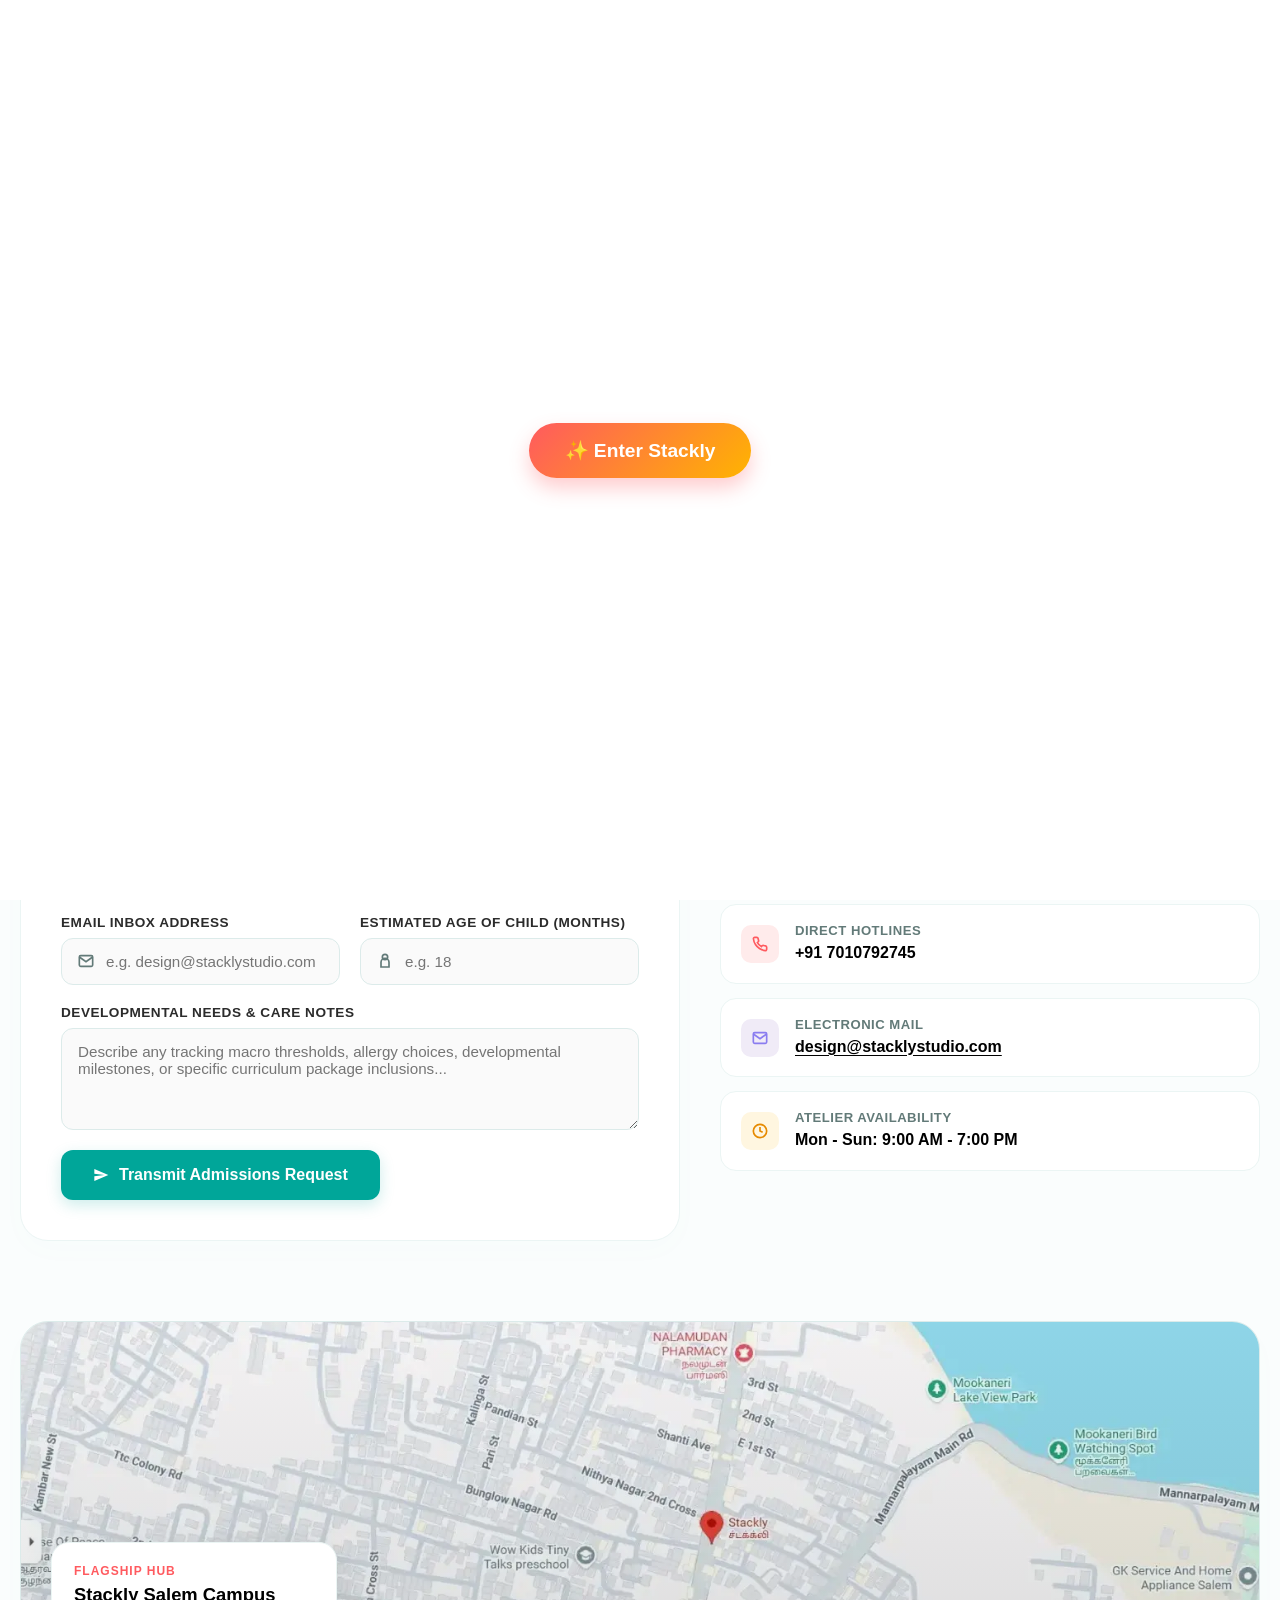
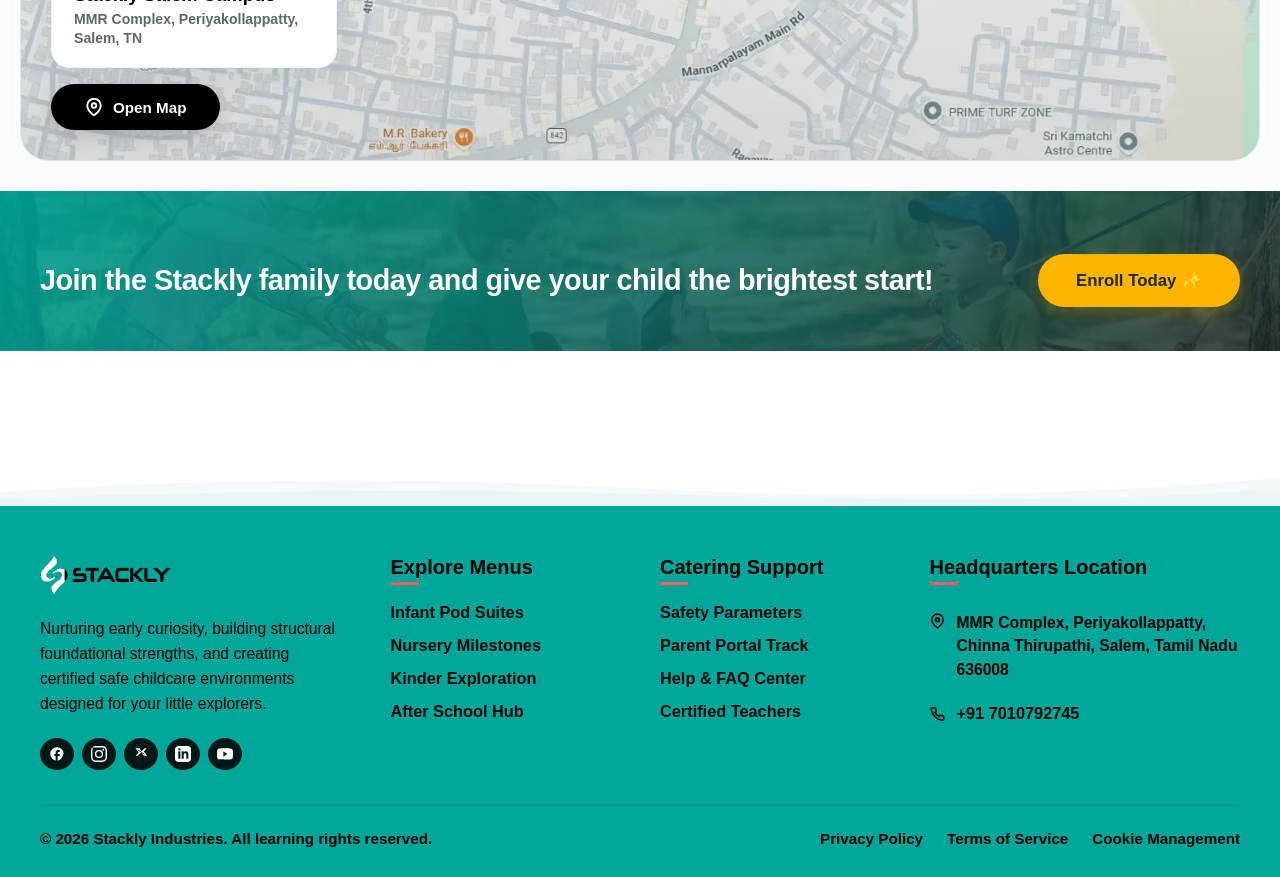
<file: contact.html>
<!DOCTYPE html>
<html lang="en">
<head>
    <meta charset="UTF-8">
    <meta name="viewport" content="width=device-width, initial-scale=1.0">
    <title>Stackly - Creative Childcare Services</title>
    <!-- Linking external CSS styles -->
    <link rel="stylesheet" href="style.css">
</head>
<body>

    <!-- PRELOADER SCREEN OVERLAY -->
    <div id="preloader">
        <!-- Interactive Entrance Button (Ensures sound is allowed by web browsers) -->
        <div class="start-gate" id="startGate">
            <button class="start-btn" onclick="initiatePreloader()">✨ Enter Stackly</button>
        </div>

        <!-- Main Loading Assets Container (Triggered on click) -->
        <div class="loading-assets" id="loadingAssets">
            <!-- Vector Graphic: Childcare Stacking Blocks Layer -->
            <div class="vector-container">
                <svg viewBox="0 0 100 100" width="100%" height="100%">
                    <!-- Base Block -->
                    <rect class="block block-bottom" x="15" y="70" width="70" height="20" rx="4" />
                    <!-- Middle Block -->
                    <rect class="block block-middle" x="27.5" y="45" width="45" height="20" rx="4" />
                    <!-- Top Triangle Block -->
                    <polygon class="block block-top" points="50,15 35,38 65,38" />
                </svg>
            </div>

            <!-- Brand Logo Header Text -->
            <h1 class="brand-name">Stackly<span>.</span></h1>

            <!-- Loading Timing Bar Indicator -->
            <div class="progress-track">
                <div class="progress-bar" id="progressBar"></div>
            </div>
        </div>
    </div>



    <!-- Linking external Javascript behaviors -->
    <script>

        // --- NATIVE AUDIO SYNTHESIZER (Web Audio API) ---
// Generates a bright, warm, browser-safe chime sequence dynamically without external dependencies.
function playChimeSound() {
    try {
        const AudioContext = window.AudioContext || window.webkitAudioContext;
        const ctx = new AudioContext();
        
        // Note One: Bright Introduction Core Base
        let osc1 = ctx.createOscillator();
        let gain1 = ctx.createGain();
        osc1.type = 'triangle'; 
        osc1.frequency.setValueAtTime(523.25, ctx.currentTime); // C5 Note
        gain1.gain.setValueAtTime(0.15, ctx.currentTime);
        gain1.gain.exponentialRampToValueAtTime(0.001, ctx.currentTime + 0.6);
        osc1.connect(gain1);
        gain1.connect(ctx.destination);
        osc1.start();
        osc1.stop(ctx.currentTime + 0.6);

        // Note Two: Upbeat Harmonizing Accent delayed by 150 milliseconds
        setTimeout(() => {
            let osc2 = ctx.createOscillator();
            let gain2 = ctx.createGain();
            osc2.type = 'sine';
            osc2.frequency.setValueAtTime(659.25, ctx.currentTime); // E5 Note
            gain2.gain.setValueAtTime(0.2, ctx.currentTime);
            gain2.gain.exponentialRampToValueAtTime(0.001, ctx.currentTime + 0.8);
            osc2.connect(gain2);
            gain2.connect(ctx.destination);
            osc2.start();
            osc2.stop(ctx.currentTime + 0.8);
        }, 150);

    } catch (error) {
        console.warn("Audio presentation skipped due to client system security rules:", error);
    }
}

// --- STATE COORDINATION RUNNER ---
function initiatePreloader() {
    // 1. Fire Audio Chime Module
    playChimeSound();

    // 2. Tear down the static start interaction gate
    document.getElementById('startGate').style.display = 'none';
    
    // 3. Reveal Animated Loading elements 
    const loadingAssets = document.getElementById('loadingAssets');
    loadingAssets.style.display = 'flex';

    // 4. Trigger 2-Second Linear Track filling
    const bar = document.getElementById('progressBar');
    setTimeout(() => {
        bar.style.width = '100%';
    }, 50);

    // 5. Exit Preloader View and Introduce Main Landing Layout after exactly 2 seconds
    setTimeout(() => {
        const preloader = document.getElementById('preloader');
        const mainContent = document.getElementById('main-content');
        
        // Smooth Outward Transitions
        preloader.style.opacity = '0';
        preloader.style.transform = 'scale(1.05)';
        
        setTimeout(() => {
            preloader.style.display = 'none';
            // Smoothly ease in your main app canvas elements
            mainContent.classList.add('loaded');
        }, 500); // 500ms aligns with CSS exit style limits

    }, 2000); // Strict 2000ms duration requirement
}

    </script>

    <!-- FLOATING STICKY HEADER Component -->
<header class="floating-header">
    <div class="header-container">
        
        <!-- Brand Logo (Refreshes Page on Click) -->
        <div class="logo-wrapper" onclick="refreshPage()">
            <img src="./assests/childcare logo.webp" alt="Stackly Logo" class="brand-img">
        </div>

        <!-- Mobile Hamburger Menu Icon Toggle -->
        <div class="hamburger-menu" id="hamburgerToggle" onclick="toggleMobileMenu()">
            <span class="bar"></span>
            <span class="bar"></span>
            <span class="bar"></span>
        </div>

        <!-- Centered Navigation Menu Layout -->
        <!-- Centered Navigation Menu Layout -->
<nav class="nav-menu" id="navMenu">

    <a href="index.html" class="nav-item ">Home</a>
    <a href="programs.html" class="nav-item">Programs</a>
    <a href="about.html" class="nav-item">About Us</a>
    <a href="blogs.html" class="nav-item">Blogs</a>
    <a href="contact.html" class="nav-item active">Contact</a>

    <!-- Mobile Parent Portal -->
    <div class="mobile-auth-action">
        <button class="auth-btn" onclick="window.location.href='login.html'">
            Parent Portal
        </button>
    </div>

</nav>

<!-- Desktop Authentication -->
<div class="auth-actions">
    <button class="auth-btn" onclick="window.location.href='login.html'">
        Parent Portal
    </button>
</div>
        
    </div>
</header>

<div id="mobileMenuBackdrop" class="mobile-menu-backdrop"></div>




<script>
/* =========================================================
   HEADER + MOBILE HAMBURGER MENU
   ========================================================= */

let savedScrollPosition = 0;


/* =========================================================
   REFRESH PAGE
   ========================================================= */

function refreshPage() {
    window.location.reload();
}


/* =========================================================
   TOGGLE MOBILE MENU
   ========================================================= */

function toggleMobileMenu() {

    const hamburger = document.getElementById("hamburgerToggle");
    const navMenu = document.getElementById("navMenu");
    const backdrop = document.getElementById("mobileMenuBackdrop");

    if (!hamburger || !navMenu) {
        return;
    }

    const isMenuOpen = navMenu.classList.contains("active");


    /* =====================================================
       OPEN MENU
       ===================================================== */

    if (!isMenuOpen) {

        /* Save current scroll position */
        savedScrollPosition =
            window.scrollY ||
            window.pageYOffset ||
            document.documentElement.scrollTop ||
            0;


        /* Fix body at current scroll position */
        document.body.style.top =
            "-" + savedScrollPosition + "px";


        /* Open hamburger */
        hamburger.classList.add("active");


        /* Open navigation */
        navMenu.classList.add("active");


        /* Show blurred background */
        if (backdrop) {
            backdrop.classList.add("active");
        }


        /* Lock HTML scrolling */
        document.documentElement.classList.add(
            "mobile-menu-open"
        );


        /* Lock BODY scrolling */
        document.body.classList.add(
            "mobile-menu-open"
        );

    }


    /* =====================================================
       CLOSE MENU
       ===================================================== */

    else {

        closeMobileMenu();

    }
}


/* =========================================================
   CLOSE MOBILE MENU
   ========================================================= */

function closeMobileMenu() {

    const hamburger =
        document.getElementById("hamburgerToggle");

    const navMenu =
        document.getElementById("navMenu");

    const backdrop =
        document.getElementById("mobileMenuBackdrop");


    if (!hamburger || !navMenu) {
        return;
    }


    /* Close hamburger */
    hamburger.classList.remove("active");


    /* Close navigation */
    navMenu.classList.remove("active");


    /* Hide backdrop */
    if (backdrop) {
        backdrop.classList.remove("active");
    }


    /* Unlock HTML */
    document.documentElement.classList.remove(
        "mobile-menu-open"
    );


    /* Unlock BODY */
    document.body.classList.remove(
        "mobile-menu-open"
    );


    /* Remove fixed positioning */
    document.body.style.top = "";


    /* Restore previous scroll position */
    window.scrollTo(
        0,
        savedScrollPosition
    );
}


/* =========================================================
   DOM READY
   ========================================================= */

document.addEventListener(
    "DOMContentLoaded",
    function () {


        /* ================================================
           NAVIGATION CLICK
           ================================================ */

        const navItems =
            document.querySelectorAll(".nav-item");


        navItems.forEach(function (item) {

            item.addEventListener(
                "click",
                function () {

                    closeMobileMenu();

                }
            );

        });


        /* ================================================
           BACKDROP CLICK
           ================================================ */

        const backdrop =
            document.getElementById(
                "mobileMenuBackdrop"
            );


        if (backdrop) {

            backdrop.addEventListener(
                "click",
                function () {

                    closeMobileMenu();

                }
            );

        }


        /* ================================================
           ESC KEY
           ================================================ */

        document.addEventListener(
            "keydown",
            function (event) {

                if (event.key === "Escape") {

                    const navMenu =
                        document.getElementById(
                            "navMenu"
                        );


                    if (
                        navMenu &&
                        navMenu.classList.contains(
                            "active"
                        )
                    ) {

                        closeMobileMenu();

                    }

                }

            }
        );


        /* ================================================
           WINDOW RESIZE
           Close mobile menu when switching to desktop
           ================================================ */

        window.addEventListener(
            "resize",
            function () {

                if (window.innerWidth > 992) {

                    const navMenu =
                        document.getElementById(
                            "navMenu"
                        );


                    if (
                        navMenu &&
                        navMenu.classList.contains(
                            "active"
                        )
                    ) {

                        closeMobileMenu();

                    }

                }

            }
        );

    }
);


/* =========================================================
   PREVENT TOUCH SCROLL OUTSIDE MENU
   ========================================================= */

document.addEventListener(
    "touchmove",
    function (event) {

        const navMenu =
            document.getElementById("navMenu");


        if (
            navMenu &&
            navMenu.classList.contains("active")
        ) {

            /*
             * Prevent background page from scrolling.
             * Allow touch movement inside navigation.
             */

            if (!navMenu.contains(event.target)) {

                event.preventDefault();

            }

        }

    },
    {
        passive: false
    }
);


/* =========================================================
   PREVENT MOUSE WHEEL SCROLL OUTSIDE MENU
   ========================================================= */

document.addEventListener(
    "wheel",
    function (event) {

        const navMenu =
            document.getElementById("navMenu");


        if (
            navMenu &&
            navMenu.classList.contains("active")
        ) {

            /*
             * Prevent background page from scrolling.
             * Allow wheel movement inside navigation.
             */

            if (!navMenu.contains(event.target)) {

                event.preventDefault();

            }

        }

    },
    {
        passive: false
    }
);
</script>



<!-- FRESH CONTACT PAGE HERO SECTION -->
<section class="contact-hero-section">
    <div class="contact-hero-container">
        
        <!-- LEFT COLUMN: MESSAGING TEXT PANE (SCROLL DRIVEN) -->
        <div class="contact-hero-content">
            <!-- Sentence-by-Sentence Scroll Revealed Heading Matrix -->
            <h1 class="contact-hero-title" id="contactHeroTitle">
                <span class="contact-sentence">Get In Touch.</span>
                <span class="contact-sentence">We Are Here To Help.</span>
                <span class="contact-sentence highlight">Connect With Stackly.</span>
            </h1>
            
            <p class="contact-hero-subtitle">
                Have questions about our child care modules, age-group tracks, or enrollment procedures? Reach out to our admissions team today and secure your child's placement block.
            </p>
            
            <!-- Dual Interactive Floating Action Buttons Grid -->
            <div class="contact-hero-actions">
             <button
    class="contact-hero-btn primary-contact-cta float-loop-node-1"
    onclick="window.location.href='404.html'">
    Send Message ✨
</button>

<a
    href="404.html"
    class="contact-hero-btn secondary-contact-cta float-loop-node-2">
    Call Support ➔
</a>
            </div>
        </div>

        <!-- RIGHT COLUMN: CHUT THEMED IMAGE BACKPLATE CANVAS -->
        <div class="contact-hero-media">
            <!-- Non-square organic fluid layout curve masking box frame -->
            <div class="contact-organic-mask-box">
                <!-- Standard img tag for premium graphic image mapping -->
                <img src="./assests/care 3.webp" alt="Caring instructor assisting child at desk" class="contact-hero-display-img">
                
                <!-- Floating Small Vector Envelope Accent Indicator -->
                <div class="contact-vector-badge float-loop-node-2">
                    <svg viewBox="0 0 24 24" width="36" height="36" fill="none" stroke="#FFB400" stroke-width="2.5" stroke-linecap="round" stroke-linejoin="round">
                        <path d="M4 4h16c1.1 0 2 .9 2 2v12c0 1.1-.9 2-2 2H4c-1.1 0-2-.9-2-2V6c0-1.1.9-2 2-2z"/>
                        <polyline points="22,6 12,13 2,6"/>
                    </svg>
                </div>
            </div>
        </div>

    </div>
</section>

<style>
    /* --- COMPONENT THEME DESIGN TOKENS --- */
:root {
    --primary-pink: #FF5A5F;     /* Bright Coral Pink */
    --accent-teal: #00A699;      /* Fresh Childcare Green Theme Color */
    --accent-yellow: #FFB400;    /* Warm Sunrise Yellow */
    --text-pure-black: #000000;  /* Solid Black Contrast Typographies */
    --surface-white: #FFFFFF;
}

/* --- OVERALL HERO WORKSPACE CONTAINER --- */
.contact-hero-section {
    width: 100%;
    background: linear-gradient(180deg, #FFFFFF 0%, #F6FAFA 100%);
    /* TARGET ASSIGNED SYSTEM PADDINGS: 50px Top, 30px Bottom */
    padding: 130px 20px 30px 20px !important;
    overflow: hidden;
    position: relative;
    display: flex;
    align-items: center;
}

.contact-hero-container {
    width: 100%;
    max-width: 1240px;
    margin: 0 auto;
    display: grid;
    /* MANDATED LAYOUT MATRIX: Left side text content, Right side graphic image */
    grid-template-columns: 1.12fr 0.88fr;
    gap: 55px;
    align-items: center;
}

/* ================= LEFT COLUMN: COPY FIELDS & FLOATING ACTIONS ================= */
.contact-hero-content {
    text-align: left;
}

.contact-hero-title {
    font-size: 3.4rem;
    font-weight: 900;
    line-height: 1.18;
    color: var(--text-pure-black);
    letter-spacing: -1.5px;
    margin-bottom: 22px;
    display: flex;
    flex-direction: column;
    gap: 4px;
}

/* Sentence-by-sentence scroll triggers base styles */
.contact-sentence {
    opacity: 0;
    transform: translateY(20px);
    transition: opacity 0.6s cubic-bezier(0.215, 0.610, 0.355, 1), 
                transform 0.6s cubic-bezier(0.215, 0.610, 0.355, 1);
}

.contact-sentence.revealed-line {
    opacity: 1;
    transform: translateY(0);
}

.contact-hero-title .highlight {
    color: var(--accent-teal); /* Accents title using child care service green values */
}

.contact-hero-subtitle {
    font-size: 1.15rem;
    line-height: 1.65;
    color: #4A5452;
    max-width: 550px;
    margin-bottom: 35px;
    font-weight: 500;
}

/* --- THE ACTION CTAS DECK --- */
.contact-hero-actions {
    display: flex;
    gap: 16px;
    align-items: center;
}

.contact-hero-btn {
    padding: 16px 36px;
    font-size: 1.05rem;
    font-weight: 700;
    border-radius: 16px;
    border: none;
    cursor: pointer;
    text-decoration: none;
    display: inline-block;
    transition: background-color 0.3s, transform 0.2s, box-shadow 0.2s;
}

.primary-contact-cta {
    background-color: var(--primary-pink);
    color: #FFFFFF;
    box-shadow: 0 5px 15px rgba(255, 90, 95, 0.25);
}
.primary-contact-cta:hover { background-color: #E04449; }

.secondary-contact-cta {
    background-color: var(--surface-white);
    color: var(--text-pure-black);
    border: 2px solid #E2E8F0;
    box-shadow: 0 5px 15px rgba(0, 0, 0, 0.02);
}
.secondary-contact-cta:hover { background-color: #F8FAFB; }

/* Continuous Infinite Floating Rhythm Physics Loops */
.float-loop-node-1 { animation: contactFloatMotion 4.5s ease-in-out infinite alternate; }
.float-loop-node-2 { animation: contactFloatMotion 4.5s ease-in-out infinite alternate-reverse; animation-delay: 0.6s; }

@keyframes contactFloatMotion {
    0% { transform: translateY(0); }
    100% { transform: translateY(-7px); }
}

.contact-hero-btn:hover {
    transform: translateY(-4px) scale(1.02);
    box-shadow: 0 10px 22px rgba(43, 43, 43, 0.12);
}

/* ================= RIGHT COLUMN: INTERACTIVE PORTRAIT IMAGE ASSET ================= */
.contact-hero-media {
    display: flex;
    justify-content: center;
    position: relative;
    width: 100%;
}

/* Custom organic fluid masking profile frame (strictly non-square parameters) */
.contact-organic-mask-box {
    position: relative;
    width: 100%;
    max-width: 440px;
    aspect-ratio: 1.05 / 1;
    overflow: visible; /* Permits vector badge items to float outside grid lines comfortably */
    border-radius: 35% 65% 60% 40% / 50% 40% 60% 50%;
    box-shadow: 0 20px 45px rgba(43, 43, 43, 0.06);
    background-color: #EBF8F7;
    z-index: 5;
    transition: box-shadow 0.4s ease;
}

.contact-hero-display-img {
    width: 100%;
    height: 100%;
    object-fit: cover;
    border-radius: inherit; /* Inherits the custom fluid envelope curvature natively */
    transition: transform 0.5s cubic-bezier(0.25, 0.46, 0.45, 0.94);
}

/* Premium zoom hover transitions */
.contact-organic-mask-box:hover .contact-hero-display-img {
    transform: scale(1.04) rotate(-1deg);
}
.contact-organic-mask-box:hover {
    box-shadow: 0 25px 55px rgba(0, 166, 153, 0.12); /* Casts a soft childcare theme green glow ambient layer */
}

/* Absolute coordinates vector link envelope badge item */
.contact-vector-badge {
    position: absolute;
    top: -12px;
    right: -10px;
    z-index: 10;
}

/* ================= ADAPTIVE RESPONSIVE COMPACT MEDIA SCREEN BREAKPOINTS ================= */
@media (max-width: 1024px) {
    .stackly-premium-green-footer { padding: 40px 24px 30px 24px !important; }
    .contact-hero-container { grid-template-columns: 1fr; gap: 50px; text-align: center; }
    .contact-hero-content { display: flex; flex-direction: column; align-items: center; text-align: center; }
    .contact-hero-title { font-size: 2.6rem; align-items: center; }
    .contact-hero-subtitle { margin-left: auto; margin-right: auto; }
    .contact-organic-mask-box { max-width: 360px; }
    .contact-hero-actions { justify-content: center; }
}

@media (max-width: 580px) {
    .contact-hero-title { font-size: 2.1rem; }
    .contact-hero-actions { flex-direction: column; width: 100%; gap: 12px; }
    .contact-hero-btn { width: 100%; text-align: center; }
}

</style>

<script>
    /**
 * Stackly Childcare Website - Contact Hero Sequence Controller Engine
 */
document.addEventListener("DOMContentLoaded", () => {
    initContactTitleRevealObserver();
});

/**
 * Scroll Intersection Observer
 * Unveils individual heading lines sequentially with a 240ms cascade delay
 */
function initContactTitleRevealObserver() {
    const headingBlock = document.getElementById("contactHeroTitle");
    if (!headingBlock) return;

    const revealObserver = new IntersectionObserver((entries, observer) => {
        entries.forEach(entry => {
            if (entry.isIntersecting) {
                const parent = entry.target;
                const sentenceLines = parent.querySelectorAll(".contact-sentence");

                // Stagger individual lines sequence reveals cleanly by 240ms delay gaps
                sentenceLines.forEach((line, index) => {
                    setTimeout(() => {
                        line.classList.add("revealed-line");
                    }, index * 240);
                });

                // Clear observer to conserve background browser runtime threads footprints
                observer.unobserve(parent);
            }
        });
    }, { root: null, threshold: 0.2 });

    revealObserver.observe(headingBlock);
}

</script>

<!-- DYNAMIC CHILDCARE ADMISSIONS FORM & DIRECTORY SECTION -->
<section class="admissions-contact-section" id="contact-form">
    <div class="admissions-form-container">
        
        <!-- ================= LEFT COLUMN: SUBMISSION FORM NODE ================= -->
        <div class="admissions-form-block">
            <div class="admissions-form-header">
                <span class="form-mini-badge tag-teal">Admissions Desk</span>
                <h2>Configure Your Child's Placement Matrix</h2>
                <p>Fill out your initial baseline requirements below. Our registrar team will dynamically compute a tailored enrollment proposal blueprint.</p>
            </div>

            <!-- Interactivity form wrapper -->
            <form class="childcare-interactive-form" onsubmit="validateAndSubmitAdmissions(event)">
                
                <div class="form-input-row">
                    <div class="input-field-box">
                        <label for="parentName">Parent / Guardian Full Name</label>
                        <div class="field-icon-shell">
                            <!-- User Line Vector SVG -->
                            <svg viewBox="0 0 24 24" width="16" height="16" fill="none" stroke="currentColor" stroke-width="2.5"><path d="M20 21v-2a4 4 0 0 0-4-4H8a4 4 0 0 0-4 4v2"/><circle cx="12" cy="7" r="4"/></svg>
                            <input type="text" id="parentName" placeholder="e.g. Vikram R">
                        </div>
                    </div>
                    
                    <div class="input-field-box">
                        <label for="contactMobile">Contact Mobile Handle</label>
                        <div class="field-icon-shell">
                            <!-- Phone Line Vector SVG -->
                            <svg viewBox="0 0 24 24" width="16" height="16" fill="none" stroke="currentColor" stroke-width="2.5"><path d="M22 16.92v3a2 2 0 0 1-2.18 2 19.79 19.79 0 0 1-8.63-3.07 19.5 19.5 0 0 1-6-6 19.79 19.79 0 0 1-3.07-8.67A2 2 0 0 1 4.11 2h3a2 2 0 0 1 2 1.72 12.84 12.84 0 0 0 .7 2.81 2 2 0 0 1-.45 2.11L8.09 9.91a16 16 0 0 0 6 6l1.27-1.27a2 2 0 0 1 2.11-.45 12.84 12.84 0 0 0 2.81.7A2 2 0 0 1 22 16.92z"/></svg>
                            <input type="tel" id="contactMobile" placeholder="e.g. +91 9876543210">
                        </div>
                    </div>
                </div>

                <div class="form-input-row">
                    <div class="input-field-box">
                        <label for="parentEmail">Email Inbox Address</label>
                        <div class="field-icon-shell">
                            <!-- Mail Line Vector SVG -->
                            <svg viewBox="0 0 24 24" width="16" height="16" fill="none" stroke="currentColor" stroke-width="2.5"><path d="M4 4h16c1.1 0 2 .9 2 2v12c0 1.1-.9 2-2 2H4c-1.1 0-2-.09-2-2V6c0-1.1.9-2 2-2z"/><polyline points="22,6 12,13 2,6"/></svg>
                            <input type="email" id="parentEmail" placeholder="e.g. design@stacklystudio.com">
                        </div>
                    </div>
                    
                    <div class="input-field-box">
                        <label for="childAge">Estimated Age of Child (Months)</label>
                        <div class="field-icon-shell">
                            <!-- Baby Silhouette Child Track SVG -->
                            <svg viewBox="0 0 24 24" width="16" height="16" fill="none" stroke="currentColor" stroke-width="2.5"><circle cx="12" cy="6" r="4"/><path d="M6 14c0-3.3 2.7-6 6-6s6 2.7 6 6v7H6v-7z"/></svg>
                            <input type="number" id="childAge" placeholder="e.g. 18">
                        </div>
                    </div>
                </div>

                <div class="input-field-box text-area-box">
                    <label for="developmentNotes">Developmental Needs & Care Notes</label>
                    <div class="field-icon-shell align-items-start">
                        <textarea id="developmentNotes" rows="4" placeholder="Describe any tracking macro thresholds, allergy choices, developmental milestones, or specific curriculum package inclusions..."></textarea>
                    </div>
                </div>

                <!-- Toast Warning Notification Field Container -->
                <div class="admissions-form-alert" id="admissionsFormToast"></div>

                <button type="submit" class="admissions-submit-btn">
                    <!-- Send/Transmit Blueprint Vector Icon -->
                    <svg viewBox="0 0 24 24" width="16" height="16" fill="currentColor"><path d="M2.01 21L23 12 2.01 3 2 10l15 2-15 2z"/></svg>
                    Transmit Admissions Request
                </button>
            </form>
        </div>

        <!-- ================= RIGHT COLUMN: LIVE CONTACT DIRECTORY SHEETS ================= -->
        <div class="admissions-directory-block">
            <div class="admissions-form-header">
                <span class="form-mini-badge tag-coral">Flagship Campus Hub</span>
                <h2>Reach Our Care Architects</h2>
                <p>Connect directly with our corporate pedagogical wellness staff to fast-track specialized child care bookings, nutritional packages, and event plans.</p>
            </div>

            <div class="directory-cards-stack">
                
                <!-- Box 1: Visit Our Studio -->
                <div class="directory-info-card">
                    <div class="card-icon-badge blue-tint">
                        <svg viewBox="0 0 24 24" width="16" height="16" fill="none" stroke="currentColor" stroke-width="2.5"><path d="M21 10c0 7-9 13-9 13s-9-6-9-13a9 9 0 0 1 18 0z"/><circle cx="12" cy="10" r="3"/></svg>
                    </div>
                    <div class="card-text-details">
                        <span>Visit Our Studio</span>
                        <p>MMR Complex, Periyakollappatty, Chinna Thirupathi, Salem, Tamil Nadu 636008</p>
                    </div>
                </div>

                <!-- Box 2: Direct Hotlines -->
                <div class="directory-info-card">
                    <div class="card-icon-badge coral-tint">
                        <svg viewBox="0 0 24 24" width="16" height="16" fill="none" stroke="currentColor" stroke-width="2.5"><path d="M22 16.92v3a2 2 0 0 1-2.18 2 19.79 19.79 0 0 1-8.63-3.07 19.5 19.5 0 0 1-6-6 19.79 19.79 0 0 1-3.07-8.67A2 2 0 0 1 4.11 2h3a2 2 0 0 1 2 1.72 12.84 12.84 0 0 0 .7 2.81 2 2 0 0 1-.45 2.11L8.09 9.91a16 16 0 0 0 6 6l1.27-1.27a2 2 0 0 1 2.11-.45 12.84 12.84 0 0 0 2.81.7A2 2 0 0 1 22 16.92z"/></svg>
                    </div>
                    <div class="card-text-details">
                        <span>Direct Hotlines</span>
                        <a href="tel:+917010792745" class="directory-anchor-link">+91 7010792745</a>
                    </div>
                </div>

                <!-- Box 3: Electronic Mail (Outlook Auto-Launcher Native Redirect Module) -->
                <div class="directory-info-card">
                    <div class="card-icon-badge purple-tint">
                        <svg viewBox="0 0 24 24" width="16" height="16" fill="none" stroke="currentColor" stroke-width="2.5"><path d="M4 4h16c1.1 0 2 .9 2 2v12c0 1.1-.9 2-2 2H4c-1.1 0-2-.09-2-2V6c0-1.1.9-2 2-2z"/><polyline points="22,6 12,13 2,6"/></svg>
                    </div>
                    <div class="card-text-details">
                        <span>Electronic Mail</span>
                        <!-- PRE-CONFIGURED MAILTO DIRECT: Injects to-column address instantly upon user selection -->
                        <a href="mailto:design@://stacklystudio.com" class="directory-anchor-link underline-style" title="Launch Outlook Mail Connection Box">design@stacklystudio.com</a>
                    </div>
                </div>

                <!-- Box 4: Atelier Availability -->
                <div class="directory-info-card">
                    <div class="card-icon-badge yellow-tint">
                        <svg viewBox="0 0 24 24" width="16" height="16" fill="none" stroke="currentColor" stroke-width="2.5"><circle cx="12" cy="12" r="10"/><polyline points="12 6 12 12 16 14"/></svg>
                    </div>
                    <div class="card-text-details">
                        <span>Atelier Availability</span>
                        <p>Mon - Sun: 9:00 AM - 7:00 PM</p>
                    </div>
                </div>

            </div>
        </div>

    </div>
</section>

<style>
    /* --- SITE CONTEXT DESIGN THEME TOKENS --- */
:root {
    --text-pure-black: #000000;
    --text-charcoal: #2B2B2B;
    --text-muted: #536261;
    --accent-teal-green: #00A699; /* Fresh Green Theme Color */
    --primary-coral: #FF5A5F;
    --accent-yellow: #FFB400;
    --accent-purple: #8A7CF0;
    --surface-white: #FFFFFF;
}

/* --- OVERALL WORKSPACE COVER PANELS --- */
.admissions-contact-section {
    width: 100%;
    background-color: #FAFDFD;
    /* DESIGN MANDATE TARGET PADDINGS: 50px Top, 30px Bottom */
    padding: 50px 20px 30px 20px !important;
    overflow: hidden;
    position: relative;
}

.admissions-form-container {
    width: 100%;
    max-width: 1240px;
    margin: 0 auto;
    display: grid;
    /* Balanced fluid asymmetric grid layout matrix */
    grid-template-columns: 1.1fr 0.9fr;
    gap: 40px;
    align-items: start;
}

/* ================= LEFT SIDE: FORM BLOCK INTERIOR ================= */
.admissions-form-block {
    background-color: var(--surface-white);
    border: 1px solid #EBF5F4;
    border-radius: 28px;
    padding: 40px;
    box-shadow: 0 10px 30px rgba(0, 166, 153, 0.015);
}

.admissions-form-header {
    text-align: left;
    margin-bottom: 25px;
    width: 100%;
}

.form-mini-badge {
    font-size: 0.8rem; font-weight: 800; text-transform: uppercase; padding: 5px 12px; border-radius: 6px; letter-spacing: 1px; display: inline-block; margin-bottom: 12px; color: #FFFFFF;
}
.tag-teal { background-color: var(--accent-teal-green); }
.tag-coral { background-color: var(--primary-coral); }

.admissions-form-header h2 { font-size: 1.8rem; font-weight: 900; color: var(--text-pure-black); margin-bottom: 10px; letter-spacing: -0.5px; }
.admissions-form-header p { font-size: 0.95rem; line-height: 1.5; color: var(--text-muted); }

/* --- INTERACTIVE ELEMENT CELLS PACKING --- */
.childcare-interactive-form { display: flex; flex-direction: column; gap: 20px; width: 100%; }
.form-input-row { display: grid; grid-template-columns: repeat(2, 1fr); gap: 20px; width: 100%; }

.input-field-box { display: flex; flex-direction: column; text-align: left; gap: 8px; width: 100%; }
.input-field-box label { font-size: 0.85rem; font-weight: 800; color: var(--text-charcoal); text-transform: uppercase; letter-spacing: 0.5px; }

.field-icon-shell {
    position: relative; width: 100%; display: flex; align-items: center;
    background-color: #FAFAFA; border: 1px solid #DCEBEA; border-radius: 12px; color: #627A78; transition: border-color 0.25s, box-shadow 0.25s;
}
.field-icon-shell svg { position: absolute; left: 16px; pointer-events: none; flex-shrink: 0; }

.field-icon-shell input, .field-icon-shell textarea {
    width: 100%; padding: 14px 16px 14px 44px; font-size: 0.95rem; background: none; border: none; font-family: inherit; color: var(--text-pure-black);
}
.field-icon-shell textarea { padding: 14px 16px; resize: vertical; min-height: 100px; }
.field-icon-shell input:focus, .field-icon-shell textarea:focus { outline: none; }

/* Interactive Hover Active States Frame */
.field-icon-shell:focus-within { border-color: var(--accent-teal-green); box-shadow: 0 0 0 4px rgba(0, 166, 153, 0.08); background-color: #FFFFFF; }

/* Toast Validation Warning Container Box */
.admissions-form-alert {
    width: 100%; font-size: 0.9rem; font-weight: 700; color: var(--primary-coral); background-color: #FFF2F3; border: 1px dashed rgba(255, 90, 95, 0.3); border-radius: 12px; padding: 12px 16px; text-align: left; display: none; margin-bottom: -4px;
}

/* Transmit Button Module Specs */
.admissions-submit-btn {
    background-color: var(--accent-teal-green); color: #FFFFFF; border: none; padding: 16px 32px; font-size: 1rem; font-weight: 800; border-radius: 12px; cursor: pointer; display: flex; align-items: center; justify-content: center; gap: 10px; width: max-content; box-shadow: 0 5px 15px rgba(0, 166, 153, 0.2); transition: background-color 0.2s, transform 0.2s;
}
.admissions-submit-btn:hover { background-color: #00877D; transform: translateY(-2px); }

/* ================= RIGHT SIDE: DIRECTORY CARDS LAYER ================= */
.admissions-directory-block { display: flex; flex-direction: column; width: 100%; height: 100%; }

.directory-cards-stack { display: flex; flex-direction: column; gap: 14px; width: 100%; margin-top: 5px; }

.directory-info-card {
    background-color: var(--surface-white); border: 1px solid #EBF5F4; border-radius: 16px; padding: 18px 20px; display: flex; align-items: center; gap: 16px; text-align: left; transition: transform 0.25s, box-shadow 0.25s;
}
.directory-info-card:hover { transform: translateX(4px); box-shadow: 0 6px 20px rgba(0, 166, 153, 0.03); }

.card-icon-badge { width: 38px; height: 38px; border-radius: 10px; display: flex; align-items: center; justify-content: center; flex-shrink: 0; }
.blue-tint { background-color: #E6F6F5; color: var(--accent-teal-green); }
.coral-tint { background-color: #FFEBEB; color: var(--primary-coral); }
.purple-tint { background-color: #F0EBF7; color: var(--accent-purple); }
.yellow-tint { background-color: #FFF6E0; color: #E68A00; }

.card-text-details { display: flex; flex-direction: column; gap: 4px; }
.card-text-details span { font-size: 0.82rem; font-weight: 800; color: #627A78; text-transform: uppercase; letter-spacing: 0.5px; }
.card-text-details p, .directory-anchor-link { font-size: 1rem; font-weight: 700; color: var(--text-pure-black); text-decoration: none; line-height: 1.4; }

/* Legible active anchoring styles for links profiles */
.directory-anchor-link { color: var(--text-pure-black); transition: color 0.15s; }
.directory-anchor-link:hover { color: var(--accent-teal-green); }
.underline-style { text-decoration: underline; text-underline-offset: 3px; }

/* ================= ADAPTIVE RESPONSIVE COMPACT BREAKPOINTS ================= */
@media (max-width: 1024px) {
    .admissions-form-container { grid-template-columns: 1fr; gap: 40px; }
    .admissions-form-block { padding: 30px 20px; }
}

@media (max-width: 600px) {
    .form-input-row { grid-template-columns: 1fr; gap: 20px; }
    .admissions-submit-btn { width: 100%; text-align: center; }
    .directory-info-card { padding: 16px 14px; gap: 12px; }
    .card-text-details p, .directory-anchor-link { font-size: 0.92rem; }
}

</style>

<script>
    /**
 * Stackly Childcare Website - Admissions Form Validation & Redirect Engine
 */

/**
 * COMPILER FORM BLOCK INTERCEPTOR
 * Validates fields for blank entries before routing the browser focus to the 404 page target
 */
function validateAndSubmitAdmissions(event) {
    // Block standard browser refresh operations natively
    event.preventDefault();

    const parentNameInput = document.getElementById("parentName");
    const contactMobileInput = document.getElementById("contactMobile");
    const parentEmailInput = document.getElementById("parentEmail");
    const childAgeInput = document.getElementById("childAge");
    const toastAlertBox = document.getElementById("admissionsFormToast");

    if (!parentNameInput || !contactMobileInput || !parentEmailInput || !childAgeInput || !toastAlertBox) return;

    // Sanitize string content using standard clean trim algorithms
    const nameStr = parentNameInput.value.trim();
    const phoneStr = contactMobileInput.value.trim();
    const emailStr = parentEmailInput.value.trim();
    const ageStr = childAgeInput.value.trim();

    // 1. COMBINED BLANK STATE VALIDATION CHECK
    if (nameStr === "" || phoneStr === "" || emailStr === "" || ageStr === "") {
        toastAlertBox.textContent = "Please fill in all the required form fields before transmitting.";
        toastAlertBox.style.display = "block";
        
        // Highlight boundary tracks using the pink warning token hook
        highlightFormErrorBorders([parentNameInput, contactMobileInput, parentEmailInput, childAgeInput]);
        return;
    }

    // 2. FORMAL REGEX PATTERN CHECKS: Verifies email matches standard formats
    const standardEmailRegex = /^[^\s@]+@[^\s@]+\.[^\s@]+$/;
    if (!standardEmailRegex.test(emailStr)) {
        toastAlertBox.textContent = "Please enter a valid electronic email format address.";
        toastAlertBox.style.display = "block";
        parentEmailInput.parentElement.style.borderColor = "#FF5A5F";
        parentEmailInput.focus();
        return;
    }

    // Clear alert triggers upon successful validation parameters compilation checks
    toastAlertBox.style.display = "none";
    clearFormErrorBorders([parentNameInput, contactMobileInput, parentEmailInput, childAgeInput]);

    // 3. TARGET COMPONENT NAVIGATION DISPATCH: Diverts user straight to error target layout template page
    window.location.href = "404.html";
}

/**
 * Macro helper utilities for updating border color states inside layouts
 */
function highlightFormErrorBorders(elementsArray) {
    elementsArray.forEach(input => {
        if (input.value.trim() === "") {
            input.parentElement.style.borderColor = "#FF5A5F";
        } else {
            input.parentElement.style.borderColor = "";
        }
    });
}

function clearFormErrorBorders(elementsArray) {
    elementsArray.forEach(input => {
        input.parentElement.style.borderColor = "";
    });
}

</script>

<!-- DYNAMIC SCROLL-REVEAL MAP SECTION -->
<section class="contact-map-section" id="location-map">
    <div class="map-main-container">
        
        <!-- THE HIGH-PERFORMANCE SLIDE-IN MAP CANVAS -->
        <div class="map-reveal-frame slide-from-sideway" id="scrollMapFrame">
            
            <!-- Standard raw img tag for your map capture asset file mapping -->
            <img src="./assests/map.webp" alt="Stackly Flagship Campus Location Map" class="map-raw-img">
            
            <!-- Contrast Backdrop Shade Mask -->
            <div class="map-shade-overlay"></div>

            <!-- OVERLAY ACTION BUTTON PANEL (Natively routes directly to live Google Maps view) -->
            <div class="map-action-floating-deck">
                <div class="map-tooltip-card">
                    <span class="tooltip-badge">Flagship Hub</span>
                    <h4>Stackly Salem Campus</h4>
                    <p>MMR Complex, Periyakollappatty, Salem, TN</p>
                </div>
                
                <!-- OPEN MAP TRIGGER: Launches external Google Maps search query thread natively on click -->
                <a href="https://maps.app.goo.gl/1iUAJLxSuFhmkqeE8" target="_blank" rel="noopener" class="map-redirect-cta-btn infinite-float-node">
                    <!-- Map Pin Vector SVG Icon -->
                    <svg viewBox="0 0 24 24" width="18" height="18" fill="none" stroke="currentColor" stroke-width="2.5" stroke-linecap="round" stroke-linejoin="round">
                        <path d="M21 10c0 7-9 13-9 13s-9-6-9-13a9 9 0 0 1 18 0z"/>
                        <circle cx="12" cy="10" r="3"/>
                    </svg>
                    Open Map
                </a>
            </div>

        </div>

    </div>
</section>

<style>
    /* --- SITE CONTEXT THEME TOKENS --- */
:root {
    --text-pure-black: #000000;
    --accent-teal: #00A699;      /* Fresh Green Childcare Theme Color */
    --primary-coral: #FF5A5F;    /* Playful Accent Pink */
    --surface-white: #FFFFFF;
}

/* --- OVERALL SECTION FRAME CANVAS --- */
.contact-map-section {
    width: 100%;
    background-color: #FAFDFD;
    /* TARGET ASSIGNED DESIGN PADDINGS: 50px Top, 30px Bottom */
    padding: 50px 20px 30px 20px !important;
    overflow: hidden;
    position: relative;
}

.map-main-container {
    width: 100%;
    max-width: 1240px;
    margin: 0 auto;
}

/* ================= THE HIGH-PERFORMANCE SLIDE-IN MAP CANVAS ================= */
.map-reveal-frame {
    position: relative;
    width: 100%;
    height: 440px; /* Protected window box elevation height specs matching layout metrics */
    background-color: #EBF5F4;
    border-radius: 28px;
    overflow: hidden;
    border: 1px solid #DCEBEA;
    box-shadow: 0 10px 30px rgba(0, 166, 153, 0.015);
}

.map-raw-img {
    width: 100%;
    height: 100%;
    object-fit: cover;
    display: block;
    transition: transform 0.6s cubic-bezier(0.25, 0.46, 0.45, 0.94);
}

/* Subtle graphic overlay layer mask to increase visual contrast thresholds */
.map-shade-overlay {
    position: absolute;
    top: 0; left: 0; width: 100%; height: 100%;
    background: linear-gradient(180deg, rgba(0, 0, 0, 0.02) 0%, rgba(29, 42, 41, 0.15) 100%);
    z-index: 2;
    pointer-events: none;
}

/* --- THE SIDEWAY SCROLL REVEAL STRUCTURE TRACKS --- */
.slide-from-sideway {
    opacity: 0;
    /* SIDEWAY TRANSITION DIRECTION: Initially pushed outward horizontally to the right side */
    transform: translateX(100px); 
    transition: opacity 0.85s cubic-bezier(0.25, 1, 0.5, 1), 
                transform 0.85s cubic-bezier(0.25, 1, 0.5, 1);
    will-change: transform, opacity;
}

/* Activated class setting injected cleanly via JavaScript Intersection Stream triggers */
.slide-from-sideway.activated-sideway-slide {
    opacity: 1;
    transform: translateX(0);
}

/* ================= OVERLAY ACTION FLOATING DECK CORES ================= */
.map-action-floating-deck {
    position: absolute;
    bottom: 30px;
    left: 30px;
    z-index: 10;
    display: flex;
    flex-direction: column;
    gap: 16px;
    align-items: flex-start;
}

/* Clean compact informational tooltip card text label panel */
.map-tooltip-card {
    background-color: var(--surface-white);
    border-radius: 18px;
    padding: 18px 22px;
    box-shadow: 0 10px 35px rgba(29, 42, 41, 0.08);
    border: 1px solid #EBF5F4;
    text-align: left;
}

.tooltip-badge {
    font-size: 0.75rem; font-weight: 800; color: var(--primary-coral); text-transform: uppercase; letter-spacing: 1px; display: inline-block; margin-bottom: 6px;
}
.map-tooltip-card h4 { font-size: 1.15rem; font-weight: 900; color: var(--text-pure-black); margin-bottom: 4px; }
.map-tooltip-card p { font-size: 0.88rem; font-weight: 600; color: #5B6A68; line-height: 1.4; max-width: 240px; }

/* THE FLOATING ACTION "OPEN MAP" TRIGGER TARGET BUTTON */
.map-redirect-cta-btn {
    background-color: var(--text-pure-black); /* High contrast premium solid black action wrapper */
    color: #FFFFFF;
    border: none;
    padding: 14px 34px;
    font-size: 0.95rem;
    font-weight: 800;
    border-radius: 50px;
    cursor: pointer;
    text-decoration: none;
    display: flex;
    align-items: center;
    gap: 10px;
    box-shadow: 0 6px 20px rgba(0, 0, 0, 0.15);
    transition: background-color 0.25s, transform 0.25s, box-shadow 0.25s;
}

.map-redirect-cta-btn:hover {
    background-color: var(--accent-teal); /* Shifting illumination track colors to brand green on hover focus loops */
    box-shadow: 0 10px 24px rgba(0, 166, 153, 0.3);
    transform: translateY(-4px) scale(1.02);
}

/* Continuous Infinite Card Floating Levitation Loops Physics */
.infinite-float-node {
    animation: mapButtonLevitate 4s ease-in-out infinite alternate;
}
@keyframes mapButtonLevitate { 0% { transform: translateY(0); } 100% { transform: translateY(-6px); } }

/* ================= ADAPTIVE RESPONSIVE COMPACT MEDIA OVERLAYS ================= */
@media (max-width: 992px) {
    .map-reveal-frame { height: 380px; }
    .map-action-floating-deck { bottom: 20px; left: 20px; }
    .map-tooltip-card { padding: 14px 18px; }
    .map-tooltip-card h4 { font-size: 1.05rem; }
    .map-tooltip-card p { font-size: 0.82rem; max-width: 200px; }
}

@media (max-width: 650px) {
    .contact-map-section { padding: 40px 16px 30px 16px !important; }
    .map-reveal-frame { height: auto; display: flex; flex-direction: column; border-radius: 20px; }
    .map-raw-img { height: 220px; width: 100%; }
    
    /* Repositions floating action panels flat beneath picture segments on narrow responsive phone screens naturally */
    .map-action-floating-deck { position: static; width: 100%; padding: 20px 16px; gap: 14px; background-color: var(--surface-white); }
    .map-tooltip-card { border: none; padding: 0; box-shadow: none; width: 100%; }
    .map-tooltip-card p { max-width: 100%; }
    .map-redirect-cta-btn { width: 100%; justify-content: center; }
    
    /* Optimize slide translation metrics on mobile grids to accelerate viewport loops rendering speed */
    .slide-from-sideway { transform: translateX(30px); opacity: 0; }
}

</style>

<script>
    /**
 * Stackly Childcare Website - Sideway Slide Map Section Scroll Reveal Engine
 */
document.addEventListener("DOMContentLoaded", () => {
    initSidewayScrollMapObserver();
});

// SIDEWAY OBSERVER LAYER: Transitions the map box container tracking elements inwards smoothly from the right side
function initSidewayScrollMapObserver() {
    const mapFrame = document.getElementById("scrollMapFrame");
    if (!mapFrame) return;

    const scrollIntersectionObserver = new IntersectionObserver((entries, observer) => {
        entries.forEach(entry => {
            if (entry.isIntersecting) {
                // Appending active class strips translate parameters transforms, firing sideways tracking paths smoothly
                entry.target.classList.add("activated-sideway-slide");
                
                // Clear active link trackers stream to conserve core performing cycles metrics footprints
                observer.unobserve(entry.target);
            }
        });
    }, { root: null, threshold: 0.15 }); // Fires promptly once 15% of map footprint enters viewport window tracking lines

    scrollIntersectionObserver.observe(mapFrame);
}

</script>

<!-- FULL WIDTH SINGLE-LINE CTA BANNER -->
<section class="single-line-cta-banner">
    
    <!-- Background Layer Image driven via native <img> tag -->
    <img src="./assests/outdoor.webp" alt="Childcare playful setting backdrop" class="single-banner-bg-img">
    
    <!-- Deep Contrast Color Overlay Sheet -->
    <div class="single-banner-overlay"></div>

    <div class="single-banner-content-container">
        
        <!-- Left Side: Single-Line Text Communication -->
        <div class="single-banner-text-wrap scroll-fade-node" id="singleCtaText">
            <h2 class="single-banner-title">Join the Stackly family today and give your child the brightest start!</h2>
        </div>

        <!-- Right Side: Action Trigger CTA Button -->
        <div class="single-banner-action-wrap">
          <button
    class="single-banner-btn horizontal-float-node"
    onclick="window.location.href='404.html'">
    Enroll Today ✨
</button>
        </div>

    </div>
</section>

<style>
    /* --- SITE STYLE SYSTEM TOKENS --- */
:root {
    --primary-color: #FF5A5F;   /* Bright Coral */
    --secondary-color: #FFB400; /* Warm Yellow */
    --accent-color: #00A699;    /* Fresh Teal */
    --text-light: #FFFFFF;
}

/* --- FULL WINDOW SECTION WRAPPER --- */
.single-line-cta-banner {
    position: relative;
    width: 100vw;
    /* Pulls edge alignment flush past standard container margins */
    margin-left: calc(-50vw + 50%);
    margin-right: calc(-50vw + 50%);
    min-height: 160px; 
    /* TARGET PARAMETER DESIGN PADDINGS: 50px Top, 30px Bottom */
    padding: 50px 40px 30px 40px;
    display: flex;
    align-items: center;
    justify-content: center;
    overflow: hidden;
}

/* --- BACKGROUND IMAGE LAYERS --- */
.single-banner-bg-img {
    position: absolute;
    top: 0;
    left: 0;
    width: 100%;
    height: 100%;
    object-fit: cover;
    z-index: 1;
    pointer-events: none;
    transform: scale(1.02);
    transition: transform 0.5s cubic-bezier(0.25, 0.46, 0.45, 0.94);
}

/* Zoom effect on banner hover */
.single-line-cta-banner:hover .single-banner-bg-img {
    transform: scale(1.05);
}

/* Deep gradient backdrop overlay over raw image to guarantee text contrast */
.single-banner-overlay {
    position: absolute;
    top: 0; left: 0; width: 100%; height: 100%;
    background: linear-gradient(135deg, rgba(0, 166, 153, 0.92) 0%, rgba(29, 42, 41, 0.85) 100%);
    z-index: 2;
    pointer-events: none;
}

/* --- INNER ALIGNMENT CONSTRAINTS --- */
.single-banner-content-container {
    width: 100%;
    max-width: 1200px;
    margin: 0 auto;
    display: flex;
    /* MANDATED LAYOUT: Single-line row structure, content left, action right */
    justify-content: space-between;
    align-items: center;
    gap: 40px;
    position: relative;
    z-index: 5;
}

/* --- LEFT COLUMN: CONTENT WRAP --- */
.single-banner-text-wrap {
    text-align: left;
    flex-grow: 1;
}

.single-banner-title {
    font-size: 1.8rem;
    font-weight: 800;
    line-height: 1.3;
    color: var(--text-light);
    letter-spacing: -0.5px;
}

/* --- RIGHT COLUMN: CTA ACTION DECK --- */
.single-banner-action-wrap {
    display: flex;
    justify-content: flex-end;
    flex-shrink: 0;
}

.single-banner-btn {
    background-color: var(--secondary-color); /* Bright optimistic brand yellow */
    color: #1D2A29;
    border: none;
    padding: 16px 38px;
    font-size: 1.05rem;
    font-weight: 800;
    border-radius: 50px;
    cursor: pointer;
    box-shadow: 0 6px 20px rgba(255, 180, 0, 0.3);
    white-space: nowrap;
    transition: background-color 0.25s, transform 0.25s, box-shadow 0.25s;
}

.single-banner-btn:hover {
    background-color: #E29E00;
    transform: translateY(-4px) scale(1.02);
    box-shadow: 0 10px 25px rgba(255, 180, 0, 0.45);
}

/* Continuous Infinite Levitation Loop Physics */
.horizontal-float-node {
    animation: ctaSingleFloat 4s ease-in-out infinite alternate;
}
@keyframes ctaSingleFloat { 0% { transform: translateY(0); } 100% { transform: translateY(-6px); } }

/* --- SCROLL REVEAL TIMING ANCHORS --- */
.scroll-fade-node {
    opacity: 0;
    transform: translateY(15px);
    transition: opacity 0.75s cubic-bezier(0.215, 0.610, 0.355, 1), 
                transform 0.75s cubic-bezier(0.215, 0.610, 0.355, 1);
}
.scroll-fade-node.activated-fade-line {
    opacity: 1;
    transform: translateY(0);
}

/* ================= ADAPTIVE RESPONSIVE GRID OVERLAY ================= */
@media (max-width: 992px) {
    .single-line-cta-banner { padding: 45px 24px 35px 24px; }
    .single-banner-title { font-size: 1.5rem; text-align: center; }
    
    /* Collapses fluidly into centralized stacked rows layout on medium/small displays */
    .single-banner-content-container {
        flex-direction: column;
        gap: 25px;
        text-align: center;
    }
    .single-banner-text-wrap { display: flex; justify-content: center; }
    .single-banner-action-wrap { justify-content: center; width: 100%; }
}

@media (max-width: 520px) {
    .single-banner-title { font-size: 1.25rem; }
    .single-banner-btn { width: 100%; text-align: center; padding: 14px 24px; }
}

</style>
<script>
    /**
 * Stackly Childcare Website - Single Line CTA Scroll Reveal Engine
 */
document.addEventListener("DOMContentLoaded", () => {
    initSingleBannerObserver();
});

// SCROLL OBSERVER: Fades text column smoothly into view upon viewport entry approach
function initSingleBannerObserver() {
    const textTarget = document.getElementById("singleCtaText");
    if (!textTarget) return;

    const scrollObserver = new IntersectionObserver((entries, observer) => {
        entries.forEach(entry => {
            if (entry.isIntersecting) {
                entry.target.classList.add("activated-fade-line");
                observer.unobserve(entry.target); // Unobserve to optimize page performance runtime metrics
            }
        });
    }, { root: null, threshold: 0.15 });

    scrollObserver.observe(textTarget);
}

</script>

<!-- ELEPHANT ANIMATION STAGE SECTION -->
<section class="elephant-stage">
    
    <!-- Seamless Background Landscape Hills -->
    <div class="stage-backdrop">
        <svg viewBox="0 0 1440 200" preserveAspectRatio="none" width="100%" height="100%">
            <path d="M0,160 Q360,100 720,150 T1440,120 L1440,200 L0,200 Z" fill="#F4F9F9"/>
            <path d="M0,180 Q400,140 800,170 T1440,150 L1440,200 L0,200 Z" fill="#EBF4F6"/>
        </svg>
    </div>

    <!-- The Adaptive Moving Layout Container -->
    <div class="elephant-container">
        <div class="dancing-elephant">
            <svg viewBox="0 0 120 90" width="100%" height="100%">
                <!-- Main Body Outline Shadow -->
                <ellipse cx="65" cy="50" rx="28" ry="22" fill="#A0B2C6" />
                
                <!-- Head & Snout -->
                <circle cx="42" cy="42" r="16" fill="#B3C5D7" />
                <ellipse cx="65" cy="48" rx="26" ry="20" fill="#B3C5D7" />
                
                <!-- Big Childish Ear -->
                <ellipse cx="68" cy="42" rx="11" ry="14" fill="#C5D6E7" />
                <ellipse cx="66" cy="42" rx="7" ry="10" fill="#FFB400" opacity="0.4" />
                
                <!-- Trunk / Snout (Happy Upward Curl) -->
                <path d="M32,44 Q20,44 18,32 Q16,24 22,24 Q24,24 23,28 Q20,36 30,38 Z" fill="#B3C5D7" />
                
                <!-- Cute Happy Eye Details -->
                <circle cx="36" cy="38" r="2.5" fill="#2B2B2B" />
                <circle cx="37" cy="37" r="0.8" fill="#FFFFFF" />
                
                <!-- Calibrated Slow-Motion Legs -->
                <rect class="leg leg-1" x="45" y="65" width="8" height="16" rx="3" fill="#A0B2C6" />
                <rect class="leg leg-2" x="57" y="66" width="8" height="16" rx="3" fill="#B3C5D7" />
                <rect class="leg leg-3" x="72" y="65" width="8" height="16" rx="3" fill="#A0B2C6" />
                <rect class="leg leg-4" x="82" y="66" width="8" height="16" rx="3" fill="#B3C5D7" />
            </svg>
        </div>
    </div>
</section>

<style>
    /* --- CONFIGURATION REFERENCE TARGETS --- */
:root {
    --header-height: 80px; /* Synchronizes with the main header footprint */
}

/* --- ELEPHANT CANVAS AREA --- */
.elephant-stage {
    position: relative;
    width: 100%;
    height: 70px;
    /* REDUCED SPACE AT TOP: Pulls it right beneath the floating header */
    margin-top: calc(var(--header-height) + 5px); 
    padding-top: 0 !important;
    overflow: hidden;
    background-color: transparent;
}

/* Vector Landscape Backdrop Layer */
.stage-backdrop {
    position: absolute;
    bottom: 0;
    left: 0;
    width: 100%;
    height: 100%;
    z-index: 1;
    pointer-events: none;
}

/* --- THE PACING STRUCTURAL RUNNER --- */
.elephant-container {
    position: absolute;
    bottom: -5px;
    left: -120px;
    width: 110px;
    height: 95px;
    z-index: 2;
    cursor: pointer;
    /* Linear loop path across the canvas area */
    animation: walkAcrossSlow 26s linear infinite;
}

/* --- THE GENTLE DANCING CORE ENGINE --- */
.dancing-elephant {
    width: 100%;
    height: 100%;
    transform-origin: bottom center;
    /* Bouncing cycle set to a relaxed 1.2s execution rate */
    animation: gentleDance 1.2s ease-in-out infinite alternate;
}

/* Micro Leg Transform States */
.dancing-elephant .leg {
    transform-origin: top center;
}
.dancing-elephant .leg-1, .dancing-elephant .leg-3 {
    animation: legSwingSlow 0.6s ease-in-out infinite alternate;
}
.dancing-elephant .leg-2, .dancing-elephant .leg-4 {
    animation: legSwingSlow 0.6s ease-in-out infinite alternate-reverse;
}

/* --- HARDWARE-ACCELERATED PHYSICS LAYOUT --- */

/* Horizontal Run Pacing Paths with correct directional flipping */
@keyframes walkAcrossSlow {
    /* 1. Moving Left to Right (Flipped scaleX(-1) so it looks forward) */
    0% { left: -120px; transform: scaleX(-1); }
    45% { left: calc(100% + 20px); transform: scaleX(-1); }
    
    /* 2. Instant Pivot Turn at the right border edge */
    46% { left: calc(100% + 20px); transform: scaleX(1); }
    
    /* 3. Moving Right to Left (Normal scaleX(1) facing forward left) */
    95% { left: -120px; transform: scaleX(1); }
    
    /* 4. Instant Pivot Turn back to start configuration */
    100% { left: -120px; transform: scaleX(-1); }
}

/* Slower Vertical Dance Bounce Physics */
@keyframes gentleDance {
    0% { transform: translateY(0) rotate(-2deg); }
    100% { transform: translateY(-10px) rotate(3deg); }
}

/* Soft Leg Swing Bounds */
@keyframes legSwingSlow {
    0% { transform: rotate(-8deg); }
    100% { transform: rotate(8deg); }
}

/* --- MOBILE RESPONSIVE ADAPTATION INTERFACE --- */
@media (max-width: 992px) {
    .elephant-stage {
        margin-top: 75px; /* Extremely tight layout tuning for small devices */
        height: 110px;
    }
    .elephant-container {
        width: 85px;
        height: 65px;
    }
}

</style>

<script>
    /**
 * Stackly Childcare Website - Slower Interactive Elephant Engine
 */
document.addEventListener("DOMContentLoaded", () => {
    initSlowerElephant();
});

function initSlowerElephant() {
    const container = document.querySelector(".elephant-container");
    const elephant = document.querySelector(".dancing-elephant");

    if (!container || !elephant) return;

    // Creative Speed Modulator (Dances slightly faster when users hover over the runner)
    container.addEventListener("mouseenter", () => {
        // Increases vertical dance frequency bounce safely
        elephant.style.animationDuration = "0.4s";
        
        // Speeds up matching limb movements smoothly
        document.querySelectorAll(".dancing-elephant .leg").forEach(leg => {
            leg.style.animationDuration = "0.2s";
        });
    });

    // Restores default relaxed 1.2s dance tempo upon cursor exit
    container.addEventListener("mouseleave", () => {
        elephant.style.animationDuration = "1.2s";
        document.querySelectorAll(".dancing-elephant .leg").forEach(leg => {
            leg.style.animationDuration = "0.6s";
        });
    });
}

</script>
<!-- FRESH PREMIUM FULL-WIDTH GREEN FOOTER -->
<footer class="stackly-premium-green-footer">
    <div class="footer-premium-wrapper">
        
        <!-- ================= ROW 1: PRIMARY FOUR-COLUMN MATRIX ================= -->
        <div class="footer-premium-grid">
            
            <!-- COLUMN 1: BRAND LOGO AREA & BRIEF -->
            <div class="premium-brand-column">
                <!-- Brand logo image triggers smooth scroll back to top -->
                <div class="premium-logo-wrap" onclick="scrollToTop()" title="Back to Top">
                    <img src="./assests/childcare footer.webp" alt="Stackly Brand Logo" class="premium-logo-img">
                </div>
                <p class="premium-brand-bio">
                    Nurturing early curiosity, building structural foundational strengths, and creating certified safe childcare environments designed for your little explorers.
                </p>
                <!-- Five solid circle dark contrast social links matching image layout footprints -->
                <div class="premium-social-row">
                    <a href="404.html" class="premium-social-badge" aria-label="Facebook">
                        <svg viewBox="0 0 24 24" width="16" height="16" fill="currentColor"><path d="M22 12c0-5.52-4.48-10-10-10S2 6.48 2 12c0 4.84 3.44 8.87 8 9.8V15H8v-3h2V9.5C10 7.57 11.57 6 13.5 6H16v3h-2c-.55 0-1 .45-1 1v2h3v3h-3v6.95c4.56-.93 8-4.96 8-9.95z"/></svg>
                    </a>
                    <a href="404.html" class="premium-social-badge" aria-label="Instagram">
                        <svg viewBox="0 0 24 24" width="16" height="16" fill="currentColor"><path d="M12 2.163c3.204 0 3.584.012 4.85.07 3.252.148 4.771 1.691 4.919 4.919.058 1.265.069 1.645.069 4.849 0 3.205-.012 3.584-.069 4.849-.149 3.225-1.664 4.771-4.919 4.919-1.266.058-1.644.07-4.85.07-3.204 0-3.584-.012-4.849-.07-3.26-.149-4.771-1.699-4.919-4.92-.058-1.265-.07-1.644-.07-4.849 0-3.204.013-3.583.07-4.849.149-3.227 1.664-4.771-4.919-4.919-1.266-.057 1.645-.069 4.849-.069zM12 0C8.741 0 8.333.014 7.053.072 2.695.272.273 2.69.073 7.051.014 8.333 0 8.741 0 12c0 3.259.014 3.668.072 4.948.2 4.358 2.618 6.78 6.98 6.98 1.281.058 1.689.072 4.948.072 3.259 0 3.668-.014 4.948-.072 4.354-.2 6.782-2.618 6.979-6.98.059-1.28.073-1.689.073-4.948 0-3.259-.014-3.667-.072-4.947-.196-4.354-2.617-6.78-6.979-6.98C15.668.014 15.259 0 12 0zm0 5.838a6.162 6.162 0 1 0 0 12.324 6.162 6.162 0 0 0 0-12.324zM12 16a4 4 0 1 1 0-8 4 4 0 0 1 0 8zm6.406-11.845a1.44 1.44 0 1 0 0 2.881 1.44 1.44 0 0 0 0-2.881z"/></svg>
                    </a>
                    <a href="404.html" class="premium-social-badge" aria-label="X / Twitter">
                        <svg viewBox="0 0 24 24" width="14" height="14" fill="currentColor"><path d="M18.244 2.25h3.308l-4.716 5.39 5.548 7.33H16.71l-4.343-5.678L6.27 14.99H2.96l5.004-5.717L2.5 2.25h6.916l3.829 5.064 4.999-5.064zm-1.161 10.763h1.833L7.084 4.126H5.117l11.966 8.887z"/></svg>
                    </a>
                    <a href="404.html" class="premium-social-badge" aria-label="LinkedIn">
                        <svg viewBox="0 0 24 24" width="16" height="16" fill="currentColor"><path d="M19 0h-14c-2.761 0-5 2.239-5 5v14c0 2.761 2.239 5 5 5h14c2.762 0 5-2.239 5-5v-14c0-2.761-2.238-5-5-5zm-11 19h-3v-11h3v11zm-1.5-12.268c-.966 0-1.75-.779-1.75-1.75s.784-1.75 1.75-1.75 1.75.779 1.75 1.75-.784 1.75-1.75 1.75zm13.5 12.268h-3v-5.604c0-3.368-4-3.113-4 0v5.604h-3v-11h3v1.765c1.396-2.586 7-2.777 7 2.476v6.759z"/></svg>
                    </a>
                    <a href="404.html" class="premium-social-badge" aria-label="YouTube">
                        <svg viewBox="0 0 24 24" width="16" height="16" fill="currentColor"><path d="M23.498 6.163a3.003 3.003 0 0 0-2.11-2.11C19.517 3.545 12 3.545 12 3.545s-7.517 0-9.388.508a3.003 3.003 0 0 0-2.11 2.11C0 8.033 0 12 0 12s0 3.967.502 5.837a3.003 3.003 0 0 0 2.11 2.11c1.871.508 9.388.508 9.388.508s7.517 0 9.388-.508a3.003 3.003 0 0 0 2.11-2.11C24 15.967 24 12 24 12s0-3.967-.502-5.837zM9.545 15.568V8.432L15.818 12l-6.273 3.568z"/></svg>
                    </a>
                </div>
            </div>

            <!-- COLUMN 2: EXPLOATORY PROGRAMS DIRECTORY -->
            <div class="premium-links-column">
                <h4>Explore Menus</h4>
                <div class="links-anchor-stack">
                    <a href="404.html">Infant Pod Suites</a>
                    <a href="404.html">Nursery Milestones</a>
                    <a href="404.html">Kinder Exploration</a>
                    <a href="404.html">After School Hub</a>
                </div>
            </div>

            <!-- COLUMN 3: PARENT SUPPORT DIRECTORY -->
            <div class="premium-links-column">
                <h4>Catering Support</h4>
                <div class="links-anchor-stack">
                    <a href="404.html">Safety Parameters</a>
                    <a href="404.html">Parent Portal Track</a>
                    <a href="404.html">Help & FAQ Center</a>
                    <a href="404.html">Certified Teachers</a>
                </div>
            </div>

            <!-- COLUMN 4: HEADQUARTERS ADDRESS BOUNDS -->
            <div class="premium-links-column address-panel-column">
                <h4>Headquarters Location</h4>
                
                <div class="address-vector-row">
                    <svg class="addr-icon" viewBox="0 0 24 24" fill="none" stroke="currentColor" stroke-width="2.5"><path d="M21 10c0 7-9 13-9 13s-9-6-9-13a9 9 0 0 1 18 0z"/><circle cx="12" cy="10" r="3"/></svg>
                    <p>MMR Complex, Periyakollappatty, Chinna Thirupathi, Salem, Tamil Nadu 636008</p>
                </div>
                
                <div class="address-vector-row phone-link-row">
                    <svg class="addr-icon" viewBox="0 0 24 24" fill="none" stroke="currentColor" stroke-width="2.5"><path d="M22 16.92v3a2 2 0 0 1-2.18 2 19.79 19.79 0 0 1-8.63-3.07 19.5 19.5 0 0 1-6-6 19.79 19.79 0 0 1-3.07-8.67A2 2 0 0 1 4.11 2h3a2 2 0 0 1 2 1.72 12.84 12.84 0 0 0 .7 2.81 2 2 0 0 1-.45 2.11L8.09 9.91a16 16 0 0 0 6 6l1.27-1.27a2 2 0 0 1 2.11-.45 12.84 12.84 0 0 0 2.81.7A2 2 0 0 1 22 16.92z"/></svg>
                    <a href="tel:+917010792745" class="tel-anchor">+91 7010792745</a>
                </div>
            </div>

        </div>

        <hr class="premium-horizontal-break">

        <!-- ================= ROW 2: HORIZONTAL LEGAL DECK FOOTPRINT BANNER ================= -->
        <div class="footer-premium-base-deck">
            <p class="premium-copyright-text">© 2026 Stackly Industries. All learning rights reserved.</p>
            <div class="premium-legal-anchors">
                <a href="404.html">Privacy Policy</a>
                <a href="404.html">Terms of Service</a>
                <a href="404.html">Cookie Management</a>
            </div>
        </div>

    </div>
</footer>

<style>
    /* --- PREMIUM SYSTEM DESIGN TOKENS --- */
:root {
    --green-theme-bg: #00A699;     /* Bright Teal Green Theme Background */
    --text-pure-black: #000000;    /* CRITICAL SOLID BLACK TYPOGRAPHY FILTER */
    --border-color-dim: rgba(0, 0, 0, 0.15);
}

/* --- OVERALL COMPACT CASING WRAPPER --- */
.premium-brand-column { display: flex; flex-direction: column; text-align: left; }
.premium-logo-wrap { cursor: pointer; display: inline-block; margin-bottom: 18px; align-self: flex-start; }
.premium-logo-img { height: 38px; width: auto; object-fit: contain; }

.stackly-premium-green-footer {
    position: relative;
    width: 100vw;
    /* Forces elements to bleed flush past standard page margin containers */
    margin-left: calc(-50vw + 50%);
    margin-right: calc(-50vw + 50%);
    background-color: var(--green-theme-bg); 
    color: var(--text-pure-black);
    /* TARGET ASSIGNED SYSTEM PADDINGS: 50px Top, 30px Bottom */
    padding: 50px 40px 30px 40px !important;
    font-family: -apple-system, BlinkMacSystemFont, "Segoe UI", Roboto, sans-serif;
    overflow: hidden;
}

.footer-premium-wrapper {
    width: 100%;
    max-width: 1240px;
    margin: 0 auto;
}

/* ================= COMPONENT LAYER 1: 4-COLUMN ENHANCED DIRECTORY ================= */
.footer-premium-grid {
    display: grid;
    /* Clean 4-Column layout system tracking reference image scale perfectly */
    grid-template-columns: 1.15fr 0.85fr 0.85fr 1.15fr;
    gap: 40px;
    align-items: start;
    width: 100%;
    margin-bottom: 35px;
}

/* SCALED UP DESCRIPTION TEXT IN SOLID BLACK */
.premium-brand-bio { 
    font-size: 0.98rem; /* SCALED UP FOR GREAT ACCESSIBILITY */
    line-height: 1.6; 
    color: var(--text-pure-black); 
    margin-bottom: 22px; 
    max-width: 300px; 
    font-weight: 500;
}

/* Solid circular dark contrast badge stacks */
.premium-social-row { display: flex; gap: 8px; }
.premium-social-badge {
    width: 34px; height: 32px; border-radius: 50%; display: flex; align-items: center; justify-content: center;
    background-color: rgba(0, 0, 0, 0.85); color: #FFFFFF; text-decoration: none;
    transition: transform 0.25s cubic-bezier(0.175, 0.885, 0.32, 1.275), background-color 0.2s;
}
.premium-social-badge:hover { transform: translateY(-3px) scale(1.06); background-color: #000000; }

/* Column 2 & 3 Link List Units */
.premium-links-column { display: flex; flex-direction: column; text-align: left; }

/* SCALED UP HEADING LABELS IN SOLID BLACK */
.premium-links-column h4 {
    font-size: 1.25rem; /* ENHANCED HIGHER FONT SIZE */
    font-weight: 800; 
    color: var(--text-pure-black); 
    margin-bottom: 18px; 
    position: relative; 
    width: max-content;
}
/* Tiny underlying red line marker node mimicking reference screenshot image geometry exactly */
.premium-links-column h4::after {
    content: ''; position: absolute; bottom: -6px; left: 0; width: 28px; height: 2.5px; background-color: #FF5A5F;
}

.links-anchor-stack { display: flex; flex-direction: column; gap: 2px; }

/* SCALED UP SITEMAP DIRECTORY LINKS IN SOLID BLACK */
.premium-links-column a {
    font-size: 1.02rem; /* SCALED UP FOR EASY NAVIGATION */
    font-weight: 600; 
    color: var(--text-pure-black); 
    text-decoration: none;
    padding: 6px 0; 
    transition: transform 0.2s; 
    display: inline-block; 
    width: max-content;
    opacity: 0.95;
}
.premium-links-column a:hover { opacity: 1; transform: translateX(4px); }

/* Column 4 Specific Address Core Custom Panel Layouts */
.address-panel-column { gap: 14px; }
.address-panel-column h4 {
    font-size: 1.25rem; font-weight: 800; color: var(--text-pure-black); margin-bottom: 18px; position: relative; width: max-content;
}
.address-panel-column h4::after {
    content: ''; position: absolute; bottom: -6px; left: 0; width: 28px; height: 2.5px; background-color: #FF5A5F;
}

.address-vector-row { 
    display: flex; 
    align-items: start; 
    gap: 12px; 
    font-size: 0.98rem; /* SCALED UP FONT SIZE */
    line-height: 1.5; 
    color: var(--text-pure-black); 
    text-align: left; 
    font-weight: 600;
}
.addr-icon { width: 15px; height: 16px; color: var(--text-pure-black); flex-shrink: 0; margin-top: 2px; }
.phone-link-row { align-items: center; margin-top: auto; }

.tel-anchor { 
    font-size: 1.18rem; /* SCALED UP COMPACT FOOTPRINT */
    font-weight: 800; 
    color: var(--text-pure-black); 
    text-decoration: none; 
    transition: opacity 0.2s; 
}
.tel-anchor:hover { opacity: 0.8; }

/* Thin straight separator line */
.premium-horizontal-break { border: none; border-top: 1px solid var(--border-color-dim); margin-bottom: 24px; }

/* ================= COMPONENT LAYER 2: LEGAL COMPACT FOOTPRINT ENHANCED BASE DECK ================= */
.footer-premium-base-deck {
    display: flex; justify-content: space-between; align-items: center; width: 100%; 
    font-size: 0.95rem; /* SCALED UP LEGAL BANNER */
    color: var(--text-pure-black);
}
.premium-copyright-text { font-weight: 600; }
.premium-legal-anchors { display: flex; gap: 24px; }
.premium-legal-anchors a { color: var(--text-pure-black); text-decoration: none; transition: opacity 0.2s; font-weight: 600; }
.premium-legal-anchors a:hover { opacity: 0.85; }

/* ================= HIGH-UTILITY RESPONSIVE INTEGRATION LAYER ================= */
@media (max-width: 1024px) {
    .stackly-premium-green-footer { padding: 40px 24px 30px 24px !important; }
    .footer-premium-grid { grid-template-columns: 1fr 1fr; gap: 35px 25px; }
    .premium-brand-column { grid-column: span 2; display: flex; flex-direction: column; align-items: center; text-align: center; }
    .premium-brand-bio { max-width: 500px; }
    .premium-logo-wrap { align-self: center; }
    .premium-links-column h4::after { left: 50%; transform: translateX(-50%); }
    .premium-links-column { align-items: center; text-align: center; }
    .address-panel-column { display: flex; flex-direction: column; align-items: center; }
    .address-vector-row { justify-content: center; text-align: center; max-width: 320px; }
    .phone-link-row { margin-top: 10px; }
}

@media (max-width: 600px) {
    .footer-premium-grid { grid-template-columns: 1fr; gap: 30px; }
    .premium-brand-column { grid-column: span 1; }
    .footer-premium-base-deck { flex-direction: column; gap: 14px; text-align: center; }
    .premium-legal-anchors { flex-direction: column; gap: 10px; }
}

</style>

<script>
    /**
 * Stackly Childcare Website - Premium Footer Controller Engine
 */

/**
 * BACK TO TOP NAV SCROLLER
 * Smoothly scrolls the screen viewport canvas right back up to zero index bounds on selection
 */
function scrollToTop() {
    window.scrollTo({
        top: 0,
        behavior: "smooth"
    });
}

</script>

</body>
</html>
</file>
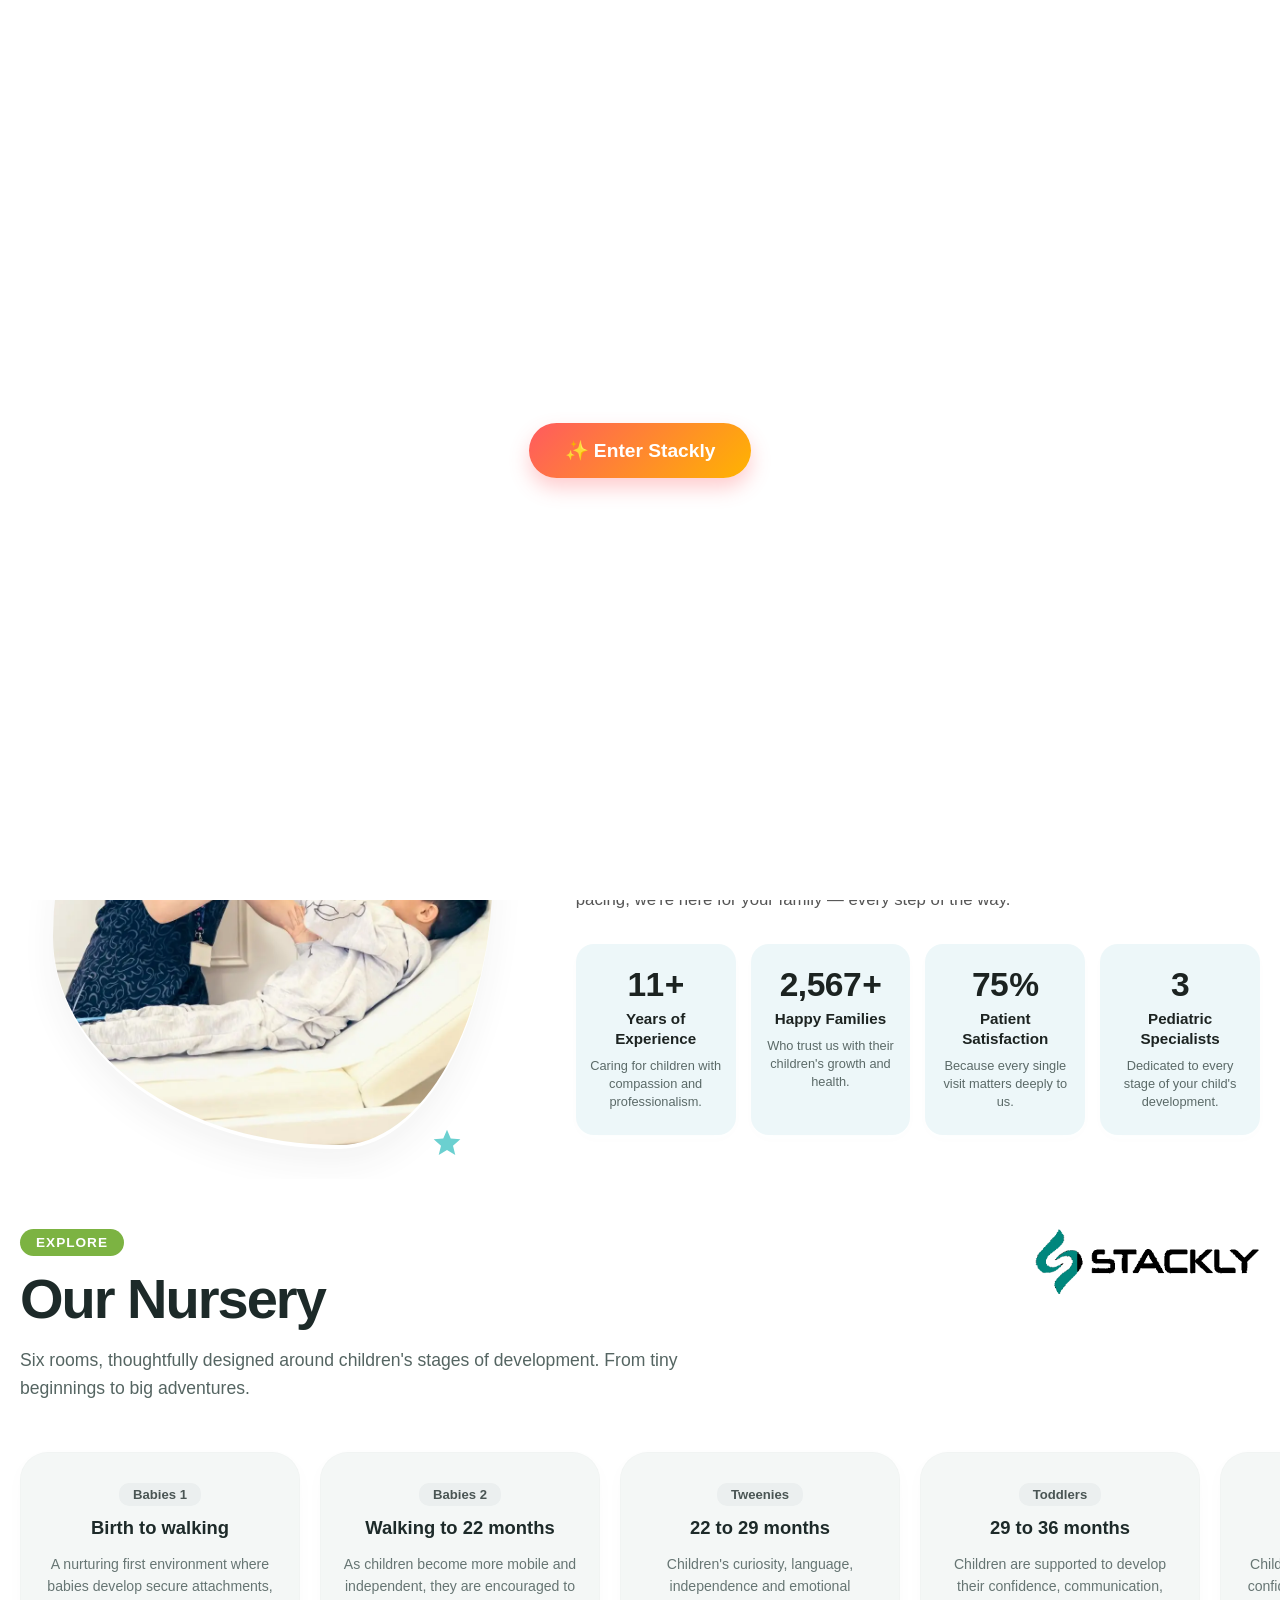
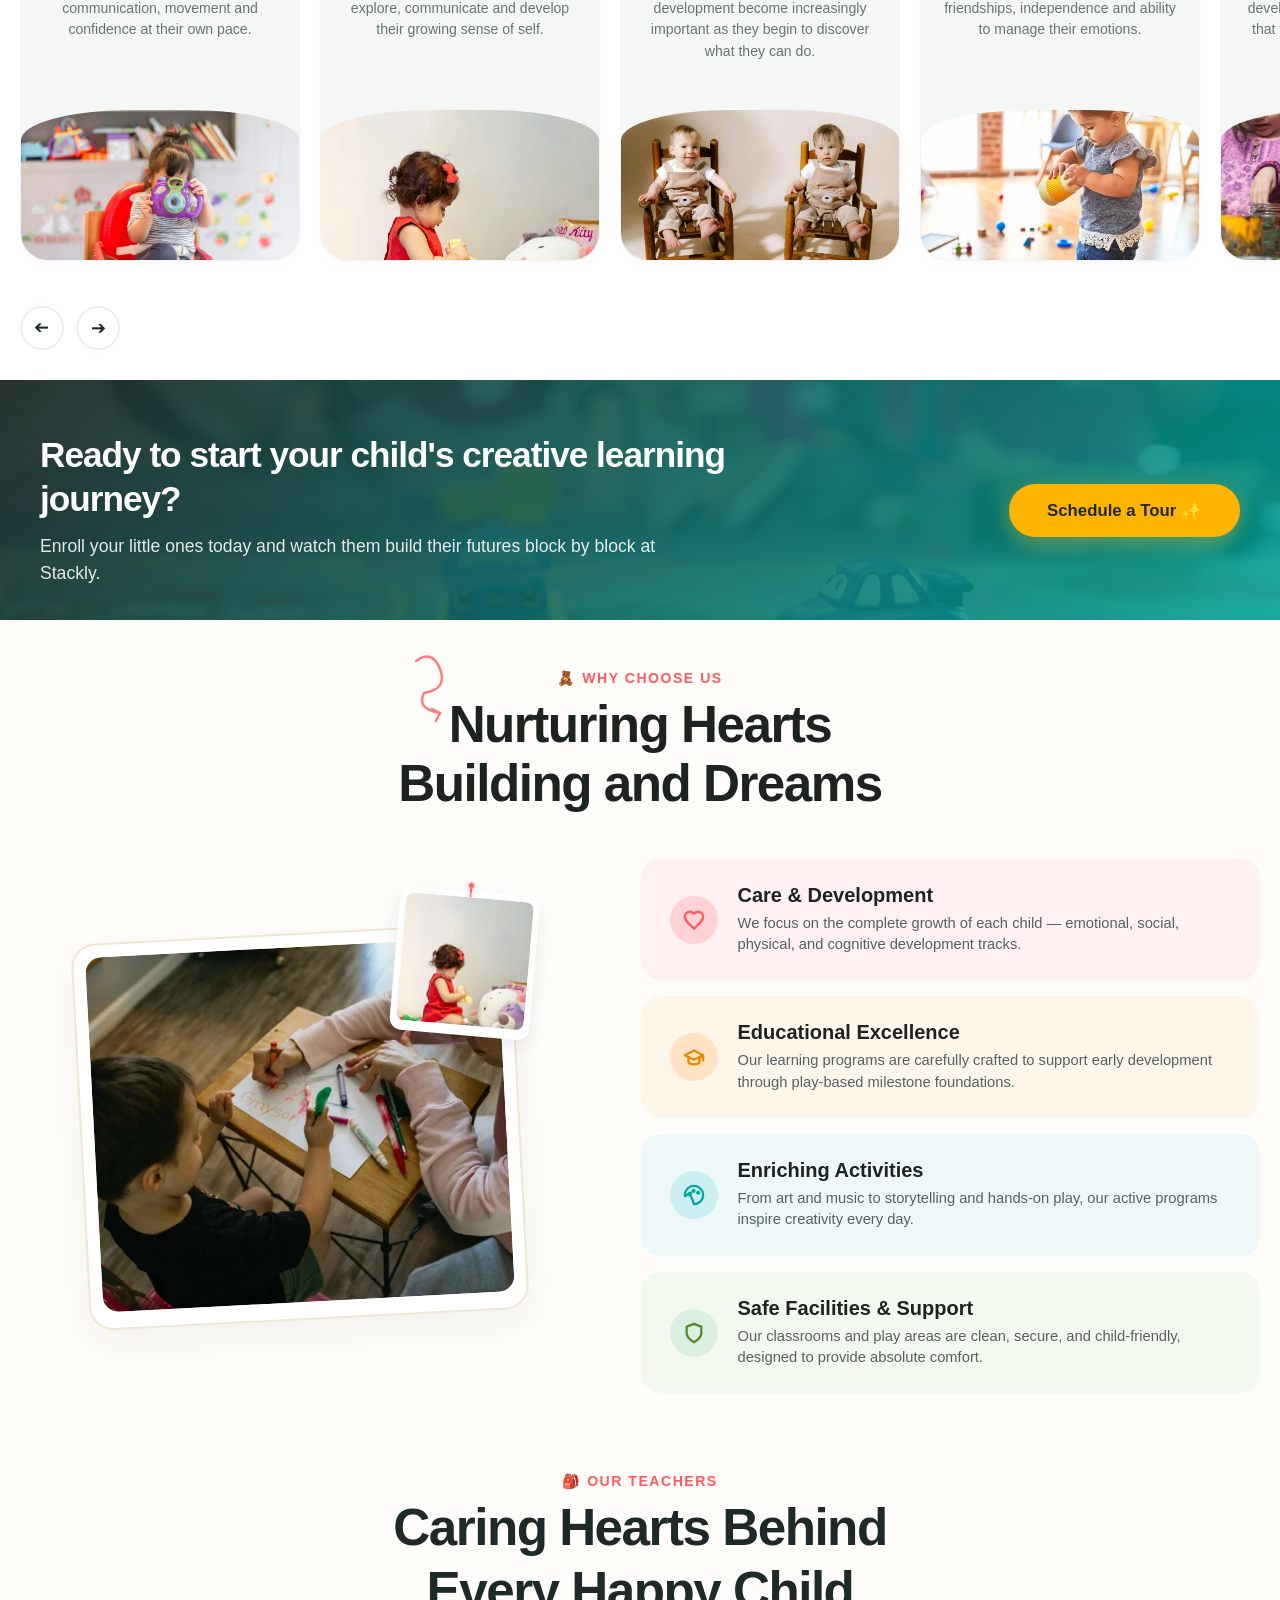
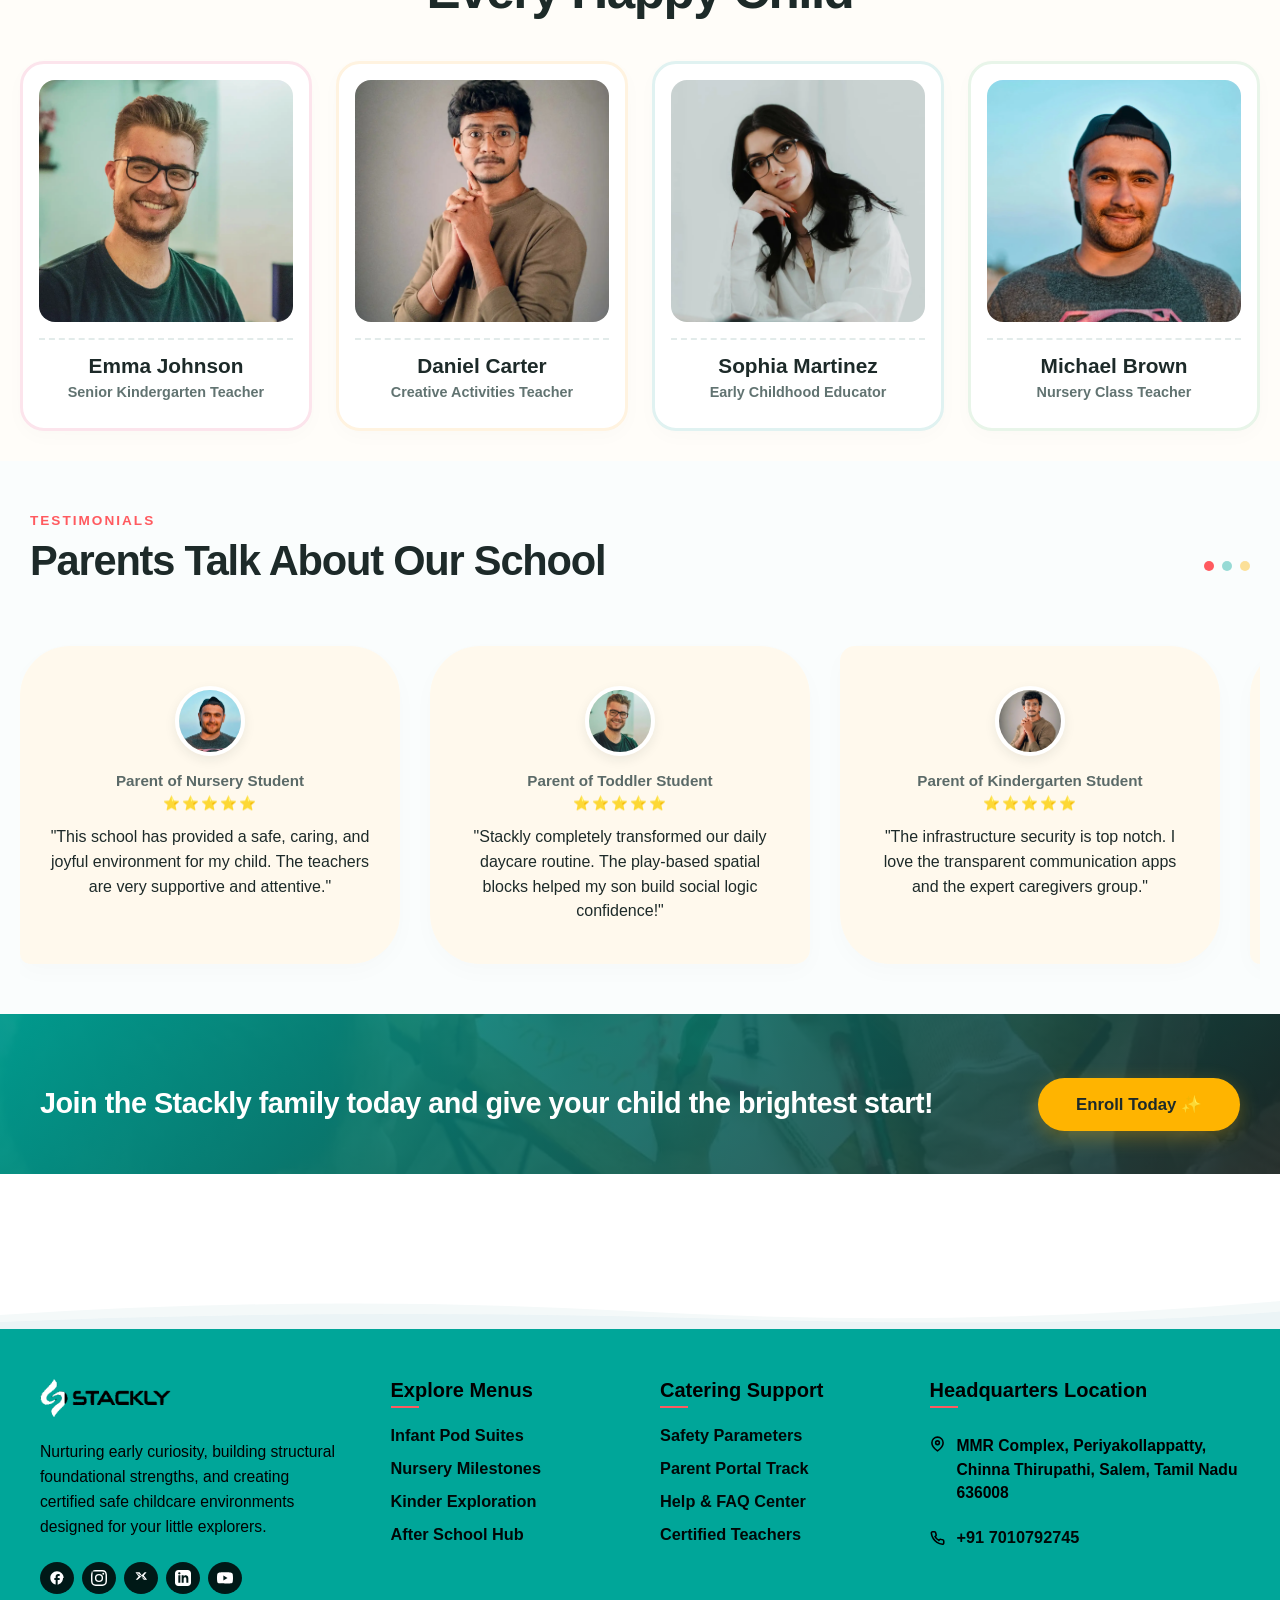
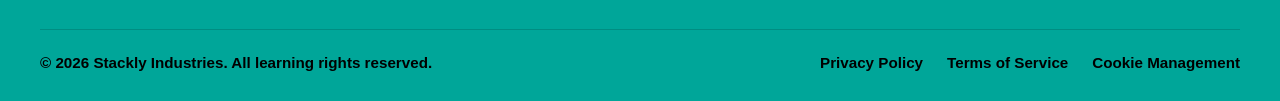
<file: programs.html>
<!DOCTYPE html>
<html lang="en">
<head>
    <meta charset="UTF-8">
    <meta name="viewport" content="width=device-width, initial-scale=1.0">
    <title>Stackly - Creative Childcare Services</title>
    <!-- Linking external CSS styles -->
    <link rel="stylesheet" href="style.css">
</head>
<body>

    <!-- PRELOADER SCREEN OVERLAY -->
    <div id="preloader">
        <!-- Interactive Entrance Button (Ensures sound is allowed by web browsers) -->
        <div class="start-gate" id="startGate">
            <button class="start-btn" onclick="initiatePreloader()">✨ Enter Stackly</button>
        </div>

        <!-- Main Loading Assets Container (Triggered on click) -->
        <div class="loading-assets" id="loadingAssets">
            <!-- Vector Graphic: Childcare Stacking Blocks Layer -->
            <div class="vector-container">
                <svg viewBox="0 0 100 100" width="100%" height="100%">
                    <!-- Base Block -->
                    <rect class="block block-bottom" x="15" y="70" width="70" height="20" rx="4" />
                    <!-- Middle Block -->
                    <rect class="block block-middle" x="27.5" y="45" width="45" height="20" rx="4" />
                    <!-- Top Triangle Block -->
                    <polygon class="block block-top" points="50,15 35,38 65,38" />
                </svg>
            </div>

            <!-- Brand Logo Header Text -->
            <h1 class="brand-name">Stackly<span>.</span></h1>

            <!-- Loading Timing Bar Indicator -->
            <div class="progress-track">
                <div class="progress-bar" id="progressBar"></div>
            </div>
        </div>
    </div>



    <!-- Linking external Javascript behaviors -->
    <script>

        // --- NATIVE AUDIO SYNTHESIZER (Web Audio API) ---
// Generates a bright, warm, browser-safe chime sequence dynamically without external dependencies.
function playChimeSound() {
    try {
        const AudioContext = window.AudioContext || window.webkitAudioContext;
        const ctx = new AudioContext();
        
        // Note One: Bright Introduction Core Base
        let osc1 = ctx.createOscillator();
        let gain1 = ctx.createGain();
        osc1.type = 'triangle'; 
        osc1.frequency.setValueAtTime(523.25, ctx.currentTime); // C5 Note
        gain1.gain.setValueAtTime(0.15, ctx.currentTime);
        gain1.gain.exponentialRampToValueAtTime(0.001, ctx.currentTime + 0.6);
        osc1.connect(gain1);
        gain1.connect(ctx.destination);
        osc1.start();
        osc1.stop(ctx.currentTime + 0.6);

        // Note Two: Upbeat Harmonizing Accent delayed by 150 milliseconds
        setTimeout(() => {
            let osc2 = ctx.createOscillator();
            let gain2 = ctx.createGain();
            osc2.type = 'sine';
            osc2.frequency.setValueAtTime(659.25, ctx.currentTime); // E5 Note
            gain2.gain.setValueAtTime(0.2, ctx.currentTime);
            gain2.gain.exponentialRampToValueAtTime(0.001, ctx.currentTime + 0.8);
            osc2.connect(gain2);
            gain2.connect(ctx.destination);
            osc2.start();
            osc2.stop(ctx.currentTime + 0.8);
        }, 150);

    } catch (error) {
        console.warn("Audio presentation skipped due to client system security rules:", error);
    }
}

// --- STATE COORDINATION RUNNER ---
function initiatePreloader() {
    // 1. Fire Audio Chime Module
    playChimeSound();

    // 2. Tear down the static start interaction gate
    document.getElementById('startGate').style.display = 'none';
    
    // 3. Reveal Animated Loading elements 
    const loadingAssets = document.getElementById('loadingAssets');
    loadingAssets.style.display = 'flex';

    // 4. Trigger 2-Second Linear Track filling
    const bar = document.getElementById('progressBar');
    setTimeout(() => {
        bar.style.width = '100%';
    }, 50);

    // 5. Exit Preloader View and Introduce Main Landing Layout after exactly 2 seconds
    setTimeout(() => {
        const preloader = document.getElementById('preloader');
        const mainContent = document.getElementById('main-content');
        
        // Smooth Outward Transitions
        preloader.style.opacity = '0';
        preloader.style.transform = 'scale(1.05)';
        
        setTimeout(() => {
            preloader.style.display = 'none';
            // Smoothly ease in your main app canvas elements
            mainContent.classList.add('loaded');
        }, 500); // 500ms aligns with CSS exit style limits

    }, 2000); // Strict 2000ms duration requirement
}

    </script>

    <!-- FLOATING STICKY HEADER Component -->
<header class="floating-header">
    <div class="header-container">
        
        <!-- Brand Logo (Refreshes Page on Click) -->
        <div class="logo-wrapper" onclick="refreshPage()">
            <img src="./assests/childcare logo.webp" alt="Stackly Logo" class="brand-img">
        </div>

        <!-- Mobile Hamburger Menu Icon Toggle -->
        <div class="hamburger-menu" id="hamburgerToggle" onclick="toggleMobileMenu()">
            <span class="bar"></span>
            <span class="bar"></span>
            <span class="bar"></span>
        </div>

        <!-- Centered Navigation Menu Layout -->
        <!-- Centered Navigation Menu Layout -->
<nav class="nav-menu" id="navMenu">

    <a href="index.html" class="nav-item ">Home</a>
    <a href="programs.html" class="nav-item active">Programs</a>
    <a href="about.html" class="nav-item">About Us</a>
    <a href="blogs.html" class="nav-item">Blogs</a>
    <a href="contact.html" class="nav-item">Contact</a>

    <!-- Mobile Parent Portal -->
    <div class="mobile-auth-action">
        <button class="auth-btn" onclick="window.location.href='login.html'">
            Parent Portal
        </button>
    </div>

</nav>

<!-- Desktop Authentication -->
<div class="auth-actions">
    <button class="auth-btn" onclick="window.location.href='login.html'">
        Parent Portal
    </button>
</div>
        
    </div>
</header>

<div id="mobileMenuBackdrop" class="mobile-menu-backdrop"></div>




<script>
/* =========================================================
   HEADER + MOBILE HAMBURGER MENU
   ========================================================= */

let savedScrollPosition = 0;


/* =========================================================
   REFRESH PAGE
   ========================================================= */

function refreshPage() {
    window.location.reload();
}


/* =========================================================
   TOGGLE MOBILE MENU
   ========================================================= */

function toggleMobileMenu() {

    const hamburger = document.getElementById("hamburgerToggle");
    const navMenu = document.getElementById("navMenu");
    const backdrop = document.getElementById("mobileMenuBackdrop");

    if (!hamburger || !navMenu) {
        return;
    }

    const isMenuOpen = navMenu.classList.contains("active");


    /* =====================================================
       OPEN MENU
       ===================================================== */

    if (!isMenuOpen) {

        /* Save current scroll position */
        savedScrollPosition =
            window.scrollY ||
            window.pageYOffset ||
            document.documentElement.scrollTop ||
            0;


        /* Fix body at current scroll position */
        document.body.style.top =
            "-" + savedScrollPosition + "px";


        /* Open hamburger */
        hamburger.classList.add("active");


        /* Open navigation */
        navMenu.classList.add("active");


        /* Show blurred background */
        if (backdrop) {
            backdrop.classList.add("active");
        }


        /* Lock HTML scrolling */
        document.documentElement.classList.add(
            "mobile-menu-open"
        );


        /* Lock BODY scrolling */
        document.body.classList.add(
            "mobile-menu-open"
        );

    }


    /* =====================================================
       CLOSE MENU
       ===================================================== */

    else {

        closeMobileMenu();

    }
}


/* =========================================================
   CLOSE MOBILE MENU
   ========================================================= */

function closeMobileMenu() {

    const hamburger =
        document.getElementById("hamburgerToggle");

    const navMenu =
        document.getElementById("navMenu");

    const backdrop =
        document.getElementById("mobileMenuBackdrop");


    if (!hamburger || !navMenu) {
        return;
    }


    /* Close hamburger */
    hamburger.classList.remove("active");


    /* Close navigation */
    navMenu.classList.remove("active");


    /* Hide backdrop */
    if (backdrop) {
        backdrop.classList.remove("active");
    }


    /* Unlock HTML */
    document.documentElement.classList.remove(
        "mobile-menu-open"
    );


    /* Unlock BODY */
    document.body.classList.remove(
        "mobile-menu-open"
    );


    /* Remove fixed positioning */
    document.body.style.top = "";


    /* Restore previous scroll position */
    window.scrollTo(
        0,
        savedScrollPosition
    );
}


/* =========================================================
   DOM READY
   ========================================================= */

document.addEventListener(
    "DOMContentLoaded",
    function () {


        /* ================================================
           NAVIGATION CLICK
           ================================================ */

        const navItems =
            document.querySelectorAll(".nav-item");


        navItems.forEach(function (item) {

            item.addEventListener(
                "click",
                function () {

                    closeMobileMenu();

                }
            );

        });


        /* ================================================
           BACKDROP CLICK
           ================================================ */

        const backdrop =
            document.getElementById(
                "mobileMenuBackdrop"
            );


        if (backdrop) {

            backdrop.addEventListener(
                "click",
                function () {

                    closeMobileMenu();

                }
            );

        }


        /* ================================================
           ESC KEY
           ================================================ */

        document.addEventListener(
            "keydown",
            function (event) {

                if (event.key === "Escape") {

                    const navMenu =
                        document.getElementById(
                            "navMenu"
                        );


                    if (
                        navMenu &&
                        navMenu.classList.contains(
                            "active"
                        )
                    ) {

                        closeMobileMenu();

                    }

                }

            }
        );


        /* ================================================
           WINDOW RESIZE
           Close mobile menu when switching to desktop
           ================================================ */

        window.addEventListener(
            "resize",
            function () {

                if (window.innerWidth > 992) {

                    const navMenu =
                        document.getElementById(
                            "navMenu"
                        );


                    if (
                        navMenu &&
                        navMenu.classList.contains(
                            "active"
                        )
                    ) {

                        closeMobileMenu();

                    }

                }

            }
        );

    }
);


/* =========================================================
   PREVENT TOUCH SCROLL OUTSIDE MENU
   ========================================================= */

document.addEventListener(
    "touchmove",
    function (event) {

        const navMenu =
            document.getElementById("navMenu");


        if (
            navMenu &&
            navMenu.classList.contains("active")
        ) {

            /*
             * Prevent background page from scrolling.
             * Allow touch movement inside navigation.
             */

            if (!navMenu.contains(event.target)) {

                event.preventDefault();

            }

        }

    },
    {
        passive: false
    }
);


/* =========================================================
   PREVENT MOUSE WHEEL SCROLL OUTSIDE MENU
   ========================================================= */

document.addEventListener(
    "wheel",
    function (event) {

        const navMenu =
            document.getElementById("navMenu");


        if (
            navMenu &&
            navMenu.classList.contains("active")
        ) {

            /*
             * Prevent background page from scrolling.
             * Allow wheel movement inside navigation.
             */

            if (!navMenu.contains(event.target)) {

                event.preventDefault();

            }

        }

    },
    {
        passive: false
    }
);
</script>



<!-- PROGRAMS HERO PROFILE BANNER -->
<section class="programs-hero-section">
    <div class="programs-hero-container">
        
        <!-- LEFT COLUMN: BRAND MESSAGING CONTENT (SCROLL REVEALED) -->
        <div class="programs-hero-content">
            <!-- Sentence-by-Sentence Scroll Revealed Heading Matrix -->
            <h1 class="programs-hero-title" id="programsHeroTitle">
                <span class="hero-sentence">Specialized Classrooms.</span>
                <span class="hero-sentence">Certified Modern Curriculum.</span>
                <span class="hero-sentence highlight">Built For Early Childhood.</span>
            </h1>
            
            <p class="programs-hero-subtitle">
                Explore our purposefully designed age-group tracks. We blend structured play with key cognitive milestones to ensure every child discovers their potential safely.
            </p>
            
            <!-- Dual Interactive Floating Call-To-Action Hooks -->
            <div class="programs-hero-actions">
     
<button
    class="prog-hero-btn primary-prog-cta float-action-node"
    onclick="window.location.href='404.html'">
    Enroll Now ✨
</button>

<button
    class="prog-hero-btn secondary-prog-cta float-action-node-delayed"
    onclick="window.location.href='404.html'">
    View Fees ➔
</button>


            </div>
        </div>

        <!-- RIGHT COLUMN: SQUARE SLIDESHOW (2-SECOND TICK) -->
        <div class="programs-hero-media">
            <div class="square-slideshow-container">
                <div class="programs-slideshow-track" id="progHeroSlideshow">
                    <img src="./assests/care 3.webp" alt="Creative Learning Activity" class="prog-hero-img active">
                    <img src="./assests/care center.webp" alt="Sensory Tactile Bricks Play" class="prog-hero-img">
                    <img src="./assests/care 2.webp" alt="Kindergarten Reading Circle" class="prog-hero-img">
                </div>
                <!-- Background Decorative Glow Light Grid -->
                <div class="prog-hero-glow-accent"></div>
            </div>
        </div>

    </div>
</section>

<style>
    /* --- PREMIUM BRAND SYSTEM TOKENS --- */
:root {
    --primary-color: #FF5A5F;   /* Bright Coral */
    --secondary-color: #FFB400; /* Warm Yellow */
    --accent-color: #00A699;    /* Fresh Teal Green */
    --text-main: #2B2B2B;       /* Deep Charcoal */
    --card-surface: #FFFFFF;
}

/* --- SECTION CONTAINER WRAPPER --- */
.programs-hero-section {
    width: 100%;
    background: linear-gradient(180deg, #FFFFFF 0%, #F5FAFA 100%);
    /* TARGET ASSIGNED PADDINGS: 50px Top, 30px Bottom */
    padding: 130px 20px 30px 20px !important;
    overflow: hidden;
    position: relative;
    display: flex;
    align-items: center;
}

.programs-hero-container {
    width: 100%;
    max-width: 1240px;
    margin: 0 auto;
    display: grid;
    grid-template-columns: 1.1fr 0.9fr;
    gap: 50px;
    align-items: center;
}

/* ================= LEFT COLUMN ================= */
.programs-hero-content {
    text-align: left;
}

.programs-hero-title {
    font-size: 3.4rem;
    font-weight: 800;
    line-height: 1.2;
    color: var(--text-main);
    letter-spacing: -1.5px;
    margin-bottom: 20px;
    display: flex;
    flex-direction: column;
    gap: 4px;
}

.hero-sentence {
    opacity: 0;
    transform: translateY(20px);
    transition: opacity 0.6s cubic-bezier(0.215, 0.610, 0.355, 1), 
                transform 0.6s cubic-bezier(0.215, 0.610, 0.355, 1);
}

.hero-sentence.revealed-line {
    opacity: 1;
    transform: translateY(0);
}

.programs-hero-title .highlight {
    color: var(--accent-color);
}

.programs-hero-subtitle {
    font-size: 1.15rem;
    line-height: 1.65;
    color: #555555;
    max-width: 540px;
    margin-bottom: 35px;
}

.programs-hero-actions {
    display: flex;
    gap: 16px;
    align-items: center;
}

.prog-hero-btn {
    padding: 16px 34px;
    font-size: 1.05rem;
    font-weight: 700;
    border-radius: 16px;
    border: none;
    cursor: pointer;
    transition: background-color 0.3s, transform 0.2s, box-shadow 0.2s;
}

.primary-prog-cta {
    background-color: var(--primary-color);
    color: #FFFFFF;
    box-shadow: 0 5px 15px rgba(255, 90, 95, 0.25);
}
.primary-prog-cta:hover { background-color: #E04449; }

.secondary-prog-cta {
    background-color: #FFFFFF;
    color: var(--text-main);
    border: 2px solid #E2E8F0;
    box-shadow: 0 5px 15px rgba(0, 0, 0, 0.02);
}
.secondary-prog-cta:hover { background-color: #F8FAFB; }

.float-action-node {
    animation: heroFloatLinear 4.5s ease-in-out infinite alternate;
}
.float-action-node-delayed {
    animation: heroFloatLinear 4.5s ease-in-out infinite alternate-reverse;
    animation-delay: 0.6s;
}

@keyframes heroFloatLinear {
    0% { transform: translateY(0); }
    100% { transform: translateY(-8px); }
}

.prog-hero-btn:hover {
    transform: translateY(-4px) scale(1.02);
    box-shadow: 0 10px 22px rgba(43, 43, 43, 0.12);
}

/* ================= RIGHT COLUMN: CRISP SQUARE SHAPE MASKS ================= */
.programs-hero-media {
    display: flex;
    justify-content: center;
    position: relative;
}

/* Formed into a strict, attractive square box silhouette framework */
.square-slideshow-container {
    position: relative;
    width: 100%;
    max-width: 440px;
    aspect-ratio: 1 / 1; /* Mandates perfect width-to-height square box balance */
    overflow: hidden;
    border-radius: 24px; /* Clean modern corner arcs layout */
    box-shadow: 0 20px 45px rgba(43, 43, 43, 0.08);
    background-color: #E6F6F5;
    z-index: 5;
}

.programs-slideshow-track {
    width: 100%;
    height: 100%;
    position: relative;
}

.prog-hero-img {
    position: absolute;
    top: 0; left: 0; width: 100%; height: 100%;
    object-fit: cover;
    opacity: 0;
    transform: scale(1.04);
    transition: opacity 0.6s cubic-bezier(0.4, 0, 0.2, 1), 
                transform 1s cubic-bezier(0.4, 0, 0.2, 1);
}

.prog-hero-img.active {
    opacity: 1;
    transform: scale(1);
    z-index: 2;
}

.prog-hero-glow-accent {
    position: absolute;
    bottom: -15px; right: -15px;
    width: 60px; height: 60px;
    background-color: var(--secondary-color);
    border-radius: 50%;
    filter: blur(25px);
    opacity: 0.4;
    z-index: 1;
}

/* ================= RESPONSIVE INTERFACE ================= */
@media (max-width: 992px) {
    .programs-hero-section { padding-top: 130px !important; }
    .programs-hero-container {
        grid-template-columns: 1fr;
        gap: 50px;
        text-align: center;
    }
    .programs-hero-content { display: flex; flex-direction: column; align-items: center; text-align: center; }
    .programs-hero-title { font-size: 2.5rem; align-items: center; }
    .programs-hero-subtitle { margin-left: auto; margin-right: auto; }
    .square-slideshow-container { max-width: 360px; }
}

@media (max-width: 480px) {
    .programs-hero-title { font-size: 2.1rem; }
    .programs-hero-actions { flex-direction: column; width: 100%; gap: 12px; }
    .prog-hero-btn { width: 100%; text-align: center; }
}

</style>

<script>
    /**
 * Stackly Childcare Website - Programs Hero Controller Engine
 */
document.addEventListener("DOMContentLoaded", () => {
    initSentenceScrollReveal();
    initAutomatedTwoSecondSlideshow();
});

function initSentenceScrollReveal() {
    const titleBlock = document.getElementById("programsHeroTitle");
    if (!titleBlock) return;

    const revealObserver = new IntersectionObserver((entries, observer) => {
        entries.forEach(entry => {
            if (entry.isIntersecting) {
                const parent = entry.target;
                const sentenceLines = parent.querySelectorAll(".hero-sentence");

                sentenceLines.forEach((line, index) => {
                    setTimeout(() => {
                        line.classList.add("revealed-line");
                    }, index * 240);
                });

                observer.unobserve(parent);
            }
        });
    }, { root: null, threshold: 0.2 });

    revealObserver.observe(titleBlock);
}

function initAutomatedTwoSecondSlideshow() {
    const slideAssets = document.querySelectorAll(".programs-slideshow-track .prog-hero-img");
    if (slideAssets.length === 0) return;

    let activeTrackIndex = 0;

    setInterval(() => {
        slideAssets[activeTrackIndex].classList.remove("active");
        activeTrackIndex = (activeTrackIndex + 1) % slideAssets.length;
        slideAssets[activeTrackIndex].classList.add("active");
    }, 2000); 
}

</script>

<!-- DYNAMIC REINFORCED BRAND METRICS SECTION -->
<section class="brand-metrics-section" id="brand-metrics">
    <div class="metrics-main-container">

        <!-- LEFT COLUMN LAYOUT: IMAGE IN ATTRACTIVE PEBBLE SHAPE -->
        <div class="metrics-media-column">
            <div class="organic-pebble-image-frame">
                <!-- Raw image tag configured safely for standard image asset mapping -->
                <img src="./assests/infant care.webp" alt="Child interactive creative play" class="pebble-display-img">
                
                <!-- Small decorative abstract green star graphic from the reference image -->
                <div class="vector-star-badge-overlay">
                    <svg viewBox="0 0 24 24" width="100%" height="100%" fill="#6BD0D0">
                        <path d="M12,2 L14.8,8.6 L22,9.2 L16.5,14 L18.2,21 L12,17.3 L5.8,21 L7.5,14 L2,9.2 L9.2,8.6 Z"/>
                    </svg>
                </div>
            </div>
        </div>

        <!-- RIGHT COLUMN LAYOUT: BRAND WRITING & STAGGERED COUNT-UP CARDS -->
        <div class="metrics-content-column" id="metricsCardsStage">
            <h2 class="metrics-headline-text">Caring. Trusted. Child-Focused.</h2>
            
            <p class="metrics-main-description">
                At Stackly, we believe that every child deserves compassionate, expert care in a safe and welcoming environment. Our dedicated team of educators and caregivers is here to support your child's developmental journey — from the tiniest milestones to their early school years.
            </p>
            <p class="metrics-secondary-description">
                Whether it's interactive sensory play, early language foundations, or social milestone pacing, we're here for your family — every step of the way.
            </p>

            <!-- Staggered metric card grids array -->
            <div class="metrics-cards-grid-row">
                
                <!-- Card 1: Years of Experience -->
                <div class="metric-block-node reveal-cascade-item">
                    <div class="ticker-number-box">
                        <span class="ticker-number" data-limit="12">0</span><span class="ticker-suffix">+</span>
                    </div>
                    <h4>Years of Experience</h4>
                    <p>Caring for children with compassion and professionalism.</p>
                </div>

                <!-- Card 2: Happy Families -->
                <div class="metric-block-node reveal-cascade-item">
                    <div class="ticker-number-box">
                        <span class="ticker-number" data-limit="3000">0</span><span class="ticker-suffix">+</span>
                    </div>
                    <h4>Happy Families</h4>
                    <p>Who trust us with their children's growth and health.</p>
                </div>

                <!-- Card 3: Satisfaction -->
                <div class="metric-block-node reveal-cascade-item">
                    <div class="ticker-number-box">
                        <span class="ticker-number" data-limit="98">0</span><span class="ticker-suffix">%</span>
                    </div>
                    <h4>Patient Satisfaction</h4>
                    <p>Because every single visit matters deeply to us.</p>
                </div>

                <!-- Card 4: Specialists -->
                <div class="metric-block-node reveal-cascade-item">
                    <div class="ticker-number-box">
                        <span class="ticker-number" data-limit="5">0</span>
                    </div>
                    <h4>Pediatric Specialists</h4>
                    <p>Dedicated to every stage of your child's development.</p>
                </div>

            </div>
        </div>

    </div>
</section>

<style>
    /* --- SITE STYLE SYSTEM CORES --- */
:root {
    --text-main-charcoal: #2B2B2B;
    --text-muted-gray: #555555;
    --ice-blue-card-fill: #EDF7F9; /* Authentic light blue fill color from your reference image */
}

/* --- MAIN CANVAS CONTAINER --- */
.brand-metrics-section {
    width: 100%;
    background-color: #FFFFFF;
    /* TARGET PARAMETER DESIGN PADDINGS: 50px Top, 30px Bottom */
    padding: 50px 20px 30px 20px !important;
    overflow: hidden;
    position: relative;
}

.metrics-main-container {
    width: 100%;
    max-width: 1240px;
    margin: 0 auto;
    display: grid;
    /* Aligns image on the left, copy elements cleanly on the right side */
    grid-template-columns: 0.85fr 1.15fr;
    gap: 50px;
    align-items: center;
}

/* ================= LEFT SIDE: ORGANIC GEOMETRIC PEBBLE CANVAS ================= */
.metrics-media-column {
    display: flex;
    justify-content: center;
    position: relative;
    width: 100%;
}

/* Smooth asymmetrical pebble silhouette frame exactly mimicking your shared image file */
.organic-pebble-image-frame {
    position: relative;
    width: 100%;
    max-width: 440px;
    aspect-ratio: 0.95 / 1;
    overflow: visible; /* Allows vector overlay badges to float outwards comfortably */
    border-radius: 40% 60% 35% 65% / 55% 40% 60% 45%;
    box-shadow: 0 15px 35px rgba(43, 43, 43, 0.06);
    z-index: 5;
}

.pebble-display-img {
    width: 100%;
    height: 100%;
    object-fit: cover;
    /* Clips image natively within the dynamic organic fluid borders radius layout */
    border-radius: inherit; 
}

/* Small graphic overlay star marker positioned at the bottom curve edge of the pebble */
.vector-star-badge-overlay {
    position: absolute;
    bottom: -10px;
    right: 30px;
    width: 32px;
    height: 32px;
    z-index: 10;
    animation: simpleWiggle 4s ease-in-out infinite alternate;
}
@keyframes simpleWiggle { 0% { transform: rotate(0deg); } 100% { transform: rotate(15deg) scale(1.05); } }

/* ================= RIGHT SIDE: BRAND DATA COPY & SCROLL REVEALS ================= */
.metrics-content-column {
    text-align: left;
}

.metrics-headline-text {
    font-size: 2.3rem;
    font-weight: 800;
    color: var(--text-main-charcoal);
    letter-spacing: -1px;
    margin-bottom: 18px;
    line-height: 1.2;
}

.metrics-main-description {
    font-size: 1.05rem;
    line-height: 1.65;
    color: var(--text-muted-gray);
    margin-bottom: 16px;
}

.metrics-secondary-description {
    font-size: 1.05rem;
    line-height: 1.65;
    color: var(--text-muted-gray);
    margin-bottom: 30px;
}

/* --- THE 4-COLUMN INDEPENDENT COUNTERS ROWS GRID --- */
.metrics-cards-grid-row {
    display: grid;
    grid-template-columns: repeat(4, 1fr);
    gap: 15px; /* Compact structural card separation */
    width: 100%;
}

.metric-block-node {
    background-color: var(--ice-blue-card-fill);
    border-radius: 18px;
    padding: 24px 14px;
    text-align: center;
    display: flex;
    flex-direction: column;
    align-items: center;
    box-shadow: 0 4px 15px rgba(0, 166, 153, 0.01);
    
    /* Pre-activation variables configuration maps for staggered scroll entrance effects */
    opacity: 0;
    transform: translateY(25px);
    transition: opacity 0.6s cubic-bezier(0.215, 0.610, 0.355, 1), 
                transform 0.6s cubic-bezier(0.215, 0.610, 0.355, 1);
}

/* Activated structural scroll display class appended via intersection entries indexes */
.metric-block-node.cascaded-arrival {
    opacity: 1;
    transform: translateY(0);
}

.ticker-number-box {
    font-size: 2.1rem;
    font-weight: 900;
    color: var(--text-main-charcoal);
    line-height: 1;
    margin-bottom: 8px;
    letter-spacing: -0.5px;
    display: flex;
    align-items: center;
    justify-content: center;
}
.ticker-suffix { margin-left: 1px; }

.metric-block-node h4 {
    font-size: 0.95rem;
    font-weight: 800;
    color: var(--text-main-charcoal);
    margin-bottom: 8px;
    line-height: 1.3;
}

.metric-block-node p {
    font-size: 0.8rem;
    line-height: 1.4;
    color: #5B6A68;
    max-width: 140px;
}

/* ================= ADAPTIVE RESPONSIVE COMPACT BREAKPOINTS ================= */
@media (max-width: 1100px) {
    .metrics-main-container { grid-template-columns: 1fr; gap: 45px; }
    .metrics-media-column { order: -1; } /* Automatically positions picture frame onto top row on handheld devices */
    .organic-pebble-image-frame { max-width: 360px; }
    .metrics-headline-text { font-size: 2rem; text-align: center; }
    .metrics-main-description, .metrics-secondary-description { text-align: center; }
    .metrics-cards-grid-row { grid-template-columns: repeat(2, 1fr); gap: 20px; } /* Packs into a 2x2 grid layout balance */
}

@media (max-width: 520px) {
    .metrics-headline-text { font-size: 1.7rem; }
    .metrics-cards-grid-row { grid-template-columns: 1fr; gap: 16px; } /* Falls back into a clean vertical array on mobile screens */
    .metric-block-node { max-width: 320px; margin: 0 auto; width: 100%; padding: 28px 20px; }
}

</style>

<script>
    /**
 * Stackly Childcare Website - Staggered Scroll Reveal & Count-Up Metrics Ticker Engine
 */
document.addEventListener("DOMContentLoaded", () => {
    initScrollTriggerMetricsPipeline();
});

function initScrollTriggerMetricsPipeline() {
    const stageBox = document.getElementById("metricsCardsStage");
    if (!stageBox) return;

    const intersectionObserver = new IntersectionObserver((entries, observer) => {
        entries.forEach(entry => {
            if (entry.isIntersecting) {
                const parent = entry.target;
                const nodesList = parent.querySelectorAll(".reveal-cascade-item");

                // 1. ONE-BY-ONE STAGGERED ARRIVAL: Cascades cards inward sequentially by 180ms delay intervals
                nodesList.forEach((card, index) => {
                    setTimeout(() => {
                        card.classList.add("cascaded-arrival");
                        
                        // Fire automatic text count ticker arithmetic routines once box finishes sliding inward
                        const dynamicCounterNode = card.querySelector(".ticker-number");
                        if (dynamicCounterNode) {
                            executeCountUpIncrementation(dynamicCounterNode);
                        }
                    }, index * 180);
                });

                // Clear operational observer connection once triggered successfully to lock layout positions safely
                observer.unobserve(parent);
            }
        });
    }, { root: null, threshold: 0.15 });

    intersectionObserver.observe(stageBox);
}

/**
 * 2. AUTOMATIC COUNT UP TICKER MATHEMATICS
 * Counts values dynamically up from zero and halts right at the maximum limit boundary setting safely
 */
function executeCountUpIncrementation(element) {
    const hardLimitValue = parseInt(element.getAttribute("data-limit"), 10);
    const timeDurationIntervalMs = 1800; // Calibrated 1.8 second count duration window
    const targetFramesPerSecond = 60;
    const computationalTotalFrames = Math.round(timeDurationIntervalMs / (1000 / targetFramesPerSecond));
    
    let loopFrameIndex = 0;

    function renderFrameTickStep() {
        loopFrameIndex++;
        
        // Quad easeOut timing math factor to smooth out values progression speed curves fluidly
        const linearProgressRatio = loopFrameIndex / computationalTotalFrames;
        const quadraticEaseOutFactor = linearProgressRatio * (2 - linearProgressRatio);
        
        // Calculate the current active frame total counts output
        const runningIntermediateCount = Math.floor(quadraticEaseOutFactor * hardLimitValue);

        if (loopFrameIndex < computationalTotalFrames) {
            // If handling the larger number like 3000, we apply clear localized formatting delimiters
            if (hardLimitValue === 3000) {
                element.textContent = runningIntermediateCount.toLocaleString();
            } else {
                element.textContent = runningIntermediateCount;
            }
            requestAnimationFrame(renderFrameTickStep);
        } else {
            // Absolute terminal hard lock assignation to prevent numeric overflow tracks
            element.textContent = (hardLimitValue === 3000) ? "3,000" : hardLimitValue;
        }
    }

    // Fire timing loop request hooks natively via window frame channels
    requestAnimationFrame(renderFrameTickStep);
}

</script>

<!-- DYNAMIC NURSERY AGE GROUPS CAROUSEL SECTION -->
<section class="nursery-carousel-section" id="nursery-tracks">
    <div class="nursery-carousel-container">
        
        <!-- ================= TOP HEADER ROW ================= -->
        <div class="nursery-header-block">
            <div class="header-left-copy">
                <span class="mini-explore-badge">Explore</span>
                <h2 class="nursery-main-heading">Our Nursery</h2>
                <p class="nursery-subheading-text">Six rooms, thoughtfully designed around children's stages of development. From tiny beginnings to big adventures.</p>
            </div>
            
            <!-- RIGHT SIDE CORNER BRAND LOGO ADAPTER MAP -->
            <div class="header-right-logo-pod">
                <img src="./assests/childcare logo.webp" alt="Stackly Day Nursery Logo" class="nursery-corner-logo-img">
            </div>
        </div>

        <!-- ================= BOTTOM INTERACTIVE CAROUSEL TRACK DECK ================= -->
        <div class="carousel-slider-viewport">
            <div class="carousel-slider-track" id="nurseryTrackRunner">
                
                <!-- CARD 1: BABIES 1 -->
                <div class="nursery-age-card">
                    <div class="card-meta-header">
                        <span class="age-group-badge">Babies 1</span>
                        <h3>Birth to walking</h3>
                    </div>
                    <p class="card-description-text">A nurturing first environment where babies develop secure attachments, communication, movement and confidence at their own pace.</p>
                    
                    <div class="card-wavy-image-shell">
                        <img src="./assests/baby.webp" alt="Babies 1 Room Track" class="card-raw-photo-img">
                    </div>
                </div>

                <!-- CARD 2: BABIES 2 -->
                <div class="nursery-age-card">
                    <div class="card-meta-header">
                        <span class="age-group-badge">Babies 2</span>
                        <h3>Walking to 22 months</h3>
                    </div>
                    <p class="card-description-text">As children become more mobile and independent, they are encouraged to explore, communicate and develop their growing sense of self.</p>
                    
                    <div class="card-wavy-image-shell">
                        <img src="./assests/baby 2.webp" alt="Babies 2 Room Track" class="card-raw-photo-img">
                    </div>
                </div>

                <!-- CARD 3: TWEENIES -->
                <div class="nursery-age-card">
                    <div class="card-meta-header">
                        <span class="age-group-badge">Tweenies</span>
                        <h3>22 to 29 months</h3>
                    </div>
                    <p class="card-description-text">Children's curiosity, language, independence and emotional development become increasingly important as they begin to discover what they can do.</p>
                    
                    <div class="card-wavy-image-shell">
                        <img src="./assests/twin.webp" alt="Tweenies Room Track" class="card-raw-photo-img">
                    </div>
                </div>

                <!-- CARD 4: TODDLERS -->
                <div class="nursery-age-card">
                    <div class="card-meta-header">
                        <span class="age-group-badge">Toddlers</span>
                        <h3>29 to 36 months</h3>
                    </div>
                    <p class="card-description-text">Children are supported to develop their confidence, communication, friendships, independence and ability to manage their emotions.</p>
                    
                    <div class="card-wavy-image-shell">
                        <img src="./assests/toddler.webp" alt="Toddlers Room Track" class="card-raw-photo-img">
                    </div>
                </div>

                <!-- CARD 5: PRESCHOOL 1 -->
                <div class="nursery-age-card">
                    <div class="card-meta-header">
                        <span class="age-group-badge">Preschool 1</span>
                        <h3>3 to 4 years</h3>
                    </div>
                    <p class="card-description-text">Children are becoming increasingly confident and independent learners, developing the knowledge and skills that form the foundations for future learning.</p>
                    
                    <div class="card-wavy-image-shell">
                        <img src="./assests/prescl.webp" alt="Preschool 1 Room Track" class="card-raw-photo-img">
                    </div>
                </div>

                <!-- CARD 6: PRESCHOOL 2 -->
                <div class="nursery-age-card">
                    <div class="card-meta-header">
                        <span class="age-group-badge">Preschool 2</span>
                        <h3>Preparing for school</h3>
                    </div>
                    <p class="card-description-text">Our older preschool children are supported to become confident, resilient and independent, developing the skills and attitudes they need as they take their next big step into school.</p>
                    
                    <div class="card-wavy-image-shell">
                        <img src="./assests/preschool 2.webp" alt="Preschool 2 Room Track" class="card-raw-photo-img">
                    </div>
                </div>

            </div>
        </div>

        <!-- Carousel Navigation Controller Anchors (Fires sliding tracks manually) -->
        <div class="carousel-navigation-buttons-deck">
            <button class="nav-arrow prev-arrow" onclick="moveCarouselLeft()" aria-label="Previous Slides">➔</button>
            <button class="nav-arrow next-arrow" onclick="moveCarouselRight()" aria-label="Next Slides">➔</button>
        </div>

    </div>
</section>

<style>
    /* --- BRAND CONFIG VARIABLE DESIGN SYSTEM --- */
:root {
    --primary-color: #FF5A5F;   /* Bright Coral */
    --secondary-color: #FFB400; /* Warm Yellow */
    --accent-color: #00A699;    /* Fresh Teal Green */
    --text-main: #2B2B2B;       /* Deep Charcoal */
    --card-bg-fill: #F4F7F6;    /* Soft Light Warm Gray Matte Card Background */
}

/* --- MAIN BRAND AREA CORES --- */
.nursery-carousel-section {
    width: 100%;
    background-color: #FFFFFF;
    /* TARGET ASSIGNED DESIGN PADDINGS: 50px Top, 30px Bottom */
    padding: 50px 20px 30px 20px !important;
    overflow: hidden;
    position: relative;
}

.nursery-carousel-container {
    width: 100%;
    max-width: 1260px;
    margin: 0 auto;
    display: flex;
    flex-direction: column;
}

/* ================= COMPONENT LAYER 1: HEADER SECTION ================= */
.nursery-header-block {
    display: flex;
    justify-content: space-between;
    align-items: start;
    width: 100%;
    margin-bottom: 35px;
    gap: 40px;
}

.header-left-copy {
    text-align: left;
    max-width: 680px;
}

/* Playful Green Capsule Badge representation exactly from your reference screenshot file */
.mini-explore-badge {
    background-color: #7CB342; /* Friendly Organic Salad Olive Green Badge Color */
    color: #FFFFFF;
    font-size: 0.85rem;
    font-weight: 800;
    padding: 6px 16px;
    border-radius: 30px;
    display: inline-block;
    margin-bottom: 12px;
    text-transform: uppercase;
    letter-spacing: 1px;
}

.nursery-main-heading {
    font-size: 3.5rem;
    font-weight: 900;
    color: var(--text-main);
    letter-spacing: -2px;
    line-height: 1.1;
    margin-bottom: 16px;
}

.nursery-subheading-text {
    font-size: 1.1rem;
    line-height: 1.6;
    color: #556562;
}

/* Corner Right Side Brand Logo adapter casing box */
.header-right-logo-pod {
    flex-shrink: 0;
    text-align: right;
    display: block;
}
.nursery-corner-logo-img {
    height: 65px;
    width: auto;
    object-fit: contain;
}

/* ================= COMPONENT LAYER 2: INTERACTIVE SWIPE SLIDER TRACK ================= */
.carousel-slider-viewport {
    width: 100%;
    overflow: visible; /* Allows card box hover scaling shadows to draw outside borders cleanly */
    padding: 15px 0;
}

.carousel-slider-track {
    display: flex;
    gap: 20px; /* Synchronized spacing between neighboring age nodes */
    width: max-content;
    /* High performance hardware accelerated translations transitions mappings */
    transition: transform 0.5s cubic-bezier(0.25, 1, 0.5, 1);
    will-change: transform;
}

/* --- AGE CARD STRUCTURAL LAYOUT --- */
.nursery-age-card {
    background-color: var(--card-bg-fill);
    width: 280px; /* Accurate card column width matching image proportion footprint scale */
    border-radius: 28px;
    padding: 30px 20px 0 20px; /* Image bleeds flush right through the bottom border padding */
    display: flex;
    flex-direction: column;
    text-align: center;
    box-shadow: 0 6px 20px rgba(43, 43, 43, 0.02);
    border: 1px solid rgba(43, 43, 43, 0.01);
    position: relative;
    overflow: hidden;
    transition: transform 0.3s cubic-bezier(0.25, 0.46, 0.45, 0.94), 
                background-color 0.3s ease, 
                box-shadow 0.3s ease;
}

.nursery-age-card:hover {
    transform: translateY(-6px);
    background-color: #FFFFFF;
    border-color: #E2EBEA;
    box-shadow: 0 15px 35px rgba(0, 166, 153, 0.05);
}

.card-meta-header {
    margin-bottom: 14px;
}

/* Gray title pill badge block elements */
.age-group-badge {
    background-color: #EBEFEF;
    color: #4A5554;
    font-size: 0.82rem;
    font-weight: 700;
    padding: 4px 14px;
    border-radius: 10px;
    display: inline-block;
    margin-bottom: 10px;
}

.nursery-age-card h3 {
    font-size: 1.15rem;
    font-weight: 800;
    color: var(--text-main);
    line-height: 1.3;
}

.card-description-text {
    font-size: 0.88rem;
    line-height: 1.55;
    color: #667573;
    margin-bottom: 25px;
    flex-grow: 1; /* Pushes child wavy photo images flush onto the bottom card baseline */
}

/* --- CHILD PHOTOGRAPHY ENVELOPES OVERLAY WITH BOTTOM ORGANIC MASK RADII --- */
.card-wavy-image-shell {
    width: calc(100% + 40px); /* Bleeds flat left-to-right past inner container bounds */
    margin-left: -20px;
    margin-right: -20px;
    height: 150px;
    overflow: hidden;
    position: relative;
    /* Custom organic multi point wave mask bottom curve mimicking reference layout exactly */
    border-radius: 40% 40% 0 0 / 20% 20% 0 0; 
    background-color: #E2EBEA;
}

.card-raw-photo-img {
    width: 100%;
    height: 100%;
    object-fit: cover;
    transition: transform 0.5s ease;
}
.nursery-age-card:hover class="card-raw-photo-img",
.nursery-age-card:hover .card-raw-photo-img {
    transform: scale(1.05);
}

/* --- SLIDER DIRECTIONAL NAVIGATION BULLETS DECK --- */
.carousel-navigation-buttons-deck {
    display: flex;
    gap: 12px;
    margin-top: 30px;
    align-self: flex-start; /* Aligns controls to the left side directly under track profiles */
}

.nav-arrow {
    width: 44px;
    height: 44px;
    border-radius: 50%;
    background-color: #FFFFFF;
    color: var(--text-main);
    border: 2px solid #EBEFEF;
    font-size: 1.1rem;
    cursor: pointer;
    display: flex;
    align-items: center;
    justify-content: center;
    box-shadow: 0 4px 10px rgba(43, 43, 43, 0.02);
    transition: all 0.25s ease;
}

.prev-arrow { transform: rotate(180deg); } /* Rotates line vectors backward naturally */

.nav-arrow:hover {
    background-color: var(--accent-color);
    border-color: var(--accent-color);
    color: #FFFFFF;
    box-shadow: 0 6px 15px rgba(0, 166, 153, 0.25);
}

/* ================= ADAPTIVE RESPONSIVE COMPACT LAYOUT INTERFACE ================= */
@media (max-width: 992px) {
    .nursery-carousel-section { padding-top: 40px !important; }
    .nursery-main-heading { font-size: 2.6rem; }
    .nursery-header-block { flex-direction: column; align-items: start; gap: 20px; }
    .header-right-logo-pod { display: none; } /* Pull out secondary decorative details on handheld devices */
}

@media (max-width: 480px) {
    .nursery-main-heading { font-size: 2.1rem; }
    .nursery-subheading-text { font-size: 0.95rem; }
    .nursery-age-card { width: 250px; padding: 25px 16px 0 16px; }
    .card-wavy-image-shell { width: calc(100% + 32px); margin-left: -16px; margin-right: -16px; height: 130px; }
}

</style>

<script>
    /**
 * Stackly Childcare Website - Interactive Nursery Swipe Carousel Engine
 */
let globalScrollPositionOffset = 0;

document.addEventListener("DOMContentLoaded", () => {
    initTouchSwipeInteractionSupport();
});

/**
 * 1. MANUAL TRACK NAVIGATION DISPATCHERS
 * Calculates horizontal bounding parameters shifts to transition sliders
 */
function moveCarouselRight() {
    const trackRunner = document.getElementById("nurseryTrackRunner");
    const singleCardWidth = 300; // Account for card width (280px) + gap boundaries (20px)
    
    if (!trackRunner) return;

    const computedTotalWidthLimit = trackRunner.offsetWidth;
    const parentCasingViewportWidth = trackRunner.parentElement.offsetWidth;
    const maxCalculatedNegativeTranslateOffset = -(computedTotalWidthLimit - parentCasingViewportWidth);

    // Subtract steps from offset parameters loop
    globalScrollPositionOffset -= singleCardWidth;

    // Secure offset parameters floor boundaries ceilings safely
    if (globalScrollPositionOffset < maxCalculatedNegativeTranslateOffset) {
        globalScrollPositionOffset = maxCalculatedNegativeTranslateOffset;
    }

    trackRunner.style.transform = `translateX(${globalScrollPositionOffset}px)`;
}

function moveCarouselLeft() {
    const trackRunner = document.getElementById("nurseryTrackRunner");
    const singleCardWidth = 300;

    if (!trackRunner || globalScrollPositionOffset === 0) return;

    // Add steps forward to position layout tracks
    globalScrollPositionOffset += singleCardWidth;

    if (globalScrollPositionOffset > 0) {
        globalScrollPositionOffset = 0;
    }

    trackRunner.style.transform = `translateX(${globalScrollPositionOffset}px)`;
}

/**
 * 2. TOUCH SWIPE MOBILE GESTURE SUPPORT CORE
 * Captures swipe inputs on hand-held responsive mobile screens natively
 */
function initTouchSwipeInteractionSupport() {
    const viewportBox = document.querySelector(".carousel-slider-viewport");
    if (!viewportBox) return;

    let touchStartPointerCoordinateX = 0;
    let touchEndPointerCoordinateX = 0;

    viewportBox.addEventListener("touchstart", (e) => {
        touchStartPointerCoordinateX = e.touches[0].clientX;
    }, { passive: true });

    viewportBox.addEventListener("touchend", (e) => {
        touchEndPointerCoordinateX = e.changedTouches[0].clientX;
        handleSwipeGestureEvaluationTicks();
    }, { passive: true });

    function handleSwipeGestureEvaluationTicks() {
        const thresholdSwipeBoundaryPixels = 40;
        const totalSwipeDistanceDifference = touchStartPointerCoordinateX - touchEndPointerCoordinateX;

        if (totalSwipeDistanceDifference > thresholdSwipeBoundaryPixels) {
            // User swiped leftward -> slide contents forward right
            moveCarouselRight();
        } else if (totalSwipeDistanceDifference < -thresholdSwipeBoundaryPixels) {
            // User swiped rightward -> slide contents backward left
            moveCarouselLeft();
        }
    }
}

</script>

<!-- FULL WIDTH TWO-LINE CTA BANNER WRAPPER -->
<section class="full-width-cta-banner">
    
    <!-- Core Background Layer Image Map driven via native <img> tag -->
    <img src="./assests/care 3.webp" alt="Playful learning environment backdrop" class="banner-background-img">
    
    <!-- High-Trust Contrast Glassmorphism Sheet Overlay -->
    <div class="banner-color-overlay"></div>

    <div class="banner-content-container">
        
        <!-- Left Side: Two-Line Text Communication Matrix -->
        <div class="banner-text-column scroll-reveal-node" id="ctaTextNode">
            <h2 class="banner-title-line">Ready to start your child's creative learning journey?</h2>
            <p class="banner-subtitle-line">Enroll your little ones today and watch them build their futures block by block at Stackly.</p>
        </div>

        <!-- Right Side: Action Trigger CTA Hook -->
        <div class="banner-action-column">
         <button
    class="banner-cta-trigger interactive-float-node"
    onclick="window.location.href='404.html'">
    Schedule a Tour ✨
</button>
        </div>

    </div>
</section>

<style>
    /* --- SITE CONTEXT CONFIG PARAMETERS --- */
:root {
    --primary-color: #FF5A5F;   /* Bright Coral */
    --secondary-color: #FFB400; /* Warm Yellow */
    --accent-color: #00A699;    /* Fresh Teal */
    --text-light: #FFFFFF;
}

/* --- FULL WINDOW SECTION WRAPPER --- */
.full-width-cta-banner {
    position: relative;
    width: 100vw;
    /* Pulls edge alignment flush past standard container margins */
    margin-left: calc(-50vw + 50%);
    margin-right: calc(-50vw + 50%);
    min-height: 240px; 
    /* TARGET PARAMETER DESIGN PADDINGS: 50px Top, 30px Bottom */
    padding: 50px 40px 30px 40px;
    display: flex;
    align-items: center;
    justify-content: center;
    overflow: hidden;
}

/* --- BACKGROUND IMAGE ARCHITECTURE LAYERS --- */
.banner-background-img {
    position: absolute;
    top: 0;
    left: 0;
    width: 100%;
    height: 100%;
    object-fit: cover;
    z-index: 1;
    pointer-events: none;
    transform: scale(1.02); /* Safeguards edge bleed spaces on viewport resize tracks */
    transition: transform 0.5s ease;
}

/* Interactive zoom parallax mapping on banner entry */
.full-width-cta-banner:hover .banner-background-img {
    transform: scale(1.05);
}

/* Rich, custom gradient color backdrop over raw image to guarantee text contrast */
.banner-color-overlay {
    position: absolute;
    top: 0; left: 0; width: 100%; height: 100%;
    background: linear-gradient(135deg, rgba(29, 42, 41, 0.92) 0%, rgba(0, 166, 153, 0.85) 100%);
    z-index: 2;
    pointer-events: none;
}

/* --- INNER ALIGNMENT CONSTRAINTS --- */
.banner-content-container {
    width: 100%;
    max-width: 1200px;
    margin: 0 auto;
    display: grid;
    /* MANDATED LAYOUT MATRIX: Left side text content, Right side call button trigger */
    grid-template-columns: 1.25fr 0.75fr;
    gap: 40px;
    align-items: center;
    position: relative;
    z-index: 5;
}

/* --- LEFT COLUMN: COPYWRITING FIELD --- */
.banner-text-column {
    text-align: left;
}

.banner-title-line {
    font-size: 2.2rem;
    font-weight: 800;
    line-height: 1.25;
    color: var(--text-light);
    letter-spacing: -1px;
    margin-bottom: 12px;
}

.banner-subtitle-line {
    font-size: 1.1rem;
    line-height: 1.55;
    color: rgba(255, 255, 255, 0.88);
    max-width: 680px;
}

/* --- RIGHT COLUMN: CTAS ACTIONS DECK --- */
.banner-action-column {
    display: flex;
    justify-content: flex-end;
}

.banner-cta-trigger {
    background-color: var(--secondary-color); /* Bright optimistic brand yellow matching profile */
    color: #1D2A29;
    border: none;
    padding: 16px 38px;
    font-size: 1.05rem;
    font-weight: 800;
    border-radius: 50px;
    cursor: pointer;
    box-shadow: 0 6px 20px rgba(255, 180, 0, 0.3);
    white-space: nowrap;
    transition: background-color 0.25s, transform 0.25s, box-shadow 0.25s;
}

.banner-cta-trigger:hover {
    background-color: #E29E00;
    transform: translateY(-4px) scale(1.02);
    box-shadow: 0 10px 25px rgba(255, 180, 0, 0.45);
}

/* Continuous Infinite Levitation Loops Physics */
.interactive-float-node {
    animation: ctaBannerFloat 4s ease-in-out infinite alternate;
}
@keyframes ctaBannerFloat { 0% { transform: translateY(0); } 100% { transform: translateY(-7px); } }

/* --- SCROLL REVEAL TIMING ANCHORS --- */
.scroll-reveal-node {
    opacity: 0;
    transform: translateY(20px);
    transition: opacity 0.75s cubic-bezier(0.215, 0.610, 0.355, 1), 
                transform 0.75s cubic-bezier(0.215, 0.610, 0.355, 1);
}
.scroll-reveal-node.activated-fade {
    opacity: 1;
    transform: translateY(0);
}

/* ================= ADAPTIVE RESPONSIVE GRID OVERLAY ================= */
@media (max-width: 992px) {
    .full-width-cta-banner { padding: 45px 24px 35px 24px; }
    .banner-title-line { font-size: 1.8rem; }
    
    /* Collapses fluidly into centralized stacked rows layout on medium displays */
    .banner-content-container {
        grid-template-columns: 1fr;
        gap: 30px;
        text-align: center;
    }
    .banner-text-column { display: flex; flex-direction: column; align-items: center; text-align: center; }
    .banner-action-column { justify-content: center; width: 100%; }
}

@media (max-width: 520px) {
    .banner-title-line { font-size: 1.45rem; }
    .banner-subtitle-line { font-size: 0.95rem; }
    .banner-cta-trigger { width: 100%; text-align: center; padding: 14px 24px; }
}

</style>

<script>
    /**
 * Stackly Childcare Website - Full Width CTA Scroll Reveal Engine
 */
document.addEventListener("DOMContentLoaded", () => {
    initBannerScrollRevealObserver();
});

// SCROLL OBSERVER: Fades text columns fluidly into layout view bounds upon approach
function initBannerScrollRevealObserver() {
    const textTarget = document.getElementById("ctaTextNode");
    if (!textTarget) return;

    const bannerScrollObserver = new IntersectionObserver((entries, observer) => {
        entries.forEach(entry => {
            if (entry.isIntersecting) {
                entry.target.classList.add("activated-fade");
                observer.unobserve(entry.target); // Sever connection loop to optimize browser runtime footprints
            }
        });
    }, { root: null, threshold: 0.15 });

    bannerScrollObserver.observe(textTarget);
}

</script>

<!-- DYNAMIC CREATIVE WHY CHOOSE PILLARS SECTION -->
<section class="choose-pillars-section" id="why-choose-pillars">
    <div class="pillars-main-container">
        
        <!-- ================= TOP HEADER POD WITH VECTOR CURLY ACCENT ================= -->
        <div class="pillars-header-block">
            <!-- Decorative Vector Curly Arrow on the Left Side -->
            <div class="vector-curly-arrow">
                <svg viewBox="0 0 100 100" width="80" height="80" fill="none" stroke="#FF5A5F" stroke-width="3" stroke-linecap="round">
                    <path d="M20,20 Q40,5 50,30 T30,60 Q20,80 50,85"/>
                    <polyline points="40,80 50,85 45,95"/>
                </svg>
            </div>
            
            <span class="pillars-mini-badge">🧸 Why Choose Us</span>
            <h2 class="pillars-main-title">Nurturing Hearts<br>Building and Dreams</h2>
        </div>

        <!-- ================= BOTTOM CONTENT WORKSPACE ================= -->
        <div class="pillars-content-layout">
            
            <!-- LEFT COLUMN: TILTED MULTI-IMAGE CANVAS TRACK -->
            <div class="pillars-media-gallery">
                <div class="tilted-photo-frame">
                    <!-- Standard img tag for custom brand image mapping -->
                    <img src="./assests/care 2.webp" alt="Children building toys together" class="gallery-main-photo">
                    
                    <!-- Pinned Drawing Vector Overlay (Top-Right Profile) -->
                    <div class="pinned-drawing-overlay">
                        <div class="red-push-pin-vector">
                            <svg viewBox="0 0 24 24" width="16" height="16" fill="#FF5A5F">
                                <circle cx="12" cy="6" r="4"/>
                                <path d="M10,10 L14,10 L13,18 L11,18 Z"/>
                                <line x1="12" y1="18" x2="12" y2="24" stroke="#FF5A5F" stroke-width="2"/>
                            </svg>
                        </div>
                        <img src="./assests/baby 2.webp" alt="Childhood colorful house drawing mapping" class="overlay-sketch-img">
                    </div>
                </div>
            </div>

            <!-- RIGHT COLUMN: PASTEL VALUE BLOCKS (SCROLL REVEALED ONE-BY-ONE) -->
            <div class="pillars-cards-column" id="pillarsListStage">
                
                <!-- Pillar Card 1: Care & Development (Pastel Pink) -->
                <div class="pillar-row-card pink-tint reveal-cascade-card">
                    <div class="pillar-vector-icon-badge pink-base">
                        <svg viewBox="0 0 24 24" width="22" height="22" fill="none" stroke="currentColor" stroke-width="2.5" stroke-linecap="round" stroke-linejoin="round">
                            <path d="M12 21.35l-1.45-1.32C5.4 15.36 2 12.28 2 8.5 2 5.42 4.42 3 7.5 3c1.74 0 3.41.81 4.5 2.09C13.09 3.81 14.76 3 16.5 3 19.58 3 22 5.42 22 8.5c0 3.78-3.4 6.86-8.55 11.54L12 21.35z"/>
                        </svg>
                    </div>
                    <div class="pillar-text-wrap">
                        <h3>Care & Development</h3>
                        <p>We focus on the complete growth of each child — emotional, social, physical, and cognitive development tracks.</p>
                    </div>
                </div>

                <!-- Pillar Card 2: Educational Excellence (Pastel Orange) -->
                <div class="pillar-row-card orange-tint reveal-cascade-card">
                    <div class="pillar-vector-icon-badge orange-base">
                        <svg viewBox="0 0 24 24" width="22" height="22" fill="none" stroke="currentColor" stroke-width="2.5" stroke-linecap="round" stroke-linejoin="round">
                            <path d="M22 10v6M2 10l10-5 10 5-10 5z"/>
                            <path d="M6 12v5c0 2 2.5 3 6 3s6-1 6-3v-5"/>
                        </svg>
                    </div>
                    <div class="pillar-text-wrap">
                        <h3>Educational Excellence</h3>
                        <p>Our learning programs are carefully crafted to support early development through play-based milestone foundations.</p>
                    </div>
                </div>

                <!-- Pillar Card 3: Enriching Activities (Pastel Blue) -->
                <div class="pillar-row-card blue-tint reveal-cascade-card">
                    <div class="pillar-vector-icon-badge blue-base">
                        <svg viewBox="0 0 24 24" width="22" height="22" fill="none" stroke="currentColor" stroke-width="2.5" stroke-linecap="round" stroke-linejoin="round">
                            <path d="M12 22C17.5228 22 22 17.5228 22 12C22 6.47715 17.5228 2 12 2C6.47715 2 2 6.47715 2 12C2 17.5228 6.47715 2 12 22Z"/>
                            <circle cx="7.5" cy="10.5" r="1" fill="currentColor"/>
                            <circle cx="11.5" cy="7.5" r="1" fill="currentColor"/>
                            <circle cx="16.5" cy="9.5" r="1" fill="currentColor"/>
                        </svg>
                    </div>
                    <div class="pillar-text-wrap">
                        <h3>Enriching Activities</h3>
                        <p>From art and music to storytelling and hands-on play, our active programs inspire creativity every day.</p>
                    </div>
                </div>

                <!-- Pillar Card 4: Safe Facilities (Pastel Green) -->
                <div class="pillar-row-card green-tint reveal-cascade-card">
                    <div class="pillar-vector-icon-badge green-base">
                        <svg viewBox="0 0 24 24" width="22" height="22" fill="none" stroke="currentColor" stroke-width="2.5" stroke-linecap="round" stroke-linejoin="round">
                            <path d="M12 22s8-4 8-10V5l-8-3-8 3v7c0 6 8 10 8 10z"/>
                        </svg>
                    </div>
                    <div class="pillar-text-wrap">
                        <h3>Safe Facilities & Support</h3>
                        <p>Our classrooms and play areas are clean, secure, and child-friendly, designed to provide absolute comfort.</p>
                    </div>
                </div>

            </div>

        </div>
    </div>
</section>

<style>
    /* --- BRAND CONFIG VARIABLE DESIGN SYSTEM --- */
:root {
    --text-main-charcoal: #1C2321;
    --text-muted: #536262;
    --primary-coral: #FF5A5F;
    --accent-teal: #00A699;
}

/* --- MAIN CONTAINER STRUCTURE WRAPPERS --- */
.choose-pillars-section {
    width: 100%;
    background-color: #FFFDF9; /* Warm theme cream matte backdrop fill */
    /* TARGET ASSIGNED DESIGN PADDINGS: 50px Top, 30px Bottom */
    padding: 50px 20px 30px 20px !important;
    overflow: hidden;
    position: relative;
}

.pillars-main-container {
    width: 100%;
    max-width: 1240px;
    margin: 0 auto;
    display: flex;
    flex-direction: column;
}

/* ================= COMPONENT LAYER 1: HEADER SECTION ================= */
.pillars-header-block {
    text-align: center;
    margin-bottom: 45px;
    position: relative;
    display: flex;
    flex-direction: column;
    align-items: center;
}

.vector-curly-arrow {
    position: absolute;
    top: -25px;
    left: calc(50% - 240px); /* Positions the vector path arrow elegantly on the left side of heading */
    opacity: 0.8;
}

.pillars-mini-badge {
    font-size: 0.88rem;
    font-weight: 800;
    color: var(--primary-coral);
    text-transform: uppercase;
    letter-spacing: 1.5px;
    margin-bottom: 10px;
    display: inline-block;
}

.pillars-main-title {
    font-size: 3.2rem;
    font-weight: 900;
    color: var(--text-main-charcoal);
    line-height: 1.15;
    letter-spacing: -1.5px;
}

/* ================= COMPONENT LAYER 2: INTERACTIVE CONTENT GRID ================= */
.pillars-content-layout {
    display: grid;
    /* Aligns storytelling photo gallery on the left, value blocks row on the right */
    grid-template-columns: 0.95fr 1.05fr;
    gap: 60px;
    align-items: center;
    width: 100%;
}

/* --- LEFT SIDE: TILTED IMAGES FRAMES --- */
.pillars-media-gallery {
    display: flex;
    justify-content: center;
    width: 100%;
}

.tilted-photo-frame {
    position: relative;
    width: 100%;
    max-width: 440px;
    aspect-ratio: 1.15 / 1;
    background-color: #FFFFFF;
    border-radius: 24px;
    padding: 12px;
    border: 2px solid #F0E6D2;
    /* Playful tilted orange frame profile mimicking image layout */
    transform: rotate(-3deg); 
    box-shadow: 0 15px 35px rgba(28, 35, 33, 0.05);
    z-index: 5;
    transition: transform 0.4s cubic-bezier(0.175, 0.885, 0.32, 1.275);
}
.tilted-photo-frame:hover { transform: rotate(0deg) scale(1.02); }

.gallery-main-photo {
    width: 100%;
    height: 100%;
    object-fit: cover;
    border-radius: 16px;
}

/* Overlapping mini sketch frame panel with pin asset */
.pinned-drawing-overlay {
    position: absolute;
    top: -35px;
    right: -25px;
    width: 140px;
    aspect-ratio: 1 / 1;
    background-color: #FFFFFF;
    border-radius: 12px;
    padding: 6px;
    box-shadow: 0 8px 20px rgba(0, 0, 0, 0.08);
    transform: rotate(8deg);
    z-index: 10;
}

.overlay-sketch-img { width: 100%; height: 100%; object-fit: cover; border-radius: 8px; }

.red-push-pin-vector {
    position: absolute;
    top: -10px;
    left: calc(50% - 8px);
    z-index: 15;
    filter: drop-shadow(0 2px 4px rgba(0,0,0,0.15));
}

/* --- RIGHT SIDE: PASTEL PILLAR ROW CARDS (SCROLL CASCADE) --- */
.pillars-cards-column {
    display: flex;
    flex-direction: column;
    gap: 16px;
    width: 100%;
}

.pillar-row-card {
    border-radius: 20px;
    padding: 24px 28px;
    display: flex;
    align-items: center;
    gap: 20px;
    box-shadow: 0 4px 15px rgba(28, 35, 33, 0.01);
    border: 1px solid transparent;
    
    /* Pre-activation parameters for staggered scroll entrance effects */
    opacity: 0;
    transform: translateY(20px);
    transition: opacity 0.5s cubic-bezier(0.215, 0.610, 0.355, 1), 
                transform 0.5s cubic-bezier(0.215, 0.610, 0.355, 1),
                box-shadow 0.25s ease,
                transform 0.25s ease;
}

/* Activated cascade classes handles appended via script observer indices */
.pillar-row-card.cascade-activated {
    opacity: 1;
    transform: translateY(0);
}

/* Interactive Card Row Hover Physics Elevation States */
.pillar-row-card:hover {
    transform: translateX(4px);
    box-shadow: 0 8px 24px rgba(28, 35, 33, 0.04);
}

/* Asymmetric individual pastel matte background coordinates matching reference image */
.pink-tint { background-color: #FFF0F2; } .pink-tint:hover { border-color: rgba(255, 90, 95, 0.2); }
.orange-tint { background-color: #FFF6EB; } .orange-tint:hover { border-color: rgba(255, 180, 0, 0.2); }
.blue-tint { background-color: #EEF8F9; } .blue-tint:hover { border-color: rgba(107, 208, 208, 0.3); }
.green-tint { background-color: #F3F9EE; } .green-tint:hover { border-color: rgba(124, 179, 66, 0.3); }

/* Vector Badge Shell Casings */
.pillar-vector-icon-badge {
    width: 48px;
    height: 48px;
    border-radius: 50%;
    display: flex;
    align-items: center;
    justify-content: center;
    flex-shrink: 0;
}
.pink-base { background-color: #FFD2D4; color: var(--primary-coral); }
.orange-base { background-color: #FFE3C2; color: #E68A00; }
.blue-base { background-color: #CBEFF0; color: var(--accent-teal); }
.green-base { background-color: #DCF0E1; color: #558B2F; }

.pillar-text-wrap { text-align: left; }
.pillar-text-wrap h3 { font-size: 1.25rem; font-weight: 800; color: var(--text-main-charcoal); margin-bottom: 6px; }
.pillar-text-wrap p { font-size: 0.92rem; line-height: 1.45; color: var(--text-muted); }

/* ================= ADAPTIVE RESPONSIVE COMPACT LAYOUT INTERFACE ================= */
@media (max-width: 1024px) {
    .pillars-main-title { font-size: 2.6rem; }
    .vector-curly-arrow { display: none; } /* Clear clutter on smaller screens */
    
    /* Converts grid dynamically into individual rows track layers naturally */
    .pillars-content-layout { grid-template-columns: 1fr; gap: 45px; }
    .pillars-media-gallery { order: -1; } /* Auto shifts picture frame to top row order on handheld viewports */
    .tilted-photo-frame { max-width: 380px; }
    .pillar-row-card { padding: 22px 20px; }
}

@media (max-width: 520px) {
    .pillars-main-title { font-size: 2rem; }
    .pillar-row-card { flex-direction: column; text-align: center; gap: 14px; }
    .pillar-text-wrap { text-align: center; display: flex; flex-direction: column; align-items: center; }
    .pinned-drawing-overlay { width: 105px; top: -25px; right: -15px; }
}

</style>

<script>
    /**
 * Stackly Childcare Website - Why Choose Pillars One-by-One Reveal Engine
 */
document.addEventListener("DOMContentLoaded", () => {
    initPillarsOneByOneScrollReveal();
});

// SCROLL REVEAL CONTROLLER: Animates feature cards inward one-by-one by staggered delay frames
function initPillarsOneByOneScrollReveal() {
    const listStage = document.getElementById("pillarsListStage");
    if (!listStage) return;

    const intersectionObserver = new IntersectionObserver((entries, observer) => {
        entries.forEach(entry => {
            if (entry.isIntersecting) {
                const parentBlock = entry.target;
                const interiorCards = parentBlock.querySelectorAll(".reveal-cascade-card");

                // Stagger feature card arrivals sequentially by 180ms delay loops
                interiorCards.forEach((card, index) => {
                    setTimeout(() => {
                        card.classList.add("cascade-activated");
                    }, index * 180);
                });

                // Clear operational observer connection once triggered successfully to conserve performance
                observer.unobserve(parentBlock);
            }
        });
    }, { root: null, threshold: 0.15 });

    intersectionObserver.observe(listStage);
}

</script>

<!-- DYNAMIC OUR TEACHERS PROFILE GRID BLOCK -->
<section class="teachers-section" id="teachers">
    <div class="teachers-main-container">
        
        <!-- Centered Scroll-Triggered Headline Frame -->
        <div class="teachers-header-stage">
            <span class="teachers-mini-tag">🎒 Our Teachers</span>
            <h2 class="teachers-center-headline" id="teachersScrollTitle">
                <span class="teach-sentence">Caring Hearts Behind</span>
                <span class="teach-sentence highlight">Every Happy Child</span>
            </h2>
        </div>

        <!-- Four-Column Interactive Profile Grid Array -->
        <div class="teachers-profile-grid" id="teachersGridStage">
            
            <!-- Teacher Card 1 (Emma - Pink Theme) -->
            <div class="teacher-profile-card border-pink reveal-fade-up">
                <div class="teacher-img-wrapper">
                    <img src="./assests/aris.webp" alt="Emma Johnson Portrait" class="teacher-display-img">
                </div>
                <div class="teacher-info-panel">
                    <h3>Emma Johnson</h3>
                    <p class="teacher-designation">Senior Kindergarten Teacher</p>
                </div>
            </div>

            <!-- Teacher Card 2 (Daniel - Yellow Theme) -->
            <div class="teacher-profile-card border-yellow reveal-fade-up">
                <div class="teacher-img-wrapper">
                    <img src="./assests/arjun.webp" alt="Daniel Carter Portrait" class="teacher-display-img">
                </div>
                <div class="teacher-info-panel">
                    <h3>Daniel Carter</h3>
                    <p class="teacher-designation">Creative Activities Teacher</p>
                </div>
            </div>

            <!-- Teacher Card 3 (Sophia - Blue Theme) -->
            <div class="teacher-profile-card border-teal reveal-fade-up">
                <div class="teacher-img-wrapper">
                    <img src="./assests/rose.webp" alt="Sophia Martinez Portrait" class="teacher-display-img">
                </div>
                <div class="teacher-info-panel">
                    <h3>Sophia Martinez</h3>
                    <p class="teacher-designation">Early Childhood Educator</p>
                </div>
            </div>

            <!-- Teacher Card 4 (Michael - Green Theme) -->
            <div class="teacher-profile-card border-green reveal-fade-up">
                <div class="teacher-img-wrapper">
                    <img src="./assests/devon mill.webp" alt="Michael Brown Portrait" class="teacher-display-img">
                </div>
                <div class="teacher-info-panel">
                    <h3>Michael Brown</h3>
                    <p class="teacher-designation">Nursery Class Teacher</p>
                </div>
            </div>

        </div>

    </div>
</section>

<style>
    /* --- COMPONENT TOKEN SYSTEM --- */
:root {
    --text-dark: #1D2A29;       /* Deep Organic Charcoal */
    --primary-pink: #FF5A5F;     /* Pink Highlight Accent */
    --accent-yellow: #FFB400;    /* Warm Yellow */
    --accent-teal: #00A699;      /* Fresh Teal */
    --accent-green: #7CB342;     /* Salad Green */
    --card-surface: #FFFFFF;
}

/* --- MAIN CONTAINER HOUSING BLOCK --- */
.teachers-section {
    width: 100%;
    background-color: #FFFDF9; /* Matches warm cream theme matte fill background */
    /* TARGET DESIGN COMPONENT PARAMETER PADDINGS: 50px Top, 30px Bottom */
    padding: 50px 20px 30px 20px !important;
    overflow: hidden;
    position: relative;
    text-align: center;
}

.teachers-main-container {
    width: 100%;
    max-width: 1240px;
    margin: 0 auto;
    display: flex;
    flex-direction: column;
}

/* ================= COMPONENT LAYER 1: CENTERED HEADER ROW ================= */
.teachers-header-stage {
    max-width: 800px;
    margin: 0 auto 40px auto;
    display: flex;
    flex-direction: column;
    align-items: center;
}

.teachers-mini-tag {
    font-size: 0.88rem;
    font-weight: 800;
    color: var(--primary-pink);
    text-transform: uppercase;
    letter-spacing: 1.5px;
    margin-bottom: 10px;
}

.teachers-center-headline {
    font-size: 3.2rem;
    font-weight: 900;
    line-height: 1.15;
    color: var(--text-dark);
    letter-spacing: -1.5px;
    display: flex;
    flex-direction: column;
    align-items: center;
    gap: 4px;
}

/* Sentence-by-sentence scroll triggers baseline hooks */
.teach-sentence {
    opacity: 0;
    transform: translateY(18px);
    transition: opacity 0.6s cubic-bezier(0.215, 0.610, 0.355, 1), 
                transform 0.6s cubic-bezier(0.215, 0.610, 0.355, 1);
}

.teach-sentence.revealed {
    opacity: 1;
    transform: translateY(0);
}

/* ================= COMPONENT LAYER 2: INTERACTIVE PROFILE GRID DECK ================= */
.teachers-profile-grid {
    display: grid;
    grid-template-columns: repeat(4, 1fr); /* Clean balanced 4-column framework array mapping */
    gap: 24px;
    width: 100%;
}

/* Base structural layout for individual teacher units cards */
.teacher-profile-card {
    background-color: var(--card-surface);
    border-radius: 24px;
    padding: 16px;
    box-shadow: 0 6px 20px rgba(29, 42, 41, 0.02);
    border: 3px solid transparent; /* Target anchor framework layer for colored frames */
    display: flex;
    flex-direction: column;
    position: relative;
    
    /* Pre-activation parameters for staggered grid reveal cascade */
    opacity: 0;
    transform: translateY(30px);
    transition: transform 0.4s cubic-bezier(0.25, 1, 0.5, 1), 
                border-color 0.4s ease, 
                box-shadow 0.4s ease,
                opacity 0.6s ease;
}

.teacher-profile-card.grid-activated {
    opacity: 1;
    transform: translateY(0);
}

/* --- THEME COLORS OUTLINE FRAMES (REPLICATING IMAGES LAYOUT PROFILE CORES) --- */
.border-pink   { border-color: #FCE4EC; }
.border-yellow { border-color: #FFF3E0; }
.border-teal   { border-color: #E0F2F1; }
.border-green  { border-color: #E8F5E9; }

/* --- PROFILE IMAGE BOX CASING ENVELOPE --- */
.teacher-img-wrapper {
    width: 100%;
    aspect-ratio: 1.05 / 1;
    border-radius: 16px;
    overflow: hidden;
    background-color: #FAFDFD;
    margin-bottom: 16px;
}

.teacher-display-img {
    width: 100%;
    height: 100%;
    object-fit: cover;
    transition: transform 0.5s ease;
}

/* --- DATA BASE ENTRY DATA ROW --- */
.teacher-info-panel {
    padding: 4px 4px 12px 4px;
    text-align: center;
    border-top: 2px dashed #E2EBEA; /* Dashed separator baseline line element matching screenshot image */
    padding-top: 14px;
}

.teacher-info-panel h3 {
    font-size: 1.3rem;
    font-weight: 800;
    color: var(--text-dark);
    margin-bottom: 6px;
}

.teacher-designation {
    font-size: 0.9rem;
    font-weight: 600;
    color: #617371;
}

/* ================= INTERACTIVE PREMIUM HOVER & CARD GLOW ENGINES ================= */
.teacher-profile-card:hover {
    transform: translateY(-8px);
}

/* Custom interactive bounding lighting variables glow channels maps */
.border-pink:hover {
    border-color: var(--primary-pink);
    box-shadow: 0 12px 30px rgba(255, 90, 95, 0.15);
}
.border-yellow:hover {
    border-color: var(--accent-yellow);
    box-shadow: 0 12px 30px rgba(255, 180, 0, 0.15);
}
.border-teal:hover {
    border-color: var(--accent-teal);
    box-shadow: 0 12px 30px rgba(0, 166, 153, 0.15);
}
.border-green:hover {
    border-color: var(--accent-green);
    box-shadow: 0 12px 30px rgba(124, 179, 66, 0.15);
}

.teacher-profile-card:hover .teacher-display-img {
    transform: scale(1.04);
}

/* ================= COMPREHENSIVE ADAPTIVE RESPONSIVE INTERFACE ================= */
@media (max-width: 1024px) {
    .teachers-center-headline { font-size: 2.5rem; }
    .teachers-profile-grid { grid-template-columns: repeat(2, 1fr); gap: 20px; } /* Packs into an interactive 2x2 profile block on tablets */
}

@media (max-width: 580px) {
    .teachers-center-headline { font-size: 1.85rem; }
    .teachers-profile-grid { grid-template-columns: 1fr; gap: 18px; } /* Falls back straight into centered stacked cards track layers on phone viewports */
    .teacher-profile-card { max-width: 320px; margin: 0 auto; width: 100%; }
}

</style>

<script>
    /**
 * Stackly Childcare Website - Teachers Grid Controller Engine
 */
document.addEventListener("DOMContentLoaded", () => {
    initTeachersTitleScrollReveal();
    initTeachersProfileCascadeReveal();
});

// 1. CENTERED HEADLINE SCROLL ENGINE: Unveils heading text row block sentence-by-sentence
function initTeachersTitleScrollReveal() {
    const scrollTitle = document.getElementById("teachersScrollTitle");
    if (!scrollTitle) return;

    const observerParams = {
        root: null,
        threshold: 0.25,
        rootMargin: "0px 0px -20px 0px"
    };

    const targetObserver = new IntersectionObserver((entries, observer) => {
        entries.forEach(entry => {
            if (entry.isIntersecting) {
                const parent = entry.target;
                const sentences = parent.querySelectorAll(".teach-sentence");
                
                sentences.forEach((sentence, index) => {
                    setTimeout(() => {
                        sentence.classList.add("revealed");
                    }, index * 240); // 240ms delay gaps between line arrivals
                });
                observer.unobserve(parent);
            }
        });
    }, observerParams);

    targetObserver.observe(scrollTitle);
}

// 2. GRID PROFILE CARDS CASCADE REVEALER: Brings teacher blocks up one-by-one upon scrolling
function initTeachersProfileCascadeReveal() {
    const gridStage = document.getElementById("teachersGridStage");
    if (!gridStage) return;

    const gridObserver = new IntersectionObserver((entries, observer) => {
        entries.forEach(entry => {
            if (entry.isIntersecting) {
                const parentGrid = entry.target;
                const profileCards = parentGrid.querySelectorAll(".teacher-profile-card");

                // Staggers teacher card entry arrival cascades by 180ms delay frequencies loops
                profileCards.forEach((card, index) => {
                    setTimeout(() => {
                        card.classList.add("grid-activated");
                    }, index * 180);
                });
                observer.unobserve(parentGrid);
            }
        });
    }, { root: null, threshold: 0.12 });

    gridObserver.observe(gridStage);
}

</script>


<!-- DYNAMIC AUTOMATED TESTIMONIALS CAROUSEL -->
<section class="testimonials-section" id="testimonials">
    
    <!-- TOP ROW: TITLE AND DECORATIVE DOT MATRIX -->
    <div class="testimonials-header-row">
        <div class="header-text-block">
            <span class="testimonials-mini-tag">Testimonials</span>
            <h2 class="testimonials-main-title">Parents Talk About Our School</h2>
        </div>
        <!-- Right side accent pagination dots representing slider presence -->
        <div class="decorative-dots-matrix">
            <span class="accent-dot orange-dot"></span>
            <span class="accent-dot teal-dot"></span>
            <span class="accent-dot yellow-dot"></span>
        </div>
    </div>

    <!-- BOTTOM ROW: AUTOMATED CONTINUOUS TRANSITION VIEWPORT STAGE -->
    <div class="testimonials-carousel-window">
        <div class="testimonials-track-runner" id="testimonialTrack">
            
            <!-- Review Card 1 -->
           <div class="testimonial-bubble-card shape-blob-1">
                <div class="parent-avatar-shell">
                    <img src="./assests/devon mill.webp" alt="Sarah M. Profile Avatar" class="avatar-img">
                </div>
                <h4 class="parent-title">Parent of Nursery Student</h4>
                <div class="star-rating-row">⭐⭐⭐⭐⭐</div>
                <p class="parent-quote">"This school has provided a safe, caring, and joyful environment for my child. The teachers are very supportive and attentive."</p>
            </div>

            <!-- Review Card 2 -->
            <div class="testimonial-bubble-card shape-blob-2">
                <div class="parent-avatar-shell">
                    <img src="./assests/aris.webp" alt="David K. Profile Avatar" class="avatar-img">
                </div>
                <h4 class="parent-title">Parent of Toddler Student</h4>
                <div class="star-rating-row">⭐⭐⭐⭐⭐</div>
                <p class="parent-quote">"Stackly completely transformed our daily daycare routine. The play-based spatial blocks helped my son build social logic confidence!"</p>
            </div>

            <!-- Review Card 3 -->
            <div class="testimonial-bubble-card shape-blob-3">
                <div class="parent-avatar-shell">
                    <img src="./assests/arjun.webp" alt="Elena R. Profile Avatar" class="avatar-img">
                </div>
                <h4 class="parent-title">Parent of Kindergarten Student</h4>
                <div class="star-rating-row">⭐⭐⭐⭐⭐</div>
                <p class="parent-quote">"The infrastructure security is top notch. I love the transparent communication apps and the expert caregivers group."</p>
            </div>

            <!-- Review Card 4 -->
            <div class="testimonial-bubble-card shape-blob-1">
                <div class="parent-avatar-shell">
                    <img src="./assests/rose.webp" alt="Marcus T. Profile Avatar" class="avatar-img">
                </div>
                <h4 class="parent-title">Parent of Pre-K Student</h4>
                <div class="star-rating-row">⭐⭐⭐⭐⭐</div>
                <p class="parent-quote">"Nurturing early childhood discovery is an art, and Stackly has perfected it. The class environments are incredibly clean and bright."</p>
            </div>

            <!-- Review Card 5 (Clone 1 for seamless infinite loop tracks) -->
            <div class="testimonial-bubble-card shape-blob-1">
                <div class="parent-avatar-shell">
                    <img src="./assests/arjun.webp" alt="Sarah M. Profile Avatar" class="avatar-img">
                </div>
                <h4 class="parent-title">Parent of Nursery Student</h4>
                <div class="star-rating-row">⭐⭐⭐⭐⭐</div>
                <p class="parent-quote">"This school has provided a safe, caring, and joyful environment for my child. The teachers are very supportive and attentive."</p>
            </div>

            <!-- Review Card 6 (Clone 2 for seamless infinite loop tracks) -->
            <div class="testimonial-bubble-card shape-blob-2">
                <div class="parent-avatar-shell">
                    <img src="./assests/aris.webp" alt="David K. Profile Avatar" class="avatar-img">
                </div>
                <h4 class="parent-title">Parent of Toddler Student</h4>
                <div class="star-rating-row">⭐⭐⭐⭐⭐</div>
                <p class="parent-quote">"Stackly completely transformed our daily daycare routine. The play-based spatial blocks helped my son build social logic confidence!"</p>
            </div>

        </div>
    </div>
</section>

<style>

    /* --- COMPONENT TEMPLATE DESIGN TOKENS --- */
:root {
    --text-main: #1D2A29;       /* Deep Charcoal Charcoal Profile */
    --primary-color: #FF5A5F;   /* Bright Coral */
    --secondary-color: #FFB400; /* Warm Yellow */
    --accent-color: #00A699;    /* Fresh Teal */
    --bubble-bg: #FFF9ED;       /* Creamy Soft Speech Bubble Fill from image source */
}

/* --- MAIN SECTION HOUSING BLOCK --- */
.testimonials-section {
    width: 100%;
    background-color: #FAFDFD;
    /* TARGET PARAMETER ASSIGNED PADDINGS: 50px Top, 30px Bottom */
    padding: 50px 20px 30px 20px;
    overflow: hidden;
    position: relative;
}

/* ================= TOP LAYER: HEADER ROW ALIGNMENTS ================= */
.testimonials-header-row {
    width: 100%;
    max-width: 1220px;
    margin: 0 auto 40px auto;
    display: flex;
    justify-content: space-between;
    align-items: flex-end;
}

.header-text-block {
    text-align: left;
}

.testimonials-mini-tag {
    font-size: 0.85rem;
    font-weight: 800;
    color: var(--primary-color);
    text-transform: uppercase;
    letter-spacing: 2px;
    display: inline-block;
    margin-bottom: 8px;
}

.testimonials-main-title {
    font-size: 2.6rem;
    font-weight: 900;
    color: var(--text-main);
    letter-spacing: -1.2px;
    line-height: 1.2;
}

/* Accent top-right dot groupings representing sliders presence */
.decorative-dots-matrix {
    display: flex;
    gap: 8px;
    margin-bottom: 15px;
}
.accent-dot { width: 10px; height: 10px; border-radius: 50%; display: inline-block; }
.orange-dot { background-color: var(--primary-color); }
.teal-dot { background-color: var(--accent-color); opacity: 0.4; }
.yellow-dot { background-color: var(--secondary-color); opacity: 0.4; }

/* ================= BOTTOM LAYER: RUNTIME HARDWARE CAROUSEL SLIDER ================= */
.testimonials-carousel-window {
    width: 100%;
    position: relative;
    overflow: hidden;
    padding: 20px 0;
}

/* Continuous smooth auto glider runner animation frame tracks */
.testimonials-track-runner {
    display: flex;
    gap: 30px;
    width: max-content;
    animation: autoGlideCarousel 25s linear infinite;
    will-change: transform;
}

/* Pause gliding transition maps when parents place cursor onto a review card */
.testimonials-carousel-window:hover .testimonials-track-runner {
    animation-play-state: paused;
}

/* --- CARDS SPEECH BUBBLE SHAPE LAYOUT MATRIX --- */
.testimonial-bubble-card {
    background-color: var(--bubble-bg);
    width: 380px;
    padding: 40px 30px;
    display: flex;
    flex-direction: column;
    align-items: center;
    text-align: center;
    box-shadow: 0 8px 24px rgba(29, 42, 41, 0.02);
    position: relative;
    transition: transform 0.3s cubic-bezier(0.25, 0.46, 0.45, 0.94), background-color 0.3s ease;
}

/* Playful custom organic speech bubble profiles (strictly non rectangular bounds) */
.shape-blob-1 { border-radius: 50px 50px 50px 10px; }
.shape-blob-2 { border-radius: 50px 50px 15px 50px; }
.shape-blob-3 { border-radius: 15px 50px 50px 50px; }

.testimonial-bubble-card:hover {
    transform: translateY(-6px) scale(1.01);
    background-color: #FFF4E3;
}

/* Profile Picture Shell Casing with raw <img> hooks */
.parent-avatar-shell {
    width: 70px;
    height: 70px;
    border-radius: 50%;
    overflow: hidden;
    border: 4px solid #FFFFFF;
    box-shadow: 0 4px 12px rgba(29, 42, 41, 0.08);
    margin-bottom: 16px;
}

.avatar-img {
    width: 100%;
    height: 100%;
    object-fit: cover;
}

.parent-title {
    font-size: 0.95rem;
    font-weight: 700;
    color: #5B6A68;
    margin-bottom: 6px;
}

.star-rating-row {
    font-size: 0.85rem;
    margin-bottom: 14px;
    letter-spacing: 2px;
}

.parent-quote {
    font-size: 1rem;
    line-height: 1.55;
    color: var(--text-main);
    font-weight: 500;
}

/* Infinite linear loop translation endpoints calculation mappings */
@keyframes autoGlideCarousel {
    0% { transform: translateX(0); }
    100% { 
        /* Shifts translate positions backward by exactly half the track width (the width of unique cards) */
        transform: translateX(calc(-50% - 15px)); 
    }
}

/* ================= ADAPTIVE RESPONSIVE COMPACT LAYOUT INTERFACE ================= */
@media (max-width: 992px) {
    .testimonials-header-row { flex-direction: column; align-items: center; text-align: center; gap: 15px; }
    .header-text-block { display: flex; flex-direction: column; align-items: center; }
    .testimonials-main-title { font-size: 2.1rem; }
    .decorative-dots-matrix { display: none; } /* Pull out secondary details on small viewports */
    
    .testimonial-bubble-card { width: 320px; padding: 35px 24px; }
    .parent-quote { font-size: 0.95rem; }
}

@media (max-width: 480px) {
    .testimonials-main-title { font-size: 1.75rem; }
    .testimonial-bubble-card { width: 280px; }
}

</style>

<script>

    /**
 * Stackly Childcare Website - Interactive Testimonials Module Engine
 */
document.addEventListener("DOMContentLoaded", () => {
    initCarouselPaginationDotTracker();
    initTestimonialClickPopEffect();
});

/**
 * 1. Dynamic Pagination Dot Tracker
 * Synchronizes the decorative dot matrix to illuminate based on the slider scroll position
 */
function initCarouselPaginationDotTracker() {
    const track = document.getElementById("testimonialTrack");
    const dots = document.querySelectorAll(".decorative-dots-matrix .accent-dot");
    
    if (!track || dots.length === 0) return;

    // Convert the node list into an active operational array chain
    const dotsArray = Array.from(dots);
    let dotIntervalIndex = 0;

    // Periodically transition the opacity highlights to mimic step pagination indicators
    setInterval(() => {
        // Skip updating indicators if parents are actively hovering over and reading a review card
        const isPaused = window.getComputedStyle(track).animationPlayState === "paused";
        if (isPaused) return;

        // Clear highlight profiles from all dots loop arrays
        dotsArray.forEach(dot => dot.style.opacity = "0.4");

        // Ignite illumination values on current calculated dot anchor index frame
        dotIntervalIndex = (dotIntervalIndex + 1) % dotsArray.length;
        dotsArray[dotIntervalIndex].style.opacity = "1";

    }, 3500); // Transitions step indicators sequentially every 3.5 seconds
}

/**
 * 2. Tactile Card Click Pop Interaction
 * Introduces micro-bounces and children's media chime sounds to clicks
 */
function initTestimonialClickPopEffect() {
    const bubbleCards = document.querySelectorAll(".testimonial-bubble-card");
    
    bubbleCards.forEach(card => {
        card.addEventListener("click", () => {
            // Apply instant playful structural scale bounce pop feedback
            card.style.transform = "scale(0.96) translateY(-4px)";
            playSoftBubblePopSound();

            // Relieve scale compression smoothly to transition items back safely
            setTimeout(() => {
                card.style.transform = "";
            }, 180);
        });
    });
}

/**
 * Natively synthesizes a soft, clean bubble pop audio wave frequency node
 * utilizing the Web Audio API with zero external cloud dependencies.
 */
function playSoftBubblePopSound() {
    try {
        const AudioContext = window.AudioContext || window.webkitAudioContext;
        if (!AudioContext) return;

        const ctx = new AudioContext();
        const osc = ctx.createOscillator();
        const gain = ctx.createGain();

        // High velocity triangle frequency sweep mimicking an organic toy rattle pop
        osc.type = "triangle";
        osc.frequency.setValueAtTime(440, ctx.currentTime);
        osc.frequency.exponentialRampToValueAtTime(1600, ctx.currentTime + 0.12);

        gain.gain.setValueAtTime(0.1, ctx.currentTime);
        gain.gain.exponentialRampToValueAtTime(0.001, ctx.currentTime + 0.12);

        osc.connect(gain);
        gain.connect(ctx.destination);

        osc.start();
        osc.stop(ctx.currentTime + 0.12);
    } catch (e) {
        console.warn("Media synthesis blocked or bypassed due to system state configurations.");
    }
}

</script>

<!-- FULL WIDTH SINGLE-LINE CTA BANNER -->
<section class="single-line-cta-banner">
    
    <!-- Background Layer Image driven via native <img> tag -->
    <img src="./assests/care 2.webp" alt="Childcare playful setting backdrop" class="single-banner-bg-img">
    
    <!-- Deep Contrast Color Overlay Sheet -->
    <div class="single-banner-overlay"></div>

    <div class="single-banner-content-container">
        
        <!-- Left Side: Single-Line Text Communication -->
        <div class="single-banner-text-wrap scroll-fade-node" id="singleCtaText">
            <h2 class="single-banner-title">Join the Stackly family today and give your child the brightest start!</h2>
        </div>

        <!-- Right Side: Action Trigger CTA Button -->
        <div class="single-banner-action-wrap">
       <button
    class="single-banner-btn horizontal-float-node"
    onclick="window.location.href='404.html'">
    Enroll Today ✨
</button>
        </div>

    </div>
</section>

<style>
    /* --- SITE STYLE SYSTEM TOKENS --- */
:root {
    --primary-color: #FF5A5F;   /* Bright Coral */
    --secondary-color: #FFB400; /* Warm Yellow */
    --accent-color: #00A699;    /* Fresh Teal */
    --text-light: #FFFFFF;
}

/* --- FULL WINDOW SECTION WRAPPER --- */
.single-line-cta-banner {
    position: relative;
    width: 100vw;
    /* Pulls edge alignment flush past standard container margins */
    margin-left: calc(-50vw + 50%);
    margin-right: calc(-50vw + 50%);
    min-height: 160px; 
    /* TARGET PARAMETER DESIGN PADDINGS: 50px Top, 30px Bottom */
    padding: 50px 40px 30px 40px;
    display: flex;
    align-items: center;
    justify-content: center;
    overflow: hidden;
}

/* --- BACKGROUND IMAGE LAYERS --- */
.single-banner-bg-img {
    position: absolute;
    top: 0;
    left: 0;
    width: 100%;
    height: 100%;
    object-fit: cover;
    z-index: 1;
    pointer-events: none;
    transform: scale(1.02);
    transition: transform 0.5s cubic-bezier(0.25, 0.46, 0.45, 0.94);
}

/* Zoom effect on banner hover */
.single-line-cta-banner:hover .single-banner-bg-img {
    transform: scale(1.05);
}

/* Deep gradient backdrop overlay over raw image to guarantee text contrast */
.single-banner-overlay {
    position: absolute;
    top: 0; left: 0; width: 100%; height: 100%;
    background: linear-gradient(135deg, rgba(0, 166, 153, 0.92) 0%, rgba(29, 42, 41, 0.85) 100%);
    z-index: 2;
    pointer-events: none;
}

/* --- INNER ALIGNMENT CONSTRAINTS --- */
.single-banner-content-container {
    width: 100%;
    max-width: 1200px;
    margin: 0 auto;
    display: flex;
    /* MANDATED LAYOUT: Single-line row structure, content left, action right */
    justify-content: space-between;
    align-items: center;
    gap: 40px;
    position: relative;
    z-index: 5;
}

/* --- LEFT COLUMN: CONTENT WRAP --- */
.single-banner-text-wrap {
    text-align: left;
    flex-grow: 1;
}

.single-banner-title {
    font-size: 1.8rem;
    font-weight: 800;
    line-height: 1.3;
    color: var(--text-light);
    letter-spacing: -0.5px;
}

/* --- RIGHT COLUMN: CTA ACTION DECK --- */
.single-banner-action-wrap {
    display: flex;
    justify-content: flex-end;
    flex-shrink: 0;
}

.single-banner-btn {
    background-color: var(--secondary-color); /* Bright optimistic brand yellow */
    color: #1D2A29;
    border: none;
    padding: 16px 38px;
    font-size: 1.05rem;
    font-weight: 800;
    border-radius: 50px;
    cursor: pointer;
    box-shadow: 0 6px 20px rgba(255, 180, 0, 0.3);
    white-space: nowrap;
    transition: background-color 0.25s, transform 0.25s, box-shadow 0.25s;
}

.single-banner-btn:hover {
    background-color: #E29E00;
    transform: translateY(-4px) scale(1.02);
    box-shadow: 0 10px 25px rgba(255, 180, 0, 0.45);
}

/* Continuous Infinite Levitation Loop Physics */
.horizontal-float-node {
    animation: ctaSingleFloat 4s ease-in-out infinite alternate;
}
@keyframes ctaSingleFloat { 0% { transform: translateY(0); } 100% { transform: translateY(-6px); } }

/* --- SCROLL REVEAL TIMING ANCHORS --- */
.scroll-fade-node {
    opacity: 0;
    transform: translateY(15px);
    transition: opacity 0.75s cubic-bezier(0.215, 0.610, 0.355, 1), 
                transform 0.75s cubic-bezier(0.215, 0.610, 0.355, 1);
}
.scroll-fade-node.activated-fade-line {
    opacity: 1;
    transform: translateY(0);
}

/* ================= ADAPTIVE RESPONSIVE GRID OVERLAY ================= */
@media (max-width: 992px) {
    .single-line-cta-banner { padding: 45px 24px 35px 24px; }
    .single-banner-title { font-size: 1.5rem; text-align: center; }
    
    /* Collapses fluidly into centralized stacked rows layout on medium/small displays */
    .single-banner-content-container {
        flex-direction: column;
        gap: 25px;
        text-align: center;
    }
    .single-banner-text-wrap { display: flex; justify-content: center; }
    .single-banner-action-wrap { justify-content: center; width: 100%; }
}

@media (max-width: 520px) {
    .single-banner-title { font-size: 1.25rem; }
    .single-banner-btn { width: 100%; text-align: center; padding: 14px 24px; }
}

</style>
<script>
    /**
 * Stackly Childcare Website - Single Line CTA Scroll Reveal Engine
 */
document.addEventListener("DOMContentLoaded", () => {
    initSingleBannerObserver();
});

// SCROLL OBSERVER: Fades text column smoothly into view upon viewport entry approach
function initSingleBannerObserver() {
    const textTarget = document.getElementById("singleCtaText");
    if (!textTarget) return;

    const scrollObserver = new IntersectionObserver((entries, observer) => {
        entries.forEach(entry => {
            if (entry.isIntersecting) {
                entry.target.classList.add("activated-fade-line");
                observer.unobserve(entry.target); // Unobserve to optimize page performance runtime metrics
            }
        });
    }, { root: null, threshold: 0.15 });

    scrollObserver.observe(textTarget);
}

</script>

<!-- ELEPHANT ANIMATION STAGE SECTION -->
<section class="elephant-stage">
    
    <!-- Seamless Background Landscape Hills -->
    <div class="stage-backdrop">
        <svg viewBox="0 0 1440 200" preserveAspectRatio="none" width="100%" height="100%">
            <path d="M0,160 Q360,100 720,150 T1440,120 L1440,200 L0,200 Z" fill="#F4F9F9"/>
            <path d="M0,180 Q400,140 800,170 T1440,150 L1440,200 L0,200 Z" fill="#EBF4F6"/>
        </svg>
    </div>

    <!-- The Adaptive Moving Layout Container -->
    <div class="elephant-container">
        <div class="dancing-elephant">
            <svg viewBox="0 0 120 90" width="100%" height="100%">
                <!-- Main Body Outline Shadow -->
                <ellipse cx="65" cy="50" rx="28" ry="22" fill="#A0B2C6" />
                
                <!-- Head & Snout -->
                <circle cx="42" cy="42" r="16" fill="#B3C5D7" />
                <ellipse cx="65" cy="48" rx="26" ry="20" fill="#B3C5D7" />
                
                <!-- Big Childish Ear -->
                <ellipse cx="68" cy="42" rx="11" ry="14" fill="#C5D6E7" />
                <ellipse cx="66" cy="42" rx="7" ry="10" fill="#FFB400" opacity="0.4" />
                
                <!-- Trunk / Snout (Happy Upward Curl) -->
                <path d="M32,44 Q20,44 18,32 Q16,24 22,24 Q24,24 23,28 Q20,36 30,38 Z" fill="#B3C5D7" />
                
                <!-- Cute Happy Eye Details -->
                <circle cx="36" cy="38" r="2.5" fill="#2B2B2B" />
                <circle cx="37" cy="37" r="0.8" fill="#FFFFFF" />
                
                <!-- Calibrated Slow-Motion Legs -->
                <rect class="leg leg-1" x="45" y="65" width="8" height="16" rx="3" fill="#A0B2C6" />
                <rect class="leg leg-2" x="57" y="66" width="8" height="16" rx="3" fill="#B3C5D7" />
                <rect class="leg leg-3" x="72" y="65" width="8" height="16" rx="3" fill="#A0B2C6" />
                <rect class="leg leg-4" x="82" y="66" width="8" height="16" rx="3" fill="#B3C5D7" />
            </svg>
        </div>
    </div>
</section>

<style>
    /* --- CONFIGURATION REFERENCE TARGETS --- */
:root {
    --header-height: 80px; /* Synchronizes with the main header footprint */
}

/* --- ELEPHANT CANVAS AREA --- */
.elephant-stage {
    position: relative;
    width: 100%;
    height: 70px;
    /* REDUCED SPACE AT TOP: Pulls it right beneath the floating header */
    margin-top: calc(var(--header-height) + 5px); 
    padding-top: 0 !important;
    overflow: hidden;
    background-color: transparent;
}

/* Vector Landscape Backdrop Layer */
.stage-backdrop {
    position: absolute;
    bottom: 0;
    left: 0;
    width: 100%;
    height: 100%;
    z-index: 1;
    pointer-events: none;
}

/* --- THE PACING STRUCTURAL RUNNER --- */
.elephant-container {
    position: absolute;
    bottom: -5px;
    left: -120px;
    width: 110px;
    height: 95px;
    z-index: 2;
    cursor: pointer;
    /* Linear loop path across the canvas area */
    animation: walkAcrossSlow 26s linear infinite;
}

/* --- THE GENTLE DANCING CORE ENGINE --- */
.dancing-elephant {
    width: 100%;
    height: 100%;
    transform-origin: bottom center;
    /* Bouncing cycle set to a relaxed 1.2s execution rate */
    animation: gentleDance 1.2s ease-in-out infinite alternate;
}

/* Micro Leg Transform States */
.dancing-elephant .leg {
    transform-origin: top center;
}
.dancing-elephant .leg-1, .dancing-elephant .leg-3 {
    animation: legSwingSlow 0.6s ease-in-out infinite alternate;
}
.dancing-elephant .leg-2, .dancing-elephant .leg-4 {
    animation: legSwingSlow 0.6s ease-in-out infinite alternate-reverse;
}

/* --- HARDWARE-ACCELERATED PHYSICS LAYOUT --- */

/* Horizontal Run Pacing Paths with correct directional flipping */
@keyframes walkAcrossSlow {
    /* 1. Moving Left to Right (Flipped scaleX(-1) so it looks forward) */
    0% { left: -120px; transform: scaleX(-1); }
    45% { left: calc(100% + 20px); transform: scaleX(-1); }
    
    /* 2. Instant Pivot Turn at the right border edge */
    46% { left: calc(100% + 20px); transform: scaleX(1); }
    
    /* 3. Moving Right to Left (Normal scaleX(1) facing forward left) */
    95% { left: -120px; transform: scaleX(1); }
    
    /* 4. Instant Pivot Turn back to start configuration */
    100% { left: -120px; transform: scaleX(-1); }
}

/* Slower Vertical Dance Bounce Physics */
@keyframes gentleDance {
    0% { transform: translateY(0) rotate(-2deg); }
    100% { transform: translateY(-10px) rotate(3deg); }
}

/* Soft Leg Swing Bounds */
@keyframes legSwingSlow {
    0% { transform: rotate(-8deg); }
    100% { transform: rotate(8deg); }
}

/* --- MOBILE RESPONSIVE ADAPTATION INTERFACE --- */
@media (max-width: 992px) {
    .elephant-stage {
        margin-top: 75px; /* Extremely tight layout tuning for small devices */
        height: 110px;
    }
    .elephant-container {
        width: 85px;
        height: 65px;
    }
}

</style>

<script>
    /**
 * Stackly Childcare Website - Slower Interactive Elephant Engine
 */
document.addEventListener("DOMContentLoaded", () => {
    initSlowerElephant();
});

function initSlowerElephant() {
    const container = document.querySelector(".elephant-container");
    const elephant = document.querySelector(".dancing-elephant");

    if (!container || !elephant) return;

    // Creative Speed Modulator (Dances slightly faster when users hover over the runner)
    container.addEventListener("mouseenter", () => {
        // Increases vertical dance frequency bounce safely
        elephant.style.animationDuration = "0.4s";
        
        // Speeds up matching limb movements smoothly
        document.querySelectorAll(".dancing-elephant .leg").forEach(leg => {
            leg.style.animationDuration = "0.2s";
        });
    });

    // Restores default relaxed 1.2s dance tempo upon cursor exit
    container.addEventListener("mouseleave", () => {
        elephant.style.animationDuration = "1.2s";
        document.querySelectorAll(".dancing-elephant .leg").forEach(leg => {
            leg.style.animationDuration = "0.6s";
        });
    });
}

</script>
<!-- FRESH PREMIUM FULL-WIDTH GREEN FOOTER -->
<footer class="stackly-premium-green-footer">
    <div class="footer-premium-wrapper">
        
        <!-- ================= ROW 1: PRIMARY FOUR-COLUMN MATRIX ================= -->
        <div class="footer-premium-grid">
            
            <!-- COLUMN 1: BRAND LOGO AREA & BRIEF -->
            <div class="premium-brand-column">
                <!-- Brand logo image triggers smooth scroll back to top -->
                <div class="premium-logo-wrap" onclick="scrollToTop()" title="Back to Top">
                    <img src="./assests/childcare footer.webp" alt="Stackly Brand Logo" class="premium-logo-img">
                </div>
                <p class="premium-brand-bio">
                    Nurturing early curiosity, building structural foundational strengths, and creating certified safe childcare environments designed for your little explorers.
                </p>
                <!-- Five solid circle dark contrast social links matching image layout footprints -->
                <div class="premium-social-row">
                    <a href="404.html" class="premium-social-badge" aria-label="Facebook">
                        <svg viewBox="0 0 24 24" width="16" height="16" fill="currentColor"><path d="M22 12c0-5.52-4.48-10-10-10S2 6.48 2 12c0 4.84 3.44 8.87 8 9.8V15H8v-3h2V9.5C10 7.57 11.57 6 13.5 6H16v3h-2c-.55 0-1 .45-1 1v2h3v3h-3v6.95c4.56-.93 8-4.96 8-9.95z"/></svg>
                    </a>
                    <a href="404.html" class="premium-social-badge" aria-label="Instagram">
                        <svg viewBox="0 0 24 24" width="16" height="16" fill="currentColor"><path d="M12 2.163c3.204 0 3.584.012 4.85.07 3.252.148 4.771 1.691 4.919 4.919.058 1.265.069 1.645.069 4.849 0 3.205-.012 3.584-.069 4.849-.149 3.225-1.664 4.771-4.919 4.919-1.266.058-1.644.07-4.85.07-3.204 0-3.584-.012-4.849-.07-3.26-.149-4.771-1.699-4.919-4.92-.058-1.265-.07-1.644-.07-4.849 0-3.204.013-3.583.07-4.849.149-3.227 1.664-4.771-4.919-4.919-1.266-.057 1.645-.069 4.849-.069zM12 0C8.741 0 8.333.014 7.053.072 2.695.272.273 2.69.073 7.051.014 8.333 0 8.741 0 12c0 3.259.014 3.668.072 4.948.2 4.358 2.618 6.78 6.98 6.98 1.281.058 1.689.072 4.948.072 3.259 0 3.668-.014 4.948-.072 4.354-.2 6.782-2.618 6.979-6.98.059-1.28.073-1.689.073-4.948 0-3.259-.014-3.667-.072-4.947-.196-4.354-2.617-6.78-6.979-6.98C15.668.014 15.259 0 12 0zm0 5.838a6.162 6.162 0 1 0 0 12.324 6.162 6.162 0 0 0 0-12.324zM12 16a4 4 0 1 1 0-8 4 4 0 0 1 0 8zm6.406-11.845a1.44 1.44 0 1 0 0 2.881 1.44 1.44 0 0 0 0-2.881z"/></svg>
                    </a>
                    <a href="404.html" class="premium-social-badge" aria-label="X / Twitter">
                        <svg viewBox="0 0 24 24" width="14" height="14" fill="currentColor"><path d="M18.244 2.25h3.308l-4.716 5.39 5.548 7.33H16.71l-4.343-5.678L6.27 14.99H2.96l5.004-5.717L2.5 2.25h6.916l3.829 5.064 4.999-5.064zm-1.161 10.763h1.833L7.084 4.126H5.117l11.966 8.887z"/></svg>
                    </a>
                    <a href="404.html" class="premium-social-badge" aria-label="LinkedIn">
                        <svg viewBox="0 0 24 24" width="16" height="16" fill="currentColor"><path d="M19 0h-14c-2.761 0-5 2.239-5 5v14c0 2.761 2.239 5 5 5h14c2.762 0 5-2.239 5-5v-14c0-2.761-2.238-5-5-5zm-11 19h-3v-11h3v11zm-1.5-12.268c-.966 0-1.75-.779-1.75-1.75s.784-1.75 1.75-1.75 1.75.779 1.75 1.75-.784 1.75-1.75 1.75zm13.5 12.268h-3v-5.604c0-3.368-4-3.113-4 0v5.604h-3v-11h3v1.765c1.396-2.586 7-2.777 7 2.476v6.759z"/></svg>
                    </a>
                    <a href="404.html" class="premium-social-badge" aria-label="YouTube">
                        <svg viewBox="0 0 24 24" width="16" height="16" fill="currentColor"><path d="M23.498 6.163a3.003 3.003 0 0 0-2.11-2.11C19.517 3.545 12 3.545 12 3.545s-7.517 0-9.388.508a3.003 3.003 0 0 0-2.11 2.11C0 8.033 0 12 0 12s0 3.967.502 5.837a3.003 3.003 0 0 0 2.11 2.11c1.871.508 9.388.508 9.388.508s7.517 0 9.388-.508a3.003 3.003 0 0 0 2.11-2.11C24 15.967 24 12 24 12s0-3.967-.502-5.837zM9.545 15.568V8.432L15.818 12l-6.273 3.568z"/></svg>
                    </a>
                </div>
            </div>

            <!-- COLUMN 2: EXPLOATORY PROGRAMS DIRECTORY -->
            <div class="premium-links-column">
                <h4>Explore Menus</h4>
                <div class="links-anchor-stack">
                    <a href="404.html">Infant Pod Suites</a>
                    <a href="404.html">Nursery Milestones</a>
                    <a href="404.html">Kinder Exploration</a>
                    <a href="404.html">After School Hub</a>
                </div>
            </div>

            <!-- COLUMN 3: PARENT SUPPORT DIRECTORY -->
            <div class="premium-links-column">
                <h4>Catering Support</h4>
                <div class="links-anchor-stack">
                    <a href="404.html">Safety Parameters</a>
                    <a href="404.html">Parent Portal Track</a>
                    <a href="404.html">Help & FAQ Center</a>
                    <a href="404.html">Certified Teachers</a>
                </div>
            </div>

            <!-- COLUMN 4: HEADQUARTERS ADDRESS BOUNDS -->
            <div class="premium-links-column address-panel-column">
                <h4>Headquarters Location</h4>
                
                <div class="address-vector-row">
                    <svg class="addr-icon" viewBox="0 0 24 24" fill="none" stroke="currentColor" stroke-width="2.5"><path d="M21 10c0 7-9 13-9 13s-9-6-9-13a9 9 0 0 1 18 0z"/><circle cx="12" cy="10" r="3"/></svg>
                    <p>MMR Complex, Periyakollappatty, Chinna Thirupathi, Salem, Tamil Nadu 636008</p>
                </div>
                
                <div class="address-vector-row phone-link-row">
                    <svg class="addr-icon" viewBox="0 0 24 24" fill="none" stroke="currentColor" stroke-width="2.5"><path d="M22 16.92v3a2 2 0 0 1-2.18 2 19.79 19.79 0 0 1-8.63-3.07 19.5 19.5 0 0 1-6-6 19.79 19.79 0 0 1-3.07-8.67A2 2 0 0 1 4.11 2h3a2 2 0 0 1 2 1.72 12.84 12.84 0 0 0 .7 2.81 2 2 0 0 1-.45 2.11L8.09 9.91a16 16 0 0 0 6 6l1.27-1.27a2 2 0 0 1 2.11-.45 12.84 12.84 0 0 0 2.81.7A2 2 0 0 1 22 16.92z"/></svg>
                    <a href="tel:+917010792745" class="tel-anchor">+91 7010792745</a>
                </div>
            </div>

        </div>

        <hr class="premium-horizontal-break">

        <!-- ================= ROW 2: HORIZONTAL LEGAL DECK FOOTPRINT BANNER ================= -->
        <div class="footer-premium-base-deck">
            <p class="premium-copyright-text">© 2026 Stackly Industries. All learning rights reserved.</p>
            <div class="premium-legal-anchors">
                <a href="404.html">Privacy Policy</a>
                <a href="404.html">Terms of Service</a>
                <a href="404.html">Cookie Management</a>
            </div>
        </div>

    </div>
</footer>

<style>
    /* --- PREMIUM SYSTEM DESIGN TOKENS --- */
:root {
    --green-theme-bg: #00A699;     /* Bright Teal Green Theme Background */
    --text-pure-black: #000000;    /* CRITICAL SOLID BLACK TYPOGRAPHY FILTER */
    --border-color-dim: rgba(0, 0, 0, 0.15);
}

/* --- OVERALL COMPACT CASING WRAPPER --- */
.premium-brand-column { display: flex; flex-direction: column; text-align: left; }
.premium-logo-wrap { cursor: pointer; display: inline-block; margin-bottom: 18px; align-self: flex-start; }
.premium-logo-img { height: 38px; width: auto; object-fit: contain; }

.stackly-premium-green-footer {
    position: relative;
    width: 100vw;
    /* Forces elements to bleed flush past standard page margin containers */
    margin-left: calc(-50vw + 50%);
    margin-right: calc(-50vw + 50%);
    background-color: var(--green-theme-bg); 
    color: var(--text-pure-black);
    /* TARGET ASSIGNED SYSTEM PADDINGS: 50px Top, 30px Bottom */
    padding: 50px 40px 30px 40px !important;
    font-family: -apple-system, BlinkMacSystemFont, "Segoe UI", Roboto, sans-serif;
    overflow: hidden;
}

.footer-premium-wrapper {
    width: 100%;
    max-width: 1240px;
    margin: 0 auto;
}

/* ================= COMPONENT LAYER 1: 4-COLUMN ENHANCED DIRECTORY ================= */
.footer-premium-grid {
    display: grid;
    /* Clean 4-Column layout system tracking reference image scale perfectly */
    grid-template-columns: 1.15fr 0.85fr 0.85fr 1.15fr;
    gap: 40px;
    align-items: start;
    width: 100%;
    margin-bottom: 35px;
}

/* SCALED UP DESCRIPTION TEXT IN SOLID BLACK */
.premium-brand-bio { 
    font-size: 0.98rem; /* SCALED UP FOR GREAT ACCESSIBILITY */
    line-height: 1.6; 
    color: var(--text-pure-black); 
    margin-bottom: 22px; 
    max-width: 300px; 
    font-weight: 500;
}

/* Solid circular dark contrast badge stacks */
.premium-social-row { display: flex; gap: 8px; }
.premium-social-badge {
    width: 34px; height: 32px; border-radius: 50%; display: flex; align-items: center; justify-content: center;
    background-color: rgba(0, 0, 0, 0.85); color: #FFFFFF; text-decoration: none;
    transition: transform 0.25s cubic-bezier(0.175, 0.885, 0.32, 1.275), background-color 0.2s;
}
.premium-social-badge:hover { transform: translateY(-3px) scale(1.06); background-color: #000000; }

/* Column 2 & 3 Link List Units */
.premium-links-column { display: flex; flex-direction: column; text-align: left; }

/* SCALED UP HEADING LABELS IN SOLID BLACK */
.premium-links-column h4 {
    font-size: 1.25rem; /* ENHANCED HIGHER FONT SIZE */
    font-weight: 800; 
    color: var(--text-pure-black); 
    margin-bottom: 18px; 
    position: relative; 
    width: max-content;
}
/* Tiny underlying red line marker node mimicking reference screenshot image geometry exactly */
.premium-links-column h4::after {
    content: ''; position: absolute; bottom: -6px; left: 0; width: 28px; height: 2.5px; background-color: #FF5A5F;
}

.links-anchor-stack { display: flex; flex-direction: column; gap: 2px; }

/* SCALED UP SITEMAP DIRECTORY LINKS IN SOLID BLACK */
.premium-links-column a {
    font-size: 1.02rem; /* SCALED UP FOR EASY NAVIGATION */
    font-weight: 600; 
    color: var(--text-pure-black); 
    text-decoration: none;
    padding: 6px 0; 
    transition: transform 0.2s; 
    display: inline-block; 
    width: max-content;
    opacity: 0.95;
}
.premium-links-column a:hover { opacity: 1; transform: translateX(4px); }

/* Column 4 Specific Address Core Custom Panel Layouts */
.address-panel-column { gap: 14px; }
.address-panel-column h4 {
    font-size: 1.25rem; font-weight: 800; color: var(--text-pure-black); margin-bottom: 18px; position: relative; width: max-content;
}
.address-panel-column h4::after {
    content: ''; position: absolute; bottom: -6px; left: 0; width: 28px; height: 2.5px; background-color: #FF5A5F;
}

.address-vector-row { 
    display: flex; 
    align-items: start; 
    gap: 12px; 
    font-size: 0.98rem; /* SCALED UP FONT SIZE */
    line-height: 1.5; 
    color: var(--text-pure-black); 
    text-align: left; 
    font-weight: 600;
}
.addr-icon { width: 15px; height: 16px; color: var(--text-pure-black); flex-shrink: 0; margin-top: 2px; }
.phone-link-row { align-items: center; margin-top: auto; }

.tel-anchor { 
    font-size: 1.18rem; /* SCALED UP COMPACT FOOTPRINT */
    font-weight: 800; 
    color: var(--text-pure-black); 
    text-decoration: none; 
    transition: opacity 0.2s; 
}
.tel-anchor:hover { opacity: 0.8; }

/* Thin straight separator line */
.premium-horizontal-break { border: none; border-top: 1px solid var(--border-color-dim); margin-bottom: 24px; }

/* ================= COMPONENT LAYER 2: LEGAL COMPACT FOOTPRINT ENHANCED BASE DECK ================= */
.footer-premium-base-deck {
    display: flex; justify-content: space-between; align-items: center; width: 100%; 
    font-size: 0.95rem; /* SCALED UP LEGAL BANNER */
    color: var(--text-pure-black);
}
.premium-copyright-text { font-weight: 600; }
.premium-legal-anchors { display: flex; gap: 24px; }
.premium-legal-anchors a { color: var(--text-pure-black); text-decoration: none; transition: opacity 0.2s; font-weight: 600; }
.premium-legal-anchors a:hover { opacity: 0.85; }

/* ================= HIGH-UTILITY RESPONSIVE INTEGRATION LAYER ================= */
@media (max-width: 1024px) {
    .stackly-premium-green-footer { padding: 40px 24px 30px 24px !important; }
    .footer-premium-grid { grid-template-columns: 1fr 1fr; gap: 35px 25px; }
    .premium-brand-column { grid-column: span 2; display: flex; flex-direction: column; align-items: center; text-align: center; }
    .premium-brand-bio { max-width: 500px; }
    .premium-logo-wrap { align-self: center; }
    .premium-links-column h4::after { left: 50%; transform: translateX(-50%); }
    .premium-links-column { align-items: center; text-align: center; }
    .address-panel-column { display: flex; flex-direction: column; align-items: center; }
    .address-vector-row { justify-content: center; text-align: center; max-width: 320px; }
    .phone-link-row { margin-top: 10px; }
}

@media (max-width: 600px) {
    .footer-premium-grid { grid-template-columns: 1fr; gap: 30px; }
    .premium-brand-column { grid-column: span 1; }
    .footer-premium-base-deck { flex-direction: column; gap: 14px; text-align: center; }
    .premium-legal-anchors { flex-direction: column; gap: 10px; }
}

</style>

<script>
    /**
 * Stackly Childcare Website - Premium Footer Controller Engine
 */

/**
 * BACK TO TOP NAV SCROLLER
 * Smoothly scrolls the screen viewport canvas right back up to zero index bounds on selection
 */
function scrollToTop() {
    window.scrollTo({
        top: 0,
        behavior: "smooth"
    });
}

</script>

</body>
</html>
</file>
<file: style.css>
/* --- DESIGN SYSTEM & SYSTEM TOKENS --- */
:root {
    --bg-color: #FFFFFF;
    --primary-color: #FF5A5F;   /* Bright Coral */
    --secondary-color: #FFB400; /* Warm Yellow */
    --accent-color: #00A699;    /* Fresh Teal */
    --text-main: #2B2B2B;       /* Deep Charcoal */
    --font-stack: 'Segoe UI', Roboto, Helvetica, Arial, sans-serif;
}

/* --- RESET & BASIC CORE --- */
* {
    box-sizing: border-box;
    margin: 0;
    padding: 0;
}
html {
    width: 100%;
    min-height: 100%;
    scroll-behavior: smooth;
}

body {
    width: 100%;
    min-height: 100%;
    font-family: var(--font-stack);
    background-color: var(--bg-color);
    color: var(--text-main);

    /* IMPORTANT: allow page scrolling */
    overflow-x: hidden;
    overflow-y: auto;
}

/* --- PRELOADER OVERLAY CANVAS --- */
#preloader {
    position: fixed;
    top: 0;
    left: 0;
    width: 100%;
    height: 100%;
    background-color: var(--bg-color);
    display: flex;
    flex-direction: column;
    justify-content: center;
    align-items: center;
    z-index: 9999;
    transition: opacity 0.5s ease, transform 0.5s ease;
}

/* Entrance Gateway Container */
.start-gate {
    text-align: center;
    cursor: pointer;
    padding: 20px;
    animation: bounceIn 0.8s cubic-bezier(0.175, 0.885, 0.32, 1.275);
}

.start-btn {
    background: linear-gradient(135deg, var(--primary-color), var(--secondary-color));
    color: white;
    border: none;
    padding: 16px 36px;
    font-size: 1.2rem;
    font-weight: bold;
    border-radius: 50px;
    box-shadow: 0 10px 20px rgba(255, 90, 95, 0.3);
    cursor: pointer;
    transition: transform 0.2s, box-shadow 0.2s;
}

.start-btn:hover {
    transform: scale(1.05);
    box-shadow: 0 12px 24px rgba(255, 90, 95, 0.4);
}

/* Loading Canvas Elements */
.loading-assets {
    display: none;
    flex-direction: column;
    align-items: center;
    justify-content: center;
}

/* --- VECTOR COMPONENT STYLING --- */
.vector-container {
    width: 150px;
    height: 150px;
    margin-bottom: 25px;
    position: relative;
}

/* Vector Blocks Sequential Animations */
.block {
    transform-origin: bottom center;
    animation: dropBlock 0.6s ease-out forwards;
    opacity: 0;
}

.block-bottom { fill: var(--accent-color); animation-delay: 0s; }
.block-middle { fill: var(--secondary-color); animation-delay: 0.3s; }
.block-top    { fill: var(--primary-color); animation-delay: 0.6s; }

/* --- TYPOGRAPHY & INTERACTIVE TIMING BAR --- */
.brand-name {
    font-size: 2.5rem;
    font-weight: 800;
    letter-spacing: -1px;
    color: var(--text-main);
    margin-bottom: 15px;
    opacity: 0;
    animation: fadeInUp 0.5s ease-out 0.8s forwards;
}

.brand-name span {
    color: var(--primary-color);
}

.progress-track {
    width: 200px;
    height: 6px;
    background-color: #F0F0F0;
    border-radius: 10px;
    overflow: hidden;
    position: relative;
}

.progress-bar {
    width: 0%;
    height: 100%;
    background: linear-gradient(90deg, var(--accent-color), var(--primary-color));
    border-radius: 10px;
    transition: width 2s linear;
}

/* --- MAIN INTERFACE CANVAS HOUSING --- */
#main-content {
    opacity: 0;
    padding: 40px;
    max-width: 1200px;
    margin: 0 auto;
    text-align: center;
    display: flex;
    flex-direction: column;
    justify-content: center;
    align-items: center;
    height: 100vh;
    transform: translateY(20px);
    transition: opacity 0.6s ease, transform 0.6s ease;
}

#main-content.loaded {
    opacity: 1;
    transform: translateY(0);
}

.hero-title {
    font-size: 3.5rem;
    color: var(--text-main);
    margin-bottom: 20px;
}

.hero-title span {
    color: var(--accent-color);
}

.hero-subtitle {
    font-size: 1.2rem; 
    color: #666; 
    max-width: 600px; 
    line-height: 1.6;
}

/* --- RESPONSIVE ANIMATIONS & BREAKPOINTS --- */
@keyframes dropBlock {
    0% { transform: translateY(-50px) scaleY(0); opacity: 0; }
    60% { transform: translateY(5px) scaleY(1.1); opacity: 1; }
    100% { transform: translateY(0) scaleY(1); opacity: 1; }
}

@keyframes fadeInUp {
    to { opacity: 1; transform: translateY(0); }
}

@keyframes bounceIn {
    from { opacity: 0; transform: scale(0.3); }
    to { opacity: 1; transform: scale(1); }
}

/* Responsive Mobile Configurations */
@media (max-width: 768px) {
    .brand-name { font-size: 2rem; }
    .vector-container { width: 120px; height: 120px; }
    .hero-title { font-size: 2.2rem; }
    .progress-track { width: 160px; }
}

/* --- DESIGN SYSTEM VARS (Required for colors) --- */
:root {
    --bg-color: #FFFFFF;
    --primary-color: #FF5A5F;   /* Bright Coral */
    --secondary-color: #FFB400; /* Warm Yellow */
    --accent-color: #00A699;    /* Fresh Teal */
    --text-main: #2B2B2B;       /* Deep Charcoal */
    --font-stack: 'Segoe UI', Roboto, Helvetica, Arial, sans-serif;
    --header-height: 80px;
}

/* --- FLOATING STICKY HEADER HOUSING --- */
.floating-header {
    position: fixed;
    top: 20px;
    left: 50%;
    transform: translateX(-50%);
    width: 92%;
    max-width: 1300px;
    height: var(--header-height);
    background-color: rgba(255, 255, 255, 0.95);
    backdrop-filter: blur(10px);
    -webkit-backdrop-filter: blur(10px);
    box-shadow: 0 8px 32px rgba(43, 43, 43, 0.08);
    border-radius: 24px;
    z-index: 1000;
}

.header-container {
    width: 100%;
    height: 100%;
    padding: 0 0 0 0;
    display: flex;
    justify-content: space-between;
    align-items: center;
    position: relative;
}

/* --- LOGO SECTION --- */
.logo-wrapper {
    cursor: pointer;
    display: flex;
    align-items: center;
}

.brand-img {
    height: 42px;
    width: auto;
    object-fit: contain;
    transition: transform 0.3s ease;
}

.logo-wrapper:hover .brand-img {
    transform: scale(1.05) rotate(-2deg);
}

/* --- CENTERED NAV MENU (DESKTOP) --- */
.nav-menu {
    display: flex;
    gap: 35px;
    align-items: center;
}

.nav-item {
    text-decoration: none;
    color: var(--text-main);
    font-weight: 600;
    font-size: 1.05rem;
    position: relative;
    padding: 8px 2px;
    transition: color 0.3s;
}

.nav-item:hover, .nav-item.active {
    color: var(--primary-color);
}

/* Underline Animation Effect */
.nav-item::after {
    content: '';
    position: absolute;
    bottom: 0;
    left: 0;
    width: 0;
    height: 3px;
    background-color: var(--secondary-color);
    border-radius: 2px;
    transition: width 0.3s ease;
}

.nav-item:hover::after, .nav-item.active::after {
    width: 100%;
}

/* --- RIGHT ALIGNED AUTH BUTTON --- */
.auth-actions {
    display: flex;
    align-items: center;
}

.auth-btn {
    background-color: var(--accent-color);
    color: #FFFFFF;
    border: none;
    padding: 12px 24px;
    border-radius: 16px;
    font-weight: 700;
    font-size: 0.95rem;
    cursor: pointer;
    box-shadow: 0 4px 12px rgba(0, 166, 153, 0.2);
    transition: background-color 0.3s, transform 0.2s, box-shadow 0.2s;
}

.auth-btn:hover {
    background-color: #00877D;
    transform: translateY(-2px);
    box-shadow: 0 6px 16px rgba(0, 166, 153, 0.3);
}

/* --- HAMBURGER ICON --- */
.hamburger-menu {
    display: none;
    flex-direction: column;
    gap: 6px;
    cursor: pointer;
    z-index: 1010;
}

.hamburger-menu .bar {
    width: 28px;
    height: 3px;
    background-color: var(--text-main);
    border-radius: 4px;
    transition: transform 0.3s, opacity 0.3s;
}

/* --- RESPONSIVE TABLET & MOBILE VIEWPORT --- */
@media (max-width: 992px) {
    .floating-header { 
        top: 10px; 
        width: 95%; 
        height: 70px; 
        --header-height: 70px;
    }
    
    .hamburger-menu { 
        display: flex; 
    }
    
    /* Transform Navbar to Mobile Drawer Layout */
    .nav-menu {
        position: absolute;
        top: -450px;
        left: 0;
        width: 100%;
        background-color: #FFFFFF;
        box-shadow: 0 10px 25px rgba(0,0,0,0.08);
        border-radius: 0 0 20px 20px;
        flex-direction: column;
        gap: 0;
        padding: 20px 0;
        transition: top 0.4s cubic-bezier(0.4, 0, 0.2, 1);
        z-index: 1001;
    }
    
    .nav-menu.active { 
        top: 68px; 
    }
    
    .nav-item { 
        width: 100%; 
        text-align: center; 
        padding: 15px 0; 
        border-bottom: 1px solid #F5F5F5; 
    }
    
    .nav-item::after { 
        display: none; 
    }
    
    .auth-actions { 
        display: none; /* Auto-hides standalone desktop portal switch */
    }
    
    /* Cross icon mutation shapes on activation */
    .hamburger-menu.active .bar:nth-child(1) { transform: translateY(9px) rotate(45deg); }
    .hamburger-menu.active .bar:nth-child(2) { opacity: 0; }
    .hamburger-menu.active .bar:nth-child(3) { transform: translateY(-9px) rotate(-45deg); }
}

/* =========================================================
   GLOBAL PAGE SCROLL FIX
========================================================= */

html,
body {
    width: 100%;
    min-height: 100%;
}

body {
    overflow-x: hidden;
    overflow-y: auto;
}

/* Prevent individual sections from blocking document scroll */
.hero-fresh-banner,
.elephant-stage {
    max-width: 100%;
}

/* Keep full-screen hero but allow the document to continue below it */
.hero-fresh-banner {
    min-height: 100vh;
    height: auto;
}

/* Mobile/tablet hero */
@media (max-width: 992px) {
    .hero-fresh-banner {
        min-height: auto;
        height: auto;
    }
}


/* Full page blurred backdrop */
.mobile-menu-backdrop {
    position: fixed;
    inset: 0;
    width: 100vw;
    height: 100vh;

    background: rgba(43, 43, 43, 0.28);

    backdrop-filter: blur(8px);
    -webkit-backdrop-filter: blur(8px);

    opacity: 0;
    visibility: hidden;
    pointer-events: none;

    z-index: 999;

    transition:
        opacity 0.3s ease,
        visibility 0.3s ease;
}

/* Backdrop visible when menu is open */
.mobile-menu-backdrop.active {
    opacity: 1;
    visibility: visible;
    pointer-events: auto;
}

/* Prevent document scrolling */
html.mobile-menu-open {
    overflow: hidden !important;
    overscroll-behavior: none !important;
}

body.mobile-menu-open {
    overflow: hidden !important;
    overscroll-behavior: none !important;

    position: fixed !important;
    left: 0 !important;
    right: 0 !important;

    width: 100% !important;

    touch-action: none !important;
}

/* Keep header above backdrop */
.floating-header {
    z-index: 1000 !important;
}

/* Keep hamburger above everything */
.hamburger-menu {
    position: relative;
    z-index: 1010 !important;
}

/* Menu must appear above backdrop */
@media (max-width: 992px) {

    .nav-menu,
    .nav-menu.active {
        z-index: 1001 !important;
    }

}

/* Don't show backdrop on desktop */
@media (min-width: 993px) {
    .mobile-menu-backdrop {
        display: none !important;
    }
}

/* =========================================================
   MOBILE PARENT PORTAL
========================================================= */

.mobile-auth-action {
    display: none;
}


/* =========================================================
   TABLET / MOBILE
========================================================= */

@media (max-width: 992px) {

    .floating-header {
        top: 10px;
        width: 95%;
        height: 70px;
        --header-height: 70px;
    }

    .hamburger-menu {
        display: flex;
    }


    /* Mobile Navigation Drawer */
    .nav-menu {
        position: absolute;
        top: -500px;
        left: 0;
        width: 100%;

        background-color: #FFFFFF;

        box-shadow: 0 10px 25px rgba(0, 0, 0, 0.08);

        border-radius: 0 0 20px 20px;

        flex-direction: column;
        gap: 0;

        padding: 20px 0;

        transition:
            top 0.4s cubic-bezier(0.4, 0, 0.2, 1);

        z-index: 1001 !important;
    }


    /* Open menu */
    .nav-menu.active {
        top: 68px;
    }


    /* Navigation items */
    .nav-item {
        width: 100%;
        text-align: center;

        padding: 15px 0;

        border-bottom: 1px solid #F5F5F5;
    }


    .nav-item::after {
        display: none;
    }


    /* Hide desktop Parent Portal */
    .auth-actions {
        display: none;
    }


    /* =====================================================
       SHOW PARENT PORTAL INSIDE MOBILE MENU
    ===================================================== */

    .mobile-auth-action {
        display: flex;

        justify-content: center;
        align-items: center;

        width: 100%;

        padding: 18px 20px 10px;
    }


    .mobile-auth-action .auth-btn {
        width: 90%;
        max-width: 280px;

        padding: 13px 24px;

        border-radius: 14px;

        font-size: 0.95rem;
    }


    /* =====================================================
       HAMBURGER → CLOSE ICON
    ===================================================== */

    .hamburger-menu.active .bar:nth-child(1) {
        transform: translateY(9px) rotate(45deg);
    }

    .hamburger-menu.active .bar:nth-child(2) {
        opacity: 0;
    }

    .hamburger-menu.active .bar:nth-child(3) {
        transform: translateY(-9px) rotate(-45deg);
    }
}

/* =========================================================
   FINAL AUTH BUTTON VISIBILITY FIX
   ========================================================= */

/* DESKTOP - Show only the normal auth button */
.auth-actions {
    display: flex !important;
}

.mobile-auth-action {
    display: none !important;
}


/* MOBILE / TABLET - Show only mobile auth button */
@media (max-width: 992px) {

    .auth-actions {
        display: none !important;
    }

    .mobile-auth-action {
        display: flex !important;
        justify-content: center;
        align-items: center;
        width: 100%;
        padding: 18px 20px 10px;
    }

    .mobile-auth-action .auth-btn {
        width: 90%;
        max-width: 280px;
        padding: 13px 24px;
        border-radius: 14px;
        font-size: 0.95rem;
    }
}
</file>
